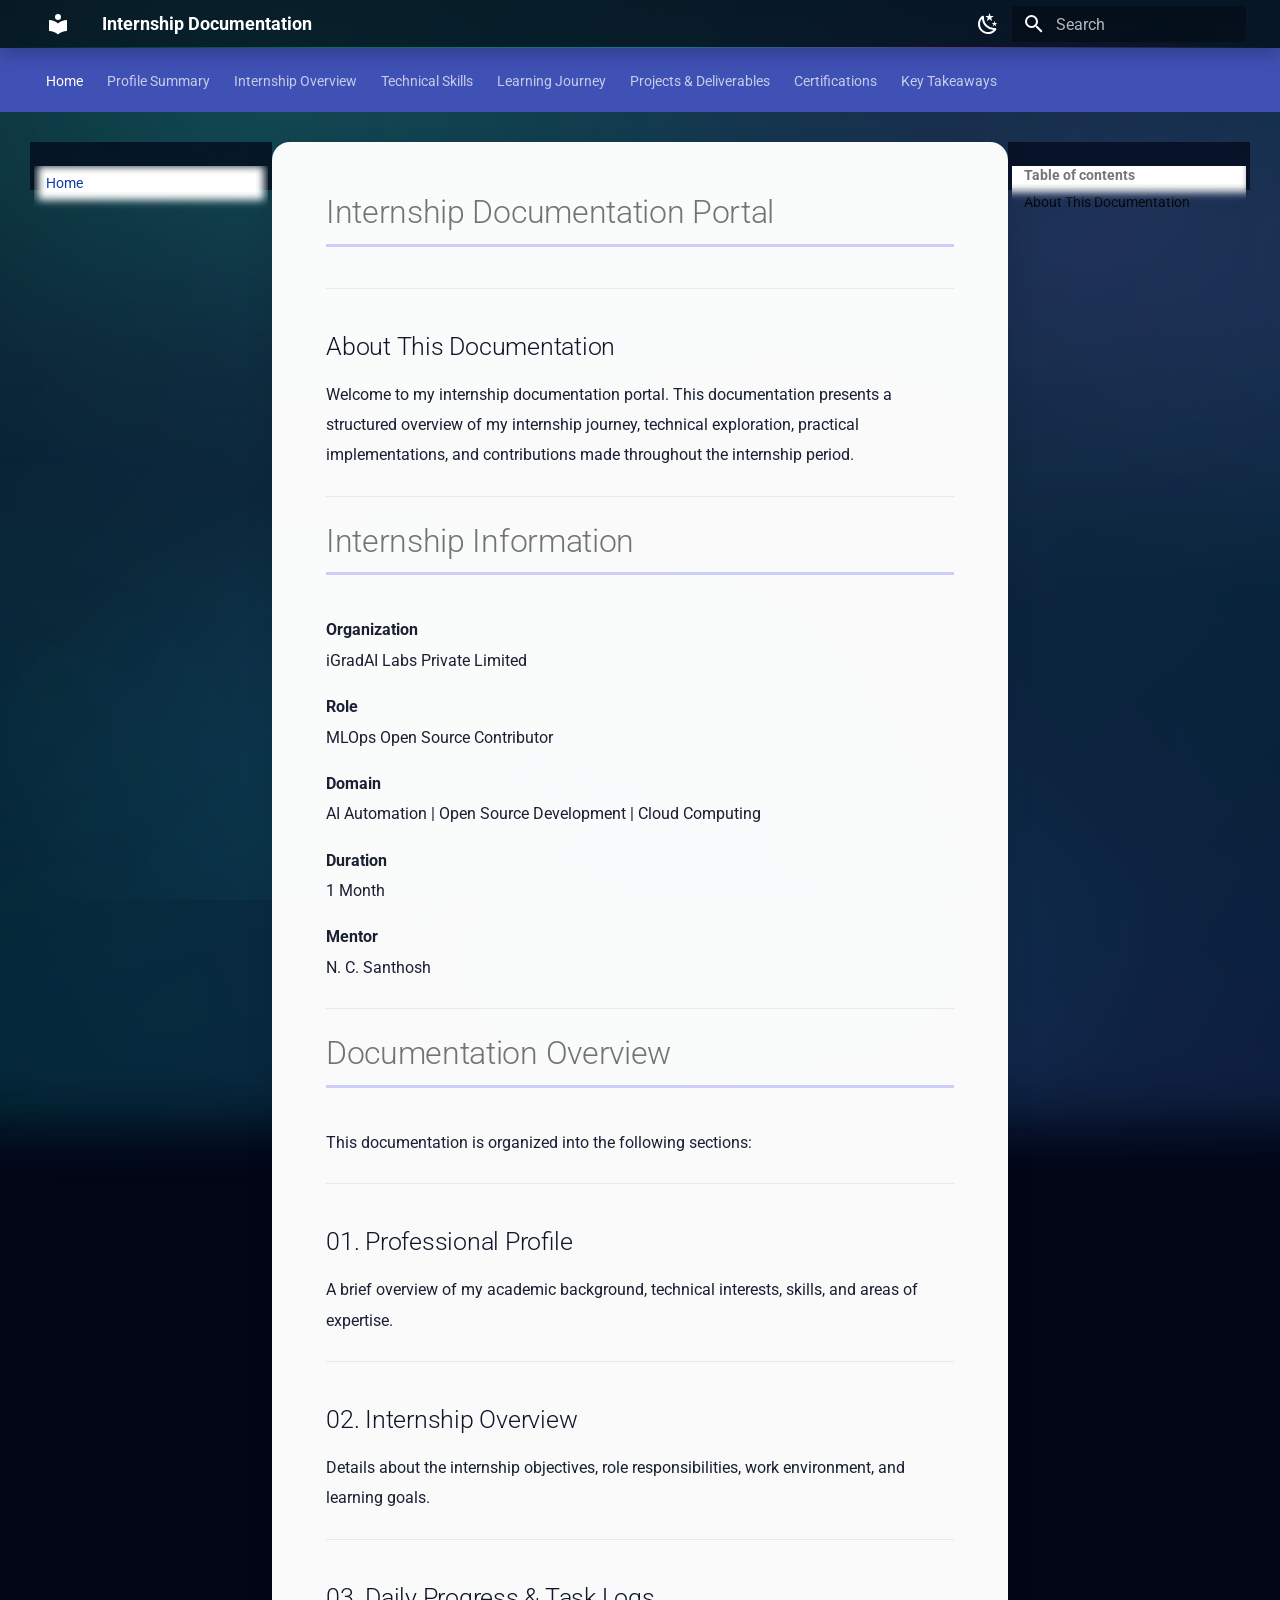
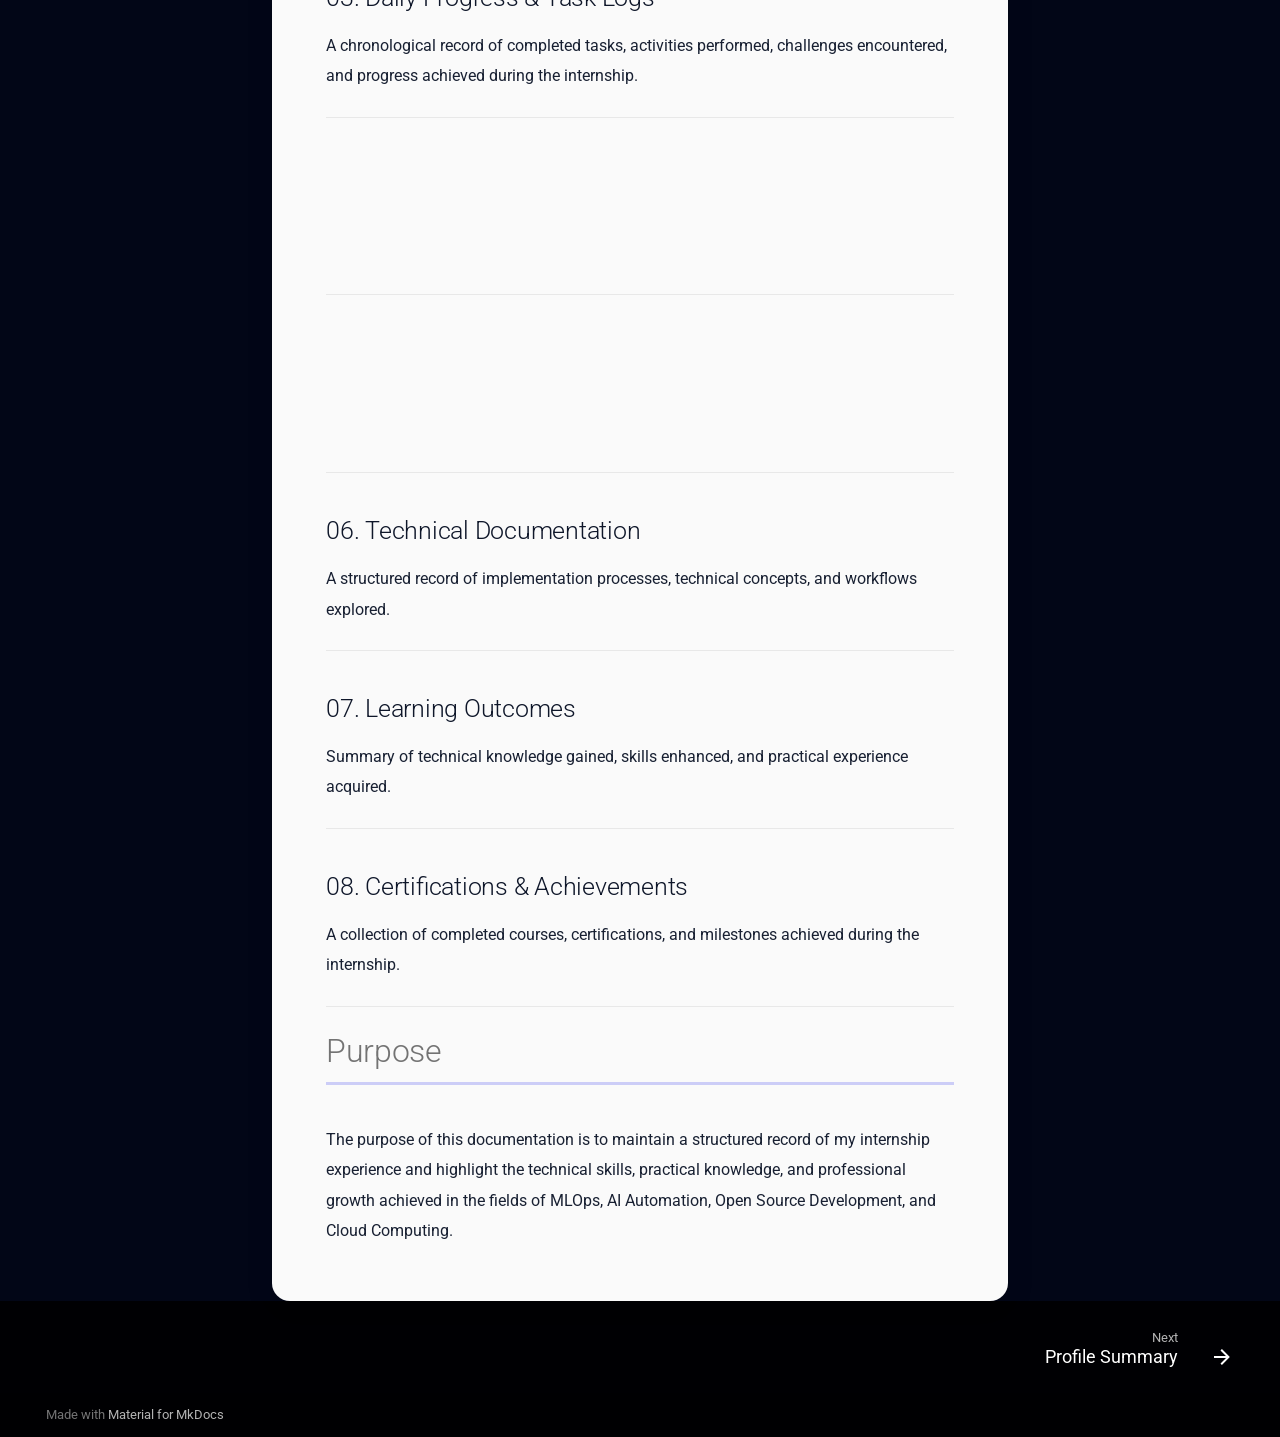
<file: index.html>
<!doctype html>
<html lang="en" class="no-js">
  <head>
    
      <meta charset="utf-8">
      <meta name="viewport" content="width=device-width,initial-scale=1">
      
        <meta name="description" content="Technical Documentation of My Internship at iGradAI Labs Private Limited">
      
      
        <meta name="author" content="Inisha S">
      
      
      
      
        <link rel="next" href="about/">
      
      
        
      
      
      <link rel="icon" href="assets/images/favicon.png">
      <meta name="generator" content="mkdocs-1.6.1, mkdocs-material-9.7.6">
    
    
      
        <title>Internship Documentation</title>
      
    
    
      <link rel="stylesheet" href="assets/stylesheets/main.484c7ddc.min.css">
      
        
        <link rel="stylesheet" href="assets/stylesheets/palette.ab4e12ef.min.css">
      
      


    
    
      
    
    
      
        
        
        <link rel="preconnect" href="https://fonts.gstatic.com" crossorigin>
        <link rel="stylesheet" href="https://fonts.googleapis.com/css?family=Roboto:300,300i,400,400i,700,700i%7CRoboto+Mono:400,400i,700,700i&display=fallback">
        <style>:root{--md-text-font:"Roboto";--md-code-font:"Roboto Mono"}</style>
      
    
    
      <link rel="stylesheet" href="stylesheets/extra.css">
    
    <script>__md_scope=new URL(".",location),__md_hash=e=>[...e].reduce(((e,_)=>(e<<5)-e+_.charCodeAt(0)),0),__md_get=(e,_=localStorage,t=__md_scope)=>JSON.parse(_.getItem(t.pathname+"."+e)),__md_set=(e,_,t=localStorage,a=__md_scope)=>{try{t.setItem(a.pathname+"."+e,JSON.stringify(_))}catch(e){}}</script>
    
      

    
    
  </head>
  
  
    
    
      
    
    
    
    
    <body dir="ltr" data-md-color-scheme="default" data-md-color-primary="indigo" data-md-color-accent="cyan">
  
    
    <input class="md-toggle" data-md-toggle="drawer" type="checkbox" id="__drawer" autocomplete="off">
    <input class="md-toggle" data-md-toggle="search" type="checkbox" id="__search" autocomplete="off">
    <label class="md-overlay" for="__drawer"></label>
    <div data-md-component="skip">
      
        
        <a href="#internship-documentation-portal" class="md-skip">
          Skip to content
        </a>
      
    </div>
    <div data-md-component="announce">
      
    </div>
    
    
      

<header class="md-header" data-md-component="header">
  <nav class="md-header__inner md-grid" aria-label="Header">
    <a href="." title="Internship Documentation" class="md-header__button md-logo" aria-label="Internship Documentation" data-md-component="logo">
      
  
  <svg xmlns="http://www.w3.org/2000/svg" viewBox="0 0 24 24"><path d="M12 8a3 3 0 0 0 3-3 3 3 0 0 0-3-3 3 3 0 0 0-3 3 3 3 0 0 0 3 3m0 3.54C9.64 9.35 6.5 8 3 8v11c3.5 0 6.64 1.35 9 3.54 2.36-2.19 5.5-3.54 9-3.54V8c-3.5 0-6.64 1.35-9 3.54"/></svg>

    </a>
    <label class="md-header__button md-icon" for="__drawer">
      
      <svg xmlns="http://www.w3.org/2000/svg" viewBox="0 0 24 24"><path d="M3 6h18v2H3zm0 5h18v2H3zm0 5h18v2H3z"/></svg>
    </label>
    <div class="md-header__title" data-md-component="header-title">
      <div class="md-header__ellipsis">
        <div class="md-header__topic">
          <span class="md-ellipsis">
            Internship Documentation
          </span>
        </div>
        <div class="md-header__topic" data-md-component="header-topic">
          <span class="md-ellipsis">
            
              Home
            
          </span>
        </div>
      </div>
    </div>
    
      
        <form class="md-header__option" data-md-component="palette">
  
    
    
    
    <input class="md-option" data-md-color-media="" data-md-color-scheme="default" data-md-color-primary="indigo" data-md-color-accent="cyan"  aria-label="Switch to dark mode"  type="radio" name="__palette" id="__palette_0">
    
      <label class="md-header__button md-icon" title="Switch to dark mode" for="__palette_1" hidden>
        <svg xmlns="http://www.w3.org/2000/svg" viewBox="0 0 24 24"><path d="m17.75 4.09-2.53 1.94.91 3.06-2.63-1.81-2.63 1.81.91-3.06-2.53-1.94L12.44 4l1.06-3 1.06 3zm3.5 6.91-1.64 1.25.59 1.98-1.7-1.17-1.7 1.17.59-1.98L15.75 11l2.06-.05L18.5 9l.69 1.95zm-2.28 4.95c.83-.08 1.72 1.1 1.19 1.85-.32.45-.66.87-1.08 1.27C15.17 23 8.84 23 4.94 19.07c-3.91-3.9-3.91-10.24 0-14.14.4-.4.82-.76 1.27-1.08.75-.53 1.93.36 1.85 1.19-.27 2.86.69 5.83 2.89 8.02a9.96 9.96 0 0 0 8.02 2.89m-1.64 2.02a12.08 12.08 0 0 1-7.8-3.47c-2.17-2.19-3.33-5-3.49-7.82-2.81 3.14-2.7 7.96.31 10.98 3.02 3.01 7.84 3.12 10.98.31"/></svg>
      </label>
    
  
    
    
    
    <input class="md-option" data-md-color-media="" data-md-color-scheme="slate" data-md-color-primary="indigo" data-md-color-accent="cyan"  aria-label="Switch to light mode"  type="radio" name="__palette" id="__palette_1">
    
      <label class="md-header__button md-icon" title="Switch to light mode" for="__palette_2" hidden>
        <svg xmlns="http://www.w3.org/2000/svg" viewBox="0 0 24 24"><path d="M12 7a5 5 0 0 1 5 5 5 5 0 0 1-5 5 5 5 0 0 1-5-5 5 5 0 0 1 5-5m0 2a3 3 0 0 0-3 3 3 3 0 0 0 3 3 3 3 0 0 0 3-3 3 3 0 0 0-3-3m0-7 2.39 3.42C13.65 5.15 12.84 5 12 5s-1.65.15-2.39.42zM3.34 7l4.16-.35A7.2 7.2 0 0 0 5.94 8.5c-.44.74-.69 1.5-.83 2.29zm.02 10 1.76-3.77a7.131 7.131 0 0 0 2.38 4.14zM20.65 7l-1.77 3.79a7.02 7.02 0 0 0-2.38-4.15zm-.01 10-4.14.36c.59-.51 1.12-1.14 1.54-1.86.42-.73.69-1.5.83-2.29zM12 22l-2.41-3.44c.74.27 1.55.44 2.41.44.82 0 1.63-.17 2.37-.44z"/></svg>
      </label>
    
  
    
    
    
    <input class="md-option" data-md-color-media="" data-md-color-scheme="slate" data-md-color-primary="blue" data-md-color-accent="indigo"  aria-label="Switch to light mode"  type="radio" name="__palette" id="__palette_2">
    
      <label class="md-header__button md-icon" title="Switch to light mode" for="__palette_0" hidden>
        <svg xmlns="http://www.w3.org/2000/svg" viewBox="0 0 24 24"><path d="M12 7a5 5 0 0 1 5 5 5 5 0 0 1-5 5 5 5 0 0 1-5-5 5 5 0 0 1 5-5m0 2a3 3 0 0 0-3 3 3 3 0 0 0 3 3 3 3 0 0 0 3-3 3 3 0 0 0-3-3m0-7 2.39 3.42C13.65 5.15 12.84 5 12 5s-1.65.15-2.39.42zM3.34 7l4.16-.35A7.2 7.2 0 0 0 5.94 8.5c-.44.74-.69 1.5-.83 2.29zm.02 10 1.76-3.77a7.131 7.131 0 0 0 2.38 4.14zM20.65 7l-1.77 3.79a7.02 7.02 0 0 0-2.38-4.15zm-.01 10-4.14.36c.59-.51 1.12-1.14 1.54-1.86.42-.73.69-1.5.83-2.29zM12 22l-2.41-3.44c.74.27 1.55.44 2.41.44.82 0 1.63-.17 2.37-.44z"/></svg>
      </label>
    
  
</form>
      
    
    
      <script>var palette=__md_get("__palette");if(palette&&palette.color){if("(prefers-color-scheme)"===palette.color.media){var media=matchMedia("(prefers-color-scheme: light)"),input=document.querySelector(media.matches?"[data-md-color-media='(prefers-color-scheme: light)']":"[data-md-color-media='(prefers-color-scheme: dark)']");palette.color.media=input.getAttribute("data-md-color-media"),palette.color.scheme=input.getAttribute("data-md-color-scheme"),palette.color.primary=input.getAttribute("data-md-color-primary"),palette.color.accent=input.getAttribute("data-md-color-accent")}for(var[key,value]of Object.entries(palette.color))document.body.setAttribute("data-md-color-"+key,value)}</script>
    
    
    
      
      
        <label class="md-header__button md-icon" for="__search">
          
          <svg xmlns="http://www.w3.org/2000/svg" viewBox="0 0 24 24"><path d="M9.5 3A6.5 6.5 0 0 1 16 9.5c0 1.61-.59 3.09-1.56 4.23l.27.27h.79l5 5-1.5 1.5-5-5v-.79l-.27-.27A6.52 6.52 0 0 1 9.5 16 6.5 6.5 0 0 1 3 9.5 6.5 6.5 0 0 1 9.5 3m0 2C7 5 5 7 5 9.5S7 14 9.5 14 14 12 14 9.5 12 5 9.5 5"/></svg>
        </label>
        <div class="md-search" data-md-component="search" role="dialog">
  <label class="md-search__overlay" for="__search"></label>
  <div class="md-search__inner" role="search">
    <form class="md-search__form" name="search">
      <input type="text" class="md-search__input" name="query" aria-label="Search" placeholder="Search" autocapitalize="off" autocorrect="off" autocomplete="off" spellcheck="false" data-md-component="search-query" required>
      <label class="md-search__icon md-icon" for="__search">
        
        <svg xmlns="http://www.w3.org/2000/svg" viewBox="0 0 24 24"><path d="M9.5 3A6.5 6.5 0 0 1 16 9.5c0 1.61-.59 3.09-1.56 4.23l.27.27h.79l5 5-1.5 1.5-5-5v-.79l-.27-.27A6.52 6.52 0 0 1 9.5 16 6.5 6.5 0 0 1 3 9.5 6.5 6.5 0 0 1 9.5 3m0 2C7 5 5 7 5 9.5S7 14 9.5 14 14 12 14 9.5 12 5 9.5 5"/></svg>
        
        <svg xmlns="http://www.w3.org/2000/svg" viewBox="0 0 24 24"><path d="M20 11v2H8l5.5 5.5-1.42 1.42L4.16 12l7.92-7.92L13.5 5.5 8 11z"/></svg>
      </label>
      <nav class="md-search__options" aria-label="Search">
        
          <a href="javascript:void(0)" class="md-search__icon md-icon" title="Share" aria-label="Share" data-clipboard data-clipboard-text="" data-md-component="search-share" tabindex="-1">
            
            <svg xmlns="http://www.w3.org/2000/svg" viewBox="0 0 24 24"><path d="M18 16.08c-.76 0-1.44.3-1.96.77L8.91 12.7c.05-.23.09-.46.09-.7s-.04-.47-.09-.7l7.05-4.11c.54.5 1.25.81 2.04.81a3 3 0 0 0 3-3 3 3 0 0 0-3-3 3 3 0 0 0-3 3c0 .24.04.47.09.7L8.04 9.81C7.5 9.31 6.79 9 6 9a3 3 0 0 0-3 3 3 3 0 0 0 3 3c.79 0 1.5-.31 2.04-.81l7.12 4.15c-.05.21-.08.43-.08.66 0 1.61 1.31 2.91 2.92 2.91s2.92-1.3 2.92-2.91A2.92 2.92 0 0 0 18 16.08"/></svg>
          </a>
        
        <button type="reset" class="md-search__icon md-icon" title="Clear" aria-label="Clear" tabindex="-1">
          
          <svg xmlns="http://www.w3.org/2000/svg" viewBox="0 0 24 24"><path d="M19 6.41 17.59 5 12 10.59 6.41 5 5 6.41 10.59 12 5 17.59 6.41 19 12 13.41 17.59 19 19 17.59 13.41 12z"/></svg>
        </button>
      </nav>
      
    </form>
    <div class="md-search__output">
      <div class="md-search__scrollwrap" tabindex="0" data-md-scrollfix>
        <div class="md-search-result" data-md-component="search-result">
          <div class="md-search-result__meta">
            Initializing search
          </div>
          <ol class="md-search-result__list" role="presentation"></ol>
        </div>
      </div>
    </div>
  </div>
</div>
      
    
    
  </nav>
  
</header>
    
    <div class="md-container" data-md-component="container">
      
      
        
          
            
<nav class="md-tabs" aria-label="Tabs" data-md-component="tabs">
  <div class="md-grid">
    <ul class="md-tabs__list">
      
        
  
  
  
    
  
  
    <li class="md-tabs__item md-tabs__item--active">
      <a href="." class="md-tabs__link">
        
  
  
    
  
  Home

      </a>
    </li>
  

      
        
  
  
  
  
    <li class="md-tabs__item">
      <a href="about/" class="md-tabs__link">
        
  
  
    
  
  Profile Summary

      </a>
    </li>
  

      
        
  
  
  
  
    <li class="md-tabs__item">
      <a href="internship-overview/" class="md-tabs__link">
        
  
  
    
  
  Internship Overview

      </a>
    </li>
  

      
        
  
  
  
  
    <li class="md-tabs__item">
      <a href="technical-skills/" class="md-tabs__link">
        
  
  
    
  
  Technical Skills

      </a>
    </li>
  

      
        
  
  
  
  
    <li class="md-tabs__item">
      <a href="learning-journey/" class="md-tabs__link">
        
  
  
    
  
  Learning Journey

      </a>
    </li>
  

      
        
  
  
  
  
    <li class="md-tabs__item">
      <a href="projects-deliverables/" class="md-tabs__link">
        
  
  
    
  
  Projects & Deliverables

      </a>
    </li>
  

      
        
  
  
  
  
    <li class="md-tabs__item">
      <a href="certifications/" class="md-tabs__link">
        
  
  
    
  
  Certifications

      </a>
    </li>
  

      
        
  
  
  
  
    <li class="md-tabs__item">
      <a href="conclusion/" class="md-tabs__link">
        
  
  
    
  
  Key Takeaways

      </a>
    </li>
  

      
    </ul>
  </div>
</nav>
          
        
      
      <main class="md-main" data-md-component="main">
        <div class="md-main__inner md-grid">
          
            
              
              <div class="md-sidebar md-sidebar--primary" data-md-component="sidebar" data-md-type="navigation" >
                <div class="md-sidebar__scrollwrap">
                  <div class="md-sidebar__inner">
                    


  


<nav class="md-nav md-nav--primary md-nav--lifted" aria-label="Navigation" data-md-level="0">
  <label class="md-nav__title" for="__drawer">
    <a href="." title="Internship Documentation" class="md-nav__button md-logo" aria-label="Internship Documentation" data-md-component="logo">
      
  
  <svg xmlns="http://www.w3.org/2000/svg" viewBox="0 0 24 24"><path d="M12 8a3 3 0 0 0 3-3 3 3 0 0 0-3-3 3 3 0 0 0-3 3 3 3 0 0 0 3 3m0 3.54C9.64 9.35 6.5 8 3 8v11c3.5 0 6.64 1.35 9 3.54 2.36-2.19 5.5-3.54 9-3.54V8c-3.5 0-6.64 1.35-9 3.54"/></svg>

    </a>
    Internship Documentation
  </label>
  
  <ul class="md-nav__list" data-md-scrollfix>
    
      
      
  
  
    
  
  
  
    <li class="md-nav__item md-nav__item--active">
      
      <input class="md-nav__toggle md-toggle" type="checkbox" id="__toc">
      
      
        
      
      
        <label class="md-nav__link md-nav__link--active" for="__toc">
          
  
  
  <span class="md-ellipsis">
    
  
    Home
  

    
  </span>
  
  

          <span class="md-nav__icon md-icon"></span>
        </label>
      
      <a href="." class="md-nav__link md-nav__link--active">
        
  
  
  <span class="md-ellipsis">
    
  
    Home
  

    
  </span>
  
  

      </a>
      
        

<nav class="md-nav md-nav--secondary" aria-label="Table of contents">
  
  
  
    
  
  
    <label class="md-nav__title" for="__toc">
      <span class="md-nav__icon md-icon"></span>
      Table of contents
    </label>
    <ul class="md-nav__list" data-md-component="toc" data-md-scrollfix>
      
        <li class="md-nav__item">
  <a href="#about-this-documentation" class="md-nav__link">
    <span class="md-ellipsis">
      
        About This Documentation
      
    </span>
  </a>
  
</li>
      
    </ul>
  
</nav>
      
    </li>
  

    
      
      
  
  
  
  
    <li class="md-nav__item">
      <a href="about/" class="md-nav__link">
        
  
  
  <span class="md-ellipsis">
    
  
    Profile Summary
  

    
  </span>
  
  

      </a>
    </li>
  

    
      
      
  
  
  
  
    <li class="md-nav__item">
      <a href="internship-overview/" class="md-nav__link">
        
  
  
  <span class="md-ellipsis">
    
  
    Internship Overview
  

    
  </span>
  
  

      </a>
    </li>
  

    
      
      
  
  
  
  
    <li class="md-nav__item">
      <a href="technical-skills/" class="md-nav__link">
        
  
  
  <span class="md-ellipsis">
    
  
    Technical Skills
  

    
  </span>
  
  

      </a>
    </li>
  

    
      
      
  
  
  
  
    <li class="md-nav__item">
      <a href="learning-journey/" class="md-nav__link">
        
  
  
  <span class="md-ellipsis">
    
  
    Learning Journey
  

    
  </span>
  
  

      </a>
    </li>
  

    
      
      
  
  
  
  
    <li class="md-nav__item">
      <a href="projects-deliverables/" class="md-nav__link">
        
  
  
  <span class="md-ellipsis">
    
  
    Projects & Deliverables
  

    
  </span>
  
  

      </a>
    </li>
  

    
      
      
  
  
  
  
    <li class="md-nav__item">
      <a href="certifications/" class="md-nav__link">
        
  
  
  <span class="md-ellipsis">
    
  
    Certifications
  

    
  </span>
  
  

      </a>
    </li>
  

    
      
      
  
  
  
  
    <li class="md-nav__item">
      <a href="conclusion/" class="md-nav__link">
        
  
  
  <span class="md-ellipsis">
    
  
    Key Takeaways
  

    
  </span>
  
  

      </a>
    </li>
  

    
  </ul>
</nav>
                  </div>
                </div>
              </div>
            
            
              
              <div class="md-sidebar md-sidebar--secondary" data-md-component="sidebar" data-md-type="toc" >
                <div class="md-sidebar__scrollwrap">
                  <div class="md-sidebar__inner">
                    

<nav class="md-nav md-nav--secondary" aria-label="Table of contents">
  
  
  
    
  
  
    <label class="md-nav__title" for="__toc">
      <span class="md-nav__icon md-icon"></span>
      Table of contents
    </label>
    <ul class="md-nav__list" data-md-component="toc" data-md-scrollfix>
      
        <li class="md-nav__item">
  <a href="#about-this-documentation" class="md-nav__link">
    <span class="md-ellipsis">
      
        About This Documentation
      
    </span>
  </a>
  
</li>
      
    </ul>
  
</nav>
                  </div>
                </div>
              </div>
            
          
          
            <div class="md-content" data-md-component="content">
              
              <article class="md-content__inner md-typeset">
                
                  



<h1 id="internship-documentation-portal">Internship Documentation Portal</h1>
<hr />
<h2 id="about-this-documentation">About This Documentation</h2>
<p>Welcome to my internship documentation portal. This documentation presents a structured overview of my internship journey, technical exploration, practical implementations, and contributions made throughout the internship period.</p>
<hr />
<h1 id="internship-information">Internship Information</h1>
<p><strong>Organization</strong><br />
iGradAI Labs Private Limited  </p>
<p><strong>Role</strong><br />
MLOps Open Source Contributor  </p>
<p><strong>Domain</strong><br />
AI Automation | Open Source Development | Cloud Computing  </p>
<p><strong>Duration</strong><br />
1 Month  </p>
<p><strong>Mentor</strong><br />
N. C. Santhosh  </p>
<hr />
<h1 id="documentation-overview">Documentation Overview</h1>
<p>This documentation is organized into the following sections:</p>
<hr />
<h2 id="01-professional-profile">01. Professional Profile</h2>
<p>A brief overview of my academic background, technical interests, skills, and areas of expertise.</p>
<hr />
<h2 id="02-internship-overview">02. Internship Overview</h2>
<p>Details about the internship objectives, role responsibilities, work environment, and learning goals.</p>
<hr />
<h2 id="03-daily-progress-task-logs">03. Daily Progress &amp; Task Logs</h2>
<p>A chronological record of completed tasks, activities performed, challenges encountered, and progress achieved during the internship.</p>
<hr />
<h2 id="04-technologies-tools-explored">04. Technologies &amp; Tools Explored</h2>
<p>Documentation of the tools, platforms, and technologies used for learning and implementation.</p>
<hr />
<h2 id="05-projects-practical-implementations">05. Projects &amp; Practical Implementations</h2>
<p>Details of projects developed, workflows created, and technical contributions made during the internship.</p>
<hr />
<h2 id="06-technical-documentation">06. Technical Documentation</h2>
<p>A structured record of implementation processes, technical concepts, and workflows explored.</p>
<hr />
<h2 id="07-learning-outcomes">07. Learning Outcomes</h2>
<p>Summary of technical knowledge gained, skills enhanced, and practical experience acquired.</p>
<hr />
<h2 id="08-certifications-achievements">08. Certifications &amp; Achievements</h2>
<p>A collection of completed courses, certifications, and milestones achieved during the internship.</p>
<hr />
<h1 id="purpose">Purpose</h1>
<p>The purpose of this documentation is to maintain a structured record of my internship experience and highlight the technical skills, practical knowledge, and professional growth achieved in the fields of MLOps, AI Automation, Open Source Development, and Cloud Computing.</p>












                
              </article>
            </div>
          
          
<script>var target=document.getElementById(location.hash.slice(1));target&&target.name&&(target.checked=target.name.startsWith("__tabbed_"))</script>
        </div>
        
          <button type="button" class="md-top md-icon" data-md-component="top" hidden>
  
  <svg xmlns="http://www.w3.org/2000/svg" viewBox="0 0 24 24"><path d="M13 20h-2V8l-5.5 5.5-1.42-1.42L12 4.16l7.92 7.92-1.42 1.42L13 8z"/></svg>
  Back to top
</button>
        
      </main>
      
        <footer class="md-footer">
  
    
      
      <nav class="md-footer__inner md-grid" aria-label="Footer" >
        
        
          
          <a href="about/" class="md-footer__link md-footer__link--next" aria-label="Next: Profile Summary">
            <div class="md-footer__title">
              <span class="md-footer__direction">
                Next
              </span>
              <div class="md-ellipsis">
                Profile Summary
              </div>
            </div>
            <div class="md-footer__button md-icon">
              
              <svg xmlns="http://www.w3.org/2000/svg" viewBox="0 0 24 24"><path d="M4 11v2h12l-5.5 5.5 1.42 1.42L19.84 12l-7.92-7.92L10.5 5.5 16 11z"/></svg>
            </div>
          </a>
        
      </nav>
    
  
  <div class="md-footer-meta md-typeset">
    <div class="md-footer-meta__inner md-grid">
      <div class="md-copyright">
  
  
    Made with
    <a href="https://squidfunk.github.io/mkdocs-material/" target="_blank" rel="noopener">
      Material for MkDocs
    </a>
  
</div>
      
    </div>
  </div>
</footer>
      
    </div>
    <div class="md-dialog" data-md-component="dialog">
      <div class="md-dialog__inner md-typeset"></div>
    </div>
    
    
    
      
      
      <script id="__config" type="application/json">{"annotate": null, "base": ".", "features": ["navigation.tabs", "navigation.top", "navigation.sections", "navigation.expand", "navigation.footer", "search.highlight", "search.share", "content.code.copy"], "search": "assets/javascripts/workers/search.2c215733.min.js", "tags": null, "translations": {"clipboard.copied": "Copied to clipboard", "clipboard.copy": "Copy to clipboard", "search.result.more.one": "1 more on this page", "search.result.more.other": "# more on this page", "search.result.none": "No matching documents", "search.result.one": "1 matching document", "search.result.other": "# matching documents", "search.result.placeholder": "Type to start searching", "search.result.term.missing": "Missing", "select.version": "Select version"}, "version": null}</script>
    
    
      <script src="assets/javascripts/bundle.79ae519e.min.js"></script>
      
        <script src="javascripts/extra.js"></script>
      
    
  </body>
</html>
</file>
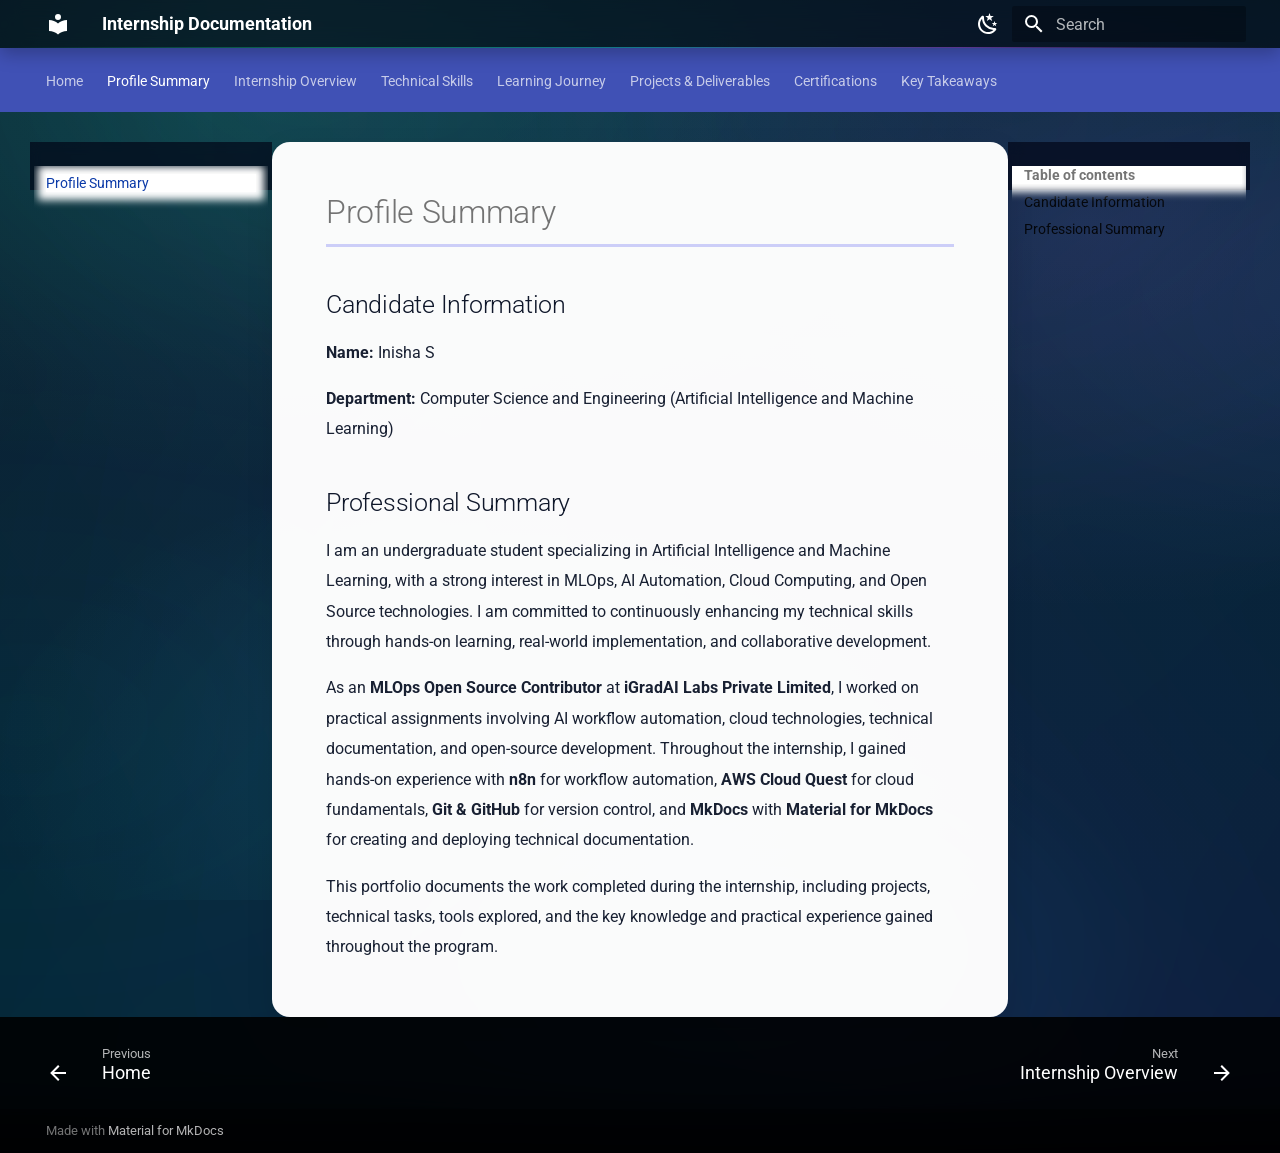
<file: about/index.html>
<!doctype html>
<html lang="en" class="no-js">
  <head>
    
      <meta charset="utf-8">
      <meta name="viewport" content="width=device-width,initial-scale=1">
      
        <meta name="description" content="Technical Documentation of My Internship at iGradAI Labs Private Limited">
      
      
        <meta name="author" content="Inisha S">
      
      
      
        <link rel="prev" href="..">
      
      
        <link rel="next" href="../internship-overview/">
      
      
        
      
      
      <link rel="icon" href="../assets/images/favicon.png">
      <meta name="generator" content="mkdocs-1.6.1, mkdocs-material-9.7.6">
    
    
      
        <title>Profile Summary - Internship Documentation</title>
      
    
    
      <link rel="stylesheet" href="../assets/stylesheets/main.484c7ddc.min.css">
      
        
        <link rel="stylesheet" href="../assets/stylesheets/palette.ab4e12ef.min.css">
      
      


    
    
      
    
    
      
        
        
        <link rel="preconnect" href="https://fonts.gstatic.com" crossorigin>
        <link rel="stylesheet" href="https://fonts.googleapis.com/css?family=Roboto:300,300i,400,400i,700,700i%7CRoboto+Mono:400,400i,700,700i&display=fallback">
        <style>:root{--md-text-font:"Roboto";--md-code-font:"Roboto Mono"}</style>
      
    
    
      <link rel="stylesheet" href="../stylesheets/extra.css">
    
    <script>__md_scope=new URL("..",location),__md_hash=e=>[...e].reduce(((e,_)=>(e<<5)-e+_.charCodeAt(0)),0),__md_get=(e,_=localStorage,t=__md_scope)=>JSON.parse(_.getItem(t.pathname+"."+e)),__md_set=(e,_,t=localStorage,a=__md_scope)=>{try{t.setItem(a.pathname+"."+e,JSON.stringify(_))}catch(e){}}</script>
    
      

    
    
  </head>
  
  
    
    
      
    
    
    
    
    <body dir="ltr" data-md-color-scheme="default" data-md-color-primary="indigo" data-md-color-accent="cyan">
  
    
    <input class="md-toggle" data-md-toggle="drawer" type="checkbox" id="__drawer" autocomplete="off">
    <input class="md-toggle" data-md-toggle="search" type="checkbox" id="__search" autocomplete="off">
    <label class="md-overlay" for="__drawer"></label>
    <div data-md-component="skip">
      
        
        <a href="#profile-summary" class="md-skip">
          Skip to content
        </a>
      
    </div>
    <div data-md-component="announce">
      
    </div>
    
    
      

<header class="md-header" data-md-component="header">
  <nav class="md-header__inner md-grid" aria-label="Header">
    <a href=".." title="Internship Documentation" class="md-header__button md-logo" aria-label="Internship Documentation" data-md-component="logo">
      
  
  <svg xmlns="http://www.w3.org/2000/svg" viewBox="0 0 24 24"><path d="M12 8a3 3 0 0 0 3-3 3 3 0 0 0-3-3 3 3 0 0 0-3 3 3 3 0 0 0 3 3m0 3.54C9.64 9.35 6.5 8 3 8v11c3.5 0 6.64 1.35 9 3.54 2.36-2.19 5.5-3.54 9-3.54V8c-3.5 0-6.64 1.35-9 3.54"/></svg>

    </a>
    <label class="md-header__button md-icon" for="__drawer">
      
      <svg xmlns="http://www.w3.org/2000/svg" viewBox="0 0 24 24"><path d="M3 6h18v2H3zm0 5h18v2H3zm0 5h18v2H3z"/></svg>
    </label>
    <div class="md-header__title" data-md-component="header-title">
      <div class="md-header__ellipsis">
        <div class="md-header__topic">
          <span class="md-ellipsis">
            Internship Documentation
          </span>
        </div>
        <div class="md-header__topic" data-md-component="header-topic">
          <span class="md-ellipsis">
            
              Profile Summary
            
          </span>
        </div>
      </div>
    </div>
    
      
        <form class="md-header__option" data-md-component="palette">
  
    
    
    
    <input class="md-option" data-md-color-media="" data-md-color-scheme="default" data-md-color-primary="indigo" data-md-color-accent="cyan"  aria-label="Switch to dark mode"  type="radio" name="__palette" id="__palette_0">
    
      <label class="md-header__button md-icon" title="Switch to dark mode" for="__palette_1" hidden>
        <svg xmlns="http://www.w3.org/2000/svg" viewBox="0 0 24 24"><path d="m17.75 4.09-2.53 1.94.91 3.06-2.63-1.81-2.63 1.81.91-3.06-2.53-1.94L12.44 4l1.06-3 1.06 3zm3.5 6.91-1.64 1.25.59 1.98-1.7-1.17-1.7 1.17.59-1.98L15.75 11l2.06-.05L18.5 9l.69 1.95zm-2.28 4.95c.83-.08 1.72 1.1 1.19 1.85-.32.45-.66.87-1.08 1.27C15.17 23 8.84 23 4.94 19.07c-3.91-3.9-3.91-10.24 0-14.14.4-.4.82-.76 1.27-1.08.75-.53 1.93.36 1.85 1.19-.27 2.86.69 5.83 2.89 8.02a9.96 9.96 0 0 0 8.02 2.89m-1.64 2.02a12.08 12.08 0 0 1-7.8-3.47c-2.17-2.19-3.33-5-3.49-7.82-2.81 3.14-2.7 7.96.31 10.98 3.02 3.01 7.84 3.12 10.98.31"/></svg>
      </label>
    
  
    
    
    
    <input class="md-option" data-md-color-media="" data-md-color-scheme="slate" data-md-color-primary="indigo" data-md-color-accent="cyan"  aria-label="Switch to light mode"  type="radio" name="__palette" id="__palette_1">
    
      <label class="md-header__button md-icon" title="Switch to light mode" for="__palette_2" hidden>
        <svg xmlns="http://www.w3.org/2000/svg" viewBox="0 0 24 24"><path d="M12 7a5 5 0 0 1 5 5 5 5 0 0 1-5 5 5 5 0 0 1-5-5 5 5 0 0 1 5-5m0 2a3 3 0 0 0-3 3 3 3 0 0 0 3 3 3 3 0 0 0 3-3 3 3 0 0 0-3-3m0-7 2.39 3.42C13.65 5.15 12.84 5 12 5s-1.65.15-2.39.42zM3.34 7l4.16-.35A7.2 7.2 0 0 0 5.94 8.5c-.44.74-.69 1.5-.83 2.29zm.02 10 1.76-3.77a7.131 7.131 0 0 0 2.38 4.14zM20.65 7l-1.77 3.79a7.02 7.02 0 0 0-2.38-4.15zm-.01 10-4.14.36c.59-.51 1.12-1.14 1.54-1.86.42-.73.69-1.5.83-2.29zM12 22l-2.41-3.44c.74.27 1.55.44 2.41.44.82 0 1.63-.17 2.37-.44z"/></svg>
      </label>
    
  
    
    
    
    <input class="md-option" data-md-color-media="" data-md-color-scheme="slate" data-md-color-primary="blue" data-md-color-accent="indigo"  aria-label="Switch to light mode"  type="radio" name="__palette" id="__palette_2">
    
      <label class="md-header__button md-icon" title="Switch to light mode" for="__palette_0" hidden>
        <svg xmlns="http://www.w3.org/2000/svg" viewBox="0 0 24 24"><path d="M12 7a5 5 0 0 1 5 5 5 5 0 0 1-5 5 5 5 0 0 1-5-5 5 5 0 0 1 5-5m0 2a3 3 0 0 0-3 3 3 3 0 0 0 3 3 3 3 0 0 0 3-3 3 3 0 0 0-3-3m0-7 2.39 3.42C13.65 5.15 12.84 5 12 5s-1.65.15-2.39.42zM3.34 7l4.16-.35A7.2 7.2 0 0 0 5.94 8.5c-.44.74-.69 1.5-.83 2.29zm.02 10 1.76-3.77a7.131 7.131 0 0 0 2.38 4.14zM20.65 7l-1.77 3.79a7.02 7.02 0 0 0-2.38-4.15zm-.01 10-4.14.36c.59-.51 1.12-1.14 1.54-1.86.42-.73.69-1.5.83-2.29zM12 22l-2.41-3.44c.74.27 1.55.44 2.41.44.82 0 1.63-.17 2.37-.44z"/></svg>
      </label>
    
  
</form>
      
    
    
      <script>var palette=__md_get("__palette");if(palette&&palette.color){if("(prefers-color-scheme)"===palette.color.media){var media=matchMedia("(prefers-color-scheme: light)"),input=document.querySelector(media.matches?"[data-md-color-media='(prefers-color-scheme: light)']":"[data-md-color-media='(prefers-color-scheme: dark)']");palette.color.media=input.getAttribute("data-md-color-media"),palette.color.scheme=input.getAttribute("data-md-color-scheme"),palette.color.primary=input.getAttribute("data-md-color-primary"),palette.color.accent=input.getAttribute("data-md-color-accent")}for(var[key,value]of Object.entries(palette.color))document.body.setAttribute("data-md-color-"+key,value)}</script>
    
    
    
      
      
        <label class="md-header__button md-icon" for="__search">
          
          <svg xmlns="http://www.w3.org/2000/svg" viewBox="0 0 24 24"><path d="M9.5 3A6.5 6.5 0 0 1 16 9.5c0 1.61-.59 3.09-1.56 4.23l.27.27h.79l5 5-1.5 1.5-5-5v-.79l-.27-.27A6.52 6.52 0 0 1 9.5 16 6.5 6.5 0 0 1 3 9.5 6.5 6.5 0 0 1 9.5 3m0 2C7 5 5 7 5 9.5S7 14 9.5 14 14 12 14 9.5 12 5 9.5 5"/></svg>
        </label>
        <div class="md-search" data-md-component="search" role="dialog">
  <label class="md-search__overlay" for="__search"></label>
  <div class="md-search__inner" role="search">
    <form class="md-search__form" name="search">
      <input type="text" class="md-search__input" name="query" aria-label="Search" placeholder="Search" autocapitalize="off" autocorrect="off" autocomplete="off" spellcheck="false" data-md-component="search-query" required>
      <label class="md-search__icon md-icon" for="__search">
        
        <svg xmlns="http://www.w3.org/2000/svg" viewBox="0 0 24 24"><path d="M9.5 3A6.5 6.5 0 0 1 16 9.5c0 1.61-.59 3.09-1.56 4.23l.27.27h.79l5 5-1.5 1.5-5-5v-.79l-.27-.27A6.52 6.52 0 0 1 9.5 16 6.5 6.5 0 0 1 3 9.5 6.5 6.5 0 0 1 9.5 3m0 2C7 5 5 7 5 9.5S7 14 9.5 14 14 12 14 9.5 12 5 9.5 5"/></svg>
        
        <svg xmlns="http://www.w3.org/2000/svg" viewBox="0 0 24 24"><path d="M20 11v2H8l5.5 5.5-1.42 1.42L4.16 12l7.92-7.92L13.5 5.5 8 11z"/></svg>
      </label>
      <nav class="md-search__options" aria-label="Search">
        
          <a href="javascript:void(0)" class="md-search__icon md-icon" title="Share" aria-label="Share" data-clipboard data-clipboard-text="" data-md-component="search-share" tabindex="-1">
            
            <svg xmlns="http://www.w3.org/2000/svg" viewBox="0 0 24 24"><path d="M18 16.08c-.76 0-1.44.3-1.96.77L8.91 12.7c.05-.23.09-.46.09-.7s-.04-.47-.09-.7l7.05-4.11c.54.5 1.25.81 2.04.81a3 3 0 0 0 3-3 3 3 0 0 0-3-3 3 3 0 0 0-3 3c0 .24.04.47.09.7L8.04 9.81C7.5 9.31 6.79 9 6 9a3 3 0 0 0-3 3 3 3 0 0 0 3 3c.79 0 1.5-.31 2.04-.81l7.12 4.15c-.05.21-.08.43-.08.66 0 1.61 1.31 2.91 2.92 2.91s2.92-1.3 2.92-2.91A2.92 2.92 0 0 0 18 16.08"/></svg>
          </a>
        
        <button type="reset" class="md-search__icon md-icon" title="Clear" aria-label="Clear" tabindex="-1">
          
          <svg xmlns="http://www.w3.org/2000/svg" viewBox="0 0 24 24"><path d="M19 6.41 17.59 5 12 10.59 6.41 5 5 6.41 10.59 12 5 17.59 6.41 19 12 13.41 17.59 19 19 17.59 13.41 12z"/></svg>
        </button>
      </nav>
      
    </form>
    <div class="md-search__output">
      <div class="md-search__scrollwrap" tabindex="0" data-md-scrollfix>
        <div class="md-search-result" data-md-component="search-result">
          <div class="md-search-result__meta">
            Initializing search
          </div>
          <ol class="md-search-result__list" role="presentation"></ol>
        </div>
      </div>
    </div>
  </div>
</div>
      
    
    
  </nav>
  
</header>
    
    <div class="md-container" data-md-component="container">
      
      
        
          
            
<nav class="md-tabs" aria-label="Tabs" data-md-component="tabs">
  <div class="md-grid">
    <ul class="md-tabs__list">
      
        
  
  
  
  
    <li class="md-tabs__item">
      <a href=".." class="md-tabs__link">
        
  
  
    
  
  Home

      </a>
    </li>
  

      
        
  
  
  
    
  
  
    <li class="md-tabs__item md-tabs__item--active">
      <a href="./" class="md-tabs__link">
        
  
  
    
  
  Profile Summary

      </a>
    </li>
  

      
        
  
  
  
  
    <li class="md-tabs__item">
      <a href="../internship-overview/" class="md-tabs__link">
        
  
  
    
  
  Internship Overview

      </a>
    </li>
  

      
        
  
  
  
  
    <li class="md-tabs__item">
      <a href="../technical-skills/" class="md-tabs__link">
        
  
  
    
  
  Technical Skills

      </a>
    </li>
  

      
        
  
  
  
  
    <li class="md-tabs__item">
      <a href="../learning-journey/" class="md-tabs__link">
        
  
  
    
  
  Learning Journey

      </a>
    </li>
  

      
        
  
  
  
  
    <li class="md-tabs__item">
      <a href="../projects-deliverables/" class="md-tabs__link">
        
  
  
    
  
  Projects & Deliverables

      </a>
    </li>
  

      
        
  
  
  
  
    <li class="md-tabs__item">
      <a href="../certifications/" class="md-tabs__link">
        
  
  
    
  
  Certifications

      </a>
    </li>
  

      
        
  
  
  
  
    <li class="md-tabs__item">
      <a href="../conclusion/" class="md-tabs__link">
        
  
  
    
  
  Key Takeaways

      </a>
    </li>
  

      
    </ul>
  </div>
</nav>
          
        
      
      <main class="md-main" data-md-component="main">
        <div class="md-main__inner md-grid">
          
            
              
              <div class="md-sidebar md-sidebar--primary" data-md-component="sidebar" data-md-type="navigation" >
                <div class="md-sidebar__scrollwrap">
                  <div class="md-sidebar__inner">
                    


  


<nav class="md-nav md-nav--primary md-nav--lifted" aria-label="Navigation" data-md-level="0">
  <label class="md-nav__title" for="__drawer">
    <a href=".." title="Internship Documentation" class="md-nav__button md-logo" aria-label="Internship Documentation" data-md-component="logo">
      
  
  <svg xmlns="http://www.w3.org/2000/svg" viewBox="0 0 24 24"><path d="M12 8a3 3 0 0 0 3-3 3 3 0 0 0-3-3 3 3 0 0 0-3 3 3 3 0 0 0 3 3m0 3.54C9.64 9.35 6.5 8 3 8v11c3.5 0 6.64 1.35 9 3.54 2.36-2.19 5.5-3.54 9-3.54V8c-3.5 0-6.64 1.35-9 3.54"/></svg>

    </a>
    Internship Documentation
  </label>
  
  <ul class="md-nav__list" data-md-scrollfix>
    
      
      
  
  
  
  
    <li class="md-nav__item">
      <a href=".." class="md-nav__link">
        
  
  
  <span class="md-ellipsis">
    
  
    Home
  

    
  </span>
  
  

      </a>
    </li>
  

    
      
      
  
  
    
  
  
  
    <li class="md-nav__item md-nav__item--active">
      
      <input class="md-nav__toggle md-toggle" type="checkbox" id="__toc">
      
      
        
      
      
        <label class="md-nav__link md-nav__link--active" for="__toc">
          
  
  
  <span class="md-ellipsis">
    
  
    Profile Summary
  

    
  </span>
  
  

          <span class="md-nav__icon md-icon"></span>
        </label>
      
      <a href="./" class="md-nav__link md-nav__link--active">
        
  
  
  <span class="md-ellipsis">
    
  
    Profile Summary
  

    
  </span>
  
  

      </a>
      
        

<nav class="md-nav md-nav--secondary" aria-label="Table of contents">
  
  
  
    
  
  
    <label class="md-nav__title" for="__toc">
      <span class="md-nav__icon md-icon"></span>
      Table of contents
    </label>
    <ul class="md-nav__list" data-md-component="toc" data-md-scrollfix>
      
        <li class="md-nav__item">
  <a href="#candidate-information" class="md-nav__link">
    <span class="md-ellipsis">
      
        Candidate Information
      
    </span>
  </a>
  
</li>
      
        <li class="md-nav__item">
  <a href="#professional-summary" class="md-nav__link">
    <span class="md-ellipsis">
      
        Professional Summary
      
    </span>
  </a>
  
</li>
      
    </ul>
  
</nav>
      
    </li>
  

    
      
      
  
  
  
  
    <li class="md-nav__item">
      <a href="../internship-overview/" class="md-nav__link">
        
  
  
  <span class="md-ellipsis">
    
  
    Internship Overview
  

    
  </span>
  
  

      </a>
    </li>
  

    
      
      
  
  
  
  
    <li class="md-nav__item">
      <a href="../technical-skills/" class="md-nav__link">
        
  
  
  <span class="md-ellipsis">
    
  
    Technical Skills
  

    
  </span>
  
  

      </a>
    </li>
  

    
      
      
  
  
  
  
    <li class="md-nav__item">
      <a href="../learning-journey/" class="md-nav__link">
        
  
  
  <span class="md-ellipsis">
    
  
    Learning Journey
  

    
  </span>
  
  

      </a>
    </li>
  

    
      
      
  
  
  
  
    <li class="md-nav__item">
      <a href="../projects-deliverables/" class="md-nav__link">
        
  
  
  <span class="md-ellipsis">
    
  
    Projects & Deliverables
  

    
  </span>
  
  

      </a>
    </li>
  

    
      
      
  
  
  
  
    <li class="md-nav__item">
      <a href="../certifications/" class="md-nav__link">
        
  
  
  <span class="md-ellipsis">
    
  
    Certifications
  

    
  </span>
  
  

      </a>
    </li>
  

    
      
      
  
  
  
  
    <li class="md-nav__item">
      <a href="../conclusion/" class="md-nav__link">
        
  
  
  <span class="md-ellipsis">
    
  
    Key Takeaways
  

    
  </span>
  
  

      </a>
    </li>
  

    
  </ul>
</nav>
                  </div>
                </div>
              </div>
            
            
              
              <div class="md-sidebar md-sidebar--secondary" data-md-component="sidebar" data-md-type="toc" >
                <div class="md-sidebar__scrollwrap">
                  <div class="md-sidebar__inner">
                    

<nav class="md-nav md-nav--secondary" aria-label="Table of contents">
  
  
  
    
  
  
    <label class="md-nav__title" for="__toc">
      <span class="md-nav__icon md-icon"></span>
      Table of contents
    </label>
    <ul class="md-nav__list" data-md-component="toc" data-md-scrollfix>
      
        <li class="md-nav__item">
  <a href="#candidate-information" class="md-nav__link">
    <span class="md-ellipsis">
      
        Candidate Information
      
    </span>
  </a>
  
</li>
      
        <li class="md-nav__item">
  <a href="#professional-summary" class="md-nav__link">
    <span class="md-ellipsis">
      
        Professional Summary
      
    </span>
  </a>
  
</li>
      
    </ul>
  
</nav>
                  </div>
                </div>
              </div>
            
          
          
            <div class="md-content" data-md-component="content">
              
              <article class="md-content__inner md-typeset">
                
                  



<h1 id="profile-summary">Profile Summary</h1>
<h2 id="candidate-information">Candidate Information</h2>
<p><strong>Name:</strong> Inisha S</p>
<p><strong>Department:</strong> Computer Science and Engineering (Artificial Intelligence and Machine Learning)</p>
<h2 id="professional-summary">Professional Summary</h2>
<p>I am an undergraduate student specializing in Artificial Intelligence and Machine Learning, with a strong interest in MLOps, AI Automation, Cloud Computing, and Open Source technologies. I am committed to continuously enhancing my technical skills through hands-on learning, real-world implementation, and collaborative development.</p>
<p>As an <strong>MLOps Open Source Contributor</strong> at <strong>iGradAI Labs Private Limited</strong>, I worked on practical assignments involving AI workflow automation, cloud technologies, technical documentation, and open-source development. Throughout the internship, I gained hands-on experience with <strong>n8n</strong> for workflow automation, <strong>AWS Cloud Quest</strong> for cloud fundamentals, <strong>Git &amp; GitHub</strong> for version control, and <strong>MkDocs</strong> with <strong>Material for MkDocs</strong> for creating and deploying technical documentation.</p>
<p>This portfolio documents the work completed during the internship, including projects, technical tasks, tools explored, and the key knowledge and practical experience gained throughout the program.</p>












                
              </article>
            </div>
          
          
<script>var target=document.getElementById(location.hash.slice(1));target&&target.name&&(target.checked=target.name.startsWith("__tabbed_"))</script>
        </div>
        
          <button type="button" class="md-top md-icon" data-md-component="top" hidden>
  
  <svg xmlns="http://www.w3.org/2000/svg" viewBox="0 0 24 24"><path d="M13 20h-2V8l-5.5 5.5-1.42-1.42L12 4.16l7.92 7.92-1.42 1.42L13 8z"/></svg>
  Back to top
</button>
        
      </main>
      
        <footer class="md-footer">
  
    
      
      <nav class="md-footer__inner md-grid" aria-label="Footer" >
        
          
          <a href=".." class="md-footer__link md-footer__link--prev" aria-label="Previous: Home">
            <div class="md-footer__button md-icon">
              
              <svg xmlns="http://www.w3.org/2000/svg" viewBox="0 0 24 24"><path d="M20 11v2H8l5.5 5.5-1.42 1.42L4.16 12l7.92-7.92L13.5 5.5 8 11z"/></svg>
            </div>
            <div class="md-footer__title">
              <span class="md-footer__direction">
                Previous
              </span>
              <div class="md-ellipsis">
                Home
              </div>
            </div>
          </a>
        
        
          
          <a href="../internship-overview/" class="md-footer__link md-footer__link--next" aria-label="Next: Internship Overview">
            <div class="md-footer__title">
              <span class="md-footer__direction">
                Next
              </span>
              <div class="md-ellipsis">
                Internship Overview
              </div>
            </div>
            <div class="md-footer__button md-icon">
              
              <svg xmlns="http://www.w3.org/2000/svg" viewBox="0 0 24 24"><path d="M4 11v2h12l-5.5 5.5 1.42 1.42L19.84 12l-7.92-7.92L10.5 5.5 16 11z"/></svg>
            </div>
          </a>
        
      </nav>
    
  
  <div class="md-footer-meta md-typeset">
    <div class="md-footer-meta__inner md-grid">
      <div class="md-copyright">
  
  
    Made with
    <a href="https://squidfunk.github.io/mkdocs-material/" target="_blank" rel="noopener">
      Material for MkDocs
    </a>
  
</div>
      
    </div>
  </div>
</footer>
      
    </div>
    <div class="md-dialog" data-md-component="dialog">
      <div class="md-dialog__inner md-typeset"></div>
    </div>
    
    
    
      
      
      <script id="__config" type="application/json">{"annotate": null, "base": "..", "features": ["navigation.tabs", "navigation.top", "navigation.sections", "navigation.expand", "navigation.footer", "search.highlight", "search.share", "content.code.copy"], "search": "../assets/javascripts/workers/search.2c215733.min.js", "tags": null, "translations": {"clipboard.copied": "Copied to clipboard", "clipboard.copy": "Copy to clipboard", "search.result.more.one": "1 more on this page", "search.result.more.other": "# more on this page", "search.result.none": "No matching documents", "search.result.one": "1 matching document", "search.result.other": "# matching documents", "search.result.placeholder": "Type to start searching", "search.result.term.missing": "Missing", "select.version": "Select version"}, "version": null}</script>
    
    
      <script src="../assets/javascripts/bundle.79ae519e.min.js"></script>
      
        <script src="../javascripts/extra.js"></script>
      
    
  </body>
</html>
</file>
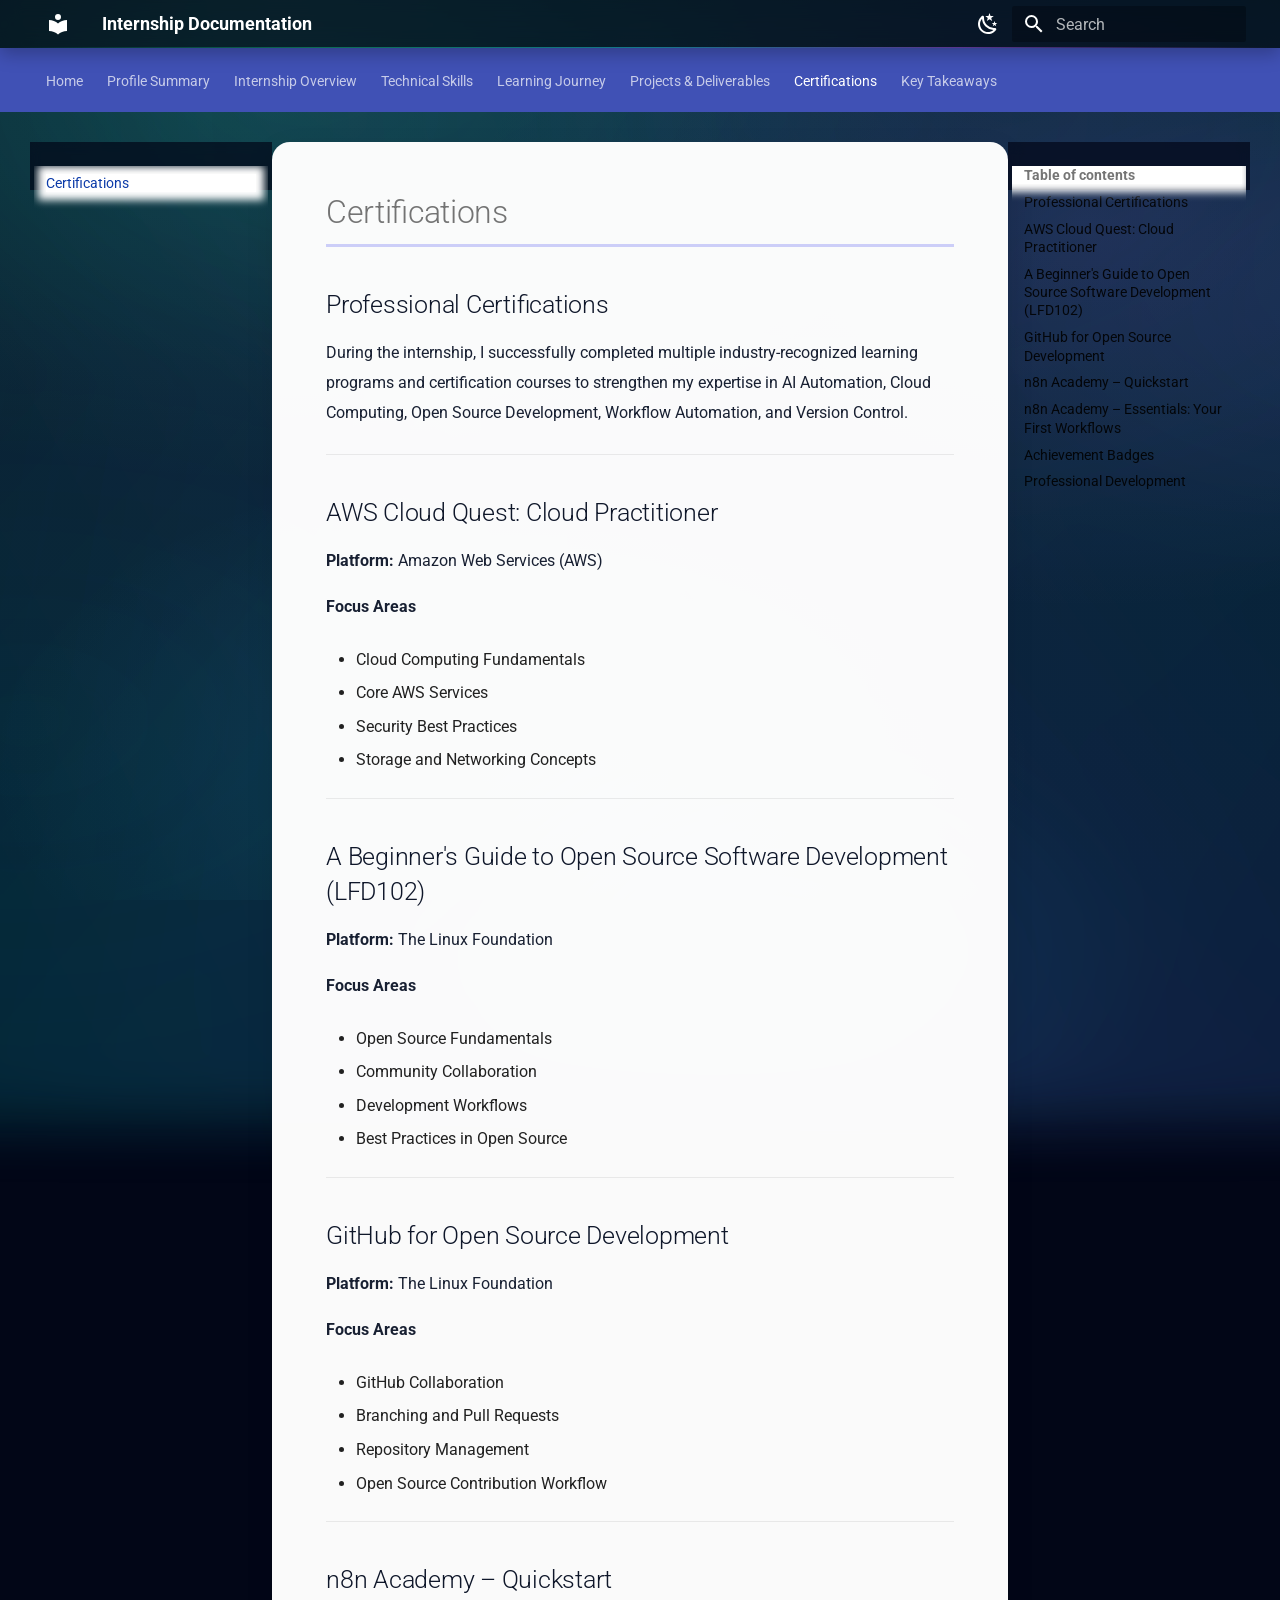
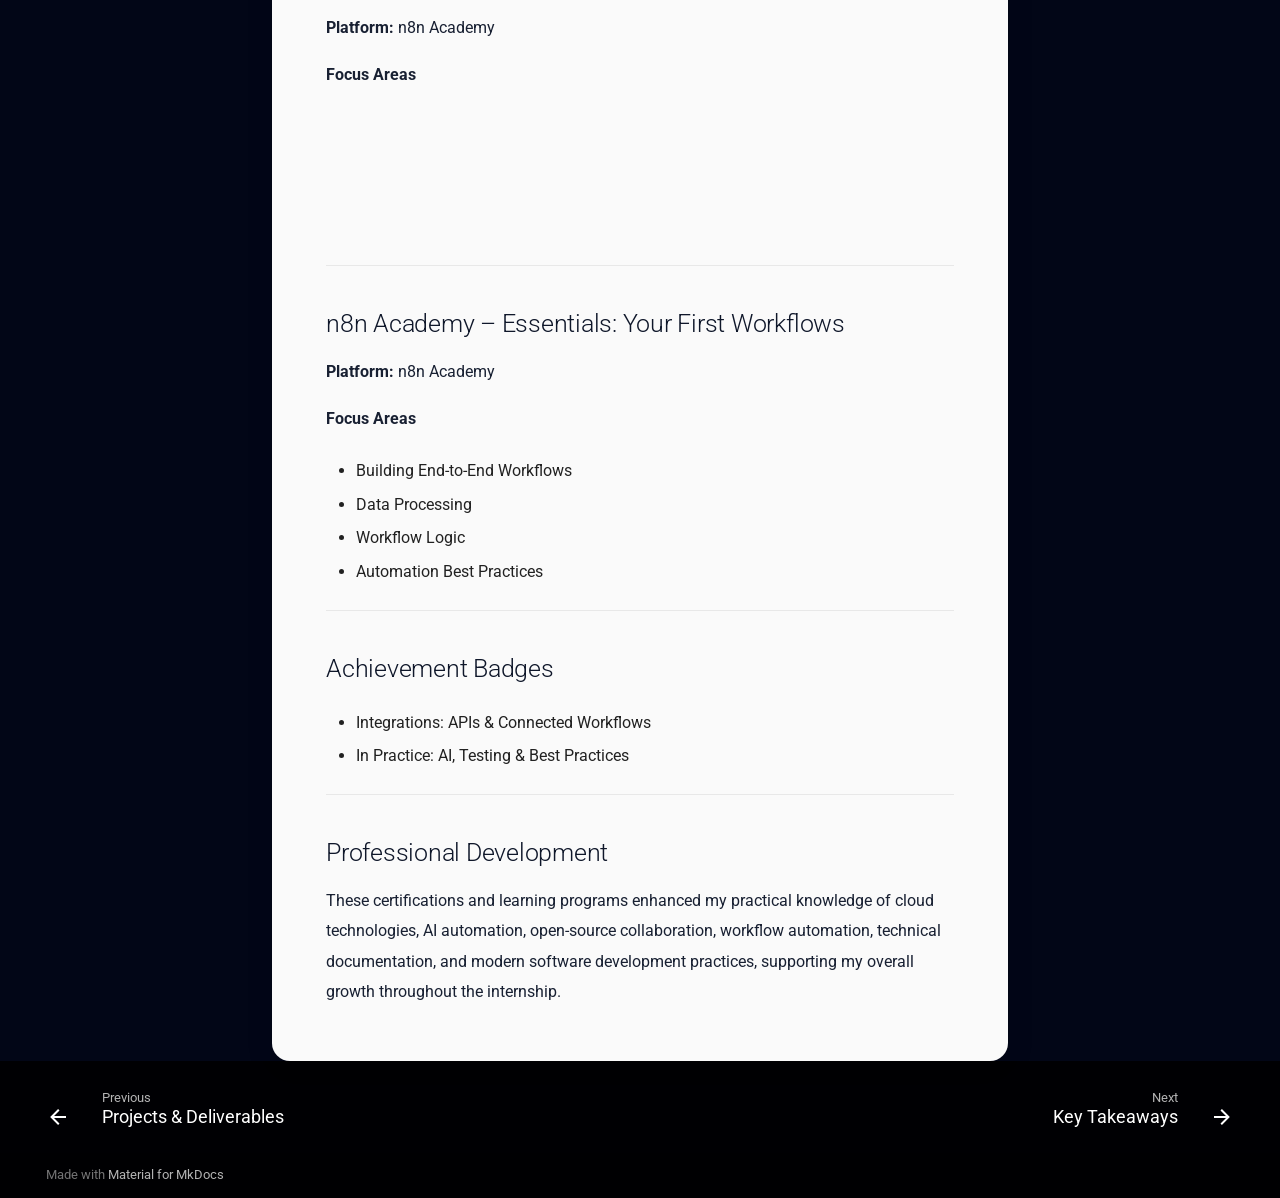
<file: certifications/index.html>
<!doctype html>
<html lang="en" class="no-js">
  <head>
    
      <meta charset="utf-8">
      <meta name="viewport" content="width=device-width,initial-scale=1">
      
        <meta name="description" content="Technical Documentation of My Internship at iGradAI Labs Private Limited">
      
      
        <meta name="author" content="Inisha S">
      
      
      
        <link rel="prev" href="../projects-deliverables/">
      
      
        <link rel="next" href="../conclusion/">
      
      
        
      
      
      <link rel="icon" href="../assets/images/favicon.png">
      <meta name="generator" content="mkdocs-1.6.1, mkdocs-material-9.7.6">
    
    
      
        <title>Certifications - Internship Documentation</title>
      
    
    
      <link rel="stylesheet" href="../assets/stylesheets/main.484c7ddc.min.css">
      
        
        <link rel="stylesheet" href="../assets/stylesheets/palette.ab4e12ef.min.css">
      
      


    
    
      
    
    
      
        
        
        <link rel="preconnect" href="https://fonts.gstatic.com" crossorigin>
        <link rel="stylesheet" href="https://fonts.googleapis.com/css?family=Roboto:300,300i,400,400i,700,700i%7CRoboto+Mono:400,400i,700,700i&display=fallback">
        <style>:root{--md-text-font:"Roboto";--md-code-font:"Roboto Mono"}</style>
      
    
    
      <link rel="stylesheet" href="../stylesheets/extra.css">
    
    <script>__md_scope=new URL("..",location),__md_hash=e=>[...e].reduce(((e,_)=>(e<<5)-e+_.charCodeAt(0)),0),__md_get=(e,_=localStorage,t=__md_scope)=>JSON.parse(_.getItem(t.pathname+"."+e)),__md_set=(e,_,t=localStorage,a=__md_scope)=>{try{t.setItem(a.pathname+"."+e,JSON.stringify(_))}catch(e){}}</script>
    
      

    
    
  </head>
  
  
    
    
      
    
    
    
    
    <body dir="ltr" data-md-color-scheme="default" data-md-color-primary="indigo" data-md-color-accent="cyan">
  
    
    <input class="md-toggle" data-md-toggle="drawer" type="checkbox" id="__drawer" autocomplete="off">
    <input class="md-toggle" data-md-toggle="search" type="checkbox" id="__search" autocomplete="off">
    <label class="md-overlay" for="__drawer"></label>
    <div data-md-component="skip">
      
        
        <a href="#certifications" class="md-skip">
          Skip to content
        </a>
      
    </div>
    <div data-md-component="announce">
      
    </div>
    
    
      

<header class="md-header" data-md-component="header">
  <nav class="md-header__inner md-grid" aria-label="Header">
    <a href=".." title="Internship Documentation" class="md-header__button md-logo" aria-label="Internship Documentation" data-md-component="logo">
      
  
  <svg xmlns="http://www.w3.org/2000/svg" viewBox="0 0 24 24"><path d="M12 8a3 3 0 0 0 3-3 3 3 0 0 0-3-3 3 3 0 0 0-3 3 3 3 0 0 0 3 3m0 3.54C9.64 9.35 6.5 8 3 8v11c3.5 0 6.64 1.35 9 3.54 2.36-2.19 5.5-3.54 9-3.54V8c-3.5 0-6.64 1.35-9 3.54"/></svg>

    </a>
    <label class="md-header__button md-icon" for="__drawer">
      
      <svg xmlns="http://www.w3.org/2000/svg" viewBox="0 0 24 24"><path d="M3 6h18v2H3zm0 5h18v2H3zm0 5h18v2H3z"/></svg>
    </label>
    <div class="md-header__title" data-md-component="header-title">
      <div class="md-header__ellipsis">
        <div class="md-header__topic">
          <span class="md-ellipsis">
            Internship Documentation
          </span>
        </div>
        <div class="md-header__topic" data-md-component="header-topic">
          <span class="md-ellipsis">
            
              Certifications
            
          </span>
        </div>
      </div>
    </div>
    
      
        <form class="md-header__option" data-md-component="palette">
  
    
    
    
    <input class="md-option" data-md-color-media="" data-md-color-scheme="default" data-md-color-primary="indigo" data-md-color-accent="cyan"  aria-label="Switch to dark mode"  type="radio" name="__palette" id="__palette_0">
    
      <label class="md-header__button md-icon" title="Switch to dark mode" for="__palette_1" hidden>
        <svg xmlns="http://www.w3.org/2000/svg" viewBox="0 0 24 24"><path d="m17.75 4.09-2.53 1.94.91 3.06-2.63-1.81-2.63 1.81.91-3.06-2.53-1.94L12.44 4l1.06-3 1.06 3zm3.5 6.91-1.64 1.25.59 1.98-1.7-1.17-1.7 1.17.59-1.98L15.75 11l2.06-.05L18.5 9l.69 1.95zm-2.28 4.95c.83-.08 1.72 1.1 1.19 1.85-.32.45-.66.87-1.08 1.27C15.17 23 8.84 23 4.94 19.07c-3.91-3.9-3.91-10.24 0-14.14.4-.4.82-.76 1.27-1.08.75-.53 1.93.36 1.85 1.19-.27 2.86.69 5.83 2.89 8.02a9.96 9.96 0 0 0 8.02 2.89m-1.64 2.02a12.08 12.08 0 0 1-7.8-3.47c-2.17-2.19-3.33-5-3.49-7.82-2.81 3.14-2.7 7.96.31 10.98 3.02 3.01 7.84 3.12 10.98.31"/></svg>
      </label>
    
  
    
    
    
    <input class="md-option" data-md-color-media="" data-md-color-scheme="slate" data-md-color-primary="indigo" data-md-color-accent="cyan"  aria-label="Switch to light mode"  type="radio" name="__palette" id="__palette_1">
    
      <label class="md-header__button md-icon" title="Switch to light mode" for="__palette_2" hidden>
        <svg xmlns="http://www.w3.org/2000/svg" viewBox="0 0 24 24"><path d="M12 7a5 5 0 0 1 5 5 5 5 0 0 1-5 5 5 5 0 0 1-5-5 5 5 0 0 1 5-5m0 2a3 3 0 0 0-3 3 3 3 0 0 0 3 3 3 3 0 0 0 3-3 3 3 0 0 0-3-3m0-7 2.39 3.42C13.65 5.15 12.84 5 12 5s-1.65.15-2.39.42zM3.34 7l4.16-.35A7.2 7.2 0 0 0 5.94 8.5c-.44.74-.69 1.5-.83 2.29zm.02 10 1.76-3.77a7.131 7.131 0 0 0 2.38 4.14zM20.65 7l-1.77 3.79a7.02 7.02 0 0 0-2.38-4.15zm-.01 10-4.14.36c.59-.51 1.12-1.14 1.54-1.86.42-.73.69-1.5.83-2.29zM12 22l-2.41-3.44c.74.27 1.55.44 2.41.44.82 0 1.63-.17 2.37-.44z"/></svg>
      </label>
    
  
    
    
    
    <input class="md-option" data-md-color-media="" data-md-color-scheme="slate" data-md-color-primary="blue" data-md-color-accent="indigo"  aria-label="Switch to light mode"  type="radio" name="__palette" id="__palette_2">
    
      <label class="md-header__button md-icon" title="Switch to light mode" for="__palette_0" hidden>
        <svg xmlns="http://www.w3.org/2000/svg" viewBox="0 0 24 24"><path d="M12 7a5 5 0 0 1 5 5 5 5 0 0 1-5 5 5 5 0 0 1-5-5 5 5 0 0 1 5-5m0 2a3 3 0 0 0-3 3 3 3 0 0 0 3 3 3 3 0 0 0 3-3 3 3 0 0 0-3-3m0-7 2.39 3.42C13.65 5.15 12.84 5 12 5s-1.65.15-2.39.42zM3.34 7l4.16-.35A7.2 7.2 0 0 0 5.94 8.5c-.44.74-.69 1.5-.83 2.29zm.02 10 1.76-3.77a7.131 7.131 0 0 0 2.38 4.14zM20.65 7l-1.77 3.79a7.02 7.02 0 0 0-2.38-4.15zm-.01 10-4.14.36c.59-.51 1.12-1.14 1.54-1.86.42-.73.69-1.5.83-2.29zM12 22l-2.41-3.44c.74.27 1.55.44 2.41.44.82 0 1.63-.17 2.37-.44z"/></svg>
      </label>
    
  
</form>
      
    
    
      <script>var palette=__md_get("__palette");if(palette&&palette.color){if("(prefers-color-scheme)"===palette.color.media){var media=matchMedia("(prefers-color-scheme: light)"),input=document.querySelector(media.matches?"[data-md-color-media='(prefers-color-scheme: light)']":"[data-md-color-media='(prefers-color-scheme: dark)']");palette.color.media=input.getAttribute("data-md-color-media"),palette.color.scheme=input.getAttribute("data-md-color-scheme"),palette.color.primary=input.getAttribute("data-md-color-primary"),palette.color.accent=input.getAttribute("data-md-color-accent")}for(var[key,value]of Object.entries(palette.color))document.body.setAttribute("data-md-color-"+key,value)}</script>
    
    
    
      
      
        <label class="md-header__button md-icon" for="__search">
          
          <svg xmlns="http://www.w3.org/2000/svg" viewBox="0 0 24 24"><path d="M9.5 3A6.5 6.5 0 0 1 16 9.5c0 1.61-.59 3.09-1.56 4.23l.27.27h.79l5 5-1.5 1.5-5-5v-.79l-.27-.27A6.52 6.52 0 0 1 9.5 16 6.5 6.5 0 0 1 3 9.5 6.5 6.5 0 0 1 9.5 3m0 2C7 5 5 7 5 9.5S7 14 9.5 14 14 12 14 9.5 12 5 9.5 5"/></svg>
        </label>
        <div class="md-search" data-md-component="search" role="dialog">
  <label class="md-search__overlay" for="__search"></label>
  <div class="md-search__inner" role="search">
    <form class="md-search__form" name="search">
      <input type="text" class="md-search__input" name="query" aria-label="Search" placeholder="Search" autocapitalize="off" autocorrect="off" autocomplete="off" spellcheck="false" data-md-component="search-query" required>
      <label class="md-search__icon md-icon" for="__search">
        
        <svg xmlns="http://www.w3.org/2000/svg" viewBox="0 0 24 24"><path d="M9.5 3A6.5 6.5 0 0 1 16 9.5c0 1.61-.59 3.09-1.56 4.23l.27.27h.79l5 5-1.5 1.5-5-5v-.79l-.27-.27A6.52 6.52 0 0 1 9.5 16 6.5 6.5 0 0 1 3 9.5 6.5 6.5 0 0 1 9.5 3m0 2C7 5 5 7 5 9.5S7 14 9.5 14 14 12 14 9.5 12 5 9.5 5"/></svg>
        
        <svg xmlns="http://www.w3.org/2000/svg" viewBox="0 0 24 24"><path d="M20 11v2H8l5.5 5.5-1.42 1.42L4.16 12l7.92-7.92L13.5 5.5 8 11z"/></svg>
      </label>
      <nav class="md-search__options" aria-label="Search">
        
          <a href="javascript:void(0)" class="md-search__icon md-icon" title="Share" aria-label="Share" data-clipboard data-clipboard-text="" data-md-component="search-share" tabindex="-1">
            
            <svg xmlns="http://www.w3.org/2000/svg" viewBox="0 0 24 24"><path d="M18 16.08c-.76 0-1.44.3-1.96.77L8.91 12.7c.05-.23.09-.46.09-.7s-.04-.47-.09-.7l7.05-4.11c.54.5 1.25.81 2.04.81a3 3 0 0 0 3-3 3 3 0 0 0-3-3 3 3 0 0 0-3 3c0 .24.04.47.09.7L8.04 9.81C7.5 9.31 6.79 9 6 9a3 3 0 0 0-3 3 3 3 0 0 0 3 3c.79 0 1.5-.31 2.04-.81l7.12 4.15c-.05.21-.08.43-.08.66 0 1.61 1.31 2.91 2.92 2.91s2.92-1.3 2.92-2.91A2.92 2.92 0 0 0 18 16.08"/></svg>
          </a>
        
        <button type="reset" class="md-search__icon md-icon" title="Clear" aria-label="Clear" tabindex="-1">
          
          <svg xmlns="http://www.w3.org/2000/svg" viewBox="0 0 24 24"><path d="M19 6.41 17.59 5 12 10.59 6.41 5 5 6.41 10.59 12 5 17.59 6.41 19 12 13.41 17.59 19 19 17.59 13.41 12z"/></svg>
        </button>
      </nav>
      
    </form>
    <div class="md-search__output">
      <div class="md-search__scrollwrap" tabindex="0" data-md-scrollfix>
        <div class="md-search-result" data-md-component="search-result">
          <div class="md-search-result__meta">
            Initializing search
          </div>
          <ol class="md-search-result__list" role="presentation"></ol>
        </div>
      </div>
    </div>
  </div>
</div>
      
    
    
  </nav>
  
</header>
    
    <div class="md-container" data-md-component="container">
      
      
        
          
            
<nav class="md-tabs" aria-label="Tabs" data-md-component="tabs">
  <div class="md-grid">
    <ul class="md-tabs__list">
      
        
  
  
  
  
    <li class="md-tabs__item">
      <a href=".." class="md-tabs__link">
        
  
  
    
  
  Home

      </a>
    </li>
  

      
        
  
  
  
  
    <li class="md-tabs__item">
      <a href="../about/" class="md-tabs__link">
        
  
  
    
  
  Profile Summary

      </a>
    </li>
  

      
        
  
  
  
  
    <li class="md-tabs__item">
      <a href="../internship-overview/" class="md-tabs__link">
        
  
  
    
  
  Internship Overview

      </a>
    </li>
  

      
        
  
  
  
  
    <li class="md-tabs__item">
      <a href="../technical-skills/" class="md-tabs__link">
        
  
  
    
  
  Technical Skills

      </a>
    </li>
  

      
        
  
  
  
  
    <li class="md-tabs__item">
      <a href="../learning-journey/" class="md-tabs__link">
        
  
  
    
  
  Learning Journey

      </a>
    </li>
  

      
        
  
  
  
  
    <li class="md-tabs__item">
      <a href="../projects-deliverables/" class="md-tabs__link">
        
  
  
    
  
  Projects & Deliverables

      </a>
    </li>
  

      
        
  
  
  
    
  
  
    <li class="md-tabs__item md-tabs__item--active">
      <a href="./" class="md-tabs__link">
        
  
  
    
  
  Certifications

      </a>
    </li>
  

      
        
  
  
  
  
    <li class="md-tabs__item">
      <a href="../conclusion/" class="md-tabs__link">
        
  
  
    
  
  Key Takeaways

      </a>
    </li>
  

      
    </ul>
  </div>
</nav>
          
        
      
      <main class="md-main" data-md-component="main">
        <div class="md-main__inner md-grid">
          
            
              
              <div class="md-sidebar md-sidebar--primary" data-md-component="sidebar" data-md-type="navigation" >
                <div class="md-sidebar__scrollwrap">
                  <div class="md-sidebar__inner">
                    


  


<nav class="md-nav md-nav--primary md-nav--lifted" aria-label="Navigation" data-md-level="0">
  <label class="md-nav__title" for="__drawer">
    <a href=".." title="Internship Documentation" class="md-nav__button md-logo" aria-label="Internship Documentation" data-md-component="logo">
      
  
  <svg xmlns="http://www.w3.org/2000/svg" viewBox="0 0 24 24"><path d="M12 8a3 3 0 0 0 3-3 3 3 0 0 0-3-3 3 3 0 0 0-3 3 3 3 0 0 0 3 3m0 3.54C9.64 9.35 6.5 8 3 8v11c3.5 0 6.64 1.35 9 3.54 2.36-2.19 5.5-3.54 9-3.54V8c-3.5 0-6.64 1.35-9 3.54"/></svg>

    </a>
    Internship Documentation
  </label>
  
  <ul class="md-nav__list" data-md-scrollfix>
    
      
      
  
  
  
  
    <li class="md-nav__item">
      <a href=".." class="md-nav__link">
        
  
  
  <span class="md-ellipsis">
    
  
    Home
  

    
  </span>
  
  

      </a>
    </li>
  

    
      
      
  
  
  
  
    <li class="md-nav__item">
      <a href="../about/" class="md-nav__link">
        
  
  
  <span class="md-ellipsis">
    
  
    Profile Summary
  

    
  </span>
  
  

      </a>
    </li>
  

    
      
      
  
  
  
  
    <li class="md-nav__item">
      <a href="../internship-overview/" class="md-nav__link">
        
  
  
  <span class="md-ellipsis">
    
  
    Internship Overview
  

    
  </span>
  
  

      </a>
    </li>
  

    
      
      
  
  
  
  
    <li class="md-nav__item">
      <a href="../technical-skills/" class="md-nav__link">
        
  
  
  <span class="md-ellipsis">
    
  
    Technical Skills
  

    
  </span>
  
  

      </a>
    </li>
  

    
      
      
  
  
  
  
    <li class="md-nav__item">
      <a href="../learning-journey/" class="md-nav__link">
        
  
  
  <span class="md-ellipsis">
    
  
    Learning Journey
  

    
  </span>
  
  

      </a>
    </li>
  

    
      
      
  
  
  
  
    <li class="md-nav__item">
      <a href="../projects-deliverables/" class="md-nav__link">
        
  
  
  <span class="md-ellipsis">
    
  
    Projects & Deliverables
  

    
  </span>
  
  

      </a>
    </li>
  

    
      
      
  
  
    
  
  
  
    <li class="md-nav__item md-nav__item--active">
      
      <input class="md-nav__toggle md-toggle" type="checkbox" id="__toc">
      
      
        
      
      
        <label class="md-nav__link md-nav__link--active" for="__toc">
          
  
  
  <span class="md-ellipsis">
    
  
    Certifications
  

    
  </span>
  
  

          <span class="md-nav__icon md-icon"></span>
        </label>
      
      <a href="./" class="md-nav__link md-nav__link--active">
        
  
  
  <span class="md-ellipsis">
    
  
    Certifications
  

    
  </span>
  
  

      </a>
      
        

<nav class="md-nav md-nav--secondary" aria-label="Table of contents">
  
  
  
    
  
  
    <label class="md-nav__title" for="__toc">
      <span class="md-nav__icon md-icon"></span>
      Table of contents
    </label>
    <ul class="md-nav__list" data-md-component="toc" data-md-scrollfix>
      
        <li class="md-nav__item">
  <a href="#professional-certifications" class="md-nav__link">
    <span class="md-ellipsis">
      
        Professional Certifications
      
    </span>
  </a>
  
</li>
      
        <li class="md-nav__item">
  <a href="#aws-cloud-quest-cloud-practitioner" class="md-nav__link">
    <span class="md-ellipsis">
      
        AWS Cloud Quest: Cloud Practitioner
      
    </span>
  </a>
  
</li>
      
        <li class="md-nav__item">
  <a href="#a-beginners-guide-to-open-source-software-development-lfd102" class="md-nav__link">
    <span class="md-ellipsis">
      
        A Beginner's Guide to Open Source Software Development (LFD102)
      
    </span>
  </a>
  
</li>
      
        <li class="md-nav__item">
  <a href="#github-for-open-source-development" class="md-nav__link">
    <span class="md-ellipsis">
      
        GitHub for Open Source Development
      
    </span>
  </a>
  
</li>
      
        <li class="md-nav__item">
  <a href="#n8n-academy-quickstart" class="md-nav__link">
    <span class="md-ellipsis">
      
        n8n Academy – Quickstart
      
    </span>
  </a>
  
</li>
      
        <li class="md-nav__item">
  <a href="#n8n-academy-essentials-your-first-workflows" class="md-nav__link">
    <span class="md-ellipsis">
      
        n8n Academy – Essentials: Your First Workflows
      
    </span>
  </a>
  
</li>
      
        <li class="md-nav__item">
  <a href="#achievement-badges" class="md-nav__link">
    <span class="md-ellipsis">
      
        Achievement Badges
      
    </span>
  </a>
  
</li>
      
        <li class="md-nav__item">
  <a href="#professional-development" class="md-nav__link">
    <span class="md-ellipsis">
      
        Professional Development
      
    </span>
  </a>
  
</li>
      
    </ul>
  
</nav>
      
    </li>
  

    
      
      
  
  
  
  
    <li class="md-nav__item">
      <a href="../conclusion/" class="md-nav__link">
        
  
  
  <span class="md-ellipsis">
    
  
    Key Takeaways
  

    
  </span>
  
  

      </a>
    </li>
  

    
  </ul>
</nav>
                  </div>
                </div>
              </div>
            
            
              
              <div class="md-sidebar md-sidebar--secondary" data-md-component="sidebar" data-md-type="toc" >
                <div class="md-sidebar__scrollwrap">
                  <div class="md-sidebar__inner">
                    

<nav class="md-nav md-nav--secondary" aria-label="Table of contents">
  
  
  
    
  
  
    <label class="md-nav__title" for="__toc">
      <span class="md-nav__icon md-icon"></span>
      Table of contents
    </label>
    <ul class="md-nav__list" data-md-component="toc" data-md-scrollfix>
      
        <li class="md-nav__item">
  <a href="#professional-certifications" class="md-nav__link">
    <span class="md-ellipsis">
      
        Professional Certifications
      
    </span>
  </a>
  
</li>
      
        <li class="md-nav__item">
  <a href="#aws-cloud-quest-cloud-practitioner" class="md-nav__link">
    <span class="md-ellipsis">
      
        AWS Cloud Quest: Cloud Practitioner
      
    </span>
  </a>
  
</li>
      
        <li class="md-nav__item">
  <a href="#a-beginners-guide-to-open-source-software-development-lfd102" class="md-nav__link">
    <span class="md-ellipsis">
      
        A Beginner's Guide to Open Source Software Development (LFD102)
      
    </span>
  </a>
  
</li>
      
        <li class="md-nav__item">
  <a href="#github-for-open-source-development" class="md-nav__link">
    <span class="md-ellipsis">
      
        GitHub for Open Source Development
      
    </span>
  </a>
  
</li>
      
        <li class="md-nav__item">
  <a href="#n8n-academy-quickstart" class="md-nav__link">
    <span class="md-ellipsis">
      
        n8n Academy – Quickstart
      
    </span>
  </a>
  
</li>
      
        <li class="md-nav__item">
  <a href="#n8n-academy-essentials-your-first-workflows" class="md-nav__link">
    <span class="md-ellipsis">
      
        n8n Academy – Essentials: Your First Workflows
      
    </span>
  </a>
  
</li>
      
        <li class="md-nav__item">
  <a href="#achievement-badges" class="md-nav__link">
    <span class="md-ellipsis">
      
        Achievement Badges
      
    </span>
  </a>
  
</li>
      
        <li class="md-nav__item">
  <a href="#professional-development" class="md-nav__link">
    <span class="md-ellipsis">
      
        Professional Development
      
    </span>
  </a>
  
</li>
      
    </ul>
  
</nav>
                  </div>
                </div>
              </div>
            
          
          
            <div class="md-content" data-md-component="content">
              
              <article class="md-content__inner md-typeset">
                
                  



<h1 id="certifications">Certifications</h1>
<h2 id="professional-certifications">Professional Certifications</h2>
<p>During the internship, I successfully completed multiple industry-recognized learning programs and certification courses to strengthen my expertise in AI Automation, Cloud Computing, Open Source Development, Workflow Automation, and Version Control.</p>
<hr />
<h2 id="aws-cloud-quest-cloud-practitioner">AWS Cloud Quest: Cloud Practitioner</h2>
<p><strong>Platform:</strong> Amazon Web Services (AWS)</p>
<p><strong>Focus Areas</strong></p>
<ul>
<li>Cloud Computing Fundamentals</li>
<li>Core AWS Services</li>
<li>Security Best Practices</li>
<li>Storage and Networking Concepts</li>
</ul>
<hr />
<h2 id="a-beginners-guide-to-open-source-software-development-lfd102">A Beginner's Guide to Open Source Software Development (LFD102)</h2>
<p><strong>Platform:</strong> The Linux Foundation</p>
<p><strong>Focus Areas</strong></p>
<ul>
<li>Open Source Fundamentals</li>
<li>Community Collaboration</li>
<li>Development Workflows</li>
<li>Best Practices in Open Source</li>
</ul>
<hr />
<h2 id="github-for-open-source-development">GitHub for Open Source Development</h2>
<p><strong>Platform:</strong> The Linux Foundation</p>
<p><strong>Focus Areas</strong></p>
<ul>
<li>GitHub Collaboration</li>
<li>Branching and Pull Requests</li>
<li>Repository Management</li>
<li>Open Source Contribution Workflow</li>
</ul>
<hr />
<h2 id="n8n-academy-quickstart">n8n Academy – Quickstart</h2>
<p><strong>Platform:</strong> n8n Academy</p>
<p><strong>Focus Areas</strong></p>
<ul>
<li>Workflow Automation</li>
<li>Nodes and Triggers</li>
<li>Workflow Execution</li>
<li>Automation Fundamentals</li>
</ul>
<hr />
<h2 id="n8n-academy-essentials-your-first-workflows">n8n Academy – Essentials: Your First Workflows</h2>
<p><strong>Platform:</strong> n8n Academy</p>
<p><strong>Focus Areas</strong></p>
<ul>
<li>Building End-to-End Workflows</li>
<li>Data Processing</li>
<li>Workflow Logic</li>
<li>Automation Best Practices</li>
</ul>
<hr />
<h2 id="achievement-badges">Achievement Badges</h2>
<ul>
<li>Integrations: APIs &amp; Connected Workflows</li>
<li>In Practice: AI, Testing &amp; Best Practices</li>
</ul>
<hr />
<h2 id="professional-development">Professional Development</h2>
<p>These certifications and learning programs enhanced my practical knowledge of cloud technologies, AI automation, open-source collaboration, workflow automation, technical documentation, and modern software development practices, supporting my overall growth throughout the internship.</p>












                
              </article>
            </div>
          
          
<script>var target=document.getElementById(location.hash.slice(1));target&&target.name&&(target.checked=target.name.startsWith("__tabbed_"))</script>
        </div>
        
          <button type="button" class="md-top md-icon" data-md-component="top" hidden>
  
  <svg xmlns="http://www.w3.org/2000/svg" viewBox="0 0 24 24"><path d="M13 20h-2V8l-5.5 5.5-1.42-1.42L12 4.16l7.92 7.92-1.42 1.42L13 8z"/></svg>
  Back to top
</button>
        
      </main>
      
        <footer class="md-footer">
  
    
      
      <nav class="md-footer__inner md-grid" aria-label="Footer" >
        
          
          <a href="../projects-deliverables/" class="md-footer__link md-footer__link--prev" aria-label="Previous: Projects &amp; Deliverables">
            <div class="md-footer__button md-icon">
              
              <svg xmlns="http://www.w3.org/2000/svg" viewBox="0 0 24 24"><path d="M20 11v2H8l5.5 5.5-1.42 1.42L4.16 12l7.92-7.92L13.5 5.5 8 11z"/></svg>
            </div>
            <div class="md-footer__title">
              <span class="md-footer__direction">
                Previous
              </span>
              <div class="md-ellipsis">
                Projects & Deliverables
              </div>
            </div>
          </a>
        
        
          
          <a href="../conclusion/" class="md-footer__link md-footer__link--next" aria-label="Next: Key Takeaways">
            <div class="md-footer__title">
              <span class="md-footer__direction">
                Next
              </span>
              <div class="md-ellipsis">
                Key Takeaways
              </div>
            </div>
            <div class="md-footer__button md-icon">
              
              <svg xmlns="http://www.w3.org/2000/svg" viewBox="0 0 24 24"><path d="M4 11v2h12l-5.5 5.5 1.42 1.42L19.84 12l-7.92-7.92L10.5 5.5 16 11z"/></svg>
            </div>
          </a>
        
      </nav>
    
  
  <div class="md-footer-meta md-typeset">
    <div class="md-footer-meta__inner md-grid">
      <div class="md-copyright">
  
  
    Made with
    <a href="https://squidfunk.github.io/mkdocs-material/" target="_blank" rel="noopener">
      Material for MkDocs
    </a>
  
</div>
      
    </div>
  </div>
</footer>
      
    </div>
    <div class="md-dialog" data-md-component="dialog">
      <div class="md-dialog__inner md-typeset"></div>
    </div>
    
    
    
      
      
      <script id="__config" type="application/json">{"annotate": null, "base": "..", "features": ["navigation.tabs", "navigation.top", "navigation.sections", "navigation.expand", "navigation.footer", "search.highlight", "search.share", "content.code.copy"], "search": "../assets/javascripts/workers/search.2c215733.min.js", "tags": null, "translations": {"clipboard.copied": "Copied to clipboard", "clipboard.copy": "Copy to clipboard", "search.result.more.one": "1 more on this page", "search.result.more.other": "# more on this page", "search.result.none": "No matching documents", "search.result.one": "1 matching document", "search.result.other": "# matching documents", "search.result.placeholder": "Type to start searching", "search.result.term.missing": "Missing", "select.version": "Select version"}, "version": null}</script>
    
    
      <script src="../assets/javascripts/bundle.79ae519e.min.js"></script>
      
        <script src="../javascripts/extra.js"></script>
      
    
  </body>
</html>
</file>
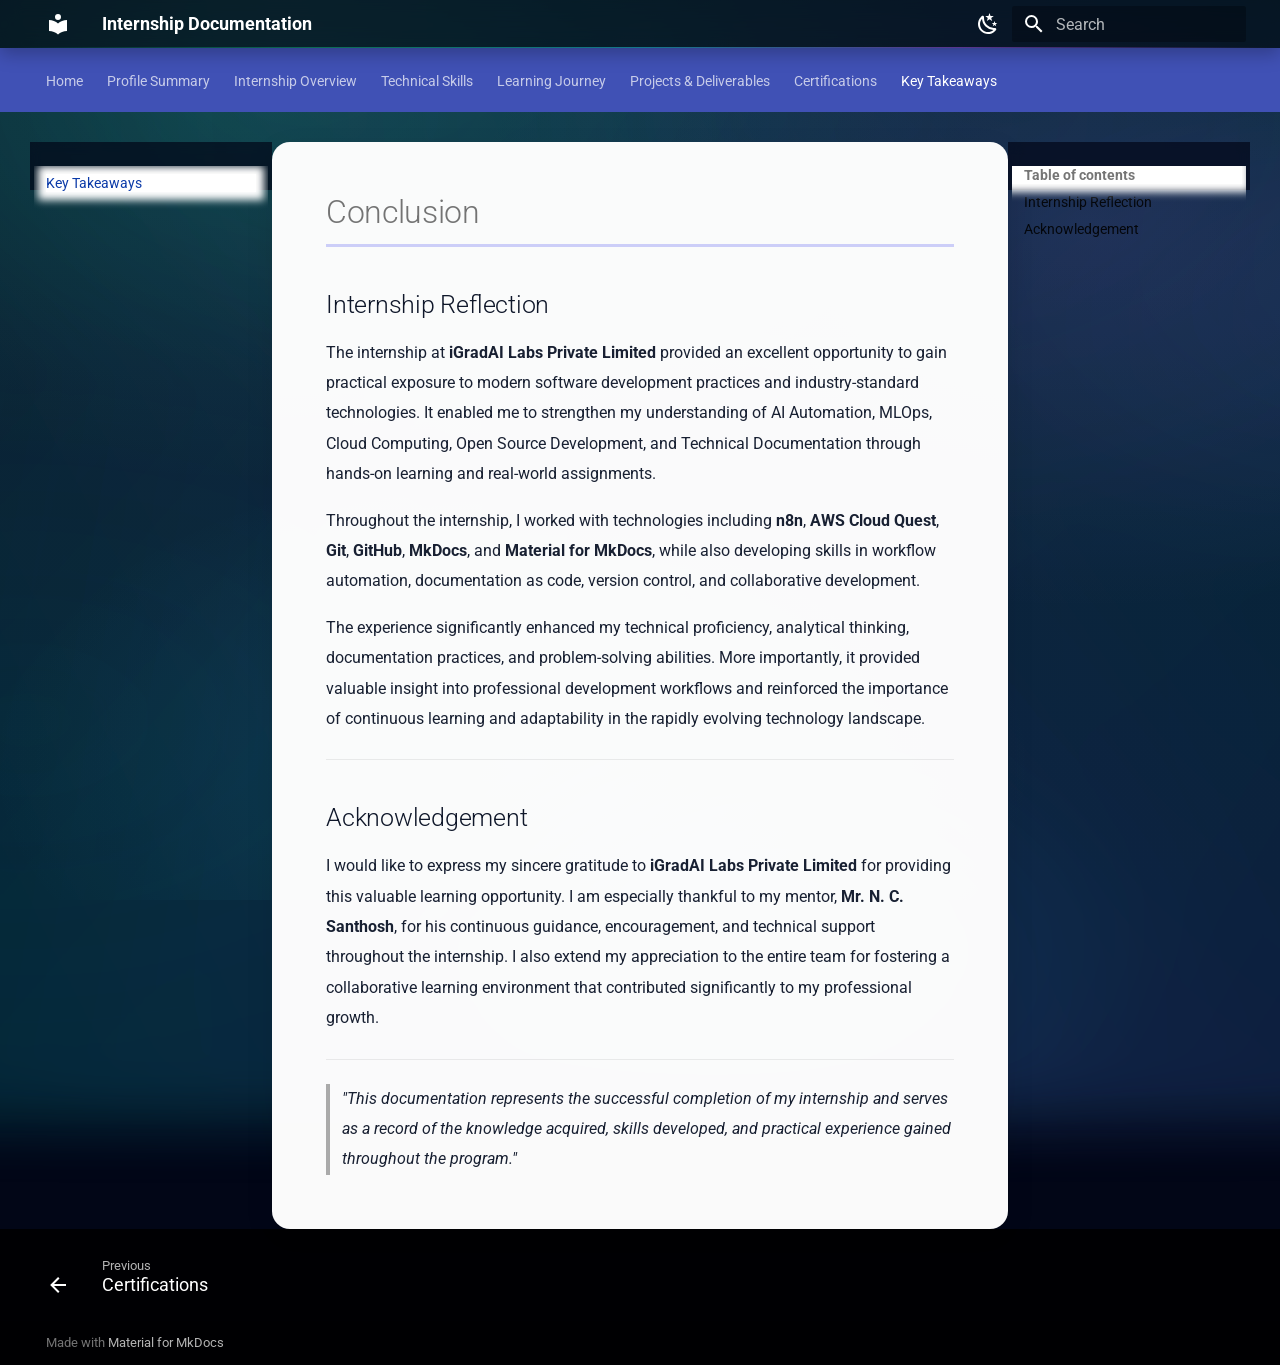
<file: conclusion/index.html>
<!doctype html>
<html lang="en" class="no-js">
  <head>
    
      <meta charset="utf-8">
      <meta name="viewport" content="width=device-width,initial-scale=1">
      
        <meta name="description" content="Technical Documentation of My Internship at iGradAI Labs Private Limited">
      
      
        <meta name="author" content="Inisha S">
      
      
      
        <link rel="prev" href="../certifications/">
      
      
      
        
      
      
      <link rel="icon" href="../assets/images/favicon.png">
      <meta name="generator" content="mkdocs-1.6.1, mkdocs-material-9.7.6">
    
    
      
        <title>Key Takeaways - Internship Documentation</title>
      
    
    
      <link rel="stylesheet" href="../assets/stylesheets/main.484c7ddc.min.css">
      
        
        <link rel="stylesheet" href="../assets/stylesheets/palette.ab4e12ef.min.css">
      
      


    
    
      
    
    
      
        
        
        <link rel="preconnect" href="https://fonts.gstatic.com" crossorigin>
        <link rel="stylesheet" href="https://fonts.googleapis.com/css?family=Roboto:300,300i,400,400i,700,700i%7CRoboto+Mono:400,400i,700,700i&display=fallback">
        <style>:root{--md-text-font:"Roboto";--md-code-font:"Roboto Mono"}</style>
      
    
    
      <link rel="stylesheet" href="../stylesheets/extra.css">
    
    <script>__md_scope=new URL("..",location),__md_hash=e=>[...e].reduce(((e,_)=>(e<<5)-e+_.charCodeAt(0)),0),__md_get=(e,_=localStorage,t=__md_scope)=>JSON.parse(_.getItem(t.pathname+"."+e)),__md_set=(e,_,t=localStorage,a=__md_scope)=>{try{t.setItem(a.pathname+"."+e,JSON.stringify(_))}catch(e){}}</script>
    
      

    
    
  </head>
  
  
    
    
      
    
    
    
    
    <body dir="ltr" data-md-color-scheme="default" data-md-color-primary="indigo" data-md-color-accent="cyan">
  
    
    <input class="md-toggle" data-md-toggle="drawer" type="checkbox" id="__drawer" autocomplete="off">
    <input class="md-toggle" data-md-toggle="search" type="checkbox" id="__search" autocomplete="off">
    <label class="md-overlay" for="__drawer"></label>
    <div data-md-component="skip">
      
        
        <a href="#conclusion" class="md-skip">
          Skip to content
        </a>
      
    </div>
    <div data-md-component="announce">
      
    </div>
    
    
      

<header class="md-header" data-md-component="header">
  <nav class="md-header__inner md-grid" aria-label="Header">
    <a href=".." title="Internship Documentation" class="md-header__button md-logo" aria-label="Internship Documentation" data-md-component="logo">
      
  
  <svg xmlns="http://www.w3.org/2000/svg" viewBox="0 0 24 24"><path d="M12 8a3 3 0 0 0 3-3 3 3 0 0 0-3-3 3 3 0 0 0-3 3 3 3 0 0 0 3 3m0 3.54C9.64 9.35 6.5 8 3 8v11c3.5 0 6.64 1.35 9 3.54 2.36-2.19 5.5-3.54 9-3.54V8c-3.5 0-6.64 1.35-9 3.54"/></svg>

    </a>
    <label class="md-header__button md-icon" for="__drawer">
      
      <svg xmlns="http://www.w3.org/2000/svg" viewBox="0 0 24 24"><path d="M3 6h18v2H3zm0 5h18v2H3zm0 5h18v2H3z"/></svg>
    </label>
    <div class="md-header__title" data-md-component="header-title">
      <div class="md-header__ellipsis">
        <div class="md-header__topic">
          <span class="md-ellipsis">
            Internship Documentation
          </span>
        </div>
        <div class="md-header__topic" data-md-component="header-topic">
          <span class="md-ellipsis">
            
              Key Takeaways
            
          </span>
        </div>
      </div>
    </div>
    
      
        <form class="md-header__option" data-md-component="palette">
  
    
    
    
    <input class="md-option" data-md-color-media="" data-md-color-scheme="default" data-md-color-primary="indigo" data-md-color-accent="cyan"  aria-label="Switch to dark mode"  type="radio" name="__palette" id="__palette_0">
    
      <label class="md-header__button md-icon" title="Switch to dark mode" for="__palette_1" hidden>
        <svg xmlns="http://www.w3.org/2000/svg" viewBox="0 0 24 24"><path d="m17.75 4.09-2.53 1.94.91 3.06-2.63-1.81-2.63 1.81.91-3.06-2.53-1.94L12.44 4l1.06-3 1.06 3zm3.5 6.91-1.64 1.25.59 1.98-1.7-1.17-1.7 1.17.59-1.98L15.75 11l2.06-.05L18.5 9l.69 1.95zm-2.28 4.95c.83-.08 1.72 1.1 1.19 1.85-.32.45-.66.87-1.08 1.27C15.17 23 8.84 23 4.94 19.07c-3.91-3.9-3.91-10.24 0-14.14.4-.4.82-.76 1.27-1.08.75-.53 1.93.36 1.85 1.19-.27 2.86.69 5.83 2.89 8.02a9.96 9.96 0 0 0 8.02 2.89m-1.64 2.02a12.08 12.08 0 0 1-7.8-3.47c-2.17-2.19-3.33-5-3.49-7.82-2.81 3.14-2.7 7.96.31 10.98 3.02 3.01 7.84 3.12 10.98.31"/></svg>
      </label>
    
  
    
    
    
    <input class="md-option" data-md-color-media="" data-md-color-scheme="slate" data-md-color-primary="indigo" data-md-color-accent="cyan"  aria-label="Switch to light mode"  type="radio" name="__palette" id="__palette_1">
    
      <label class="md-header__button md-icon" title="Switch to light mode" for="__palette_2" hidden>
        <svg xmlns="http://www.w3.org/2000/svg" viewBox="0 0 24 24"><path d="M12 7a5 5 0 0 1 5 5 5 5 0 0 1-5 5 5 5 0 0 1-5-5 5 5 0 0 1 5-5m0 2a3 3 0 0 0-3 3 3 3 0 0 0 3 3 3 3 0 0 0 3-3 3 3 0 0 0-3-3m0-7 2.39 3.42C13.65 5.15 12.84 5 12 5s-1.65.15-2.39.42zM3.34 7l4.16-.35A7.2 7.2 0 0 0 5.94 8.5c-.44.74-.69 1.5-.83 2.29zm.02 10 1.76-3.77a7.131 7.131 0 0 0 2.38 4.14zM20.65 7l-1.77 3.79a7.02 7.02 0 0 0-2.38-4.15zm-.01 10-4.14.36c.59-.51 1.12-1.14 1.54-1.86.42-.73.69-1.5.83-2.29zM12 22l-2.41-3.44c.74.27 1.55.44 2.41.44.82 0 1.63-.17 2.37-.44z"/></svg>
      </label>
    
  
    
    
    
    <input class="md-option" data-md-color-media="" data-md-color-scheme="slate" data-md-color-primary="blue" data-md-color-accent="indigo"  aria-label="Switch to light mode"  type="radio" name="__palette" id="__palette_2">
    
      <label class="md-header__button md-icon" title="Switch to light mode" for="__palette_0" hidden>
        <svg xmlns="http://www.w3.org/2000/svg" viewBox="0 0 24 24"><path d="M12 7a5 5 0 0 1 5 5 5 5 0 0 1-5 5 5 5 0 0 1-5-5 5 5 0 0 1 5-5m0 2a3 3 0 0 0-3 3 3 3 0 0 0 3 3 3 3 0 0 0 3-3 3 3 0 0 0-3-3m0-7 2.39 3.42C13.65 5.15 12.84 5 12 5s-1.65.15-2.39.42zM3.34 7l4.16-.35A7.2 7.2 0 0 0 5.94 8.5c-.44.74-.69 1.5-.83 2.29zm.02 10 1.76-3.77a7.131 7.131 0 0 0 2.38 4.14zM20.65 7l-1.77 3.79a7.02 7.02 0 0 0-2.38-4.15zm-.01 10-4.14.36c.59-.51 1.12-1.14 1.54-1.86.42-.73.69-1.5.83-2.29zM12 22l-2.41-3.44c.74.27 1.55.44 2.41.44.82 0 1.63-.17 2.37-.44z"/></svg>
      </label>
    
  
</form>
      
    
    
      <script>var palette=__md_get("__palette");if(palette&&palette.color){if("(prefers-color-scheme)"===palette.color.media){var media=matchMedia("(prefers-color-scheme: light)"),input=document.querySelector(media.matches?"[data-md-color-media='(prefers-color-scheme: light)']":"[data-md-color-media='(prefers-color-scheme: dark)']");palette.color.media=input.getAttribute("data-md-color-media"),palette.color.scheme=input.getAttribute("data-md-color-scheme"),palette.color.primary=input.getAttribute("data-md-color-primary"),palette.color.accent=input.getAttribute("data-md-color-accent")}for(var[key,value]of Object.entries(palette.color))document.body.setAttribute("data-md-color-"+key,value)}</script>
    
    
    
      
      
        <label class="md-header__button md-icon" for="__search">
          
          <svg xmlns="http://www.w3.org/2000/svg" viewBox="0 0 24 24"><path d="M9.5 3A6.5 6.5 0 0 1 16 9.5c0 1.61-.59 3.09-1.56 4.23l.27.27h.79l5 5-1.5 1.5-5-5v-.79l-.27-.27A6.52 6.52 0 0 1 9.5 16 6.5 6.5 0 0 1 3 9.5 6.5 6.5 0 0 1 9.5 3m0 2C7 5 5 7 5 9.5S7 14 9.5 14 14 12 14 9.5 12 5 9.5 5"/></svg>
        </label>
        <div class="md-search" data-md-component="search" role="dialog">
  <label class="md-search__overlay" for="__search"></label>
  <div class="md-search__inner" role="search">
    <form class="md-search__form" name="search">
      <input type="text" class="md-search__input" name="query" aria-label="Search" placeholder="Search" autocapitalize="off" autocorrect="off" autocomplete="off" spellcheck="false" data-md-component="search-query" required>
      <label class="md-search__icon md-icon" for="__search">
        
        <svg xmlns="http://www.w3.org/2000/svg" viewBox="0 0 24 24"><path d="M9.5 3A6.5 6.5 0 0 1 16 9.5c0 1.61-.59 3.09-1.56 4.23l.27.27h.79l5 5-1.5 1.5-5-5v-.79l-.27-.27A6.52 6.52 0 0 1 9.5 16 6.5 6.5 0 0 1 3 9.5 6.5 6.5 0 0 1 9.5 3m0 2C7 5 5 7 5 9.5S7 14 9.5 14 14 12 14 9.5 12 5 9.5 5"/></svg>
        
        <svg xmlns="http://www.w3.org/2000/svg" viewBox="0 0 24 24"><path d="M20 11v2H8l5.5 5.5-1.42 1.42L4.16 12l7.92-7.92L13.5 5.5 8 11z"/></svg>
      </label>
      <nav class="md-search__options" aria-label="Search">
        
          <a href="javascript:void(0)" class="md-search__icon md-icon" title="Share" aria-label="Share" data-clipboard data-clipboard-text="" data-md-component="search-share" tabindex="-1">
            
            <svg xmlns="http://www.w3.org/2000/svg" viewBox="0 0 24 24"><path d="M18 16.08c-.76 0-1.44.3-1.96.77L8.91 12.7c.05-.23.09-.46.09-.7s-.04-.47-.09-.7l7.05-4.11c.54.5 1.25.81 2.04.81a3 3 0 0 0 3-3 3 3 0 0 0-3-3 3 3 0 0 0-3 3c0 .24.04.47.09.7L8.04 9.81C7.5 9.31 6.79 9 6 9a3 3 0 0 0-3 3 3 3 0 0 0 3 3c.79 0 1.5-.31 2.04-.81l7.12 4.15c-.05.21-.08.43-.08.66 0 1.61 1.31 2.91 2.92 2.91s2.92-1.3 2.92-2.91A2.92 2.92 0 0 0 18 16.08"/></svg>
          </a>
        
        <button type="reset" class="md-search__icon md-icon" title="Clear" aria-label="Clear" tabindex="-1">
          
          <svg xmlns="http://www.w3.org/2000/svg" viewBox="0 0 24 24"><path d="M19 6.41 17.59 5 12 10.59 6.41 5 5 6.41 10.59 12 5 17.59 6.41 19 12 13.41 17.59 19 19 17.59 13.41 12z"/></svg>
        </button>
      </nav>
      
    </form>
    <div class="md-search__output">
      <div class="md-search__scrollwrap" tabindex="0" data-md-scrollfix>
        <div class="md-search-result" data-md-component="search-result">
          <div class="md-search-result__meta">
            Initializing search
          </div>
          <ol class="md-search-result__list" role="presentation"></ol>
        </div>
      </div>
    </div>
  </div>
</div>
      
    
    
  </nav>
  
</header>
    
    <div class="md-container" data-md-component="container">
      
      
        
          
            
<nav class="md-tabs" aria-label="Tabs" data-md-component="tabs">
  <div class="md-grid">
    <ul class="md-tabs__list">
      
        
  
  
  
  
    <li class="md-tabs__item">
      <a href=".." class="md-tabs__link">
        
  
  
    
  
  Home

      </a>
    </li>
  

      
        
  
  
  
  
    <li class="md-tabs__item">
      <a href="../about/" class="md-tabs__link">
        
  
  
    
  
  Profile Summary

      </a>
    </li>
  

      
        
  
  
  
  
    <li class="md-tabs__item">
      <a href="../internship-overview/" class="md-tabs__link">
        
  
  
    
  
  Internship Overview

      </a>
    </li>
  

      
        
  
  
  
  
    <li class="md-tabs__item">
      <a href="../technical-skills/" class="md-tabs__link">
        
  
  
    
  
  Technical Skills

      </a>
    </li>
  

      
        
  
  
  
  
    <li class="md-tabs__item">
      <a href="../learning-journey/" class="md-tabs__link">
        
  
  
    
  
  Learning Journey

      </a>
    </li>
  

      
        
  
  
  
  
    <li class="md-tabs__item">
      <a href="../projects-deliverables/" class="md-tabs__link">
        
  
  
    
  
  Projects & Deliverables

      </a>
    </li>
  

      
        
  
  
  
  
    <li class="md-tabs__item">
      <a href="../certifications/" class="md-tabs__link">
        
  
  
    
  
  Certifications

      </a>
    </li>
  

      
        
  
  
  
    
  
  
    <li class="md-tabs__item md-tabs__item--active">
      <a href="./" class="md-tabs__link">
        
  
  
    
  
  Key Takeaways

      </a>
    </li>
  

      
    </ul>
  </div>
</nav>
          
        
      
      <main class="md-main" data-md-component="main">
        <div class="md-main__inner md-grid">
          
            
              
              <div class="md-sidebar md-sidebar--primary" data-md-component="sidebar" data-md-type="navigation" >
                <div class="md-sidebar__scrollwrap">
                  <div class="md-sidebar__inner">
                    


  


<nav class="md-nav md-nav--primary md-nav--lifted" aria-label="Navigation" data-md-level="0">
  <label class="md-nav__title" for="__drawer">
    <a href=".." title="Internship Documentation" class="md-nav__button md-logo" aria-label="Internship Documentation" data-md-component="logo">
      
  
  <svg xmlns="http://www.w3.org/2000/svg" viewBox="0 0 24 24"><path d="M12 8a3 3 0 0 0 3-3 3 3 0 0 0-3-3 3 3 0 0 0-3 3 3 3 0 0 0 3 3m0 3.54C9.64 9.35 6.5 8 3 8v11c3.5 0 6.64 1.35 9 3.54 2.36-2.19 5.5-3.54 9-3.54V8c-3.5 0-6.64 1.35-9 3.54"/></svg>

    </a>
    Internship Documentation
  </label>
  
  <ul class="md-nav__list" data-md-scrollfix>
    
      
      
  
  
  
  
    <li class="md-nav__item">
      <a href=".." class="md-nav__link">
        
  
  
  <span class="md-ellipsis">
    
  
    Home
  

    
  </span>
  
  

      </a>
    </li>
  

    
      
      
  
  
  
  
    <li class="md-nav__item">
      <a href="../about/" class="md-nav__link">
        
  
  
  <span class="md-ellipsis">
    
  
    Profile Summary
  

    
  </span>
  
  

      </a>
    </li>
  

    
      
      
  
  
  
  
    <li class="md-nav__item">
      <a href="../internship-overview/" class="md-nav__link">
        
  
  
  <span class="md-ellipsis">
    
  
    Internship Overview
  

    
  </span>
  
  

      </a>
    </li>
  

    
      
      
  
  
  
  
    <li class="md-nav__item">
      <a href="../technical-skills/" class="md-nav__link">
        
  
  
  <span class="md-ellipsis">
    
  
    Technical Skills
  

    
  </span>
  
  

      </a>
    </li>
  

    
      
      
  
  
  
  
    <li class="md-nav__item">
      <a href="../learning-journey/" class="md-nav__link">
        
  
  
  <span class="md-ellipsis">
    
  
    Learning Journey
  

    
  </span>
  
  

      </a>
    </li>
  

    
      
      
  
  
  
  
    <li class="md-nav__item">
      <a href="../projects-deliverables/" class="md-nav__link">
        
  
  
  <span class="md-ellipsis">
    
  
    Projects & Deliverables
  

    
  </span>
  
  

      </a>
    </li>
  

    
      
      
  
  
  
  
    <li class="md-nav__item">
      <a href="../certifications/" class="md-nav__link">
        
  
  
  <span class="md-ellipsis">
    
  
    Certifications
  

    
  </span>
  
  

      </a>
    </li>
  

    
      
      
  
  
    
  
  
  
    <li class="md-nav__item md-nav__item--active">
      
      <input class="md-nav__toggle md-toggle" type="checkbox" id="__toc">
      
      
        
      
      
        <label class="md-nav__link md-nav__link--active" for="__toc">
          
  
  
  <span class="md-ellipsis">
    
  
    Key Takeaways
  

    
  </span>
  
  

          <span class="md-nav__icon md-icon"></span>
        </label>
      
      <a href="./" class="md-nav__link md-nav__link--active">
        
  
  
  <span class="md-ellipsis">
    
  
    Key Takeaways
  

    
  </span>
  
  

      </a>
      
        

<nav class="md-nav md-nav--secondary" aria-label="Table of contents">
  
  
  
    
  
  
    <label class="md-nav__title" for="__toc">
      <span class="md-nav__icon md-icon"></span>
      Table of contents
    </label>
    <ul class="md-nav__list" data-md-component="toc" data-md-scrollfix>
      
        <li class="md-nav__item">
  <a href="#internship-reflection" class="md-nav__link">
    <span class="md-ellipsis">
      
        Internship Reflection
      
    </span>
  </a>
  
</li>
      
        <li class="md-nav__item">
  <a href="#acknowledgement" class="md-nav__link">
    <span class="md-ellipsis">
      
        Acknowledgement
      
    </span>
  </a>
  
</li>
      
    </ul>
  
</nav>
      
    </li>
  

    
  </ul>
</nav>
                  </div>
                </div>
              </div>
            
            
              
              <div class="md-sidebar md-sidebar--secondary" data-md-component="sidebar" data-md-type="toc" >
                <div class="md-sidebar__scrollwrap">
                  <div class="md-sidebar__inner">
                    

<nav class="md-nav md-nav--secondary" aria-label="Table of contents">
  
  
  
    
  
  
    <label class="md-nav__title" for="__toc">
      <span class="md-nav__icon md-icon"></span>
      Table of contents
    </label>
    <ul class="md-nav__list" data-md-component="toc" data-md-scrollfix>
      
        <li class="md-nav__item">
  <a href="#internship-reflection" class="md-nav__link">
    <span class="md-ellipsis">
      
        Internship Reflection
      
    </span>
  </a>
  
</li>
      
        <li class="md-nav__item">
  <a href="#acknowledgement" class="md-nav__link">
    <span class="md-ellipsis">
      
        Acknowledgement
      
    </span>
  </a>
  
</li>
      
    </ul>
  
</nav>
                  </div>
                </div>
              </div>
            
          
          
            <div class="md-content" data-md-component="content">
              
              <article class="md-content__inner md-typeset">
                
                  



<h1 id="conclusion">Conclusion</h1>
<h2 id="internship-reflection">Internship Reflection</h2>
<p>The internship at <strong>iGradAI Labs Private Limited</strong> provided an excellent opportunity to gain practical exposure to modern software development practices and industry-standard technologies. It enabled me to strengthen my understanding of AI Automation, MLOps, Cloud Computing, Open Source Development, and Technical Documentation through hands-on learning and real-world assignments.</p>
<p>Throughout the internship, I worked with technologies including <strong>n8n</strong>, <strong>AWS Cloud Quest</strong>, <strong>Git</strong>, <strong>GitHub</strong>, <strong>MkDocs</strong>, and <strong>Material for MkDocs</strong>, while also developing skills in workflow automation, documentation as code, version control, and collaborative development.</p>
<p>The experience significantly enhanced my technical proficiency, analytical thinking, documentation practices, and problem-solving abilities. More importantly, it provided valuable insight into professional development workflows and reinforced the importance of continuous learning and adaptability in the rapidly evolving technology landscape.</p>
<hr />
<h2 id="acknowledgement">Acknowledgement</h2>
<p>I would like to express my sincere gratitude to <strong>iGradAI Labs Private Limited</strong> for providing this valuable learning opportunity. I am especially thankful to my mentor, <strong>Mr. N. C. Santhosh</strong>, for his continuous guidance, encouragement, and technical support throughout the internship. I also extend my appreciation to the entire team for fostering a collaborative learning environment that contributed significantly to my professional growth.</p>
<hr />
<blockquote>
<p><em>"This documentation represents the successful completion of my internship and serves as a record of the knowledge acquired, skills developed, and practical experience gained throughout the program."</em></p>
</blockquote>












                
              </article>
            </div>
          
          
<script>var target=document.getElementById(location.hash.slice(1));target&&target.name&&(target.checked=target.name.startsWith("__tabbed_"))</script>
        </div>
        
          <button type="button" class="md-top md-icon" data-md-component="top" hidden>
  
  <svg xmlns="http://www.w3.org/2000/svg" viewBox="0 0 24 24"><path d="M13 20h-2V8l-5.5 5.5-1.42-1.42L12 4.16l7.92 7.92-1.42 1.42L13 8z"/></svg>
  Back to top
</button>
        
      </main>
      
        <footer class="md-footer">
  
    
      
      <nav class="md-footer__inner md-grid" aria-label="Footer" >
        
          
          <a href="../certifications/" class="md-footer__link md-footer__link--prev" aria-label="Previous: Certifications">
            <div class="md-footer__button md-icon">
              
              <svg xmlns="http://www.w3.org/2000/svg" viewBox="0 0 24 24"><path d="M20 11v2H8l5.5 5.5-1.42 1.42L4.16 12l7.92-7.92L13.5 5.5 8 11z"/></svg>
            </div>
            <div class="md-footer__title">
              <span class="md-footer__direction">
                Previous
              </span>
              <div class="md-ellipsis">
                Certifications
              </div>
            </div>
          </a>
        
        
      </nav>
    
  
  <div class="md-footer-meta md-typeset">
    <div class="md-footer-meta__inner md-grid">
      <div class="md-copyright">
  
  
    Made with
    <a href="https://squidfunk.github.io/mkdocs-material/" target="_blank" rel="noopener">
      Material for MkDocs
    </a>
  
</div>
      
    </div>
  </div>
</footer>
      
    </div>
    <div class="md-dialog" data-md-component="dialog">
      <div class="md-dialog__inner md-typeset"></div>
    </div>
    
    
    
      
      
      <script id="__config" type="application/json">{"annotate": null, "base": "..", "features": ["navigation.tabs", "navigation.top", "navigation.sections", "navigation.expand", "navigation.footer", "search.highlight", "search.share", "content.code.copy"], "search": "../assets/javascripts/workers/search.2c215733.min.js", "tags": null, "translations": {"clipboard.copied": "Copied to clipboard", "clipboard.copy": "Copy to clipboard", "search.result.more.one": "1 more on this page", "search.result.more.other": "# more on this page", "search.result.none": "No matching documents", "search.result.one": "1 matching document", "search.result.other": "# matching documents", "search.result.placeholder": "Type to start searching", "search.result.term.missing": "Missing", "select.version": "Select version"}, "version": null}</script>
    
    
      <script src="../assets/javascripts/bundle.79ae519e.min.js"></script>
      
        <script src="../javascripts/extra.js"></script>
      
    
  </body>
</html>
</file>
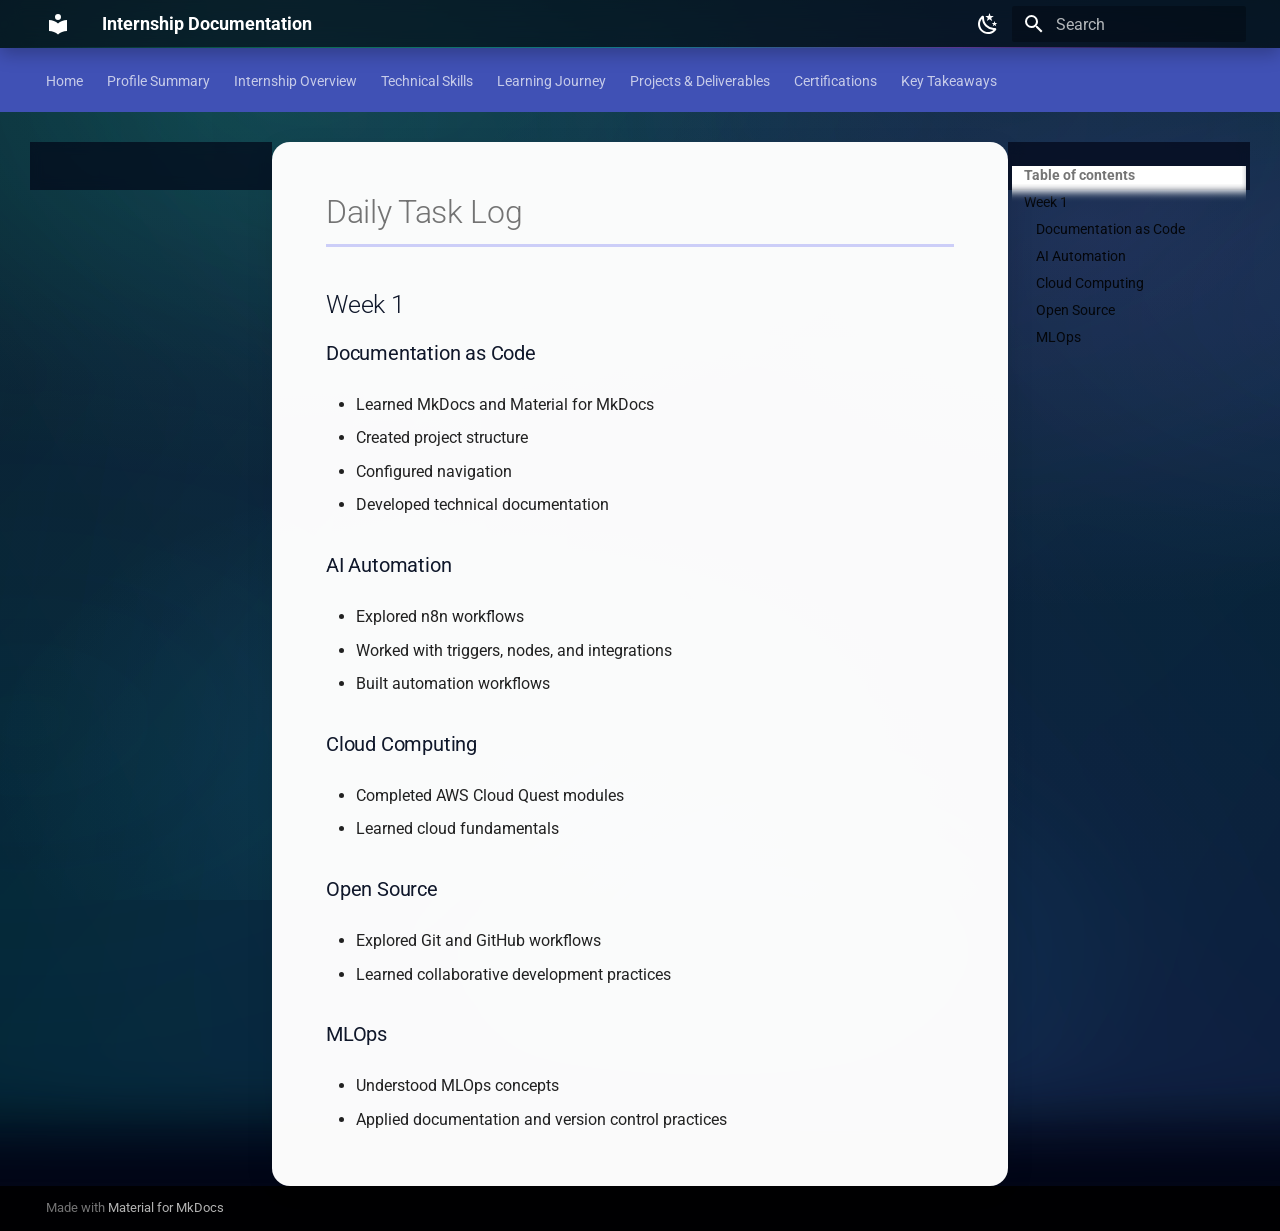
<file: Daily-Task-Log/index.html>
<!doctype html>
<html lang="en" class="no-js">
  <head>
    
      <meta charset="utf-8">
      <meta name="viewport" content="width=device-width,initial-scale=1">
      
        <meta name="description" content="Technical Documentation of My Internship at iGradAI Labs Private Limited">
      
      
        <meta name="author" content="Inisha S">
      
      
      
      
      
        
      
      
      <link rel="icon" href="../assets/images/favicon.png">
      <meta name="generator" content="mkdocs-1.6.1, mkdocs-material-9.7.6">
    
    
      
        <title>Daily Task Log - Internship Documentation</title>
      
    
    
      <link rel="stylesheet" href="../assets/stylesheets/main.484c7ddc.min.css">
      
        
        <link rel="stylesheet" href="../assets/stylesheets/palette.ab4e12ef.min.css">
      
      


    
    
      
    
    
      
        
        
        <link rel="preconnect" href="https://fonts.gstatic.com" crossorigin>
        <link rel="stylesheet" href="https://fonts.googleapis.com/css?family=Roboto:300,300i,400,400i,700,700i%7CRoboto+Mono:400,400i,700,700i&display=fallback">
        <style>:root{--md-text-font:"Roboto";--md-code-font:"Roboto Mono"}</style>
      
    
    
      <link rel="stylesheet" href="../stylesheets/extra.css">
    
    <script>__md_scope=new URL("..",location),__md_hash=e=>[...e].reduce(((e,_)=>(e<<5)-e+_.charCodeAt(0)),0),__md_get=(e,_=localStorage,t=__md_scope)=>JSON.parse(_.getItem(t.pathname+"."+e)),__md_set=(e,_,t=localStorage,a=__md_scope)=>{try{t.setItem(a.pathname+"."+e,JSON.stringify(_))}catch(e){}}</script>
    
      

    
    
  </head>
  
  
    
    
      
    
    
    
    
    <body dir="ltr" data-md-color-scheme="default" data-md-color-primary="indigo" data-md-color-accent="cyan">
  
    
    <input class="md-toggle" data-md-toggle="drawer" type="checkbox" id="__drawer" autocomplete="off">
    <input class="md-toggle" data-md-toggle="search" type="checkbox" id="__search" autocomplete="off">
    <label class="md-overlay" for="__drawer"></label>
    <div data-md-component="skip">
      
        
        <a href="#daily-task-log" class="md-skip">
          Skip to content
        </a>
      
    </div>
    <div data-md-component="announce">
      
    </div>
    
    
      

<header class="md-header" data-md-component="header">
  <nav class="md-header__inner md-grid" aria-label="Header">
    <a href=".." title="Internship Documentation" class="md-header__button md-logo" aria-label="Internship Documentation" data-md-component="logo">
      
  
  <svg xmlns="http://www.w3.org/2000/svg" viewBox="0 0 24 24"><path d="M12 8a3 3 0 0 0 3-3 3 3 0 0 0-3-3 3 3 0 0 0-3 3 3 3 0 0 0 3 3m0 3.54C9.64 9.35 6.5 8 3 8v11c3.5 0 6.64 1.35 9 3.54 2.36-2.19 5.5-3.54 9-3.54V8c-3.5 0-6.64 1.35-9 3.54"/></svg>

    </a>
    <label class="md-header__button md-icon" for="__drawer">
      
      <svg xmlns="http://www.w3.org/2000/svg" viewBox="0 0 24 24"><path d="M3 6h18v2H3zm0 5h18v2H3zm0 5h18v2H3z"/></svg>
    </label>
    <div class="md-header__title" data-md-component="header-title">
      <div class="md-header__ellipsis">
        <div class="md-header__topic">
          <span class="md-ellipsis">
            Internship Documentation
          </span>
        </div>
        <div class="md-header__topic" data-md-component="header-topic">
          <span class="md-ellipsis">
            
              Daily Task Log
            
          </span>
        </div>
      </div>
    </div>
    
      
        <form class="md-header__option" data-md-component="palette">
  
    
    
    
    <input class="md-option" data-md-color-media="" data-md-color-scheme="default" data-md-color-primary="indigo" data-md-color-accent="cyan"  aria-label="Switch to dark mode"  type="radio" name="__palette" id="__palette_0">
    
      <label class="md-header__button md-icon" title="Switch to dark mode" for="__palette_1" hidden>
        <svg xmlns="http://www.w3.org/2000/svg" viewBox="0 0 24 24"><path d="m17.75 4.09-2.53 1.94.91 3.06-2.63-1.81-2.63 1.81.91-3.06-2.53-1.94L12.44 4l1.06-3 1.06 3zm3.5 6.91-1.64 1.25.59 1.98-1.7-1.17-1.7 1.17.59-1.98L15.75 11l2.06-.05L18.5 9l.69 1.95zm-2.28 4.95c.83-.08 1.72 1.1 1.19 1.85-.32.45-.66.87-1.08 1.27C15.17 23 8.84 23 4.94 19.07c-3.91-3.9-3.91-10.24 0-14.14.4-.4.82-.76 1.27-1.08.75-.53 1.93.36 1.85 1.19-.27 2.86.69 5.83 2.89 8.02a9.96 9.96 0 0 0 8.02 2.89m-1.64 2.02a12.08 12.08 0 0 1-7.8-3.47c-2.17-2.19-3.33-5-3.49-7.82-2.81 3.14-2.7 7.96.31 10.98 3.02 3.01 7.84 3.12 10.98.31"/></svg>
      </label>
    
  
    
    
    
    <input class="md-option" data-md-color-media="" data-md-color-scheme="slate" data-md-color-primary="indigo" data-md-color-accent="cyan"  aria-label="Switch to light mode"  type="radio" name="__palette" id="__palette_1">
    
      <label class="md-header__button md-icon" title="Switch to light mode" for="__palette_2" hidden>
        <svg xmlns="http://www.w3.org/2000/svg" viewBox="0 0 24 24"><path d="M12 7a5 5 0 0 1 5 5 5 5 0 0 1-5 5 5 5 0 0 1-5-5 5 5 0 0 1 5-5m0 2a3 3 0 0 0-3 3 3 3 0 0 0 3 3 3 3 0 0 0 3-3 3 3 0 0 0-3-3m0-7 2.39 3.42C13.65 5.15 12.84 5 12 5s-1.65.15-2.39.42zM3.34 7l4.16-.35A7.2 7.2 0 0 0 5.94 8.5c-.44.74-.69 1.5-.83 2.29zm.02 10 1.76-3.77a7.131 7.131 0 0 0 2.38 4.14zM20.65 7l-1.77 3.79a7.02 7.02 0 0 0-2.38-4.15zm-.01 10-4.14.36c.59-.51 1.12-1.14 1.54-1.86.42-.73.69-1.5.83-2.29zM12 22l-2.41-3.44c.74.27 1.55.44 2.41.44.82 0 1.63-.17 2.37-.44z"/></svg>
      </label>
    
  
    
    
    
    <input class="md-option" data-md-color-media="" data-md-color-scheme="slate" data-md-color-primary="blue" data-md-color-accent="indigo"  aria-label="Switch to light mode"  type="radio" name="__palette" id="__palette_2">
    
      <label class="md-header__button md-icon" title="Switch to light mode" for="__palette_0" hidden>
        <svg xmlns="http://www.w3.org/2000/svg" viewBox="0 0 24 24"><path d="M12 7a5 5 0 0 1 5 5 5 5 0 0 1-5 5 5 5 0 0 1-5-5 5 5 0 0 1 5-5m0 2a3 3 0 0 0-3 3 3 3 0 0 0 3 3 3 3 0 0 0 3-3 3 3 0 0 0-3-3m0-7 2.39 3.42C13.65 5.15 12.84 5 12 5s-1.65.15-2.39.42zM3.34 7l4.16-.35A7.2 7.2 0 0 0 5.94 8.5c-.44.74-.69 1.5-.83 2.29zm.02 10 1.76-3.77a7.131 7.131 0 0 0 2.38 4.14zM20.65 7l-1.77 3.79a7.02 7.02 0 0 0-2.38-4.15zm-.01 10-4.14.36c.59-.51 1.12-1.14 1.54-1.86.42-.73.69-1.5.83-2.29zM12 22l-2.41-3.44c.74.27 1.55.44 2.41.44.82 0 1.63-.17 2.37-.44z"/></svg>
      </label>
    
  
</form>
      
    
    
      <script>var palette=__md_get("__palette");if(palette&&palette.color){if("(prefers-color-scheme)"===palette.color.media){var media=matchMedia("(prefers-color-scheme: light)"),input=document.querySelector(media.matches?"[data-md-color-media='(prefers-color-scheme: light)']":"[data-md-color-media='(prefers-color-scheme: dark)']");palette.color.media=input.getAttribute("data-md-color-media"),palette.color.scheme=input.getAttribute("data-md-color-scheme"),palette.color.primary=input.getAttribute("data-md-color-primary"),palette.color.accent=input.getAttribute("data-md-color-accent")}for(var[key,value]of Object.entries(palette.color))document.body.setAttribute("data-md-color-"+key,value)}</script>
    
    
    
      
      
        <label class="md-header__button md-icon" for="__search">
          
          <svg xmlns="http://www.w3.org/2000/svg" viewBox="0 0 24 24"><path d="M9.5 3A6.5 6.5 0 0 1 16 9.5c0 1.61-.59 3.09-1.56 4.23l.27.27h.79l5 5-1.5 1.5-5-5v-.79l-.27-.27A6.52 6.52 0 0 1 9.5 16 6.5 6.5 0 0 1 3 9.5 6.5 6.5 0 0 1 9.5 3m0 2C7 5 5 7 5 9.5S7 14 9.5 14 14 12 14 9.5 12 5 9.5 5"/></svg>
        </label>
        <div class="md-search" data-md-component="search" role="dialog">
  <label class="md-search__overlay" for="__search"></label>
  <div class="md-search__inner" role="search">
    <form class="md-search__form" name="search">
      <input type="text" class="md-search__input" name="query" aria-label="Search" placeholder="Search" autocapitalize="off" autocorrect="off" autocomplete="off" spellcheck="false" data-md-component="search-query" required>
      <label class="md-search__icon md-icon" for="__search">
        
        <svg xmlns="http://www.w3.org/2000/svg" viewBox="0 0 24 24"><path d="M9.5 3A6.5 6.5 0 0 1 16 9.5c0 1.61-.59 3.09-1.56 4.23l.27.27h.79l5 5-1.5 1.5-5-5v-.79l-.27-.27A6.52 6.52 0 0 1 9.5 16 6.5 6.5 0 0 1 3 9.5 6.5 6.5 0 0 1 9.5 3m0 2C7 5 5 7 5 9.5S7 14 9.5 14 14 12 14 9.5 12 5 9.5 5"/></svg>
        
        <svg xmlns="http://www.w3.org/2000/svg" viewBox="0 0 24 24"><path d="M20 11v2H8l5.5 5.5-1.42 1.42L4.16 12l7.92-7.92L13.5 5.5 8 11z"/></svg>
      </label>
      <nav class="md-search__options" aria-label="Search">
        
          <a href="javascript:void(0)" class="md-search__icon md-icon" title="Share" aria-label="Share" data-clipboard data-clipboard-text="" data-md-component="search-share" tabindex="-1">
            
            <svg xmlns="http://www.w3.org/2000/svg" viewBox="0 0 24 24"><path d="M18 16.08c-.76 0-1.44.3-1.96.77L8.91 12.7c.05-.23.09-.46.09-.7s-.04-.47-.09-.7l7.05-4.11c.54.5 1.25.81 2.04.81a3 3 0 0 0 3-3 3 3 0 0 0-3-3 3 3 0 0 0-3 3c0 .24.04.47.09.7L8.04 9.81C7.5 9.31 6.79 9 6 9a3 3 0 0 0-3 3 3 3 0 0 0 3 3c.79 0 1.5-.31 2.04-.81l7.12 4.15c-.05.21-.08.43-.08.66 0 1.61 1.31 2.91 2.92 2.91s2.92-1.3 2.92-2.91A2.92 2.92 0 0 0 18 16.08"/></svg>
          </a>
        
        <button type="reset" class="md-search__icon md-icon" title="Clear" aria-label="Clear" tabindex="-1">
          
          <svg xmlns="http://www.w3.org/2000/svg" viewBox="0 0 24 24"><path d="M19 6.41 17.59 5 12 10.59 6.41 5 5 6.41 10.59 12 5 17.59 6.41 19 12 13.41 17.59 19 19 17.59 13.41 12z"/></svg>
        </button>
      </nav>
      
    </form>
    <div class="md-search__output">
      <div class="md-search__scrollwrap" tabindex="0" data-md-scrollfix>
        <div class="md-search-result" data-md-component="search-result">
          <div class="md-search-result__meta">
            Initializing search
          </div>
          <ol class="md-search-result__list" role="presentation"></ol>
        </div>
      </div>
    </div>
  </div>
</div>
      
    
    
  </nav>
  
</header>
    
    <div class="md-container" data-md-component="container">
      
      
        
          
            
<nav class="md-tabs" aria-label="Tabs" data-md-component="tabs">
  <div class="md-grid">
    <ul class="md-tabs__list">
      
        
  
  
  
  
    <li class="md-tabs__item">
      <a href=".." class="md-tabs__link">
        
  
  
    
  
  Home

      </a>
    </li>
  

      
        
  
  
  
  
    <li class="md-tabs__item">
      <a href="../about/" class="md-tabs__link">
        
  
  
    
  
  Profile Summary

      </a>
    </li>
  

      
        
  
  
  
  
    <li class="md-tabs__item">
      <a href="../internship-overview/" class="md-tabs__link">
        
  
  
    
  
  Internship Overview

      </a>
    </li>
  

      
        
  
  
  
  
    <li class="md-tabs__item">
      <a href="../technical-skills/" class="md-tabs__link">
        
  
  
    
  
  Technical Skills

      </a>
    </li>
  

      
        
  
  
  
  
    <li class="md-tabs__item">
      <a href="../learning-journey/" class="md-tabs__link">
        
  
  
    
  
  Learning Journey

      </a>
    </li>
  

      
        
  
  
  
  
    <li class="md-tabs__item">
      <a href="../projects-deliverables/" class="md-tabs__link">
        
  
  
    
  
  Projects & Deliverables

      </a>
    </li>
  

      
        
  
  
  
  
    <li class="md-tabs__item">
      <a href="../certifications/" class="md-tabs__link">
        
  
  
    
  
  Certifications

      </a>
    </li>
  

      
        
  
  
  
  
    <li class="md-tabs__item">
      <a href="../conclusion/" class="md-tabs__link">
        
  
  
    
  
  Key Takeaways

      </a>
    </li>
  

      
    </ul>
  </div>
</nav>
          
        
      
      <main class="md-main" data-md-component="main">
        <div class="md-main__inner md-grid">
          
            
              
              <div class="md-sidebar md-sidebar--primary" data-md-component="sidebar" data-md-type="navigation" >
                <div class="md-sidebar__scrollwrap">
                  <div class="md-sidebar__inner">
                    


  


<nav class="md-nav md-nav--primary md-nav--lifted" aria-label="Navigation" data-md-level="0">
  <label class="md-nav__title" for="__drawer">
    <a href=".." title="Internship Documentation" class="md-nav__button md-logo" aria-label="Internship Documentation" data-md-component="logo">
      
  
  <svg xmlns="http://www.w3.org/2000/svg" viewBox="0 0 24 24"><path d="M12 8a3 3 0 0 0 3-3 3 3 0 0 0-3-3 3 3 0 0 0-3 3 3 3 0 0 0 3 3m0 3.54C9.64 9.35 6.5 8 3 8v11c3.5 0 6.64 1.35 9 3.54 2.36-2.19 5.5-3.54 9-3.54V8c-3.5 0-6.64 1.35-9 3.54"/></svg>

    </a>
    Internship Documentation
  </label>
  
  <ul class="md-nav__list" data-md-scrollfix>
    
      
      
  
  
  
  
    <li class="md-nav__item">
      <a href=".." class="md-nav__link">
        
  
  
  <span class="md-ellipsis">
    
  
    Home
  

    
  </span>
  
  

      </a>
    </li>
  

    
      
      
  
  
  
  
    <li class="md-nav__item">
      <a href="../about/" class="md-nav__link">
        
  
  
  <span class="md-ellipsis">
    
  
    Profile Summary
  

    
  </span>
  
  

      </a>
    </li>
  

    
      
      
  
  
  
  
    <li class="md-nav__item">
      <a href="../internship-overview/" class="md-nav__link">
        
  
  
  <span class="md-ellipsis">
    
  
    Internship Overview
  

    
  </span>
  
  

      </a>
    </li>
  

    
      
      
  
  
  
  
    <li class="md-nav__item">
      <a href="../technical-skills/" class="md-nav__link">
        
  
  
  <span class="md-ellipsis">
    
  
    Technical Skills
  

    
  </span>
  
  

      </a>
    </li>
  

    
      
      
  
  
  
  
    <li class="md-nav__item">
      <a href="../learning-journey/" class="md-nav__link">
        
  
  
  <span class="md-ellipsis">
    
  
    Learning Journey
  

    
  </span>
  
  

      </a>
    </li>
  

    
      
      
  
  
  
  
    <li class="md-nav__item">
      <a href="../projects-deliverables/" class="md-nav__link">
        
  
  
  <span class="md-ellipsis">
    
  
    Projects & Deliverables
  

    
  </span>
  
  

      </a>
    </li>
  

    
      
      
  
  
  
  
    <li class="md-nav__item">
      <a href="../certifications/" class="md-nav__link">
        
  
  
  <span class="md-ellipsis">
    
  
    Certifications
  

    
  </span>
  
  

      </a>
    </li>
  

    
      
      
  
  
  
  
    <li class="md-nav__item">
      <a href="../conclusion/" class="md-nav__link">
        
  
  
  <span class="md-ellipsis">
    
  
    Key Takeaways
  

    
  </span>
  
  

      </a>
    </li>
  

    
  </ul>
</nav>
                  </div>
                </div>
              </div>
            
            
              
              <div class="md-sidebar md-sidebar--secondary" data-md-component="sidebar" data-md-type="toc" >
                <div class="md-sidebar__scrollwrap">
                  <div class="md-sidebar__inner">
                    

<nav class="md-nav md-nav--secondary" aria-label="Table of contents">
  
  
  
    
  
  
    <label class="md-nav__title" for="__toc">
      <span class="md-nav__icon md-icon"></span>
      Table of contents
    </label>
    <ul class="md-nav__list" data-md-component="toc" data-md-scrollfix>
      
        <li class="md-nav__item">
  <a href="#week-1" class="md-nav__link">
    <span class="md-ellipsis">
      
        Week 1
      
    </span>
  </a>
  
    <nav class="md-nav" aria-label="Week 1">
      <ul class="md-nav__list">
        
          <li class="md-nav__item">
  <a href="#documentation-as-code" class="md-nav__link">
    <span class="md-ellipsis">
      
        Documentation as Code
      
    </span>
  </a>
  
</li>
        
          <li class="md-nav__item">
  <a href="#ai-automation" class="md-nav__link">
    <span class="md-ellipsis">
      
        AI Automation
      
    </span>
  </a>
  
</li>
        
          <li class="md-nav__item">
  <a href="#cloud-computing" class="md-nav__link">
    <span class="md-ellipsis">
      
        Cloud Computing
      
    </span>
  </a>
  
</li>
        
          <li class="md-nav__item">
  <a href="#open-source" class="md-nav__link">
    <span class="md-ellipsis">
      
        Open Source
      
    </span>
  </a>
  
</li>
        
          <li class="md-nav__item">
  <a href="#mlops" class="md-nav__link">
    <span class="md-ellipsis">
      
        MLOps
      
    </span>
  </a>
  
</li>
        
      </ul>
    </nav>
  
</li>
      
    </ul>
  
</nav>
                  </div>
                </div>
              </div>
            
          
          
            <div class="md-content" data-md-component="content">
              
              <article class="md-content__inner md-typeset">
                
                  



<h1 id="daily-task-log">Daily Task Log</h1>
<h2 id="week-1">Week 1</h2>
<h3 id="documentation-as-code">Documentation as Code</h3>
<ul>
<li>Learned MkDocs and Material for MkDocs</li>
<li>Created project structure</li>
<li>Configured navigation</li>
<li>Developed technical documentation</li>
</ul>
<h3 id="ai-automation">AI Automation</h3>
<ul>
<li>Explored n8n workflows</li>
<li>Worked with triggers, nodes, and integrations</li>
<li>Built automation workflows</li>
</ul>
<h3 id="cloud-computing">Cloud Computing</h3>
<ul>
<li>Completed AWS Cloud Quest modules</li>
<li>Learned cloud fundamentals</li>
</ul>
<h3 id="open-source">Open Source</h3>
<ul>
<li>Explored Git and GitHub workflows</li>
<li>Learned collaborative development practices</li>
</ul>
<h3 id="mlops">MLOps</h3>
<ul>
<li>Understood MLOps concepts</li>
<li>Applied documentation and version control practices</li>
</ul>












                
              </article>
            </div>
          
          
<script>var target=document.getElementById(location.hash.slice(1));target&&target.name&&(target.checked=target.name.startsWith("__tabbed_"))</script>
        </div>
        
          <button type="button" class="md-top md-icon" data-md-component="top" hidden>
  
  <svg xmlns="http://www.w3.org/2000/svg" viewBox="0 0 24 24"><path d="M13 20h-2V8l-5.5 5.5-1.42-1.42L12 4.16l7.92 7.92-1.42 1.42L13 8z"/></svg>
  Back to top
</button>
        
      </main>
      
        <footer class="md-footer">
  
    
  
  <div class="md-footer-meta md-typeset">
    <div class="md-footer-meta__inner md-grid">
      <div class="md-copyright">
  
  
    Made with
    <a href="https://squidfunk.github.io/mkdocs-material/" target="_blank" rel="noopener">
      Material for MkDocs
    </a>
  
</div>
      
    </div>
  </div>
</footer>
      
    </div>
    <div class="md-dialog" data-md-component="dialog">
      <div class="md-dialog__inner md-typeset"></div>
    </div>
    
    
    
      
      
      <script id="__config" type="application/json">{"annotate": null, "base": "..", "features": ["navigation.tabs", "navigation.top", "navigation.sections", "navigation.expand", "navigation.footer", "search.highlight", "search.share", "content.code.copy"], "search": "../assets/javascripts/workers/search.2c215733.min.js", "tags": null, "translations": {"clipboard.copied": "Copied to clipboard", "clipboard.copy": "Copy to clipboard", "search.result.more.one": "1 more on this page", "search.result.more.other": "# more on this page", "search.result.none": "No matching documents", "search.result.one": "1 matching document", "search.result.other": "# matching documents", "search.result.placeholder": "Type to start searching", "search.result.term.missing": "Missing", "select.version": "Select version"}, "version": null}</script>
    
    
      <script src="../assets/javascripts/bundle.79ae519e.min.js"></script>
      
        <script src="../javascripts/extra.js"></script>
      
    
  </body>
</html>
</file>
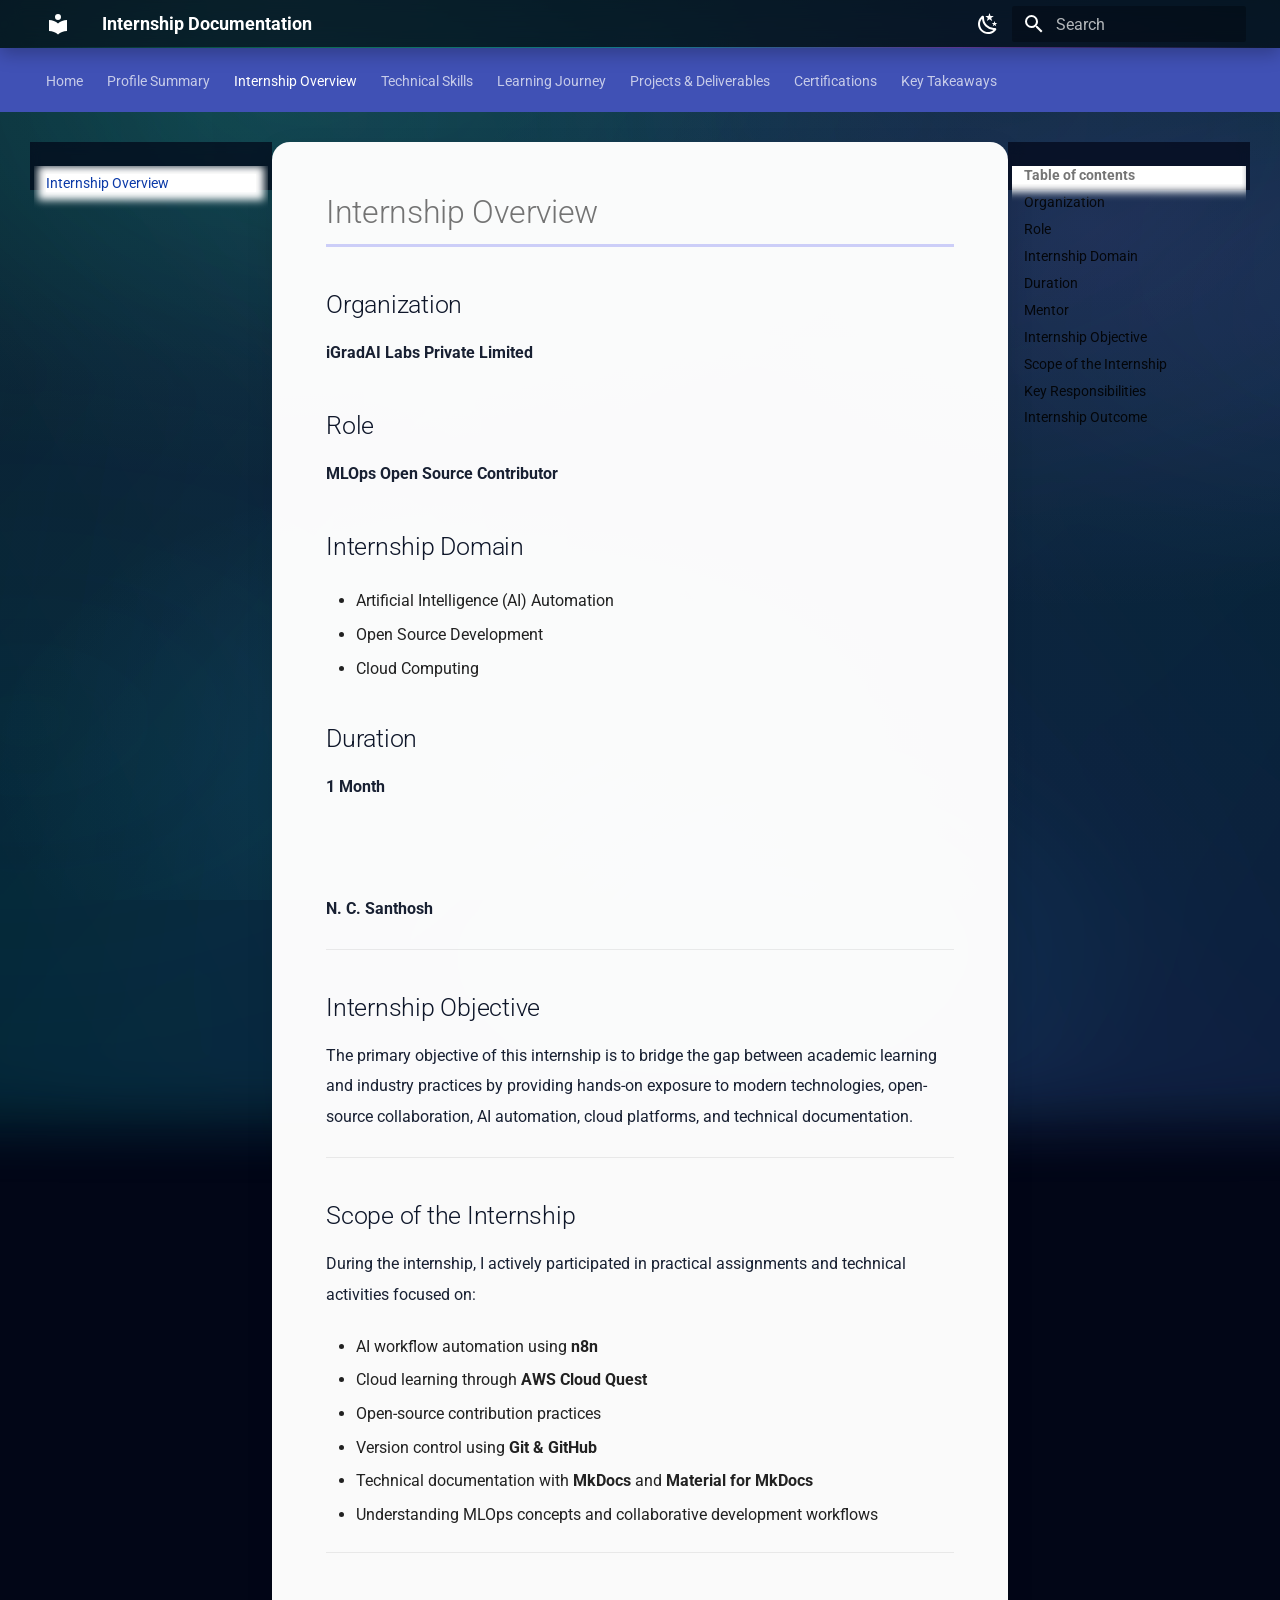
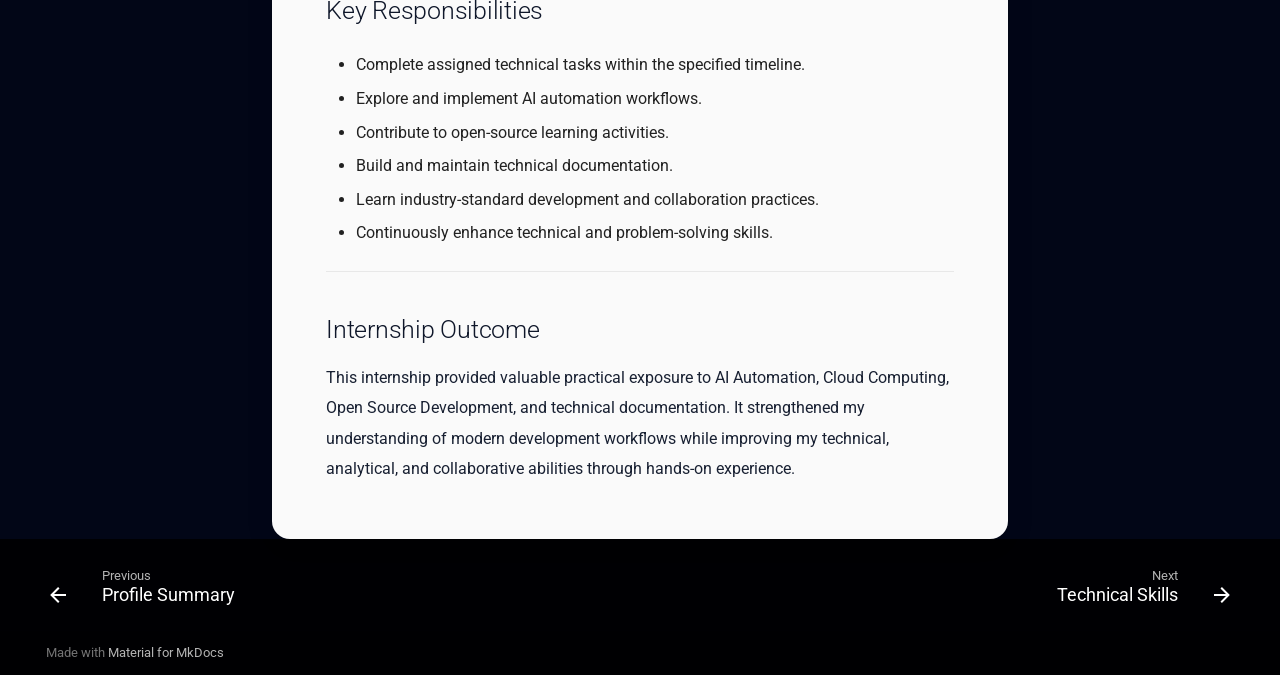
<file: internship-overview/index.html>
<!doctype html>
<html lang="en" class="no-js">
  <head>
    
      <meta charset="utf-8">
      <meta name="viewport" content="width=device-width,initial-scale=1">
      
        <meta name="description" content="Technical Documentation of My Internship at iGradAI Labs Private Limited">
      
      
        <meta name="author" content="Inisha S">
      
      
      
        <link rel="prev" href="../about/">
      
      
        <link rel="next" href="../technical-skills/">
      
      
        
      
      
      <link rel="icon" href="../assets/images/favicon.png">
      <meta name="generator" content="mkdocs-1.6.1, mkdocs-material-9.7.6">
    
    
      
        <title>Internship Overview - Internship Documentation</title>
      
    
    
      <link rel="stylesheet" href="../assets/stylesheets/main.484c7ddc.min.css">
      
        
        <link rel="stylesheet" href="../assets/stylesheets/palette.ab4e12ef.min.css">
      
      


    
    
      
    
    
      
        
        
        <link rel="preconnect" href="https://fonts.gstatic.com" crossorigin>
        <link rel="stylesheet" href="https://fonts.googleapis.com/css?family=Roboto:300,300i,400,400i,700,700i%7CRoboto+Mono:400,400i,700,700i&display=fallback">
        <style>:root{--md-text-font:"Roboto";--md-code-font:"Roboto Mono"}</style>
      
    
    
      <link rel="stylesheet" href="../stylesheets/extra.css">
    
    <script>__md_scope=new URL("..",location),__md_hash=e=>[...e].reduce(((e,_)=>(e<<5)-e+_.charCodeAt(0)),0),__md_get=(e,_=localStorage,t=__md_scope)=>JSON.parse(_.getItem(t.pathname+"."+e)),__md_set=(e,_,t=localStorage,a=__md_scope)=>{try{t.setItem(a.pathname+"."+e,JSON.stringify(_))}catch(e){}}</script>
    
      

    
    
  </head>
  
  
    
    
      
    
    
    
    
    <body dir="ltr" data-md-color-scheme="default" data-md-color-primary="indigo" data-md-color-accent="cyan">
  
    
    <input class="md-toggle" data-md-toggle="drawer" type="checkbox" id="__drawer" autocomplete="off">
    <input class="md-toggle" data-md-toggle="search" type="checkbox" id="__search" autocomplete="off">
    <label class="md-overlay" for="__drawer"></label>
    <div data-md-component="skip">
      
        
        <a href="#internship-overview" class="md-skip">
          Skip to content
        </a>
      
    </div>
    <div data-md-component="announce">
      
    </div>
    
    
      

<header class="md-header" data-md-component="header">
  <nav class="md-header__inner md-grid" aria-label="Header">
    <a href=".." title="Internship Documentation" class="md-header__button md-logo" aria-label="Internship Documentation" data-md-component="logo">
      
  
  <svg xmlns="http://www.w3.org/2000/svg" viewBox="0 0 24 24"><path d="M12 8a3 3 0 0 0 3-3 3 3 0 0 0-3-3 3 3 0 0 0-3 3 3 3 0 0 0 3 3m0 3.54C9.64 9.35 6.5 8 3 8v11c3.5 0 6.64 1.35 9 3.54 2.36-2.19 5.5-3.54 9-3.54V8c-3.5 0-6.64 1.35-9 3.54"/></svg>

    </a>
    <label class="md-header__button md-icon" for="__drawer">
      
      <svg xmlns="http://www.w3.org/2000/svg" viewBox="0 0 24 24"><path d="M3 6h18v2H3zm0 5h18v2H3zm0 5h18v2H3z"/></svg>
    </label>
    <div class="md-header__title" data-md-component="header-title">
      <div class="md-header__ellipsis">
        <div class="md-header__topic">
          <span class="md-ellipsis">
            Internship Documentation
          </span>
        </div>
        <div class="md-header__topic" data-md-component="header-topic">
          <span class="md-ellipsis">
            
              Internship Overview
            
          </span>
        </div>
      </div>
    </div>
    
      
        <form class="md-header__option" data-md-component="palette">
  
    
    
    
    <input class="md-option" data-md-color-media="" data-md-color-scheme="default" data-md-color-primary="indigo" data-md-color-accent="cyan"  aria-label="Switch to dark mode"  type="radio" name="__palette" id="__palette_0">
    
      <label class="md-header__button md-icon" title="Switch to dark mode" for="__palette_1" hidden>
        <svg xmlns="http://www.w3.org/2000/svg" viewBox="0 0 24 24"><path d="m17.75 4.09-2.53 1.94.91 3.06-2.63-1.81-2.63 1.81.91-3.06-2.53-1.94L12.44 4l1.06-3 1.06 3zm3.5 6.91-1.64 1.25.59 1.98-1.7-1.17-1.7 1.17.59-1.98L15.75 11l2.06-.05L18.5 9l.69 1.95zm-2.28 4.95c.83-.08 1.72 1.1 1.19 1.85-.32.45-.66.87-1.08 1.27C15.17 23 8.84 23 4.94 19.07c-3.91-3.9-3.91-10.24 0-14.14.4-.4.82-.76 1.27-1.08.75-.53 1.93.36 1.85 1.19-.27 2.86.69 5.83 2.89 8.02a9.96 9.96 0 0 0 8.02 2.89m-1.64 2.02a12.08 12.08 0 0 1-7.8-3.47c-2.17-2.19-3.33-5-3.49-7.82-2.81 3.14-2.7 7.96.31 10.98 3.02 3.01 7.84 3.12 10.98.31"/></svg>
      </label>
    
  
    
    
    
    <input class="md-option" data-md-color-media="" data-md-color-scheme="slate" data-md-color-primary="indigo" data-md-color-accent="cyan"  aria-label="Switch to light mode"  type="radio" name="__palette" id="__palette_1">
    
      <label class="md-header__button md-icon" title="Switch to light mode" for="__palette_2" hidden>
        <svg xmlns="http://www.w3.org/2000/svg" viewBox="0 0 24 24"><path d="M12 7a5 5 0 0 1 5 5 5 5 0 0 1-5 5 5 5 0 0 1-5-5 5 5 0 0 1 5-5m0 2a3 3 0 0 0-3 3 3 3 0 0 0 3 3 3 3 0 0 0 3-3 3 3 0 0 0-3-3m0-7 2.39 3.42C13.65 5.15 12.84 5 12 5s-1.65.15-2.39.42zM3.34 7l4.16-.35A7.2 7.2 0 0 0 5.94 8.5c-.44.74-.69 1.5-.83 2.29zm.02 10 1.76-3.77a7.131 7.131 0 0 0 2.38 4.14zM20.65 7l-1.77 3.79a7.02 7.02 0 0 0-2.38-4.15zm-.01 10-4.14.36c.59-.51 1.12-1.14 1.54-1.86.42-.73.69-1.5.83-2.29zM12 22l-2.41-3.44c.74.27 1.55.44 2.41.44.82 0 1.63-.17 2.37-.44z"/></svg>
      </label>
    
  
    
    
    
    <input class="md-option" data-md-color-media="" data-md-color-scheme="slate" data-md-color-primary="blue" data-md-color-accent="indigo"  aria-label="Switch to light mode"  type="radio" name="__palette" id="__palette_2">
    
      <label class="md-header__button md-icon" title="Switch to light mode" for="__palette_0" hidden>
        <svg xmlns="http://www.w3.org/2000/svg" viewBox="0 0 24 24"><path d="M12 7a5 5 0 0 1 5 5 5 5 0 0 1-5 5 5 5 0 0 1-5-5 5 5 0 0 1 5-5m0 2a3 3 0 0 0-3 3 3 3 0 0 0 3 3 3 3 0 0 0 3-3 3 3 0 0 0-3-3m0-7 2.39 3.42C13.65 5.15 12.84 5 12 5s-1.65.15-2.39.42zM3.34 7l4.16-.35A7.2 7.2 0 0 0 5.94 8.5c-.44.74-.69 1.5-.83 2.29zm.02 10 1.76-3.77a7.131 7.131 0 0 0 2.38 4.14zM20.65 7l-1.77 3.79a7.02 7.02 0 0 0-2.38-4.15zm-.01 10-4.14.36c.59-.51 1.12-1.14 1.54-1.86.42-.73.69-1.5.83-2.29zM12 22l-2.41-3.44c.74.27 1.55.44 2.41.44.82 0 1.63-.17 2.37-.44z"/></svg>
      </label>
    
  
</form>
      
    
    
      <script>var palette=__md_get("__palette");if(palette&&palette.color){if("(prefers-color-scheme)"===palette.color.media){var media=matchMedia("(prefers-color-scheme: light)"),input=document.querySelector(media.matches?"[data-md-color-media='(prefers-color-scheme: light)']":"[data-md-color-media='(prefers-color-scheme: dark)']");palette.color.media=input.getAttribute("data-md-color-media"),palette.color.scheme=input.getAttribute("data-md-color-scheme"),palette.color.primary=input.getAttribute("data-md-color-primary"),palette.color.accent=input.getAttribute("data-md-color-accent")}for(var[key,value]of Object.entries(palette.color))document.body.setAttribute("data-md-color-"+key,value)}</script>
    
    
    
      
      
        <label class="md-header__button md-icon" for="__search">
          
          <svg xmlns="http://www.w3.org/2000/svg" viewBox="0 0 24 24"><path d="M9.5 3A6.5 6.5 0 0 1 16 9.5c0 1.61-.59 3.09-1.56 4.23l.27.27h.79l5 5-1.5 1.5-5-5v-.79l-.27-.27A6.52 6.52 0 0 1 9.5 16 6.5 6.5 0 0 1 3 9.5 6.5 6.5 0 0 1 9.5 3m0 2C7 5 5 7 5 9.5S7 14 9.5 14 14 12 14 9.5 12 5 9.5 5"/></svg>
        </label>
        <div class="md-search" data-md-component="search" role="dialog">
  <label class="md-search__overlay" for="__search"></label>
  <div class="md-search__inner" role="search">
    <form class="md-search__form" name="search">
      <input type="text" class="md-search__input" name="query" aria-label="Search" placeholder="Search" autocapitalize="off" autocorrect="off" autocomplete="off" spellcheck="false" data-md-component="search-query" required>
      <label class="md-search__icon md-icon" for="__search">
        
        <svg xmlns="http://www.w3.org/2000/svg" viewBox="0 0 24 24"><path d="M9.5 3A6.5 6.5 0 0 1 16 9.5c0 1.61-.59 3.09-1.56 4.23l.27.27h.79l5 5-1.5 1.5-5-5v-.79l-.27-.27A6.52 6.52 0 0 1 9.5 16 6.5 6.5 0 0 1 3 9.5 6.5 6.5 0 0 1 9.5 3m0 2C7 5 5 7 5 9.5S7 14 9.5 14 14 12 14 9.5 12 5 9.5 5"/></svg>
        
        <svg xmlns="http://www.w3.org/2000/svg" viewBox="0 0 24 24"><path d="M20 11v2H8l5.5 5.5-1.42 1.42L4.16 12l7.92-7.92L13.5 5.5 8 11z"/></svg>
      </label>
      <nav class="md-search__options" aria-label="Search">
        
          <a href="javascript:void(0)" class="md-search__icon md-icon" title="Share" aria-label="Share" data-clipboard data-clipboard-text="" data-md-component="search-share" tabindex="-1">
            
            <svg xmlns="http://www.w3.org/2000/svg" viewBox="0 0 24 24"><path d="M18 16.08c-.76 0-1.44.3-1.96.77L8.91 12.7c.05-.23.09-.46.09-.7s-.04-.47-.09-.7l7.05-4.11c.54.5 1.25.81 2.04.81a3 3 0 0 0 3-3 3 3 0 0 0-3-3 3 3 0 0 0-3 3c0 .24.04.47.09.7L8.04 9.81C7.5 9.31 6.79 9 6 9a3 3 0 0 0-3 3 3 3 0 0 0 3 3c.79 0 1.5-.31 2.04-.81l7.12 4.15c-.05.21-.08.43-.08.66 0 1.61 1.31 2.91 2.92 2.91s2.92-1.3 2.92-2.91A2.92 2.92 0 0 0 18 16.08"/></svg>
          </a>
        
        <button type="reset" class="md-search__icon md-icon" title="Clear" aria-label="Clear" tabindex="-1">
          
          <svg xmlns="http://www.w3.org/2000/svg" viewBox="0 0 24 24"><path d="M19 6.41 17.59 5 12 10.59 6.41 5 5 6.41 10.59 12 5 17.59 6.41 19 12 13.41 17.59 19 19 17.59 13.41 12z"/></svg>
        </button>
      </nav>
      
    </form>
    <div class="md-search__output">
      <div class="md-search__scrollwrap" tabindex="0" data-md-scrollfix>
        <div class="md-search-result" data-md-component="search-result">
          <div class="md-search-result__meta">
            Initializing search
          </div>
          <ol class="md-search-result__list" role="presentation"></ol>
        </div>
      </div>
    </div>
  </div>
</div>
      
    
    
  </nav>
  
</header>
    
    <div class="md-container" data-md-component="container">
      
      
        
          
            
<nav class="md-tabs" aria-label="Tabs" data-md-component="tabs">
  <div class="md-grid">
    <ul class="md-tabs__list">
      
        
  
  
  
  
    <li class="md-tabs__item">
      <a href=".." class="md-tabs__link">
        
  
  
    
  
  Home

      </a>
    </li>
  

      
        
  
  
  
  
    <li class="md-tabs__item">
      <a href="../about/" class="md-tabs__link">
        
  
  
    
  
  Profile Summary

      </a>
    </li>
  

      
        
  
  
  
    
  
  
    <li class="md-tabs__item md-tabs__item--active">
      <a href="./" class="md-tabs__link">
        
  
  
    
  
  Internship Overview

      </a>
    </li>
  

      
        
  
  
  
  
    <li class="md-tabs__item">
      <a href="../technical-skills/" class="md-tabs__link">
        
  
  
    
  
  Technical Skills

      </a>
    </li>
  

      
        
  
  
  
  
    <li class="md-tabs__item">
      <a href="../learning-journey/" class="md-tabs__link">
        
  
  
    
  
  Learning Journey

      </a>
    </li>
  

      
        
  
  
  
  
    <li class="md-tabs__item">
      <a href="../projects-deliverables/" class="md-tabs__link">
        
  
  
    
  
  Projects & Deliverables

      </a>
    </li>
  

      
        
  
  
  
  
    <li class="md-tabs__item">
      <a href="../certifications/" class="md-tabs__link">
        
  
  
    
  
  Certifications

      </a>
    </li>
  

      
        
  
  
  
  
    <li class="md-tabs__item">
      <a href="../conclusion/" class="md-tabs__link">
        
  
  
    
  
  Key Takeaways

      </a>
    </li>
  

      
    </ul>
  </div>
</nav>
          
        
      
      <main class="md-main" data-md-component="main">
        <div class="md-main__inner md-grid">
          
            
              
              <div class="md-sidebar md-sidebar--primary" data-md-component="sidebar" data-md-type="navigation" >
                <div class="md-sidebar__scrollwrap">
                  <div class="md-sidebar__inner">
                    


  


<nav class="md-nav md-nav--primary md-nav--lifted" aria-label="Navigation" data-md-level="0">
  <label class="md-nav__title" for="__drawer">
    <a href=".." title="Internship Documentation" class="md-nav__button md-logo" aria-label="Internship Documentation" data-md-component="logo">
      
  
  <svg xmlns="http://www.w3.org/2000/svg" viewBox="0 0 24 24"><path d="M12 8a3 3 0 0 0 3-3 3 3 0 0 0-3-3 3 3 0 0 0-3 3 3 3 0 0 0 3 3m0 3.54C9.64 9.35 6.5 8 3 8v11c3.5 0 6.64 1.35 9 3.54 2.36-2.19 5.5-3.54 9-3.54V8c-3.5 0-6.64 1.35-9 3.54"/></svg>

    </a>
    Internship Documentation
  </label>
  
  <ul class="md-nav__list" data-md-scrollfix>
    
      
      
  
  
  
  
    <li class="md-nav__item">
      <a href=".." class="md-nav__link">
        
  
  
  <span class="md-ellipsis">
    
  
    Home
  

    
  </span>
  
  

      </a>
    </li>
  

    
      
      
  
  
  
  
    <li class="md-nav__item">
      <a href="../about/" class="md-nav__link">
        
  
  
  <span class="md-ellipsis">
    
  
    Profile Summary
  

    
  </span>
  
  

      </a>
    </li>
  

    
      
      
  
  
    
  
  
  
    <li class="md-nav__item md-nav__item--active">
      
      <input class="md-nav__toggle md-toggle" type="checkbox" id="__toc">
      
      
        
      
      
        <label class="md-nav__link md-nav__link--active" for="__toc">
          
  
  
  <span class="md-ellipsis">
    
  
    Internship Overview
  

    
  </span>
  
  

          <span class="md-nav__icon md-icon"></span>
        </label>
      
      <a href="./" class="md-nav__link md-nav__link--active">
        
  
  
  <span class="md-ellipsis">
    
  
    Internship Overview
  

    
  </span>
  
  

      </a>
      
        

<nav class="md-nav md-nav--secondary" aria-label="Table of contents">
  
  
  
    
  
  
    <label class="md-nav__title" for="__toc">
      <span class="md-nav__icon md-icon"></span>
      Table of contents
    </label>
    <ul class="md-nav__list" data-md-component="toc" data-md-scrollfix>
      
        <li class="md-nav__item">
  <a href="#organization" class="md-nav__link">
    <span class="md-ellipsis">
      
        Organization
      
    </span>
  </a>
  
</li>
      
        <li class="md-nav__item">
  <a href="#role" class="md-nav__link">
    <span class="md-ellipsis">
      
        Role
      
    </span>
  </a>
  
</li>
      
        <li class="md-nav__item">
  <a href="#internship-domain" class="md-nav__link">
    <span class="md-ellipsis">
      
        Internship Domain
      
    </span>
  </a>
  
</li>
      
        <li class="md-nav__item">
  <a href="#duration" class="md-nav__link">
    <span class="md-ellipsis">
      
        Duration
      
    </span>
  </a>
  
</li>
      
        <li class="md-nav__item">
  <a href="#mentor" class="md-nav__link">
    <span class="md-ellipsis">
      
        Mentor
      
    </span>
  </a>
  
</li>
      
        <li class="md-nav__item">
  <a href="#internship-objective" class="md-nav__link">
    <span class="md-ellipsis">
      
        Internship Objective
      
    </span>
  </a>
  
</li>
      
        <li class="md-nav__item">
  <a href="#scope-of-the-internship" class="md-nav__link">
    <span class="md-ellipsis">
      
        Scope of the Internship
      
    </span>
  </a>
  
</li>
      
        <li class="md-nav__item">
  <a href="#key-responsibilities" class="md-nav__link">
    <span class="md-ellipsis">
      
        Key Responsibilities
      
    </span>
  </a>
  
</li>
      
        <li class="md-nav__item">
  <a href="#internship-outcome" class="md-nav__link">
    <span class="md-ellipsis">
      
        Internship Outcome
      
    </span>
  </a>
  
</li>
      
    </ul>
  
</nav>
      
    </li>
  

    
      
      
  
  
  
  
    <li class="md-nav__item">
      <a href="../technical-skills/" class="md-nav__link">
        
  
  
  <span class="md-ellipsis">
    
  
    Technical Skills
  

    
  </span>
  
  

      </a>
    </li>
  

    
      
      
  
  
  
  
    <li class="md-nav__item">
      <a href="../learning-journey/" class="md-nav__link">
        
  
  
  <span class="md-ellipsis">
    
  
    Learning Journey
  

    
  </span>
  
  

      </a>
    </li>
  

    
      
      
  
  
  
  
    <li class="md-nav__item">
      <a href="../projects-deliverables/" class="md-nav__link">
        
  
  
  <span class="md-ellipsis">
    
  
    Projects & Deliverables
  

    
  </span>
  
  

      </a>
    </li>
  

    
      
      
  
  
  
  
    <li class="md-nav__item">
      <a href="../certifications/" class="md-nav__link">
        
  
  
  <span class="md-ellipsis">
    
  
    Certifications
  

    
  </span>
  
  

      </a>
    </li>
  

    
      
      
  
  
  
  
    <li class="md-nav__item">
      <a href="../conclusion/" class="md-nav__link">
        
  
  
  <span class="md-ellipsis">
    
  
    Key Takeaways
  

    
  </span>
  
  

      </a>
    </li>
  

    
  </ul>
</nav>
                  </div>
                </div>
              </div>
            
            
              
              <div class="md-sidebar md-sidebar--secondary" data-md-component="sidebar" data-md-type="toc" >
                <div class="md-sidebar__scrollwrap">
                  <div class="md-sidebar__inner">
                    

<nav class="md-nav md-nav--secondary" aria-label="Table of contents">
  
  
  
    
  
  
    <label class="md-nav__title" for="__toc">
      <span class="md-nav__icon md-icon"></span>
      Table of contents
    </label>
    <ul class="md-nav__list" data-md-component="toc" data-md-scrollfix>
      
        <li class="md-nav__item">
  <a href="#organization" class="md-nav__link">
    <span class="md-ellipsis">
      
        Organization
      
    </span>
  </a>
  
</li>
      
        <li class="md-nav__item">
  <a href="#role" class="md-nav__link">
    <span class="md-ellipsis">
      
        Role
      
    </span>
  </a>
  
</li>
      
        <li class="md-nav__item">
  <a href="#internship-domain" class="md-nav__link">
    <span class="md-ellipsis">
      
        Internship Domain
      
    </span>
  </a>
  
</li>
      
        <li class="md-nav__item">
  <a href="#duration" class="md-nav__link">
    <span class="md-ellipsis">
      
        Duration
      
    </span>
  </a>
  
</li>
      
        <li class="md-nav__item">
  <a href="#mentor" class="md-nav__link">
    <span class="md-ellipsis">
      
        Mentor
      
    </span>
  </a>
  
</li>
      
        <li class="md-nav__item">
  <a href="#internship-objective" class="md-nav__link">
    <span class="md-ellipsis">
      
        Internship Objective
      
    </span>
  </a>
  
</li>
      
        <li class="md-nav__item">
  <a href="#scope-of-the-internship" class="md-nav__link">
    <span class="md-ellipsis">
      
        Scope of the Internship
      
    </span>
  </a>
  
</li>
      
        <li class="md-nav__item">
  <a href="#key-responsibilities" class="md-nav__link">
    <span class="md-ellipsis">
      
        Key Responsibilities
      
    </span>
  </a>
  
</li>
      
        <li class="md-nav__item">
  <a href="#internship-outcome" class="md-nav__link">
    <span class="md-ellipsis">
      
        Internship Outcome
      
    </span>
  </a>
  
</li>
      
    </ul>
  
</nav>
                  </div>
                </div>
              </div>
            
          
          
            <div class="md-content" data-md-component="content">
              
              <article class="md-content__inner md-typeset">
                
                  



<h1 id="internship-overview">Internship Overview</h1>
<h2 id="organization">Organization</h2>
<p><strong>iGradAI Labs Private Limited</strong></p>
<h2 id="role">Role</h2>
<p><strong>MLOps Open Source Contributor</strong></p>
<h2 id="internship-domain">Internship Domain</h2>
<ul>
<li>Artificial Intelligence (AI) Automation</li>
<li>Open Source Development</li>
<li>Cloud Computing</li>
</ul>
<h2 id="duration">Duration</h2>
<p><strong>1 Month</strong></p>
<h2 id="mentor">Mentor</h2>
<p><strong>N. C. Santhosh</strong></p>
<hr />
<h2 id="internship-objective">Internship Objective</h2>
<p>The primary objective of this internship is to bridge the gap between academic learning and industry practices by providing hands-on exposure to modern technologies, open-source collaboration, AI automation, cloud platforms, and technical documentation.</p>
<hr />
<h2 id="scope-of-the-internship">Scope of the Internship</h2>
<p>During the internship, I actively participated in practical assignments and technical activities focused on:</p>
<ul>
<li>AI workflow automation using <strong>n8n</strong></li>
<li>Cloud learning through <strong>AWS Cloud Quest</strong></li>
<li>Open-source contribution practices</li>
<li>Version control using <strong>Git &amp; GitHub</strong></li>
<li>Technical documentation with <strong>MkDocs</strong> and <strong>Material for MkDocs</strong></li>
<li>Understanding MLOps concepts and collaborative development workflows</li>
</ul>
<hr />
<h2 id="key-responsibilities">Key Responsibilities</h2>
<ul>
<li>Complete assigned technical tasks within the specified timeline.</li>
<li>Explore and implement AI automation workflows.</li>
<li>Contribute to open-source learning activities.</li>
<li>Build and maintain technical documentation.</li>
<li>Learn industry-standard development and collaboration practices.</li>
<li>Continuously enhance technical and problem-solving skills.</li>
</ul>
<hr />
<h2 id="internship-outcome">Internship Outcome</h2>
<p>This internship provided valuable practical exposure to AI Automation, Cloud Computing, Open Source Development, and technical documentation. It strengthened my understanding of modern development workflows while improving my technical, analytical, and collaborative abilities through hands-on experience.</p>












                
              </article>
            </div>
          
          
<script>var target=document.getElementById(location.hash.slice(1));target&&target.name&&(target.checked=target.name.startsWith("__tabbed_"))</script>
        </div>
        
          <button type="button" class="md-top md-icon" data-md-component="top" hidden>
  
  <svg xmlns="http://www.w3.org/2000/svg" viewBox="0 0 24 24"><path d="M13 20h-2V8l-5.5 5.5-1.42-1.42L12 4.16l7.92 7.92-1.42 1.42L13 8z"/></svg>
  Back to top
</button>
        
      </main>
      
        <footer class="md-footer">
  
    
      
      <nav class="md-footer__inner md-grid" aria-label="Footer" >
        
          
          <a href="../about/" class="md-footer__link md-footer__link--prev" aria-label="Previous: Profile Summary">
            <div class="md-footer__button md-icon">
              
              <svg xmlns="http://www.w3.org/2000/svg" viewBox="0 0 24 24"><path d="M20 11v2H8l5.5 5.5-1.42 1.42L4.16 12l7.92-7.92L13.5 5.5 8 11z"/></svg>
            </div>
            <div class="md-footer__title">
              <span class="md-footer__direction">
                Previous
              </span>
              <div class="md-ellipsis">
                Profile Summary
              </div>
            </div>
          </a>
        
        
          
          <a href="../technical-skills/" class="md-footer__link md-footer__link--next" aria-label="Next: Technical Skills">
            <div class="md-footer__title">
              <span class="md-footer__direction">
                Next
              </span>
              <div class="md-ellipsis">
                Technical Skills
              </div>
            </div>
            <div class="md-footer__button md-icon">
              
              <svg xmlns="http://www.w3.org/2000/svg" viewBox="0 0 24 24"><path d="M4 11v2h12l-5.5 5.5 1.42 1.42L19.84 12l-7.92-7.92L10.5 5.5 16 11z"/></svg>
            </div>
          </a>
        
      </nav>
    
  
  <div class="md-footer-meta md-typeset">
    <div class="md-footer-meta__inner md-grid">
      <div class="md-copyright">
  
  
    Made with
    <a href="https://squidfunk.github.io/mkdocs-material/" target="_blank" rel="noopener">
      Material for MkDocs
    </a>
  
</div>
      
    </div>
  </div>
</footer>
      
    </div>
    <div class="md-dialog" data-md-component="dialog">
      <div class="md-dialog__inner md-typeset"></div>
    </div>
    
    
    
      
      
      <script id="__config" type="application/json">{"annotate": null, "base": "..", "features": ["navigation.tabs", "navigation.top", "navigation.sections", "navigation.expand", "navigation.footer", "search.highlight", "search.share", "content.code.copy"], "search": "../assets/javascripts/workers/search.2c215733.min.js", "tags": null, "translations": {"clipboard.copied": "Copied to clipboard", "clipboard.copy": "Copy to clipboard", "search.result.more.one": "1 more on this page", "search.result.more.other": "# more on this page", "search.result.none": "No matching documents", "search.result.one": "1 matching document", "search.result.other": "# matching documents", "search.result.placeholder": "Type to start searching", "search.result.term.missing": "Missing", "select.version": "Select version"}, "version": null}</script>
    
    
      <script src="../assets/javascripts/bundle.79ae519e.min.js"></script>
      
        <script src="../javascripts/extra.js"></script>
      
    
  </body>
</html>
</file>
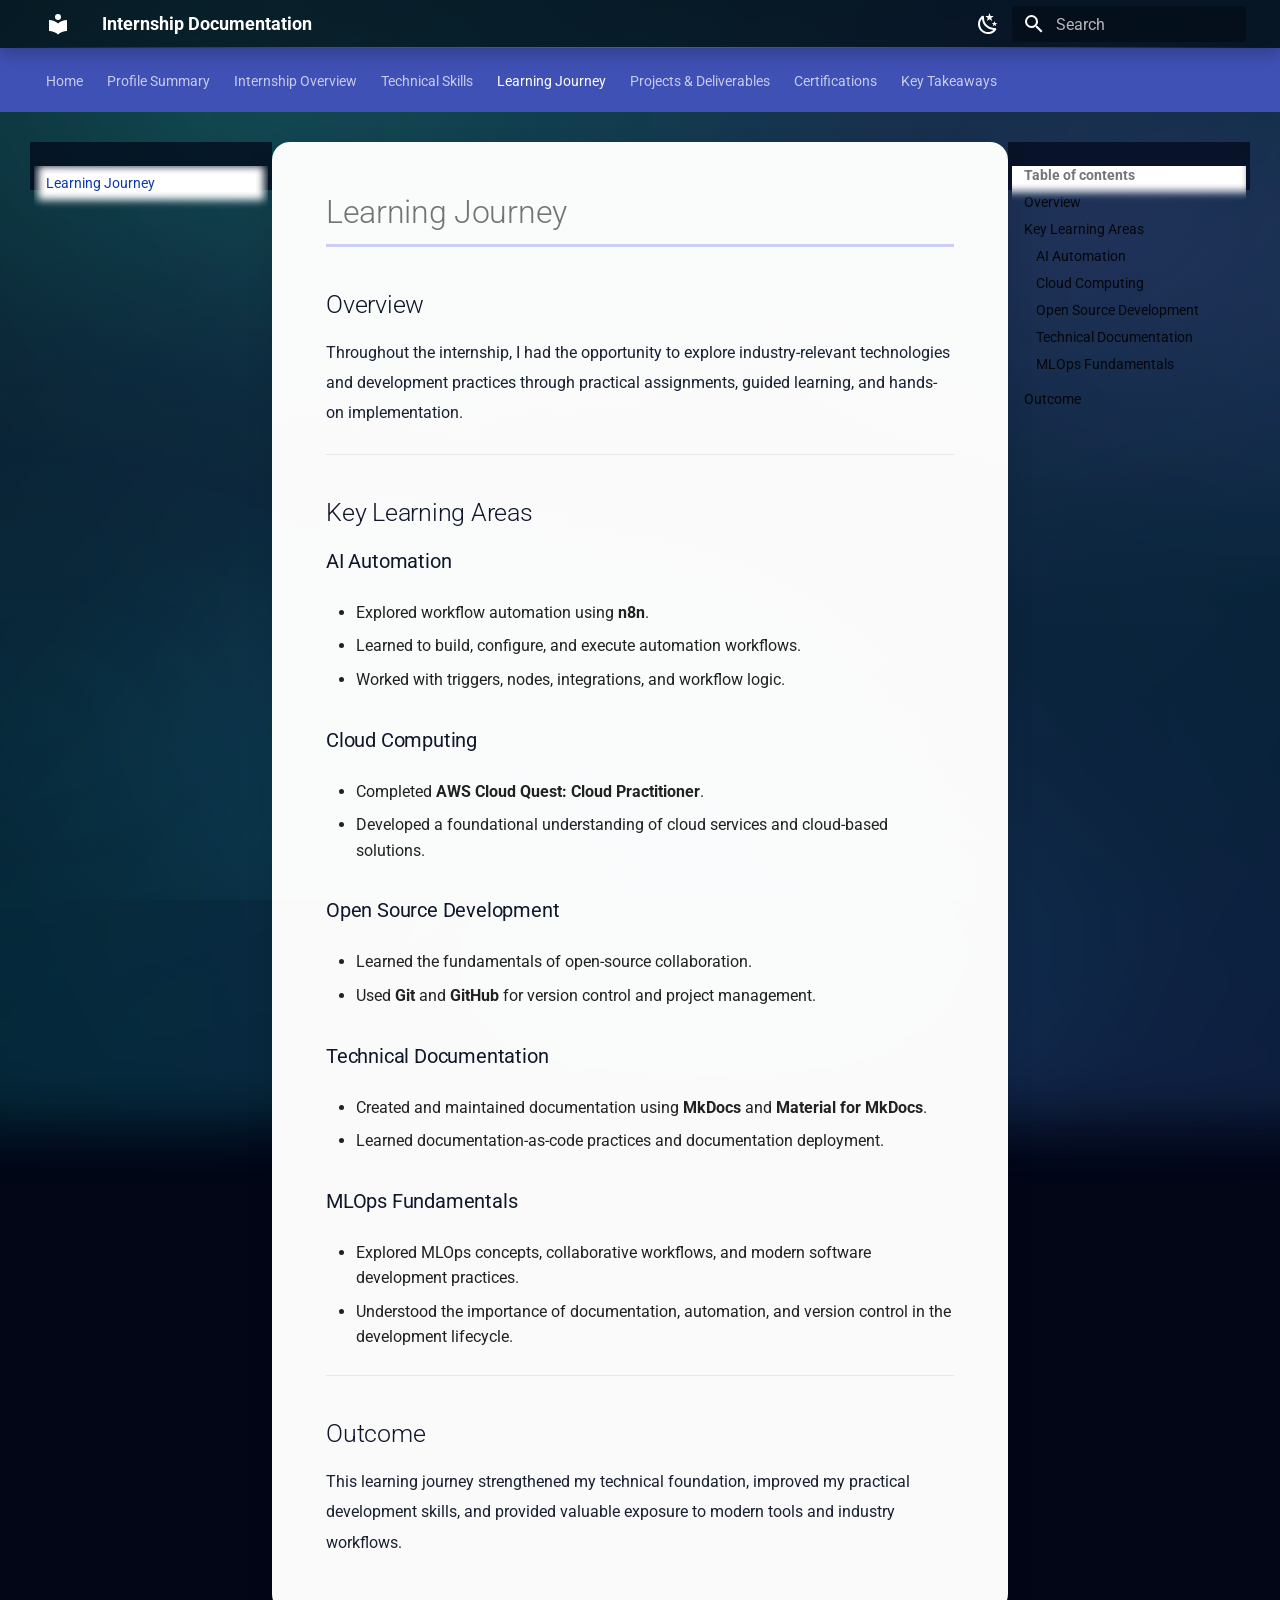
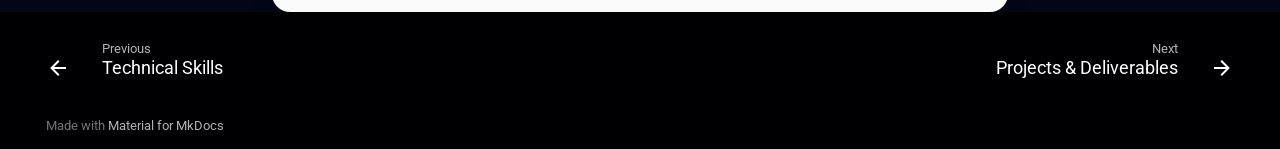
<file: learning-journey/index.html>
<!doctype html>
<html lang="en" class="no-js">
  <head>
    
      <meta charset="utf-8">
      <meta name="viewport" content="width=device-width,initial-scale=1">
      
        <meta name="description" content="Technical Documentation of My Internship at iGradAI Labs Private Limited">
      
      
        <meta name="author" content="Inisha S">
      
      
      
        <link rel="prev" href="../technical-skills/">
      
      
        <link rel="next" href="../projects-deliverables/">
      
      
        
      
      
      <link rel="icon" href="../assets/images/favicon.png">
      <meta name="generator" content="mkdocs-1.6.1, mkdocs-material-9.7.6">
    
    
      
        <title>Learning Journey - Internship Documentation</title>
      
    
    
      <link rel="stylesheet" href="../assets/stylesheets/main.484c7ddc.min.css">
      
        
        <link rel="stylesheet" href="../assets/stylesheets/palette.ab4e12ef.min.css">
      
      


    
    
      
    
    
      
        
        
        <link rel="preconnect" href="https://fonts.gstatic.com" crossorigin>
        <link rel="stylesheet" href="https://fonts.googleapis.com/css?family=Roboto:300,300i,400,400i,700,700i%7CRoboto+Mono:400,400i,700,700i&display=fallback">
        <style>:root{--md-text-font:"Roboto";--md-code-font:"Roboto Mono"}</style>
      
    
    
      <link rel="stylesheet" href="../stylesheets/extra.css">
    
    <script>__md_scope=new URL("..",location),__md_hash=e=>[...e].reduce(((e,_)=>(e<<5)-e+_.charCodeAt(0)),0),__md_get=(e,_=localStorage,t=__md_scope)=>JSON.parse(_.getItem(t.pathname+"."+e)),__md_set=(e,_,t=localStorage,a=__md_scope)=>{try{t.setItem(a.pathname+"."+e,JSON.stringify(_))}catch(e){}}</script>
    
      

    
    
  </head>
  
  
    
    
      
    
    
    
    
    <body dir="ltr" data-md-color-scheme="default" data-md-color-primary="indigo" data-md-color-accent="cyan">
  
    
    <input class="md-toggle" data-md-toggle="drawer" type="checkbox" id="__drawer" autocomplete="off">
    <input class="md-toggle" data-md-toggle="search" type="checkbox" id="__search" autocomplete="off">
    <label class="md-overlay" for="__drawer"></label>
    <div data-md-component="skip">
      
        
        <a href="#learning-journey" class="md-skip">
          Skip to content
        </a>
      
    </div>
    <div data-md-component="announce">
      
    </div>
    
    
      

<header class="md-header" data-md-component="header">
  <nav class="md-header__inner md-grid" aria-label="Header">
    <a href=".." title="Internship Documentation" class="md-header__button md-logo" aria-label="Internship Documentation" data-md-component="logo">
      
  
  <svg xmlns="http://www.w3.org/2000/svg" viewBox="0 0 24 24"><path d="M12 8a3 3 0 0 0 3-3 3 3 0 0 0-3-3 3 3 0 0 0-3 3 3 3 0 0 0 3 3m0 3.54C9.64 9.35 6.5 8 3 8v11c3.5 0 6.64 1.35 9 3.54 2.36-2.19 5.5-3.54 9-3.54V8c-3.5 0-6.64 1.35-9 3.54"/></svg>

    </a>
    <label class="md-header__button md-icon" for="__drawer">
      
      <svg xmlns="http://www.w3.org/2000/svg" viewBox="0 0 24 24"><path d="M3 6h18v2H3zm0 5h18v2H3zm0 5h18v2H3z"/></svg>
    </label>
    <div class="md-header__title" data-md-component="header-title">
      <div class="md-header__ellipsis">
        <div class="md-header__topic">
          <span class="md-ellipsis">
            Internship Documentation
          </span>
        </div>
        <div class="md-header__topic" data-md-component="header-topic">
          <span class="md-ellipsis">
            
              Learning Journey
            
          </span>
        </div>
      </div>
    </div>
    
      
        <form class="md-header__option" data-md-component="palette">
  
    
    
    
    <input class="md-option" data-md-color-media="" data-md-color-scheme="default" data-md-color-primary="indigo" data-md-color-accent="cyan"  aria-label="Switch to dark mode"  type="radio" name="__palette" id="__palette_0">
    
      <label class="md-header__button md-icon" title="Switch to dark mode" for="__palette_1" hidden>
        <svg xmlns="http://www.w3.org/2000/svg" viewBox="0 0 24 24"><path d="m17.75 4.09-2.53 1.94.91 3.06-2.63-1.81-2.63 1.81.91-3.06-2.53-1.94L12.44 4l1.06-3 1.06 3zm3.5 6.91-1.64 1.25.59 1.98-1.7-1.17-1.7 1.17.59-1.98L15.75 11l2.06-.05L18.5 9l.69 1.95zm-2.28 4.95c.83-.08 1.72 1.1 1.19 1.85-.32.45-.66.87-1.08 1.27C15.17 23 8.84 23 4.94 19.07c-3.91-3.9-3.91-10.24 0-14.14.4-.4.82-.76 1.27-1.08.75-.53 1.93.36 1.85 1.19-.27 2.86.69 5.83 2.89 8.02a9.96 9.96 0 0 0 8.02 2.89m-1.64 2.02a12.08 12.08 0 0 1-7.8-3.47c-2.17-2.19-3.33-5-3.49-7.82-2.81 3.14-2.7 7.96.31 10.98 3.02 3.01 7.84 3.12 10.98.31"/></svg>
      </label>
    
  
    
    
    
    <input class="md-option" data-md-color-media="" data-md-color-scheme="slate" data-md-color-primary="indigo" data-md-color-accent="cyan"  aria-label="Switch to light mode"  type="radio" name="__palette" id="__palette_1">
    
      <label class="md-header__button md-icon" title="Switch to light mode" for="__palette_2" hidden>
        <svg xmlns="http://www.w3.org/2000/svg" viewBox="0 0 24 24"><path d="M12 7a5 5 0 0 1 5 5 5 5 0 0 1-5 5 5 5 0 0 1-5-5 5 5 0 0 1 5-5m0 2a3 3 0 0 0-3 3 3 3 0 0 0 3 3 3 3 0 0 0 3-3 3 3 0 0 0-3-3m0-7 2.39 3.42C13.65 5.15 12.84 5 12 5s-1.65.15-2.39.42zM3.34 7l4.16-.35A7.2 7.2 0 0 0 5.94 8.5c-.44.74-.69 1.5-.83 2.29zm.02 10 1.76-3.77a7.131 7.131 0 0 0 2.38 4.14zM20.65 7l-1.77 3.79a7.02 7.02 0 0 0-2.38-4.15zm-.01 10-4.14.36c.59-.51 1.12-1.14 1.54-1.86.42-.73.69-1.5.83-2.29zM12 22l-2.41-3.44c.74.27 1.55.44 2.41.44.82 0 1.63-.17 2.37-.44z"/></svg>
      </label>
    
  
    
    
    
    <input class="md-option" data-md-color-media="" data-md-color-scheme="slate" data-md-color-primary="blue" data-md-color-accent="indigo"  aria-label="Switch to light mode"  type="radio" name="__palette" id="__palette_2">
    
      <label class="md-header__button md-icon" title="Switch to light mode" for="__palette_0" hidden>
        <svg xmlns="http://www.w3.org/2000/svg" viewBox="0 0 24 24"><path d="M12 7a5 5 0 0 1 5 5 5 5 0 0 1-5 5 5 5 0 0 1-5-5 5 5 0 0 1 5-5m0 2a3 3 0 0 0-3 3 3 3 0 0 0 3 3 3 3 0 0 0 3-3 3 3 0 0 0-3-3m0-7 2.39 3.42C13.65 5.15 12.84 5 12 5s-1.65.15-2.39.42zM3.34 7l4.16-.35A7.2 7.2 0 0 0 5.94 8.5c-.44.74-.69 1.5-.83 2.29zm.02 10 1.76-3.77a7.131 7.131 0 0 0 2.38 4.14zM20.65 7l-1.77 3.79a7.02 7.02 0 0 0-2.38-4.15zm-.01 10-4.14.36c.59-.51 1.12-1.14 1.54-1.86.42-.73.69-1.5.83-2.29zM12 22l-2.41-3.44c.74.27 1.55.44 2.41.44.82 0 1.63-.17 2.37-.44z"/></svg>
      </label>
    
  
</form>
      
    
    
      <script>var palette=__md_get("__palette");if(palette&&palette.color){if("(prefers-color-scheme)"===palette.color.media){var media=matchMedia("(prefers-color-scheme: light)"),input=document.querySelector(media.matches?"[data-md-color-media='(prefers-color-scheme: light)']":"[data-md-color-media='(prefers-color-scheme: dark)']");palette.color.media=input.getAttribute("data-md-color-media"),palette.color.scheme=input.getAttribute("data-md-color-scheme"),palette.color.primary=input.getAttribute("data-md-color-primary"),palette.color.accent=input.getAttribute("data-md-color-accent")}for(var[key,value]of Object.entries(palette.color))document.body.setAttribute("data-md-color-"+key,value)}</script>
    
    
    
      
      
        <label class="md-header__button md-icon" for="__search">
          
          <svg xmlns="http://www.w3.org/2000/svg" viewBox="0 0 24 24"><path d="M9.5 3A6.5 6.5 0 0 1 16 9.5c0 1.61-.59 3.09-1.56 4.23l.27.27h.79l5 5-1.5 1.5-5-5v-.79l-.27-.27A6.52 6.52 0 0 1 9.5 16 6.5 6.5 0 0 1 3 9.5 6.5 6.5 0 0 1 9.5 3m0 2C7 5 5 7 5 9.5S7 14 9.5 14 14 12 14 9.5 12 5 9.5 5"/></svg>
        </label>
        <div class="md-search" data-md-component="search" role="dialog">
  <label class="md-search__overlay" for="__search"></label>
  <div class="md-search__inner" role="search">
    <form class="md-search__form" name="search">
      <input type="text" class="md-search__input" name="query" aria-label="Search" placeholder="Search" autocapitalize="off" autocorrect="off" autocomplete="off" spellcheck="false" data-md-component="search-query" required>
      <label class="md-search__icon md-icon" for="__search">
        
        <svg xmlns="http://www.w3.org/2000/svg" viewBox="0 0 24 24"><path d="M9.5 3A6.5 6.5 0 0 1 16 9.5c0 1.61-.59 3.09-1.56 4.23l.27.27h.79l5 5-1.5 1.5-5-5v-.79l-.27-.27A6.52 6.52 0 0 1 9.5 16 6.5 6.5 0 0 1 3 9.5 6.5 6.5 0 0 1 9.5 3m0 2C7 5 5 7 5 9.5S7 14 9.5 14 14 12 14 9.5 12 5 9.5 5"/></svg>
        
        <svg xmlns="http://www.w3.org/2000/svg" viewBox="0 0 24 24"><path d="M20 11v2H8l5.5 5.5-1.42 1.42L4.16 12l7.92-7.92L13.5 5.5 8 11z"/></svg>
      </label>
      <nav class="md-search__options" aria-label="Search">
        
          <a href="javascript:void(0)" class="md-search__icon md-icon" title="Share" aria-label="Share" data-clipboard data-clipboard-text="" data-md-component="search-share" tabindex="-1">
            
            <svg xmlns="http://www.w3.org/2000/svg" viewBox="0 0 24 24"><path d="M18 16.08c-.76 0-1.44.3-1.96.77L8.91 12.7c.05-.23.09-.46.09-.7s-.04-.47-.09-.7l7.05-4.11c.54.5 1.25.81 2.04.81a3 3 0 0 0 3-3 3 3 0 0 0-3-3 3 3 0 0 0-3 3c0 .24.04.47.09.7L8.04 9.81C7.5 9.31 6.79 9 6 9a3 3 0 0 0-3 3 3 3 0 0 0 3 3c.79 0 1.5-.31 2.04-.81l7.12 4.15c-.05.21-.08.43-.08.66 0 1.61 1.31 2.91 2.92 2.91s2.92-1.3 2.92-2.91A2.92 2.92 0 0 0 18 16.08"/></svg>
          </a>
        
        <button type="reset" class="md-search__icon md-icon" title="Clear" aria-label="Clear" tabindex="-1">
          
          <svg xmlns="http://www.w3.org/2000/svg" viewBox="0 0 24 24"><path d="M19 6.41 17.59 5 12 10.59 6.41 5 5 6.41 10.59 12 5 17.59 6.41 19 12 13.41 17.59 19 19 17.59 13.41 12z"/></svg>
        </button>
      </nav>
      
    </form>
    <div class="md-search__output">
      <div class="md-search__scrollwrap" tabindex="0" data-md-scrollfix>
        <div class="md-search-result" data-md-component="search-result">
          <div class="md-search-result__meta">
            Initializing search
          </div>
          <ol class="md-search-result__list" role="presentation"></ol>
        </div>
      </div>
    </div>
  </div>
</div>
      
    
    
  </nav>
  
</header>
    
    <div class="md-container" data-md-component="container">
      
      
        
          
            
<nav class="md-tabs" aria-label="Tabs" data-md-component="tabs">
  <div class="md-grid">
    <ul class="md-tabs__list">
      
        
  
  
  
  
    <li class="md-tabs__item">
      <a href=".." class="md-tabs__link">
        
  
  
    
  
  Home

      </a>
    </li>
  

      
        
  
  
  
  
    <li class="md-tabs__item">
      <a href="../about/" class="md-tabs__link">
        
  
  
    
  
  Profile Summary

      </a>
    </li>
  

      
        
  
  
  
  
    <li class="md-tabs__item">
      <a href="../internship-overview/" class="md-tabs__link">
        
  
  
    
  
  Internship Overview

      </a>
    </li>
  

      
        
  
  
  
  
    <li class="md-tabs__item">
      <a href="../technical-skills/" class="md-tabs__link">
        
  
  
    
  
  Technical Skills

      </a>
    </li>
  

      
        
  
  
  
    
  
  
    <li class="md-tabs__item md-tabs__item--active">
      <a href="./" class="md-tabs__link">
        
  
  
    
  
  Learning Journey

      </a>
    </li>
  

      
        
  
  
  
  
    <li class="md-tabs__item">
      <a href="../projects-deliverables/" class="md-tabs__link">
        
  
  
    
  
  Projects & Deliverables

      </a>
    </li>
  

      
        
  
  
  
  
    <li class="md-tabs__item">
      <a href="../certifications/" class="md-tabs__link">
        
  
  
    
  
  Certifications

      </a>
    </li>
  

      
        
  
  
  
  
    <li class="md-tabs__item">
      <a href="../conclusion/" class="md-tabs__link">
        
  
  
    
  
  Key Takeaways

      </a>
    </li>
  

      
    </ul>
  </div>
</nav>
          
        
      
      <main class="md-main" data-md-component="main">
        <div class="md-main__inner md-grid">
          
            
              
              <div class="md-sidebar md-sidebar--primary" data-md-component="sidebar" data-md-type="navigation" >
                <div class="md-sidebar__scrollwrap">
                  <div class="md-sidebar__inner">
                    


  


<nav class="md-nav md-nav--primary md-nav--lifted" aria-label="Navigation" data-md-level="0">
  <label class="md-nav__title" for="__drawer">
    <a href=".." title="Internship Documentation" class="md-nav__button md-logo" aria-label="Internship Documentation" data-md-component="logo">
      
  
  <svg xmlns="http://www.w3.org/2000/svg" viewBox="0 0 24 24"><path d="M12 8a3 3 0 0 0 3-3 3 3 0 0 0-3-3 3 3 0 0 0-3 3 3 3 0 0 0 3 3m0 3.54C9.64 9.35 6.5 8 3 8v11c3.5 0 6.64 1.35 9 3.54 2.36-2.19 5.5-3.54 9-3.54V8c-3.5 0-6.64 1.35-9 3.54"/></svg>

    </a>
    Internship Documentation
  </label>
  
  <ul class="md-nav__list" data-md-scrollfix>
    
      
      
  
  
  
  
    <li class="md-nav__item">
      <a href=".." class="md-nav__link">
        
  
  
  <span class="md-ellipsis">
    
  
    Home
  

    
  </span>
  
  

      </a>
    </li>
  

    
      
      
  
  
  
  
    <li class="md-nav__item">
      <a href="../about/" class="md-nav__link">
        
  
  
  <span class="md-ellipsis">
    
  
    Profile Summary
  

    
  </span>
  
  

      </a>
    </li>
  

    
      
      
  
  
  
  
    <li class="md-nav__item">
      <a href="../internship-overview/" class="md-nav__link">
        
  
  
  <span class="md-ellipsis">
    
  
    Internship Overview
  

    
  </span>
  
  

      </a>
    </li>
  

    
      
      
  
  
  
  
    <li class="md-nav__item">
      <a href="../technical-skills/" class="md-nav__link">
        
  
  
  <span class="md-ellipsis">
    
  
    Technical Skills
  

    
  </span>
  
  

      </a>
    </li>
  

    
      
      
  
  
    
  
  
  
    <li class="md-nav__item md-nav__item--active">
      
      <input class="md-nav__toggle md-toggle" type="checkbox" id="__toc">
      
      
        
      
      
        <label class="md-nav__link md-nav__link--active" for="__toc">
          
  
  
  <span class="md-ellipsis">
    
  
    Learning Journey
  

    
  </span>
  
  

          <span class="md-nav__icon md-icon"></span>
        </label>
      
      <a href="./" class="md-nav__link md-nav__link--active">
        
  
  
  <span class="md-ellipsis">
    
  
    Learning Journey
  

    
  </span>
  
  

      </a>
      
        

<nav class="md-nav md-nav--secondary" aria-label="Table of contents">
  
  
  
    
  
  
    <label class="md-nav__title" for="__toc">
      <span class="md-nav__icon md-icon"></span>
      Table of contents
    </label>
    <ul class="md-nav__list" data-md-component="toc" data-md-scrollfix>
      
        <li class="md-nav__item">
  <a href="#overview" class="md-nav__link">
    <span class="md-ellipsis">
      
        Overview
      
    </span>
  </a>
  
</li>
      
        <li class="md-nav__item">
  <a href="#key-learning-areas" class="md-nav__link">
    <span class="md-ellipsis">
      
        Key Learning Areas
      
    </span>
  </a>
  
    <nav class="md-nav" aria-label="Key Learning Areas">
      <ul class="md-nav__list">
        
          <li class="md-nav__item">
  <a href="#ai-automation" class="md-nav__link">
    <span class="md-ellipsis">
      
        AI Automation
      
    </span>
  </a>
  
</li>
        
          <li class="md-nav__item">
  <a href="#cloud-computing" class="md-nav__link">
    <span class="md-ellipsis">
      
        Cloud Computing
      
    </span>
  </a>
  
</li>
        
          <li class="md-nav__item">
  <a href="#open-source-development" class="md-nav__link">
    <span class="md-ellipsis">
      
        Open Source Development
      
    </span>
  </a>
  
</li>
        
          <li class="md-nav__item">
  <a href="#technical-documentation" class="md-nav__link">
    <span class="md-ellipsis">
      
        Technical Documentation
      
    </span>
  </a>
  
</li>
        
          <li class="md-nav__item">
  <a href="#mlops-fundamentals" class="md-nav__link">
    <span class="md-ellipsis">
      
        MLOps Fundamentals
      
    </span>
  </a>
  
</li>
        
      </ul>
    </nav>
  
</li>
      
        <li class="md-nav__item">
  <a href="#outcome" class="md-nav__link">
    <span class="md-ellipsis">
      
        Outcome
      
    </span>
  </a>
  
</li>
      
    </ul>
  
</nav>
      
    </li>
  

    
      
      
  
  
  
  
    <li class="md-nav__item">
      <a href="../projects-deliverables/" class="md-nav__link">
        
  
  
  <span class="md-ellipsis">
    
  
    Projects & Deliverables
  

    
  </span>
  
  

      </a>
    </li>
  

    
      
      
  
  
  
  
    <li class="md-nav__item">
      <a href="../certifications/" class="md-nav__link">
        
  
  
  <span class="md-ellipsis">
    
  
    Certifications
  

    
  </span>
  
  

      </a>
    </li>
  

    
      
      
  
  
  
  
    <li class="md-nav__item">
      <a href="../conclusion/" class="md-nav__link">
        
  
  
  <span class="md-ellipsis">
    
  
    Key Takeaways
  

    
  </span>
  
  

      </a>
    </li>
  

    
  </ul>
</nav>
                  </div>
                </div>
              </div>
            
            
              
              <div class="md-sidebar md-sidebar--secondary" data-md-component="sidebar" data-md-type="toc" >
                <div class="md-sidebar__scrollwrap">
                  <div class="md-sidebar__inner">
                    

<nav class="md-nav md-nav--secondary" aria-label="Table of contents">
  
  
  
    
  
  
    <label class="md-nav__title" for="__toc">
      <span class="md-nav__icon md-icon"></span>
      Table of contents
    </label>
    <ul class="md-nav__list" data-md-component="toc" data-md-scrollfix>
      
        <li class="md-nav__item">
  <a href="#overview" class="md-nav__link">
    <span class="md-ellipsis">
      
        Overview
      
    </span>
  </a>
  
</li>
      
        <li class="md-nav__item">
  <a href="#key-learning-areas" class="md-nav__link">
    <span class="md-ellipsis">
      
        Key Learning Areas
      
    </span>
  </a>
  
    <nav class="md-nav" aria-label="Key Learning Areas">
      <ul class="md-nav__list">
        
          <li class="md-nav__item">
  <a href="#ai-automation" class="md-nav__link">
    <span class="md-ellipsis">
      
        AI Automation
      
    </span>
  </a>
  
</li>
        
          <li class="md-nav__item">
  <a href="#cloud-computing" class="md-nav__link">
    <span class="md-ellipsis">
      
        Cloud Computing
      
    </span>
  </a>
  
</li>
        
          <li class="md-nav__item">
  <a href="#open-source-development" class="md-nav__link">
    <span class="md-ellipsis">
      
        Open Source Development
      
    </span>
  </a>
  
</li>
        
          <li class="md-nav__item">
  <a href="#technical-documentation" class="md-nav__link">
    <span class="md-ellipsis">
      
        Technical Documentation
      
    </span>
  </a>
  
</li>
        
          <li class="md-nav__item">
  <a href="#mlops-fundamentals" class="md-nav__link">
    <span class="md-ellipsis">
      
        MLOps Fundamentals
      
    </span>
  </a>
  
</li>
        
      </ul>
    </nav>
  
</li>
      
        <li class="md-nav__item">
  <a href="#outcome" class="md-nav__link">
    <span class="md-ellipsis">
      
        Outcome
      
    </span>
  </a>
  
</li>
      
    </ul>
  
</nav>
                  </div>
                </div>
              </div>
            
          
          
            <div class="md-content" data-md-component="content">
              
              <article class="md-content__inner md-typeset">
                
                  



<h1 id="learning-journey">Learning Journey</h1>
<h2 id="overview">Overview</h2>
<p>Throughout the internship, I had the opportunity to explore industry-relevant technologies and development practices through practical assignments, guided learning, and hands-on implementation.</p>
<hr />
<h2 id="key-learning-areas">Key Learning Areas</h2>
<h3 id="ai-automation">AI Automation</h3>
<ul>
<li>Explored workflow automation using <strong>n8n</strong>.</li>
<li>Learned to build, configure, and execute automation workflows.</li>
<li>Worked with triggers, nodes, integrations, and workflow logic.</li>
</ul>
<h3 id="cloud-computing">Cloud Computing</h3>
<ul>
<li>Completed <strong>AWS Cloud Quest: Cloud Practitioner</strong>.</li>
<li>Developed a foundational understanding of cloud services and cloud-based solutions.</li>
</ul>
<h3 id="open-source-development">Open Source Development</h3>
<ul>
<li>Learned the fundamentals of open-source collaboration.</li>
<li>Used <strong>Git</strong> and <strong>GitHub</strong> for version control and project management.</li>
</ul>
<h3 id="technical-documentation">Technical Documentation</h3>
<ul>
<li>Created and maintained documentation using <strong>MkDocs</strong> and <strong>Material for MkDocs</strong>.</li>
<li>Learned documentation-as-code practices and documentation deployment.</li>
</ul>
<h3 id="mlops-fundamentals">MLOps Fundamentals</h3>
<ul>
<li>Explored MLOps concepts, collaborative workflows, and modern software development practices.</li>
<li>Understood the importance of documentation, automation, and version control in the development lifecycle.</li>
</ul>
<hr />
<h2 id="outcome">Outcome</h2>
<p>This learning journey strengthened my technical foundation, improved my practical development skills, and provided valuable exposure to modern tools and industry workflows.</p>












                
              </article>
            </div>
          
          
<script>var target=document.getElementById(location.hash.slice(1));target&&target.name&&(target.checked=target.name.startsWith("__tabbed_"))</script>
        </div>
        
          <button type="button" class="md-top md-icon" data-md-component="top" hidden>
  
  <svg xmlns="http://www.w3.org/2000/svg" viewBox="0 0 24 24"><path d="M13 20h-2V8l-5.5 5.5-1.42-1.42L12 4.16l7.92 7.92-1.42 1.42L13 8z"/></svg>
  Back to top
</button>
        
      </main>
      
        <footer class="md-footer">
  
    
      
      <nav class="md-footer__inner md-grid" aria-label="Footer" >
        
          
          <a href="../technical-skills/" class="md-footer__link md-footer__link--prev" aria-label="Previous: Technical Skills">
            <div class="md-footer__button md-icon">
              
              <svg xmlns="http://www.w3.org/2000/svg" viewBox="0 0 24 24"><path d="M20 11v2H8l5.5 5.5-1.42 1.42L4.16 12l7.92-7.92L13.5 5.5 8 11z"/></svg>
            </div>
            <div class="md-footer__title">
              <span class="md-footer__direction">
                Previous
              </span>
              <div class="md-ellipsis">
                Technical Skills
              </div>
            </div>
          </a>
        
        
          
          <a href="../projects-deliverables/" class="md-footer__link md-footer__link--next" aria-label="Next: Projects &amp; Deliverables">
            <div class="md-footer__title">
              <span class="md-footer__direction">
                Next
              </span>
              <div class="md-ellipsis">
                Projects & Deliverables
              </div>
            </div>
            <div class="md-footer__button md-icon">
              
              <svg xmlns="http://www.w3.org/2000/svg" viewBox="0 0 24 24"><path d="M4 11v2h12l-5.5 5.5 1.42 1.42L19.84 12l-7.92-7.92L10.5 5.5 16 11z"/></svg>
            </div>
          </a>
        
      </nav>
    
  
  <div class="md-footer-meta md-typeset">
    <div class="md-footer-meta__inner md-grid">
      <div class="md-copyright">
  
  
    Made with
    <a href="https://squidfunk.github.io/mkdocs-material/" target="_blank" rel="noopener">
      Material for MkDocs
    </a>
  
</div>
      
    </div>
  </div>
</footer>
      
    </div>
    <div class="md-dialog" data-md-component="dialog">
      <div class="md-dialog__inner md-typeset"></div>
    </div>
    
    
    
      
      
      <script id="__config" type="application/json">{"annotate": null, "base": "..", "features": ["navigation.tabs", "navigation.top", "navigation.sections", "navigation.expand", "navigation.footer", "search.highlight", "search.share", "content.code.copy"], "search": "../assets/javascripts/workers/search.2c215733.min.js", "tags": null, "translations": {"clipboard.copied": "Copied to clipboard", "clipboard.copy": "Copy to clipboard", "search.result.more.one": "1 more on this page", "search.result.more.other": "# more on this page", "search.result.none": "No matching documents", "search.result.one": "1 matching document", "search.result.other": "# matching documents", "search.result.placeholder": "Type to start searching", "search.result.term.missing": "Missing", "select.version": "Select version"}, "version": null}</script>
    
    
      <script src="../assets/javascripts/bundle.79ae519e.min.js"></script>
      
        <script src="../javascripts/extra.js"></script>
      
    
  </body>
</html>
</file>
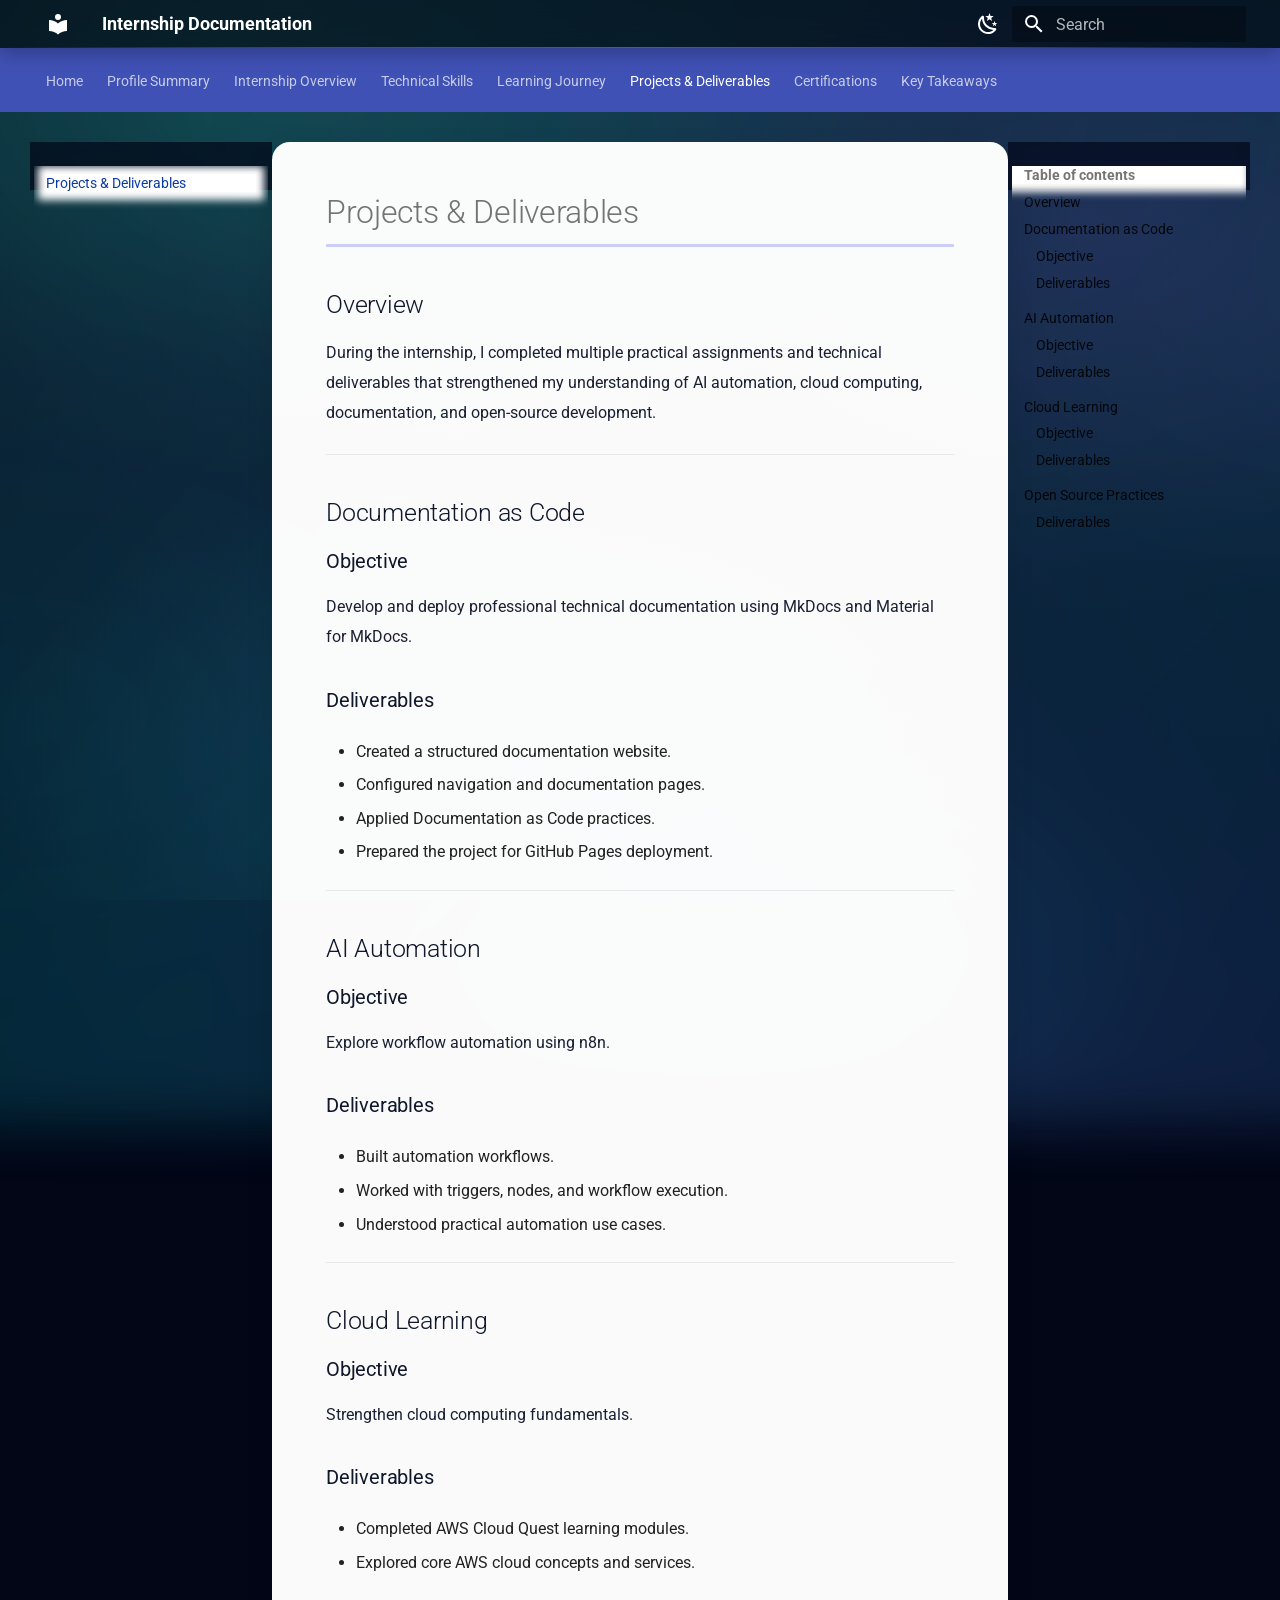
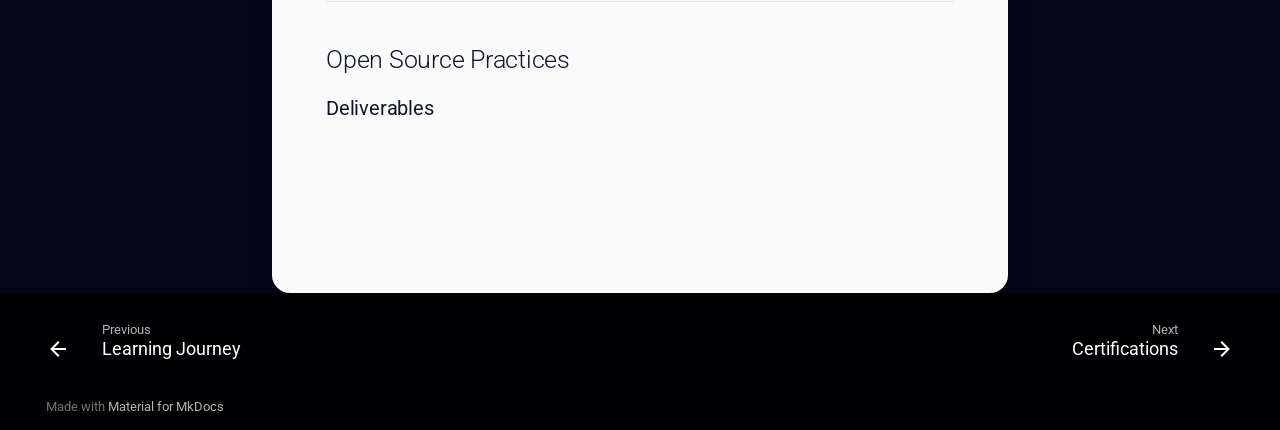
<file: projects-deliverables/index.html>
<!doctype html>
<html lang="en" class="no-js">
  <head>
    
      <meta charset="utf-8">
      <meta name="viewport" content="width=device-width,initial-scale=1">
      
        <meta name="description" content="Technical Documentation of My Internship at iGradAI Labs Private Limited">
      
      
        <meta name="author" content="Inisha S">
      
      
      
        <link rel="prev" href="../learning-journey/">
      
      
        <link rel="next" href="../certifications/">
      
      
        
      
      
      <link rel="icon" href="../assets/images/favicon.png">
      <meta name="generator" content="mkdocs-1.6.1, mkdocs-material-9.7.6">
    
    
      
        <title>Projects & Deliverables - Internship Documentation</title>
      
    
    
      <link rel="stylesheet" href="../assets/stylesheets/main.484c7ddc.min.css">
      
        
        <link rel="stylesheet" href="../assets/stylesheets/palette.ab4e12ef.min.css">
      
      


    
    
      
    
    
      
        
        
        <link rel="preconnect" href="https://fonts.gstatic.com" crossorigin>
        <link rel="stylesheet" href="https://fonts.googleapis.com/css?family=Roboto:300,300i,400,400i,700,700i%7CRoboto+Mono:400,400i,700,700i&display=fallback">
        <style>:root{--md-text-font:"Roboto";--md-code-font:"Roboto Mono"}</style>
      
    
    
      <link rel="stylesheet" href="../stylesheets/extra.css">
    
    <script>__md_scope=new URL("..",location),__md_hash=e=>[...e].reduce(((e,_)=>(e<<5)-e+_.charCodeAt(0)),0),__md_get=(e,_=localStorage,t=__md_scope)=>JSON.parse(_.getItem(t.pathname+"."+e)),__md_set=(e,_,t=localStorage,a=__md_scope)=>{try{t.setItem(a.pathname+"."+e,JSON.stringify(_))}catch(e){}}</script>
    
      

    
    
  </head>
  
  
    
    
      
    
    
    
    
    <body dir="ltr" data-md-color-scheme="default" data-md-color-primary="indigo" data-md-color-accent="cyan">
  
    
    <input class="md-toggle" data-md-toggle="drawer" type="checkbox" id="__drawer" autocomplete="off">
    <input class="md-toggle" data-md-toggle="search" type="checkbox" id="__search" autocomplete="off">
    <label class="md-overlay" for="__drawer"></label>
    <div data-md-component="skip">
      
        
        <a href="#projects-deliverables" class="md-skip">
          Skip to content
        </a>
      
    </div>
    <div data-md-component="announce">
      
    </div>
    
    
      

<header class="md-header" data-md-component="header">
  <nav class="md-header__inner md-grid" aria-label="Header">
    <a href=".." title="Internship Documentation" class="md-header__button md-logo" aria-label="Internship Documentation" data-md-component="logo">
      
  
  <svg xmlns="http://www.w3.org/2000/svg" viewBox="0 0 24 24"><path d="M12 8a3 3 0 0 0 3-3 3 3 0 0 0-3-3 3 3 0 0 0-3 3 3 3 0 0 0 3 3m0 3.54C9.64 9.35 6.5 8 3 8v11c3.5 0 6.64 1.35 9 3.54 2.36-2.19 5.5-3.54 9-3.54V8c-3.5 0-6.64 1.35-9 3.54"/></svg>

    </a>
    <label class="md-header__button md-icon" for="__drawer">
      
      <svg xmlns="http://www.w3.org/2000/svg" viewBox="0 0 24 24"><path d="M3 6h18v2H3zm0 5h18v2H3zm0 5h18v2H3z"/></svg>
    </label>
    <div class="md-header__title" data-md-component="header-title">
      <div class="md-header__ellipsis">
        <div class="md-header__topic">
          <span class="md-ellipsis">
            Internship Documentation
          </span>
        </div>
        <div class="md-header__topic" data-md-component="header-topic">
          <span class="md-ellipsis">
            
              Projects & Deliverables
            
          </span>
        </div>
      </div>
    </div>
    
      
        <form class="md-header__option" data-md-component="palette">
  
    
    
    
    <input class="md-option" data-md-color-media="" data-md-color-scheme="default" data-md-color-primary="indigo" data-md-color-accent="cyan"  aria-label="Switch to dark mode"  type="radio" name="__palette" id="__palette_0">
    
      <label class="md-header__button md-icon" title="Switch to dark mode" for="__palette_1" hidden>
        <svg xmlns="http://www.w3.org/2000/svg" viewBox="0 0 24 24"><path d="m17.75 4.09-2.53 1.94.91 3.06-2.63-1.81-2.63 1.81.91-3.06-2.53-1.94L12.44 4l1.06-3 1.06 3zm3.5 6.91-1.64 1.25.59 1.98-1.7-1.17-1.7 1.17.59-1.98L15.75 11l2.06-.05L18.5 9l.69 1.95zm-2.28 4.95c.83-.08 1.72 1.1 1.19 1.85-.32.45-.66.87-1.08 1.27C15.17 23 8.84 23 4.94 19.07c-3.91-3.9-3.91-10.24 0-14.14.4-.4.82-.76 1.27-1.08.75-.53 1.93.36 1.85 1.19-.27 2.86.69 5.83 2.89 8.02a9.96 9.96 0 0 0 8.02 2.89m-1.64 2.02a12.08 12.08 0 0 1-7.8-3.47c-2.17-2.19-3.33-5-3.49-7.82-2.81 3.14-2.7 7.96.31 10.98 3.02 3.01 7.84 3.12 10.98.31"/></svg>
      </label>
    
  
    
    
    
    <input class="md-option" data-md-color-media="" data-md-color-scheme="slate" data-md-color-primary="indigo" data-md-color-accent="cyan"  aria-label="Switch to light mode"  type="radio" name="__palette" id="__palette_1">
    
      <label class="md-header__button md-icon" title="Switch to light mode" for="__palette_2" hidden>
        <svg xmlns="http://www.w3.org/2000/svg" viewBox="0 0 24 24"><path d="M12 7a5 5 0 0 1 5 5 5 5 0 0 1-5 5 5 5 0 0 1-5-5 5 5 0 0 1 5-5m0 2a3 3 0 0 0-3 3 3 3 0 0 0 3 3 3 3 0 0 0 3-3 3 3 0 0 0-3-3m0-7 2.39 3.42C13.65 5.15 12.84 5 12 5s-1.65.15-2.39.42zM3.34 7l4.16-.35A7.2 7.2 0 0 0 5.94 8.5c-.44.74-.69 1.5-.83 2.29zm.02 10 1.76-3.77a7.131 7.131 0 0 0 2.38 4.14zM20.65 7l-1.77 3.79a7.02 7.02 0 0 0-2.38-4.15zm-.01 10-4.14.36c.59-.51 1.12-1.14 1.54-1.86.42-.73.69-1.5.83-2.29zM12 22l-2.41-3.44c.74.27 1.55.44 2.41.44.82 0 1.63-.17 2.37-.44z"/></svg>
      </label>
    
  
    
    
    
    <input class="md-option" data-md-color-media="" data-md-color-scheme="slate" data-md-color-primary="blue" data-md-color-accent="indigo"  aria-label="Switch to light mode"  type="radio" name="__palette" id="__palette_2">
    
      <label class="md-header__button md-icon" title="Switch to light mode" for="__palette_0" hidden>
        <svg xmlns="http://www.w3.org/2000/svg" viewBox="0 0 24 24"><path d="M12 7a5 5 0 0 1 5 5 5 5 0 0 1-5 5 5 5 0 0 1-5-5 5 5 0 0 1 5-5m0 2a3 3 0 0 0-3 3 3 3 0 0 0 3 3 3 3 0 0 0 3-3 3 3 0 0 0-3-3m0-7 2.39 3.42C13.65 5.15 12.84 5 12 5s-1.65.15-2.39.42zM3.34 7l4.16-.35A7.2 7.2 0 0 0 5.94 8.5c-.44.74-.69 1.5-.83 2.29zm.02 10 1.76-3.77a7.131 7.131 0 0 0 2.38 4.14zM20.65 7l-1.77 3.79a7.02 7.02 0 0 0-2.38-4.15zm-.01 10-4.14.36c.59-.51 1.12-1.14 1.54-1.86.42-.73.69-1.5.83-2.29zM12 22l-2.41-3.44c.74.27 1.55.44 2.41.44.82 0 1.63-.17 2.37-.44z"/></svg>
      </label>
    
  
</form>
      
    
    
      <script>var palette=__md_get("__palette");if(palette&&palette.color){if("(prefers-color-scheme)"===palette.color.media){var media=matchMedia("(prefers-color-scheme: light)"),input=document.querySelector(media.matches?"[data-md-color-media='(prefers-color-scheme: light)']":"[data-md-color-media='(prefers-color-scheme: dark)']");palette.color.media=input.getAttribute("data-md-color-media"),palette.color.scheme=input.getAttribute("data-md-color-scheme"),palette.color.primary=input.getAttribute("data-md-color-primary"),palette.color.accent=input.getAttribute("data-md-color-accent")}for(var[key,value]of Object.entries(palette.color))document.body.setAttribute("data-md-color-"+key,value)}</script>
    
    
    
      
      
        <label class="md-header__button md-icon" for="__search">
          
          <svg xmlns="http://www.w3.org/2000/svg" viewBox="0 0 24 24"><path d="M9.5 3A6.5 6.5 0 0 1 16 9.5c0 1.61-.59 3.09-1.56 4.23l.27.27h.79l5 5-1.5 1.5-5-5v-.79l-.27-.27A6.52 6.52 0 0 1 9.5 16 6.5 6.5 0 0 1 3 9.5 6.5 6.5 0 0 1 9.5 3m0 2C7 5 5 7 5 9.5S7 14 9.5 14 14 12 14 9.5 12 5 9.5 5"/></svg>
        </label>
        <div class="md-search" data-md-component="search" role="dialog">
  <label class="md-search__overlay" for="__search"></label>
  <div class="md-search__inner" role="search">
    <form class="md-search__form" name="search">
      <input type="text" class="md-search__input" name="query" aria-label="Search" placeholder="Search" autocapitalize="off" autocorrect="off" autocomplete="off" spellcheck="false" data-md-component="search-query" required>
      <label class="md-search__icon md-icon" for="__search">
        
        <svg xmlns="http://www.w3.org/2000/svg" viewBox="0 0 24 24"><path d="M9.5 3A6.5 6.5 0 0 1 16 9.5c0 1.61-.59 3.09-1.56 4.23l.27.27h.79l5 5-1.5 1.5-5-5v-.79l-.27-.27A6.52 6.52 0 0 1 9.5 16 6.5 6.5 0 0 1 3 9.5 6.5 6.5 0 0 1 9.5 3m0 2C7 5 5 7 5 9.5S7 14 9.5 14 14 12 14 9.5 12 5 9.5 5"/></svg>
        
        <svg xmlns="http://www.w3.org/2000/svg" viewBox="0 0 24 24"><path d="M20 11v2H8l5.5 5.5-1.42 1.42L4.16 12l7.92-7.92L13.5 5.5 8 11z"/></svg>
      </label>
      <nav class="md-search__options" aria-label="Search">
        
          <a href="javascript:void(0)" class="md-search__icon md-icon" title="Share" aria-label="Share" data-clipboard data-clipboard-text="" data-md-component="search-share" tabindex="-1">
            
            <svg xmlns="http://www.w3.org/2000/svg" viewBox="0 0 24 24"><path d="M18 16.08c-.76 0-1.44.3-1.96.77L8.91 12.7c.05-.23.09-.46.09-.7s-.04-.47-.09-.7l7.05-4.11c.54.5 1.25.81 2.04.81a3 3 0 0 0 3-3 3 3 0 0 0-3-3 3 3 0 0 0-3 3c0 .24.04.47.09.7L8.04 9.81C7.5 9.31 6.79 9 6 9a3 3 0 0 0-3 3 3 3 0 0 0 3 3c.79 0 1.5-.31 2.04-.81l7.12 4.15c-.05.21-.08.43-.08.66 0 1.61 1.31 2.91 2.92 2.91s2.92-1.3 2.92-2.91A2.92 2.92 0 0 0 18 16.08"/></svg>
          </a>
        
        <button type="reset" class="md-search__icon md-icon" title="Clear" aria-label="Clear" tabindex="-1">
          
          <svg xmlns="http://www.w3.org/2000/svg" viewBox="0 0 24 24"><path d="M19 6.41 17.59 5 12 10.59 6.41 5 5 6.41 10.59 12 5 17.59 6.41 19 12 13.41 17.59 19 19 17.59 13.41 12z"/></svg>
        </button>
      </nav>
      
    </form>
    <div class="md-search__output">
      <div class="md-search__scrollwrap" tabindex="0" data-md-scrollfix>
        <div class="md-search-result" data-md-component="search-result">
          <div class="md-search-result__meta">
            Initializing search
          </div>
          <ol class="md-search-result__list" role="presentation"></ol>
        </div>
      </div>
    </div>
  </div>
</div>
      
    
    
  </nav>
  
</header>
    
    <div class="md-container" data-md-component="container">
      
      
        
          
            
<nav class="md-tabs" aria-label="Tabs" data-md-component="tabs">
  <div class="md-grid">
    <ul class="md-tabs__list">
      
        
  
  
  
  
    <li class="md-tabs__item">
      <a href=".." class="md-tabs__link">
        
  
  
    
  
  Home

      </a>
    </li>
  

      
        
  
  
  
  
    <li class="md-tabs__item">
      <a href="../about/" class="md-tabs__link">
        
  
  
    
  
  Profile Summary

      </a>
    </li>
  

      
        
  
  
  
  
    <li class="md-tabs__item">
      <a href="../internship-overview/" class="md-tabs__link">
        
  
  
    
  
  Internship Overview

      </a>
    </li>
  

      
        
  
  
  
  
    <li class="md-tabs__item">
      <a href="../technical-skills/" class="md-tabs__link">
        
  
  
    
  
  Technical Skills

      </a>
    </li>
  

      
        
  
  
  
  
    <li class="md-tabs__item">
      <a href="../learning-journey/" class="md-tabs__link">
        
  
  
    
  
  Learning Journey

      </a>
    </li>
  

      
        
  
  
  
    
  
  
    <li class="md-tabs__item md-tabs__item--active">
      <a href="./" class="md-tabs__link">
        
  
  
    
  
  Projects & Deliverables

      </a>
    </li>
  

      
        
  
  
  
  
    <li class="md-tabs__item">
      <a href="../certifications/" class="md-tabs__link">
        
  
  
    
  
  Certifications

      </a>
    </li>
  

      
        
  
  
  
  
    <li class="md-tabs__item">
      <a href="../conclusion/" class="md-tabs__link">
        
  
  
    
  
  Key Takeaways

      </a>
    </li>
  

      
    </ul>
  </div>
</nav>
          
        
      
      <main class="md-main" data-md-component="main">
        <div class="md-main__inner md-grid">
          
            
              
              <div class="md-sidebar md-sidebar--primary" data-md-component="sidebar" data-md-type="navigation" >
                <div class="md-sidebar__scrollwrap">
                  <div class="md-sidebar__inner">
                    


  


<nav class="md-nav md-nav--primary md-nav--lifted" aria-label="Navigation" data-md-level="0">
  <label class="md-nav__title" for="__drawer">
    <a href=".." title="Internship Documentation" class="md-nav__button md-logo" aria-label="Internship Documentation" data-md-component="logo">
      
  
  <svg xmlns="http://www.w3.org/2000/svg" viewBox="0 0 24 24"><path d="M12 8a3 3 0 0 0 3-3 3 3 0 0 0-3-3 3 3 0 0 0-3 3 3 3 0 0 0 3 3m0 3.54C9.64 9.35 6.5 8 3 8v11c3.5 0 6.64 1.35 9 3.54 2.36-2.19 5.5-3.54 9-3.54V8c-3.5 0-6.64 1.35-9 3.54"/></svg>

    </a>
    Internship Documentation
  </label>
  
  <ul class="md-nav__list" data-md-scrollfix>
    
      
      
  
  
  
  
    <li class="md-nav__item">
      <a href=".." class="md-nav__link">
        
  
  
  <span class="md-ellipsis">
    
  
    Home
  

    
  </span>
  
  

      </a>
    </li>
  

    
      
      
  
  
  
  
    <li class="md-nav__item">
      <a href="../about/" class="md-nav__link">
        
  
  
  <span class="md-ellipsis">
    
  
    Profile Summary
  

    
  </span>
  
  

      </a>
    </li>
  

    
      
      
  
  
  
  
    <li class="md-nav__item">
      <a href="../internship-overview/" class="md-nav__link">
        
  
  
  <span class="md-ellipsis">
    
  
    Internship Overview
  

    
  </span>
  
  

      </a>
    </li>
  

    
      
      
  
  
  
  
    <li class="md-nav__item">
      <a href="../technical-skills/" class="md-nav__link">
        
  
  
  <span class="md-ellipsis">
    
  
    Technical Skills
  

    
  </span>
  
  

      </a>
    </li>
  

    
      
      
  
  
  
  
    <li class="md-nav__item">
      <a href="../learning-journey/" class="md-nav__link">
        
  
  
  <span class="md-ellipsis">
    
  
    Learning Journey
  

    
  </span>
  
  

      </a>
    </li>
  

    
      
      
  
  
    
  
  
  
    <li class="md-nav__item md-nav__item--active">
      
      <input class="md-nav__toggle md-toggle" type="checkbox" id="__toc">
      
      
        
      
      
        <label class="md-nav__link md-nav__link--active" for="__toc">
          
  
  
  <span class="md-ellipsis">
    
  
    Projects & Deliverables
  

    
  </span>
  
  

          <span class="md-nav__icon md-icon"></span>
        </label>
      
      <a href="./" class="md-nav__link md-nav__link--active">
        
  
  
  <span class="md-ellipsis">
    
  
    Projects & Deliverables
  

    
  </span>
  
  

      </a>
      
        

<nav class="md-nav md-nav--secondary" aria-label="Table of contents">
  
  
  
    
  
  
    <label class="md-nav__title" for="__toc">
      <span class="md-nav__icon md-icon"></span>
      Table of contents
    </label>
    <ul class="md-nav__list" data-md-component="toc" data-md-scrollfix>
      
        <li class="md-nav__item">
  <a href="#overview" class="md-nav__link">
    <span class="md-ellipsis">
      
        Overview
      
    </span>
  </a>
  
</li>
      
        <li class="md-nav__item">
  <a href="#documentation-as-code" class="md-nav__link">
    <span class="md-ellipsis">
      
        Documentation as Code
      
    </span>
  </a>
  
    <nav class="md-nav" aria-label="Documentation as Code">
      <ul class="md-nav__list">
        
          <li class="md-nav__item">
  <a href="#objective" class="md-nav__link">
    <span class="md-ellipsis">
      
        Objective
      
    </span>
  </a>
  
</li>
        
          <li class="md-nav__item">
  <a href="#deliverables" class="md-nav__link">
    <span class="md-ellipsis">
      
        Deliverables
      
    </span>
  </a>
  
</li>
        
      </ul>
    </nav>
  
</li>
      
        <li class="md-nav__item">
  <a href="#ai-automation" class="md-nav__link">
    <span class="md-ellipsis">
      
        AI Automation
      
    </span>
  </a>
  
    <nav class="md-nav" aria-label="AI Automation">
      <ul class="md-nav__list">
        
          <li class="md-nav__item">
  <a href="#objective_1" class="md-nav__link">
    <span class="md-ellipsis">
      
        Objective
      
    </span>
  </a>
  
</li>
        
          <li class="md-nav__item">
  <a href="#deliverables_1" class="md-nav__link">
    <span class="md-ellipsis">
      
        Deliverables
      
    </span>
  </a>
  
</li>
        
      </ul>
    </nav>
  
</li>
      
        <li class="md-nav__item">
  <a href="#cloud-learning" class="md-nav__link">
    <span class="md-ellipsis">
      
        Cloud Learning
      
    </span>
  </a>
  
    <nav class="md-nav" aria-label="Cloud Learning">
      <ul class="md-nav__list">
        
          <li class="md-nav__item">
  <a href="#objective_2" class="md-nav__link">
    <span class="md-ellipsis">
      
        Objective
      
    </span>
  </a>
  
</li>
        
          <li class="md-nav__item">
  <a href="#deliverables_2" class="md-nav__link">
    <span class="md-ellipsis">
      
        Deliverables
      
    </span>
  </a>
  
</li>
        
      </ul>
    </nav>
  
</li>
      
        <li class="md-nav__item">
  <a href="#open-source-practices" class="md-nav__link">
    <span class="md-ellipsis">
      
        Open Source Practices
      
    </span>
  </a>
  
    <nav class="md-nav" aria-label="Open Source Practices">
      <ul class="md-nav__list">
        
          <li class="md-nav__item">
  <a href="#deliverables_3" class="md-nav__link">
    <span class="md-ellipsis">
      
        Deliverables
      
    </span>
  </a>
  
</li>
        
      </ul>
    </nav>
  
</li>
      
    </ul>
  
</nav>
      
    </li>
  

    
      
      
  
  
  
  
    <li class="md-nav__item">
      <a href="../certifications/" class="md-nav__link">
        
  
  
  <span class="md-ellipsis">
    
  
    Certifications
  

    
  </span>
  
  

      </a>
    </li>
  

    
      
      
  
  
  
  
    <li class="md-nav__item">
      <a href="../conclusion/" class="md-nav__link">
        
  
  
  <span class="md-ellipsis">
    
  
    Key Takeaways
  

    
  </span>
  
  

      </a>
    </li>
  

    
  </ul>
</nav>
                  </div>
                </div>
              </div>
            
            
              
              <div class="md-sidebar md-sidebar--secondary" data-md-component="sidebar" data-md-type="toc" >
                <div class="md-sidebar__scrollwrap">
                  <div class="md-sidebar__inner">
                    

<nav class="md-nav md-nav--secondary" aria-label="Table of contents">
  
  
  
    
  
  
    <label class="md-nav__title" for="__toc">
      <span class="md-nav__icon md-icon"></span>
      Table of contents
    </label>
    <ul class="md-nav__list" data-md-component="toc" data-md-scrollfix>
      
        <li class="md-nav__item">
  <a href="#overview" class="md-nav__link">
    <span class="md-ellipsis">
      
        Overview
      
    </span>
  </a>
  
</li>
      
        <li class="md-nav__item">
  <a href="#documentation-as-code" class="md-nav__link">
    <span class="md-ellipsis">
      
        Documentation as Code
      
    </span>
  </a>
  
    <nav class="md-nav" aria-label="Documentation as Code">
      <ul class="md-nav__list">
        
          <li class="md-nav__item">
  <a href="#objective" class="md-nav__link">
    <span class="md-ellipsis">
      
        Objective
      
    </span>
  </a>
  
</li>
        
          <li class="md-nav__item">
  <a href="#deliverables" class="md-nav__link">
    <span class="md-ellipsis">
      
        Deliverables
      
    </span>
  </a>
  
</li>
        
      </ul>
    </nav>
  
</li>
      
        <li class="md-nav__item">
  <a href="#ai-automation" class="md-nav__link">
    <span class="md-ellipsis">
      
        AI Automation
      
    </span>
  </a>
  
    <nav class="md-nav" aria-label="AI Automation">
      <ul class="md-nav__list">
        
          <li class="md-nav__item">
  <a href="#objective_1" class="md-nav__link">
    <span class="md-ellipsis">
      
        Objective
      
    </span>
  </a>
  
</li>
        
          <li class="md-nav__item">
  <a href="#deliverables_1" class="md-nav__link">
    <span class="md-ellipsis">
      
        Deliverables
      
    </span>
  </a>
  
</li>
        
      </ul>
    </nav>
  
</li>
      
        <li class="md-nav__item">
  <a href="#cloud-learning" class="md-nav__link">
    <span class="md-ellipsis">
      
        Cloud Learning
      
    </span>
  </a>
  
    <nav class="md-nav" aria-label="Cloud Learning">
      <ul class="md-nav__list">
        
          <li class="md-nav__item">
  <a href="#objective_2" class="md-nav__link">
    <span class="md-ellipsis">
      
        Objective
      
    </span>
  </a>
  
</li>
        
          <li class="md-nav__item">
  <a href="#deliverables_2" class="md-nav__link">
    <span class="md-ellipsis">
      
        Deliverables
      
    </span>
  </a>
  
</li>
        
      </ul>
    </nav>
  
</li>
      
        <li class="md-nav__item">
  <a href="#open-source-practices" class="md-nav__link">
    <span class="md-ellipsis">
      
        Open Source Practices
      
    </span>
  </a>
  
    <nav class="md-nav" aria-label="Open Source Practices">
      <ul class="md-nav__list">
        
          <li class="md-nav__item">
  <a href="#deliverables_3" class="md-nav__link">
    <span class="md-ellipsis">
      
        Deliverables
      
    </span>
  </a>
  
</li>
        
      </ul>
    </nav>
  
</li>
      
    </ul>
  
</nav>
                  </div>
                </div>
              </div>
            
          
          
            <div class="md-content" data-md-component="content">
              
              <article class="md-content__inner md-typeset">
                
                  



<h1 id="projects-deliverables">Projects &amp; Deliverables</h1>
<h2 id="overview">Overview</h2>
<p>During the internship, I completed multiple practical assignments and technical deliverables that strengthened my understanding of AI automation, cloud computing, documentation, and open-source development.</p>
<hr />
<h2 id="documentation-as-code">Documentation as Code</h2>
<h3 id="objective">Objective</h3>
<p>Develop and deploy professional technical documentation using MkDocs and Material for MkDocs.</p>
<h3 id="deliverables">Deliverables</h3>
<ul>
<li>Created a structured documentation website.</li>
<li>Configured navigation and documentation pages.</li>
<li>Applied Documentation as Code practices.</li>
<li>Prepared the project for GitHub Pages deployment.</li>
</ul>
<hr />
<h2 id="ai-automation">AI Automation</h2>
<h3 id="objective_1">Objective</h3>
<p>Explore workflow automation using n8n.</p>
<h3 id="deliverables_1">Deliverables</h3>
<ul>
<li>Built automation workflows.</li>
<li>Worked with triggers, nodes, and workflow execution.</li>
<li>Understood practical automation use cases.</li>
</ul>
<hr />
<h2 id="cloud-learning">Cloud Learning</h2>
<h3 id="objective_2">Objective</h3>
<p>Strengthen cloud computing fundamentals.</p>
<h3 id="deliverables_2">Deliverables</h3>
<ul>
<li>Completed AWS Cloud Quest learning modules.</li>
<li>Explored core AWS cloud concepts and services.</li>
</ul>
<hr />
<h2 id="open-source-practices">Open Source Practices</h2>
<h3 id="deliverables_3">Deliverables</h3>
<ul>
<li>Worked with Git and GitHub.</li>
<li>Learned collaborative development workflows.</li>
<li>Practiced version control and project management.</li>
</ul>












                
              </article>
            </div>
          
          
<script>var target=document.getElementById(location.hash.slice(1));target&&target.name&&(target.checked=target.name.startsWith("__tabbed_"))</script>
        </div>
        
          <button type="button" class="md-top md-icon" data-md-component="top" hidden>
  
  <svg xmlns="http://www.w3.org/2000/svg" viewBox="0 0 24 24"><path d="M13 20h-2V8l-5.5 5.5-1.42-1.42L12 4.16l7.92 7.92-1.42 1.42L13 8z"/></svg>
  Back to top
</button>
        
      </main>
      
        <footer class="md-footer">
  
    
      
      <nav class="md-footer__inner md-grid" aria-label="Footer" >
        
          
          <a href="../learning-journey/" class="md-footer__link md-footer__link--prev" aria-label="Previous: Learning Journey">
            <div class="md-footer__button md-icon">
              
              <svg xmlns="http://www.w3.org/2000/svg" viewBox="0 0 24 24"><path d="M20 11v2H8l5.5 5.5-1.42 1.42L4.16 12l7.92-7.92L13.5 5.5 8 11z"/></svg>
            </div>
            <div class="md-footer__title">
              <span class="md-footer__direction">
                Previous
              </span>
              <div class="md-ellipsis">
                Learning Journey
              </div>
            </div>
          </a>
        
        
          
          <a href="../certifications/" class="md-footer__link md-footer__link--next" aria-label="Next: Certifications">
            <div class="md-footer__title">
              <span class="md-footer__direction">
                Next
              </span>
              <div class="md-ellipsis">
                Certifications
              </div>
            </div>
            <div class="md-footer__button md-icon">
              
              <svg xmlns="http://www.w3.org/2000/svg" viewBox="0 0 24 24"><path d="M4 11v2h12l-5.5 5.5 1.42 1.42L19.84 12l-7.92-7.92L10.5 5.5 16 11z"/></svg>
            </div>
          </a>
        
      </nav>
    
  
  <div class="md-footer-meta md-typeset">
    <div class="md-footer-meta__inner md-grid">
      <div class="md-copyright">
  
  
    Made with
    <a href="https://squidfunk.github.io/mkdocs-material/" target="_blank" rel="noopener">
      Material for MkDocs
    </a>
  
</div>
      
    </div>
  </div>
</footer>
      
    </div>
    <div class="md-dialog" data-md-component="dialog">
      <div class="md-dialog__inner md-typeset"></div>
    </div>
    
    
    
      
      
      <script id="__config" type="application/json">{"annotate": null, "base": "..", "features": ["navigation.tabs", "navigation.top", "navigation.sections", "navigation.expand", "navigation.footer", "search.highlight", "search.share", "content.code.copy"], "search": "../assets/javascripts/workers/search.2c215733.min.js", "tags": null, "translations": {"clipboard.copied": "Copied to clipboard", "clipboard.copy": "Copy to clipboard", "search.result.more.one": "1 more on this page", "search.result.more.other": "# more on this page", "search.result.none": "No matching documents", "search.result.one": "1 matching document", "search.result.other": "# matching documents", "search.result.placeholder": "Type to start searching", "search.result.term.missing": "Missing", "select.version": "Select version"}, "version": null}</script>
    
    
      <script src="../assets/javascripts/bundle.79ae519e.min.js"></script>
      
        <script src="../javascripts/extra.js"></script>
      
    
  </body>
</html>
</file>
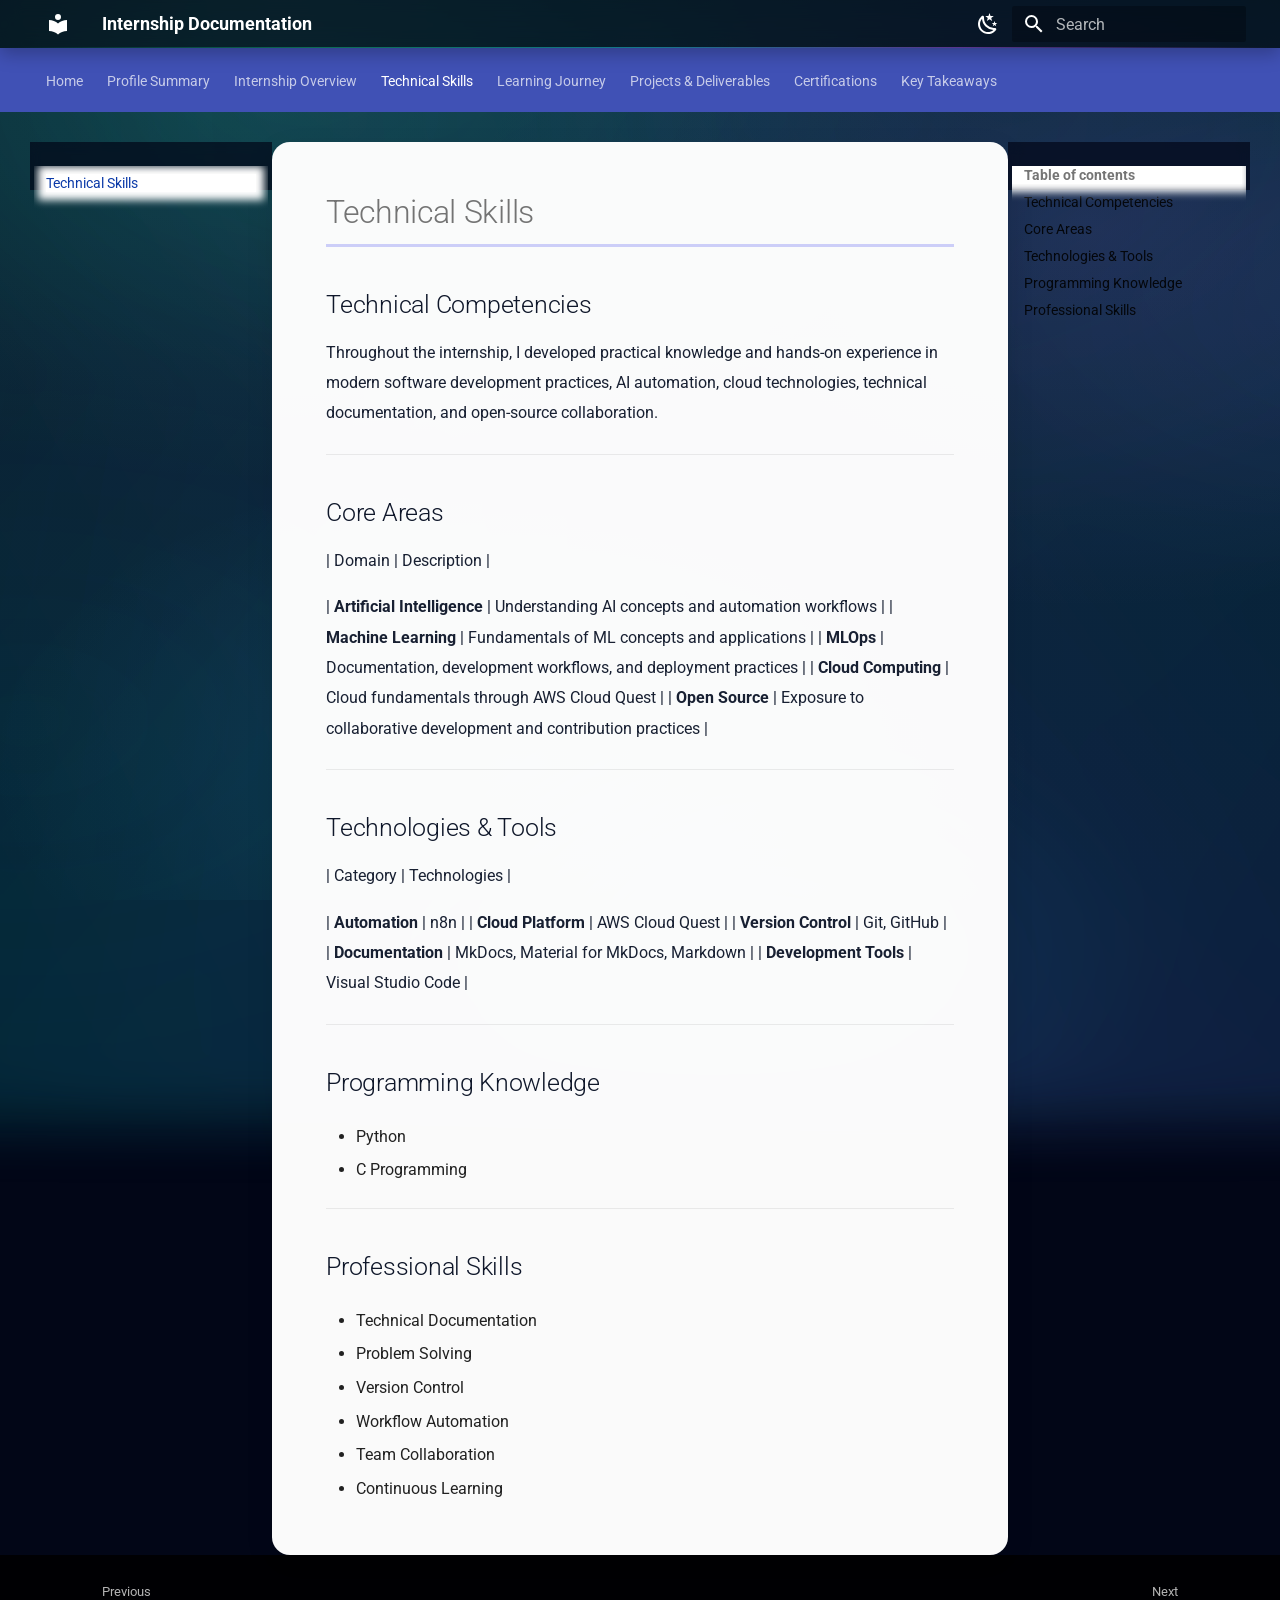
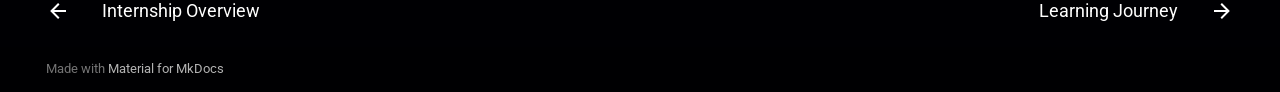
<file: technical-skills/index.html>
<!doctype html>
<html lang="en" class="no-js">
  <head>
    
      <meta charset="utf-8">
      <meta name="viewport" content="width=device-width,initial-scale=1">
      
        <meta name="description" content="Technical Documentation of My Internship at iGradAI Labs Private Limited">
      
      
        <meta name="author" content="Inisha S">
      
      
      
        <link rel="prev" href="../internship-overview/">
      
      
        <link rel="next" href="../learning-journey/">
      
      
        
      
      
      <link rel="icon" href="../assets/images/favicon.png">
      <meta name="generator" content="mkdocs-1.6.1, mkdocs-material-9.7.6">
    
    
      
        <title>Technical Skills - Internship Documentation</title>
      
    
    
      <link rel="stylesheet" href="../assets/stylesheets/main.484c7ddc.min.css">
      
        
        <link rel="stylesheet" href="../assets/stylesheets/palette.ab4e12ef.min.css">
      
      


    
    
      
    
    
      
        
        
        <link rel="preconnect" href="https://fonts.gstatic.com" crossorigin>
        <link rel="stylesheet" href="https://fonts.googleapis.com/css?family=Roboto:300,300i,400,400i,700,700i%7CRoboto+Mono:400,400i,700,700i&display=fallback">
        <style>:root{--md-text-font:"Roboto";--md-code-font:"Roboto Mono"}</style>
      
    
    
      <link rel="stylesheet" href="../stylesheets/extra.css">
    
    <script>__md_scope=new URL("..",location),__md_hash=e=>[...e].reduce(((e,_)=>(e<<5)-e+_.charCodeAt(0)),0),__md_get=(e,_=localStorage,t=__md_scope)=>JSON.parse(_.getItem(t.pathname+"."+e)),__md_set=(e,_,t=localStorage,a=__md_scope)=>{try{t.setItem(a.pathname+"."+e,JSON.stringify(_))}catch(e){}}</script>
    
      

    
    
  </head>
  
  
    
    
      
    
    
    
    
    <body dir="ltr" data-md-color-scheme="default" data-md-color-primary="indigo" data-md-color-accent="cyan">
  
    
    <input class="md-toggle" data-md-toggle="drawer" type="checkbox" id="__drawer" autocomplete="off">
    <input class="md-toggle" data-md-toggle="search" type="checkbox" id="__search" autocomplete="off">
    <label class="md-overlay" for="__drawer"></label>
    <div data-md-component="skip">
      
        
        <a href="#technical-skills" class="md-skip">
          Skip to content
        </a>
      
    </div>
    <div data-md-component="announce">
      
    </div>
    
    
      

<header class="md-header" data-md-component="header">
  <nav class="md-header__inner md-grid" aria-label="Header">
    <a href=".." title="Internship Documentation" class="md-header__button md-logo" aria-label="Internship Documentation" data-md-component="logo">
      
  
  <svg xmlns="http://www.w3.org/2000/svg" viewBox="0 0 24 24"><path d="M12 8a3 3 0 0 0 3-3 3 3 0 0 0-3-3 3 3 0 0 0-3 3 3 3 0 0 0 3 3m0 3.54C9.64 9.35 6.5 8 3 8v11c3.5 0 6.64 1.35 9 3.54 2.36-2.19 5.5-3.54 9-3.54V8c-3.5 0-6.64 1.35-9 3.54"/></svg>

    </a>
    <label class="md-header__button md-icon" for="__drawer">
      
      <svg xmlns="http://www.w3.org/2000/svg" viewBox="0 0 24 24"><path d="M3 6h18v2H3zm0 5h18v2H3zm0 5h18v2H3z"/></svg>
    </label>
    <div class="md-header__title" data-md-component="header-title">
      <div class="md-header__ellipsis">
        <div class="md-header__topic">
          <span class="md-ellipsis">
            Internship Documentation
          </span>
        </div>
        <div class="md-header__topic" data-md-component="header-topic">
          <span class="md-ellipsis">
            
              Technical Skills
            
          </span>
        </div>
      </div>
    </div>
    
      
        <form class="md-header__option" data-md-component="palette">
  
    
    
    
    <input class="md-option" data-md-color-media="" data-md-color-scheme="default" data-md-color-primary="indigo" data-md-color-accent="cyan"  aria-label="Switch to dark mode"  type="radio" name="__palette" id="__palette_0">
    
      <label class="md-header__button md-icon" title="Switch to dark mode" for="__palette_1" hidden>
        <svg xmlns="http://www.w3.org/2000/svg" viewBox="0 0 24 24"><path d="m17.75 4.09-2.53 1.94.91 3.06-2.63-1.81-2.63 1.81.91-3.06-2.53-1.94L12.44 4l1.06-3 1.06 3zm3.5 6.91-1.64 1.25.59 1.98-1.7-1.17-1.7 1.17.59-1.98L15.75 11l2.06-.05L18.5 9l.69 1.95zm-2.28 4.95c.83-.08 1.72 1.1 1.19 1.85-.32.45-.66.87-1.08 1.27C15.17 23 8.84 23 4.94 19.07c-3.91-3.9-3.91-10.24 0-14.14.4-.4.82-.76 1.27-1.08.75-.53 1.93.36 1.85 1.19-.27 2.86.69 5.83 2.89 8.02a9.96 9.96 0 0 0 8.02 2.89m-1.64 2.02a12.08 12.08 0 0 1-7.8-3.47c-2.17-2.19-3.33-5-3.49-7.82-2.81 3.14-2.7 7.96.31 10.98 3.02 3.01 7.84 3.12 10.98.31"/></svg>
      </label>
    
  
    
    
    
    <input class="md-option" data-md-color-media="" data-md-color-scheme="slate" data-md-color-primary="indigo" data-md-color-accent="cyan"  aria-label="Switch to light mode"  type="radio" name="__palette" id="__palette_1">
    
      <label class="md-header__button md-icon" title="Switch to light mode" for="__palette_2" hidden>
        <svg xmlns="http://www.w3.org/2000/svg" viewBox="0 0 24 24"><path d="M12 7a5 5 0 0 1 5 5 5 5 0 0 1-5 5 5 5 0 0 1-5-5 5 5 0 0 1 5-5m0 2a3 3 0 0 0-3 3 3 3 0 0 0 3 3 3 3 0 0 0 3-3 3 3 0 0 0-3-3m0-7 2.39 3.42C13.65 5.15 12.84 5 12 5s-1.65.15-2.39.42zM3.34 7l4.16-.35A7.2 7.2 0 0 0 5.94 8.5c-.44.74-.69 1.5-.83 2.29zm.02 10 1.76-3.77a7.131 7.131 0 0 0 2.38 4.14zM20.65 7l-1.77 3.79a7.02 7.02 0 0 0-2.38-4.15zm-.01 10-4.14.36c.59-.51 1.12-1.14 1.54-1.86.42-.73.69-1.5.83-2.29zM12 22l-2.41-3.44c.74.27 1.55.44 2.41.44.82 0 1.63-.17 2.37-.44z"/></svg>
      </label>
    
  
    
    
    
    <input class="md-option" data-md-color-media="" data-md-color-scheme="slate" data-md-color-primary="blue" data-md-color-accent="indigo"  aria-label="Switch to light mode"  type="radio" name="__palette" id="__palette_2">
    
      <label class="md-header__button md-icon" title="Switch to light mode" for="__palette_0" hidden>
        <svg xmlns="http://www.w3.org/2000/svg" viewBox="0 0 24 24"><path d="M12 7a5 5 0 0 1 5 5 5 5 0 0 1-5 5 5 5 0 0 1-5-5 5 5 0 0 1 5-5m0 2a3 3 0 0 0-3 3 3 3 0 0 0 3 3 3 3 0 0 0 3-3 3 3 0 0 0-3-3m0-7 2.39 3.42C13.65 5.15 12.84 5 12 5s-1.65.15-2.39.42zM3.34 7l4.16-.35A7.2 7.2 0 0 0 5.94 8.5c-.44.74-.69 1.5-.83 2.29zm.02 10 1.76-3.77a7.131 7.131 0 0 0 2.38 4.14zM20.65 7l-1.77 3.79a7.02 7.02 0 0 0-2.38-4.15zm-.01 10-4.14.36c.59-.51 1.12-1.14 1.54-1.86.42-.73.69-1.5.83-2.29zM12 22l-2.41-3.44c.74.27 1.55.44 2.41.44.82 0 1.63-.17 2.37-.44z"/></svg>
      </label>
    
  
</form>
      
    
    
      <script>var palette=__md_get("__palette");if(palette&&palette.color){if("(prefers-color-scheme)"===palette.color.media){var media=matchMedia("(prefers-color-scheme: light)"),input=document.querySelector(media.matches?"[data-md-color-media='(prefers-color-scheme: light)']":"[data-md-color-media='(prefers-color-scheme: dark)']");palette.color.media=input.getAttribute("data-md-color-media"),palette.color.scheme=input.getAttribute("data-md-color-scheme"),palette.color.primary=input.getAttribute("data-md-color-primary"),palette.color.accent=input.getAttribute("data-md-color-accent")}for(var[key,value]of Object.entries(palette.color))document.body.setAttribute("data-md-color-"+key,value)}</script>
    
    
    
      
      
        <label class="md-header__button md-icon" for="__search">
          
          <svg xmlns="http://www.w3.org/2000/svg" viewBox="0 0 24 24"><path d="M9.5 3A6.5 6.5 0 0 1 16 9.5c0 1.61-.59 3.09-1.56 4.23l.27.27h.79l5 5-1.5 1.5-5-5v-.79l-.27-.27A6.52 6.52 0 0 1 9.5 16 6.5 6.5 0 0 1 3 9.5 6.5 6.5 0 0 1 9.5 3m0 2C7 5 5 7 5 9.5S7 14 9.5 14 14 12 14 9.5 12 5 9.5 5"/></svg>
        </label>
        <div class="md-search" data-md-component="search" role="dialog">
  <label class="md-search__overlay" for="__search"></label>
  <div class="md-search__inner" role="search">
    <form class="md-search__form" name="search">
      <input type="text" class="md-search__input" name="query" aria-label="Search" placeholder="Search" autocapitalize="off" autocorrect="off" autocomplete="off" spellcheck="false" data-md-component="search-query" required>
      <label class="md-search__icon md-icon" for="__search">
        
        <svg xmlns="http://www.w3.org/2000/svg" viewBox="0 0 24 24"><path d="M9.5 3A6.5 6.5 0 0 1 16 9.5c0 1.61-.59 3.09-1.56 4.23l.27.27h.79l5 5-1.5 1.5-5-5v-.79l-.27-.27A6.52 6.52 0 0 1 9.5 16 6.5 6.5 0 0 1 3 9.5 6.5 6.5 0 0 1 9.5 3m0 2C7 5 5 7 5 9.5S7 14 9.5 14 14 12 14 9.5 12 5 9.5 5"/></svg>
        
        <svg xmlns="http://www.w3.org/2000/svg" viewBox="0 0 24 24"><path d="M20 11v2H8l5.5 5.5-1.42 1.42L4.16 12l7.92-7.92L13.5 5.5 8 11z"/></svg>
      </label>
      <nav class="md-search__options" aria-label="Search">
        
          <a href="javascript:void(0)" class="md-search__icon md-icon" title="Share" aria-label="Share" data-clipboard data-clipboard-text="" data-md-component="search-share" tabindex="-1">
            
            <svg xmlns="http://www.w3.org/2000/svg" viewBox="0 0 24 24"><path d="M18 16.08c-.76 0-1.44.3-1.96.77L8.91 12.7c.05-.23.09-.46.09-.7s-.04-.47-.09-.7l7.05-4.11c.54.5 1.25.81 2.04.81a3 3 0 0 0 3-3 3 3 0 0 0-3-3 3 3 0 0 0-3 3c0 .24.04.47.09.7L8.04 9.81C7.5 9.31 6.79 9 6 9a3 3 0 0 0-3 3 3 3 0 0 0 3 3c.79 0 1.5-.31 2.04-.81l7.12 4.15c-.05.21-.08.43-.08.66 0 1.61 1.31 2.91 2.92 2.91s2.92-1.3 2.92-2.91A2.92 2.92 0 0 0 18 16.08"/></svg>
          </a>
        
        <button type="reset" class="md-search__icon md-icon" title="Clear" aria-label="Clear" tabindex="-1">
          
          <svg xmlns="http://www.w3.org/2000/svg" viewBox="0 0 24 24"><path d="M19 6.41 17.59 5 12 10.59 6.41 5 5 6.41 10.59 12 5 17.59 6.41 19 12 13.41 17.59 19 19 17.59 13.41 12z"/></svg>
        </button>
      </nav>
      
    </form>
    <div class="md-search__output">
      <div class="md-search__scrollwrap" tabindex="0" data-md-scrollfix>
        <div class="md-search-result" data-md-component="search-result">
          <div class="md-search-result__meta">
            Initializing search
          </div>
          <ol class="md-search-result__list" role="presentation"></ol>
        </div>
      </div>
    </div>
  </div>
</div>
      
    
    
  </nav>
  
</header>
    
    <div class="md-container" data-md-component="container">
      
      
        
          
            
<nav class="md-tabs" aria-label="Tabs" data-md-component="tabs">
  <div class="md-grid">
    <ul class="md-tabs__list">
      
        
  
  
  
  
    <li class="md-tabs__item">
      <a href=".." class="md-tabs__link">
        
  
  
    
  
  Home

      </a>
    </li>
  

      
        
  
  
  
  
    <li class="md-tabs__item">
      <a href="../about/" class="md-tabs__link">
        
  
  
    
  
  Profile Summary

      </a>
    </li>
  

      
        
  
  
  
  
    <li class="md-tabs__item">
      <a href="../internship-overview/" class="md-tabs__link">
        
  
  
    
  
  Internship Overview

      </a>
    </li>
  

      
        
  
  
  
    
  
  
    <li class="md-tabs__item md-tabs__item--active">
      <a href="./" class="md-tabs__link">
        
  
  
    
  
  Technical Skills

      </a>
    </li>
  

      
        
  
  
  
  
    <li class="md-tabs__item">
      <a href="../learning-journey/" class="md-tabs__link">
        
  
  
    
  
  Learning Journey

      </a>
    </li>
  

      
        
  
  
  
  
    <li class="md-tabs__item">
      <a href="../projects-deliverables/" class="md-tabs__link">
        
  
  
    
  
  Projects & Deliverables

      </a>
    </li>
  

      
        
  
  
  
  
    <li class="md-tabs__item">
      <a href="../certifications/" class="md-tabs__link">
        
  
  
    
  
  Certifications

      </a>
    </li>
  

      
        
  
  
  
  
    <li class="md-tabs__item">
      <a href="../conclusion/" class="md-tabs__link">
        
  
  
    
  
  Key Takeaways

      </a>
    </li>
  

      
    </ul>
  </div>
</nav>
          
        
      
      <main class="md-main" data-md-component="main">
        <div class="md-main__inner md-grid">
          
            
              
              <div class="md-sidebar md-sidebar--primary" data-md-component="sidebar" data-md-type="navigation" >
                <div class="md-sidebar__scrollwrap">
                  <div class="md-sidebar__inner">
                    


  


<nav class="md-nav md-nav--primary md-nav--lifted" aria-label="Navigation" data-md-level="0">
  <label class="md-nav__title" for="__drawer">
    <a href=".." title="Internship Documentation" class="md-nav__button md-logo" aria-label="Internship Documentation" data-md-component="logo">
      
  
  <svg xmlns="http://www.w3.org/2000/svg" viewBox="0 0 24 24"><path d="M12 8a3 3 0 0 0 3-3 3 3 0 0 0-3-3 3 3 0 0 0-3 3 3 3 0 0 0 3 3m0 3.54C9.64 9.35 6.5 8 3 8v11c3.5 0 6.64 1.35 9 3.54 2.36-2.19 5.5-3.54 9-3.54V8c-3.5 0-6.64 1.35-9 3.54"/></svg>

    </a>
    Internship Documentation
  </label>
  
  <ul class="md-nav__list" data-md-scrollfix>
    
      
      
  
  
  
  
    <li class="md-nav__item">
      <a href=".." class="md-nav__link">
        
  
  
  <span class="md-ellipsis">
    
  
    Home
  

    
  </span>
  
  

      </a>
    </li>
  

    
      
      
  
  
  
  
    <li class="md-nav__item">
      <a href="../about/" class="md-nav__link">
        
  
  
  <span class="md-ellipsis">
    
  
    Profile Summary
  

    
  </span>
  
  

      </a>
    </li>
  

    
      
      
  
  
  
  
    <li class="md-nav__item">
      <a href="../internship-overview/" class="md-nav__link">
        
  
  
  <span class="md-ellipsis">
    
  
    Internship Overview
  

    
  </span>
  
  

      </a>
    </li>
  

    
      
      
  
  
    
  
  
  
    <li class="md-nav__item md-nav__item--active">
      
      <input class="md-nav__toggle md-toggle" type="checkbox" id="__toc">
      
      
        
      
      
        <label class="md-nav__link md-nav__link--active" for="__toc">
          
  
  
  <span class="md-ellipsis">
    
  
    Technical Skills
  

    
  </span>
  
  

          <span class="md-nav__icon md-icon"></span>
        </label>
      
      <a href="./" class="md-nav__link md-nav__link--active">
        
  
  
  <span class="md-ellipsis">
    
  
    Technical Skills
  

    
  </span>
  
  

      </a>
      
        

<nav class="md-nav md-nav--secondary" aria-label="Table of contents">
  
  
  
    
  
  
    <label class="md-nav__title" for="__toc">
      <span class="md-nav__icon md-icon"></span>
      Table of contents
    </label>
    <ul class="md-nav__list" data-md-component="toc" data-md-scrollfix>
      
        <li class="md-nav__item">
  <a href="#technical-competencies" class="md-nav__link">
    <span class="md-ellipsis">
      
        Technical Competencies
      
    </span>
  </a>
  
</li>
      
        <li class="md-nav__item">
  <a href="#core-areas" class="md-nav__link">
    <span class="md-ellipsis">
      
        Core Areas
      
    </span>
  </a>
  
</li>
      
        <li class="md-nav__item">
  <a href="#technologies-tools" class="md-nav__link">
    <span class="md-ellipsis">
      
        Technologies &amp; Tools
      
    </span>
  </a>
  
</li>
      
        <li class="md-nav__item">
  <a href="#programming-knowledge" class="md-nav__link">
    <span class="md-ellipsis">
      
        Programming Knowledge
      
    </span>
  </a>
  
</li>
      
        <li class="md-nav__item">
  <a href="#professional-skills" class="md-nav__link">
    <span class="md-ellipsis">
      
        Professional Skills
      
    </span>
  </a>
  
</li>
      
    </ul>
  
</nav>
      
    </li>
  

    
      
      
  
  
  
  
    <li class="md-nav__item">
      <a href="../learning-journey/" class="md-nav__link">
        
  
  
  <span class="md-ellipsis">
    
  
    Learning Journey
  

    
  </span>
  
  

      </a>
    </li>
  

    
      
      
  
  
  
  
    <li class="md-nav__item">
      <a href="../projects-deliverables/" class="md-nav__link">
        
  
  
  <span class="md-ellipsis">
    
  
    Projects & Deliverables
  

    
  </span>
  
  

      </a>
    </li>
  

    
      
      
  
  
  
  
    <li class="md-nav__item">
      <a href="../certifications/" class="md-nav__link">
        
  
  
  <span class="md-ellipsis">
    
  
    Certifications
  

    
  </span>
  
  

      </a>
    </li>
  

    
      
      
  
  
  
  
    <li class="md-nav__item">
      <a href="../conclusion/" class="md-nav__link">
        
  
  
  <span class="md-ellipsis">
    
  
    Key Takeaways
  

    
  </span>
  
  

      </a>
    </li>
  

    
  </ul>
</nav>
                  </div>
                </div>
              </div>
            
            
              
              <div class="md-sidebar md-sidebar--secondary" data-md-component="sidebar" data-md-type="toc" >
                <div class="md-sidebar__scrollwrap">
                  <div class="md-sidebar__inner">
                    

<nav class="md-nav md-nav--secondary" aria-label="Table of contents">
  
  
  
    
  
  
    <label class="md-nav__title" for="__toc">
      <span class="md-nav__icon md-icon"></span>
      Table of contents
    </label>
    <ul class="md-nav__list" data-md-component="toc" data-md-scrollfix>
      
        <li class="md-nav__item">
  <a href="#technical-competencies" class="md-nav__link">
    <span class="md-ellipsis">
      
        Technical Competencies
      
    </span>
  </a>
  
</li>
      
        <li class="md-nav__item">
  <a href="#core-areas" class="md-nav__link">
    <span class="md-ellipsis">
      
        Core Areas
      
    </span>
  </a>
  
</li>
      
        <li class="md-nav__item">
  <a href="#technologies-tools" class="md-nav__link">
    <span class="md-ellipsis">
      
        Technologies &amp; Tools
      
    </span>
  </a>
  
</li>
      
        <li class="md-nav__item">
  <a href="#programming-knowledge" class="md-nav__link">
    <span class="md-ellipsis">
      
        Programming Knowledge
      
    </span>
  </a>
  
</li>
      
        <li class="md-nav__item">
  <a href="#professional-skills" class="md-nav__link">
    <span class="md-ellipsis">
      
        Professional Skills
      
    </span>
  </a>
  
</li>
      
    </ul>
  
</nav>
                  </div>
                </div>
              </div>
            
          
          
            <div class="md-content" data-md-component="content">
              
              <article class="md-content__inner md-typeset">
                
                  



<h1 id="technical-skills">Technical Skills</h1>
<h2 id="technical-competencies">Technical Competencies</h2>
<p>Throughout the internship, I developed practical knowledge and hands-on experience in modern software development practices, AI automation, cloud technologies, technical documentation, and open-source collaboration.</p>
<hr />
<h2 id="core-areas">Core Areas</h2>
<p>| Domain | Description |</p>
<p>| <strong>Artificial Intelligence</strong> | Understanding AI concepts and automation workflows |
| <strong>Machine Learning</strong> | Fundamentals of ML concepts and applications |
| <strong>MLOps</strong> | Documentation, development workflows, and deployment practices |
| <strong>Cloud Computing</strong> | Cloud fundamentals through AWS Cloud Quest |
| <strong>Open Source</strong> | Exposure to collaborative development and contribution practices |</p>
<hr />
<h2 id="technologies-tools">Technologies &amp; Tools</h2>
<p>| Category | Technologies |</p>
<p>| <strong>Automation</strong> | n8n |
| <strong>Cloud Platform</strong> | AWS Cloud Quest |
| <strong>Version Control</strong> | Git, GitHub |
| <strong>Documentation</strong> | MkDocs, Material for MkDocs, Markdown |
| <strong>Development Tools</strong> | Visual Studio Code |</p>
<hr />
<h2 id="programming-knowledge">Programming Knowledge</h2>
<ul>
<li>Python</li>
<li>C Programming</li>
</ul>
<hr />
<h2 id="professional-skills">Professional Skills</h2>
<ul>
<li>Technical Documentation</li>
<li>Problem Solving</li>
<li>Version Control</li>
<li>Workflow Automation</li>
<li>Team Collaboration</li>
<li>Continuous Learning</li>
</ul>












                
              </article>
            </div>
          
          
<script>var target=document.getElementById(location.hash.slice(1));target&&target.name&&(target.checked=target.name.startsWith("__tabbed_"))</script>
        </div>
        
          <button type="button" class="md-top md-icon" data-md-component="top" hidden>
  
  <svg xmlns="http://www.w3.org/2000/svg" viewBox="0 0 24 24"><path d="M13 20h-2V8l-5.5 5.5-1.42-1.42L12 4.16l7.92 7.92-1.42 1.42L13 8z"/></svg>
  Back to top
</button>
        
      </main>
      
        <footer class="md-footer">
  
    
      
      <nav class="md-footer__inner md-grid" aria-label="Footer" >
        
          
          <a href="../internship-overview/" class="md-footer__link md-footer__link--prev" aria-label="Previous: Internship Overview">
            <div class="md-footer__button md-icon">
              
              <svg xmlns="http://www.w3.org/2000/svg" viewBox="0 0 24 24"><path d="M20 11v2H8l5.5 5.5-1.42 1.42L4.16 12l7.92-7.92L13.5 5.5 8 11z"/></svg>
            </div>
            <div class="md-footer__title">
              <span class="md-footer__direction">
                Previous
              </span>
              <div class="md-ellipsis">
                Internship Overview
              </div>
            </div>
          </a>
        
        
          
          <a href="../learning-journey/" class="md-footer__link md-footer__link--next" aria-label="Next: Learning Journey">
            <div class="md-footer__title">
              <span class="md-footer__direction">
                Next
              </span>
              <div class="md-ellipsis">
                Learning Journey
              </div>
            </div>
            <div class="md-footer__button md-icon">
              
              <svg xmlns="http://www.w3.org/2000/svg" viewBox="0 0 24 24"><path d="M4 11v2h12l-5.5 5.5 1.42 1.42L19.84 12l-7.92-7.92L10.5 5.5 16 11z"/></svg>
            </div>
          </a>
        
      </nav>
    
  
  <div class="md-footer-meta md-typeset">
    <div class="md-footer-meta__inner md-grid">
      <div class="md-copyright">
  
  
    Made with
    <a href="https://squidfunk.github.io/mkdocs-material/" target="_blank" rel="noopener">
      Material for MkDocs
    </a>
  
</div>
      
    </div>
  </div>
</footer>
      
    </div>
    <div class="md-dialog" data-md-component="dialog">
      <div class="md-dialog__inner md-typeset"></div>
    </div>
    
    
    
      
      
      <script id="__config" type="application/json">{"annotate": null, "base": "..", "features": ["navigation.tabs", "navigation.top", "navigation.sections", "navigation.expand", "navigation.footer", "search.highlight", "search.share", "content.code.copy"], "search": "../assets/javascripts/workers/search.2c215733.min.js", "tags": null, "translations": {"clipboard.copied": "Copied to clipboard", "clipboard.copy": "Copy to clipboard", "search.result.more.one": "1 more on this page", "search.result.more.other": "# more on this page", "search.result.none": "No matching documents", "search.result.one": "1 matching document", "search.result.other": "# matching documents", "search.result.placeholder": "Type to start searching", "search.result.term.missing": "Missing", "select.version": "Select version"}, "version": null}</script>
    
    
      <script src="../assets/javascripts/bundle.79ae519e.min.js"></script>
      
        <script src="../javascripts/extra.js"></script>
      
    
  </body>
</html>
</file>
<file: stylesheets/extra.css>
/* =====================================================
   GitHub / Apple / Microsoft Learn-inspired UI
   Material for MkDocs — CSS-only
   IMPORTANT: Only this file contains UI changes.
   Keep Aurora Borealis background + smooth, lightweight motion.
======================================================*/

:root {
  --bg0: #020617;
  --bg1: #030712;

  --emerald: #10b981;
  --teal: #14b8a6;
  --cyan: #22d3ee;
  --indigo: #6366f1;
  --purple: #a855f7;

  --text: rgba(15, 23, 42, 0.96);
  --muted: rgba(15, 23, 42, 0.70);

  /* Subtle glass header (only header uses blur) */
  --header: rgba(3, 7, 18, 0.58);
  --headerText: rgba(255, 255, 255, 0.94);

  --shadowSoft: 0 14px 40px rgba(0, 0, 0, 0.18);
  --shadowCard: 0 10px 28px rgba(0, 0, 0, 0.10);
  --cardRadius: 18px;
}

/* ---------------------------
   Aurora Borealis (fixed while scrolling)
   - GPU-friendly: animate transforms/opacity only
   - Soft glow particles (via layered gradients)
   --------------------------- */

html,
body {
  min-height: 100%;
}

body {
  background-color: var(--bg0);
  background-attachment: fixed;
  position: relative;
  overflow-x: hidden;
  isolation: isolate;

  /* Base gradients (static) */
  background-image:
    radial-gradient(1200px 650px at 20% 10%, rgba(16, 185, 129, 0.18), transparent 60%),
    radial-gradient(1000px 620px at 85% 25%, rgba(168, 85, 247, 0.14), transparent 62%),
    radial-gradient(900px 520px at 40% 85%, rgba(34, 211, 238, 0.12), transparent 58%),
    linear-gradient(180deg, var(--bg1), var(--bg0));
}

/* Moving layers (no blur on text; blur only on background layers) */
body::before,
body::after {
  content: "";
  position: fixed;
  inset: -25% -25%;
  z-index: -1;
  pointer-events: none;
  background-repeat: no-repeat;
  background-attachment: fixed;
  will-change: transform, opacity;
}

/* Flowing waves + soft light bands */
body::before {
  background-image:
    linear-gradient(115deg,
      transparent 0%,
      rgba(16, 185, 129, 0.12) 10%,
      rgba(20, 184, 166, 0.22) 26%,
      rgba(34, 211, 238, 0.16) 48%,
      rgba(99, 102, 241, 0.14) 70%,
      rgba(168, 85, 247, 0.16) 86%,
      transparent 100%),

    linear-gradient(60deg,
      transparent 0%,
      rgba(34, 211, 238, 0.12) 12%,
      rgba(168, 85, 247, 0.18) 40%,
      rgba(16, 185, 129, 0.10) 64%,
      transparent 100%),

    radial-gradient(900px 480px at 25% 18%, rgba(16, 185, 129, 0.22), transparent 62%),
    radial-gradient(850px 520px at 75% 30%, rgba(168, 85, 247, 0.18), transparent 64%),
    radial-gradient(720px 420px at 45% 70%, rgba(34, 211, 238, 0.16), transparent 58%);

  /* Soft, premium blur kept on background only */
  filter: blur(30px) saturate(1.16);
  opacity: 0.65;

  background-size: 160% 160%, 160% 160%, 125% 125%, 125% 125%, 125% 125%;

  /* Very slow & smooth motion */
  animation:
    auroraWave 64s ease-in-out infinite,
    auroraDrift 76s linear infinite;
}

/* Very subtle floating particles / blobs */
body::after {
  background-image:
    /* gentle rays */
    repeating-linear-gradient(115deg,
      rgba(16, 185, 129, 0.00) 0px,
      rgba(16, 185, 129, 0.045) 12px,
      rgba(34, 211, 238, 0.035) 22px,
      rgba(168, 85, 247, 0.040) 32px,
      rgba(16, 185, 129, 0.00) 44px),

    /* tiny particle specks */
    radial-gradient(circle at 12% 18%, rgba(34, 211, 238, 0.18) 0 1px, transparent 2px),
    radial-gradient(circle at 38% 42%, rgba(168, 85, 247, 0.16) 0 1px, transparent 2px),
    radial-gradient(circle at 70% 26%, rgba(16, 185, 129, 0.18) 0 1px, transparent 2px),
    radial-gradient(circle at 82% 78%, rgba(34, 211, 238, 0.15) 0 1px, transparent 2px),

    /* soft blobs */
    radial-gradient(1200px 700px at 60% 25%, rgba(99, 102, 241, 0.10), transparent 62%),
    radial-gradient(900px 560px at 18% 70%, rgba(20, 184, 166, 0.085), transparent 62%);

  filter: blur(22px) saturate(1.2);
  opacity: 0.35;

  animation:
    raysFlow 82s ease-in-out infinite,
    particlesFloat 70s ease-in-out infinite;
}


@keyframes auroraWave {
  0%   { transform: translate3d(-2.5%, -2.0%, 0) scale(1.02) rotate(-2deg); opacity: 0.86; }
  25%  { transform: translate3d(2.0%, -4.5%, 0) scale(1.03) rotate(1deg); opacity: 0.95; }
  50%  { transform: translate3d(4.2%, 2.2%, 0) scale(1.025) rotate(3deg); opacity: 0.90; }
  75%  { transform: translate3d(-1.2%, 4.4%, 0) scale(1.04) rotate(-1deg); opacity: 0.98; }
  100% { transform: translate3d(-2.5%, -2.0%, 0) scale(1.02) rotate(-2deg); opacity: 0.86; }
}

@keyframes auroraDrift {
  0%   { background-position: 0% 46%, 50% 42%, 30% 22%, 75% 32%, 45% 70%; }
  50%  { background-position: 55% 26%, 10% 52%, 10% 36%, 20% 72%, 60% 30%; }
  100% { background-position: 0% 46%, 50% 42%, 30% 22%, 75% 32%, 45% 70%; }
}

@keyframes raysFlow {
  0%   { transform: translate3d(0, -2%, 0) scale(1.03); opacity: 0.60; }
  50%  { transform: translate3d(2.2%, 2.2%, 0) scale(1.05); opacity: 0.88; }
  100% { transform: translate3d(0, -2%, 0) scale(1.03); opacity: 0.60; }
}

@keyframes particlesFloat {
  0%   { transform: translate3d(0, 0, 0); }
  50%  { transform: translate3d(1.9%, -1.5%, 0); }
  100% { transform: translate3d(0, 0, 0); }
}

@media (prefers-reduced-motion: reduce) {
  body::before,
  body::after {
    animation: none !important;
  }
}

/* ---------------------------
   Sharp content (no blur on text/cards)
   --------------------------- */

.md-content {
  background: rgba(255, 255, 255, 0.98);
  border-radius: var(--cardRadius);
  padding: 30px;
  box-shadow: var(--shadowCard);

  backdrop-filter: none !important;
  filter: none !important;
}

/* Ensure headings/text remain crisp */
h1, h2, h3, h4, h5, h6 {
  filter: none !important;
  -webkit-font-smoothing: antialiased;
  -moz-osx-font-smoothing: grayscale;
}

.md-main__inner {
  backdrop-filter: none !important;
}

/* ---------------------------
   Typography + spacing (clean docs look)
   --------------------------- */

html {
  scroll-behavior: smooth;
}

p {
  line-height: 1.9;
  color: var(--text);
  opacity: 0.92;
}

/* Improve hierarchy without changing content */
h1 {
  color: #0f172a;
  font-weight: 900;
  letter-spacing: -0.02em;
  border-bottom: 3px solid rgba(99, 102, 241, 0.30);
  padding-bottom: 10px;
}

h2 {
  color: #0f172a;
  font-weight: 850;
  letter-spacing: -0.02em;
  margin-top: 42px;
}

h3 {
  color: #0f172a;
  font-weight: 800;
}

li {
  margin: 8px 0;
}

table {
  border-radius: 12px;
  overflow: hidden;
  box-shadow: 0 10px 24px rgba(0, 0, 0, 0.10);
}

/* ---------------------------
   Subtle glass header + animated thin border
   --------------------------- */

.md-header {
  background: var(--header);
  backdrop-filter: blur(10px);
  -webkit-backdrop-filter: blur(10px);
  box-shadow: 0 6px 18px rgba(0, 0, 0, 0.25);

  transition: transform 250ms ease, box-shadow 250ms ease, background-color 250ms ease;
}

.md-header {
  position: relative;
}

.md-header::after {
  content: "";
  position: absolute;
  left: 0;
  right: 0;
  bottom: 0;
  height: 1px;
  opacity: 0.9;
  background: linear-gradient(90deg,
    rgba(16, 185, 129, 0.00),
    rgba(16, 185, 129, 0.55),
    rgba(34, 211, 238, 0.55),
    rgba(168, 85, 247, 0.55),
    rgba(168, 85, 247, 0.00)
  );
  animation: headerLine 5.2s ease-in-out infinite;
  pointer-events: none;
}

@keyframes headerLine {
  0% { opacity: 0.55; filter: brightness(0.95); }
  50% { opacity: 0.95; filter: brightness(1.25); }
  100% { opacity: 0.55; filter: brightness(0.95); }
}

.md-header .md-nav__link,
.md-header .md-nav__item,
.md-header .md-nav__title {
  color: var(--headerText) !important;
}

/* ---------------------------
   Sidebar + navigation hover/active animations
   --------------------------- */

.md-sidebar {
  background: rgba(2, 6, 23, 0.70);
  backdrop-filter: blur(6px);
}

.md-nav__link {
  transition: color 180ms ease, transform 180ms ease, box-shadow 180ms ease, background-color 180ms ease;
}

.md-nav__link:hover {
  color: #2563eb;
  transform: translateX(4px);
  background: rgba(37, 99, 235, 0.06);
  box-shadow: 0 10px 24px rgba(37, 99, 235, 0.12);
}

.md-nav__item--active > .md-nav__link,
.md-nav__item--active > .md-nav__link:focus {
  background: rgba(37, 99, 235, 0.08);
  box-shadow: inset 3px 0 0 rgba(37, 99, 235, 0.65);
  color: #0b3aa8;
}

/* ---------------------------
   Cards, buttons, admonitions: sharp + soft shadows
   --------------------------- */

.md-button {
  border-radius: 10px;
  transition: transform 160ms ease, box-shadow 160ms ease, background-color 160ms ease;
}

.md-button:hover {
  transform: translateY(-1px);
  box-shadow: 0 12px 26px rgba(37, 99, 235, 0.18);
}

.md-typeset .admonition,
.md-typeset .card {
  border-radius: 14px;
  transition: transform 180ms ease, box-shadow 180ms ease, border-color 180ms ease;
}

.md-typeset .admonition:hover,
.md-typeset .card:hover {
  transform: translateY(-2px);
  box-shadow: 0 18px 55px rgba(37, 99, 235, 0.14);
}

/* ---------------------------
   Modern minimal scrollbar
   --------------------------- */

::-webkit-scrollbar {
  width: 10px;
}

::-webkit-scrollbar-thumb {
  background: linear-gradient(180deg, rgba(34, 211, 238, 0.85), rgba(168, 85, 247, 0.85));
  border-radius: 20px;
  border: 2px solid rgba(0, 0, 0, 0);
  background-clip: padding-box;
}

::-webkit-scrollbar-track {
  background: rgba(255, 255, 255, 0.10);
}

/* ---------------------------
   Scroll reveal support (for existing IntersectionObserver)
   Uses classes only; safe to ignore if JS not present.
   --------------------------- */

.md-content .reveal {
  opacity: 0;
  transform: translate3d(0, 14px, 0);
  transition: opacity 700ms ease, transform 700ms ease;
}

.md-content .reveal-in {
  opacity: 1;
  transform: translate3d(0, 0, 0);
}

@media (prefers-reduced-motion: reduce) {
  .md-content .reveal {
    opacity: 1 !important;
    transform: none !important;
    transition: none !important;
  }
}

/* ---------------------------
   Page transition (Next navigation)
   CSS-only: animates the content container on route change.
   Works with Material navigation full reloads.
   Triggered by JS attribute `data-page-transition="in"`.
   --------------------------- */

[data-page-transition="in"] .md-content {
  animation: pageSlideFadeIn 650ms cubic-bezier(0.22, 1, 0.36, 1) both;
}

@keyframes pageSlideFadeIn {
  from {
    opacity: 0;
    transform: translate3d(24px, 0, 0);
  }
  to {
    opacity: 1;
    transform: translate3d(0, 0, 0);
  }
}

@media (prefers-reduced-motion: reduce) {
  [data-page-transition="in"] .md-content {
    animation: none !important;
  }
}

/* Preserve subtle underline reveal for headings */
h1:hover,
h2:hover,
h3:hover {
  text-decoration: none;
}

h1,
h2,
h3 {
  position: relative;
}

h1:hover::after,
h2:hover::after,
h3:hover::after {
  content: "";
  position: absolute;
  left: 0;
  bottom: -2px;
  width: 120px;
  height: 3px;
  border-radius: 999px;
  background: linear-gradient(90deg,
    rgba(16, 185, 129, 0.00),
    rgba(16, 185, 129, 0.75),
    rgba(34, 211, 238, 0.75),
    rgba(168, 85, 247, 0.75),
    rgba(168, 85, 125, 0.00)
  );
  animation: underlinePulse 1.2s ease-in-out infinite;
}

@keyframes underlinePulse {
  0% { opacity: 0.45; }
  50% { opacity: 0.95; }
  100% { opacity: 0.45; }
}
</file>
<file: assets/stylesheets/main.484c7ddc.min.css>
@charset "UTF-8";html{-webkit-text-size-adjust:none;-moz-text-size-adjust:none;text-size-adjust:none;box-sizing:border-box}*,:after,:before{box-sizing:inherit}@media (prefers-reduced-motion){*,:after,:before{transition:none!important}}body{margin:0}a,button,input,label{-webkit-tap-highlight-color:transparent}a{color:inherit;text-decoration:none}hr{border:0;box-sizing:initial;display:block;height:.05rem;overflow:visible;padding:0}small{font-size:80%}sub,sup{line-height:1em}img{border-style:none}table{border-collapse:initial;border-spacing:0}td,th{font-weight:400;vertical-align:top}button{background:#0000;border:0;font-family:inherit;font-size:inherit;margin:0;padding:0}input{border:0;outline:none}:root{--md-primary-fg-color:#4051b5;--md-primary-fg-color--light:#5d6cc0;--md-primary-fg-color--dark:#303fa1;--md-primary-bg-color:#fff;--md-primary-bg-color--light:#ffffffb3;--md-accent-fg-color:#526cfe;--md-accent-fg-color--transparent:#526cfe1a;--md-accent-bg-color:#fff;--md-accent-bg-color--light:#ffffffb3}[data-md-color-scheme=default]{color-scheme:light}[data-md-color-scheme=default] img[src$="#gh-dark-mode-only"],[data-md-color-scheme=default] img[src$="#only-dark"]{display:none}:root,[data-md-color-scheme=default]{--md-hue:225deg;--md-default-fg-color:#000000de;--md-default-fg-color--light:#0000008a;--md-default-fg-color--lighter:#00000052;--md-default-fg-color--lightest:#00000012;--md-default-bg-color:#fff;--md-default-bg-color--light:#ffffffb3;--md-default-bg-color--lighter:#ffffff4d;--md-default-bg-color--lightest:#ffffff1f;--md-code-fg-color:#36464e;--md-code-bg-color:#f5f5f5;--md-code-bg-color--light:#f5f5f5b3;--md-code-bg-color--lighter:#f5f5f54d;--md-code-hl-color:#4287ff;--md-code-hl-color--light:#4287ff1a;--md-code-hl-number-color:#d52a2a;--md-code-hl-special-color:#db1457;--md-code-hl-function-color:#a846b9;--md-code-hl-constant-color:#6e59d9;--md-code-hl-keyword-color:#3f6ec6;--md-code-hl-string-color:#1c7d4d;--md-code-hl-name-color:var(--md-code-fg-color);--md-code-hl-operator-color:var(--md-default-fg-color--light);--md-code-hl-punctuation-color:var(--md-default-fg-color--light);--md-code-hl-comment-color:var(--md-default-fg-color--light);--md-code-hl-generic-color:var(--md-default-fg-color--light);--md-code-hl-variable-color:var(--md-default-fg-color--light);--md-typeset-color:var(--md-default-fg-color);--md-typeset-a-color:var(--md-primary-fg-color);--md-typeset-del-color:#f5503d26;--md-typeset-ins-color:#0bd57026;--md-typeset-kbd-color:#fafafa;--md-typeset-kbd-accent-color:#fff;--md-typeset-kbd-border-color:#b8b8b8;--md-typeset-mark-color:#ffff0080;--md-typeset-table-color:#0000001f;--md-typeset-table-color--light:rgba(0,0,0,.035);--md-admonition-fg-color:var(--md-default-fg-color);--md-admonition-bg-color:var(--md-default-bg-color);--md-warning-fg-color:#000000de;--md-warning-bg-color:#ff9;--md-footer-fg-color:#fff;--md-footer-fg-color--light:#ffffffb3;--md-footer-fg-color--lighter:#ffffff73;--md-footer-bg-color:#000000de;--md-footer-bg-color--dark:#00000052;--md-shadow-z1:0 0.2rem 0.5rem #0000000d,0 0 0.05rem #0000001a;--md-shadow-z2:0 0.2rem 0.5rem #0000001a,0 0 0.05rem #00000040;--md-shadow-z3:0 0.2rem 0.5rem #0003,0 0 0.05rem #00000059}.md-icon svg{fill:currentcolor;display:block;height:1.2rem;width:1.2rem}body{-webkit-font-smoothing:antialiased;-moz-osx-font-smoothing:grayscale;--md-text-font-family:var(--md-text-font,_),-apple-system,BlinkMacSystemFont,Helvetica,Arial,sans-serif;--md-code-font-family:var(--md-code-font,_),SFMono-Regular,Consolas,Menlo,monospace}aside,body,input{font-feature-settings:"kern","liga";color:var(--md-typeset-color);font-family:var(--md-text-font-family)}code,kbd,pre{font-feature-settings:"kern";font-family:var(--md-code-font-family)}:root{--md-typeset-table-sort-icon:url('data:image/svg+xml;charset=utf-8,<svg xmlns="http://www.w3.org/2000/svg" viewBox="0 0 24 24"><path d="m18 21-4-4h3V7h-3l4-4 4 4h-3v10h3M2 19v-2h10v2M2 13v-2h7v2M2 7V5h4v2z"/></svg>');--md-typeset-table-sort-icon--asc:url('data:image/svg+xml;charset=utf-8,<svg xmlns="http://www.w3.org/2000/svg" viewBox="0 0 24 24"><path d="M19 17h3l-4 4-4-4h3V3h2M2 17h10v2H2M6 5v2H2V5m0 6h7v2H2z"/></svg>');--md-typeset-table-sort-icon--desc:url('data:image/svg+xml;charset=utf-8,<svg xmlns="http://www.w3.org/2000/svg" viewBox="0 0 24 24"><path d="M19 7h3l-4-4-4 4h3v14h2M2 17h10v2H2M6 5v2H2V5m0 6h7v2H2z"/></svg>')}.md-typeset{-webkit-print-color-adjust:exact;color-adjust:exact;font-size:.8rem;line-height:1.6;overflow-wrap:break-word}@media print{.md-typeset{font-size:.68rem}}.md-typeset blockquote,.md-typeset dl,.md-typeset figure,.md-typeset ol,.md-typeset pre,.md-typeset ul{margin-bottom:1em;margin-top:1em}.md-typeset h1{color:var(--md-default-fg-color--light);font-size:2em;line-height:1.3;margin:0 0 1.25em}.md-typeset h1,.md-typeset h2{font-weight:300;letter-spacing:-.01em}.md-typeset h2{font-size:1.5625em;line-height:1.4;margin:1.6em 0 .64em}.md-typeset h3{font-size:1.25em;font-weight:400;letter-spacing:-.01em;line-height:1.5;margin:1.6em 0 .8em}.md-typeset h2+h3{margin-top:.8em}.md-typeset h4{font-weight:700;letter-spacing:-.01em;margin:1em 0}.md-typeset h5,.md-typeset h6{color:var(--md-default-fg-color--light);font-size:.8em;font-weight:700;letter-spacing:-.01em;margin:1.25em 0}.md-typeset h5{text-transform:uppercase}.md-typeset h5 code{text-transform:none}.md-typeset hr{border-bottom:.05rem solid var(--md-default-fg-color--lightest);display:flow-root;margin:1.5em 0}.md-typeset a{color:var(--md-typeset-a-color);word-break:break-word}.md-typeset a,.md-typeset a:before{transition:color 125ms}.md-typeset a:focus,.md-typeset a:hover{color:var(--md-accent-fg-color)}.md-typeset a:focus code,.md-typeset a:hover code{background-color:var(--md-accent-fg-color--transparent);color:var(--md-accent-fg-color)}.md-typeset a code{color:var(--md-typeset-a-color)}.md-typeset a.focus-visible{outline-color:var(--md-accent-fg-color);outline-offset:.2rem}.md-typeset code,.md-typeset kbd,.md-typeset pre{color:var(--md-code-fg-color);direction:ltr;font-variant-ligatures:none;transition:background-color 125ms}@media print{.md-typeset code,.md-typeset kbd,.md-typeset pre{white-space:pre-wrap}}.md-typeset code{background-color:var(--md-code-bg-color);border-radius:.1rem;-webkit-box-decoration-break:clone;box-decoration-break:clone;font-size:.85em;padding:0 .2941176471em;transition:color 125ms,background-color 125ms;word-break:break-word}.md-typeset code:not(.focus-visible){-webkit-tap-highlight-color:transparent;outline:none}.md-typeset pre{display:flow-root;line-height:1.4;position:relative}.md-typeset pre>code{-webkit-box-decoration-break:slice;box-decoration-break:slice;box-shadow:none;display:block;margin:0;outline-color:var(--md-accent-fg-color);overflow:auto;padding:.7720588235em 1.1764705882em;scrollbar-color:var(--md-default-fg-color--lighter) #0000;scrollbar-width:thin;touch-action:auto;word-break:normal}.md-typeset pre>code:hover{scrollbar-color:var(--md-accent-fg-color) #0000}.md-typeset pre>code::-webkit-scrollbar{height:.2rem;width:.2rem}.md-typeset pre>code::-webkit-scrollbar-thumb{background-color:var(--md-default-fg-color--lighter)}.md-typeset pre>code::-webkit-scrollbar-thumb:hover{background-color:var(--md-accent-fg-color)}.md-typeset kbd{background-color:var(--md-typeset-kbd-color);border-radius:.1rem;box-shadow:0 .1rem 0 .05rem var(--md-typeset-kbd-border-color),0 .1rem 0 var(--md-typeset-kbd-border-color),0 -.1rem .2rem var(--md-typeset-kbd-accent-color) inset;color:var(--md-default-fg-color);display:inline-block;font-size:.75em;padding:0 .6666666667em;vertical-align:text-top;word-break:break-word}.md-typeset mark{background-color:var(--md-typeset-mark-color);-webkit-box-decoration-break:clone;box-decoration-break:clone;color:inherit;word-break:break-word}.md-typeset abbr{cursor:help;text-decoration:none}.md-typeset [data-preview],.md-typeset abbr{border-bottom:.05rem dotted var(--md-default-fg-color--light)}.md-typeset small{opacity:.75}[dir=ltr] .md-typeset sub,[dir=ltr] .md-typeset sup{margin-left:.078125em}[dir=rtl] .md-typeset sub,[dir=rtl] .md-typeset sup{margin-right:.078125em}[dir=ltr] .md-typeset blockquote{padding-left:.6rem}[dir=rtl] .md-typeset blockquote{padding-right:.6rem}[dir=ltr] .md-typeset blockquote{border-left:.2rem solid var(--md-default-fg-color--lighter)}[dir=rtl] .md-typeset blockquote{border-right:.2rem solid var(--md-default-fg-color--lighter)}.md-typeset blockquote{color:var(--md-default-fg-color--light);margin-left:0;margin-right:0}.md-typeset ul{list-style-type:disc}.md-typeset ul[type]{list-style-type:revert-layer}[dir=ltr] .md-typeset ol,[dir=ltr] .md-typeset ul{margin-left:.625em}[dir=rtl] .md-typeset ol,[dir=rtl] .md-typeset ul{margin-right:.625em}.md-typeset ol,.md-typeset ul{padding:0}.md-typeset ol:not([hidden]),.md-typeset ul:not([hidden]){display:flow-root}.md-typeset ol ol,.md-typeset ul ol{list-style-type:lower-alpha}.md-typeset ol ol ol,.md-typeset ul ol ol{list-style-type:lower-roman}.md-typeset ol ol ol ol,.md-typeset ul ol ol ol{list-style-type:upper-alpha}.md-typeset ol ol ol ol ol,.md-typeset ul ol ol ol ol{list-style-type:upper-roman}.md-typeset ol[type],.md-typeset ul[type]{list-style-type:revert-layer}[dir=ltr] .md-typeset ol li,[dir=ltr] .md-typeset ul li{margin-left:1.25em}[dir=rtl] .md-typeset ol li,[dir=rtl] .md-typeset ul li{margin-right:1.25em}.md-typeset ol li,.md-typeset ul li{margin-bottom:.5em}.md-typeset ol li blockquote,.md-typeset ol li p,.md-typeset ul li blockquote,.md-typeset ul li p{margin:.5em 0}.md-typeset ol li:last-child,.md-typeset ul li:last-child{margin-bottom:0}[dir=ltr] .md-typeset ol li ol,[dir=ltr] .md-typeset ol li ul,[dir=ltr] .md-typeset ul li ol,[dir=ltr] .md-typeset ul li ul{margin-left:.625em}[dir=rtl] .md-typeset ol li ol,[dir=rtl] .md-typeset ol li ul,[dir=rtl] .md-typeset ul li ol,[dir=rtl] .md-typeset ul li ul{margin-right:.625em}.md-typeset ol li ol,.md-typeset ol li ul,.md-typeset ul li ol,.md-typeset ul li ul{margin-bottom:.5em;margin-top:.5em}[dir=ltr] .md-typeset dd{margin-left:1.875em}[dir=rtl] .md-typeset dd{margin-right:1.875em}.md-typeset dd{margin-bottom:1.5em;margin-top:1em}.md-typeset img,.md-typeset svg,.md-typeset video{height:auto;max-width:100%}.md-typeset img[align=left]{margin:1em 1em 1em 0}.md-typeset img[align=right]{margin:1em 0 1em 1em}.md-typeset img[align]:only-child{margin-top:0}.md-typeset figure{display:flow-root;margin:1em auto;max-width:100%;text-align:center;width:fit-content}.md-typeset figure img{display:block;margin:0 auto}.md-typeset figcaption{font-style:italic;margin:1em auto;max-width:24rem}.md-typeset iframe{max-width:100%}.md-typeset table:not([class]){background-color:var(--md-default-bg-color);border:.05rem solid var(--md-typeset-table-color);border-radius:.1rem;display:inline-block;font-size:.64rem;max-width:100%;overflow:auto;touch-action:auto}@media print{.md-typeset table:not([class]){display:table}}.md-typeset table:not([class])+*{margin-top:1.5em}.md-typeset table:not([class]) td>:first-child,.md-typeset table:not([class]) th>:first-child{margin-top:0}.md-typeset table:not([class]) td>:last-child,.md-typeset table:not([class]) th>:last-child{margin-bottom:0}.md-typeset table:not([class]) td:not([align]),.md-typeset table:not([class]) th:not([align]){text-align:left}[dir=rtl] .md-typeset table:not([class]) td:not([align]),[dir=rtl] .md-typeset table:not([class]) th:not([align]){text-align:right}.md-typeset table:not([class]) th{font-weight:700;min-width:5rem;padding:.9375em 1.25em;vertical-align:top}.md-typeset table:not([class]) td{border-top:.05rem solid var(--md-typeset-table-color);padding:.9375em 1.25em;vertical-align:top}.md-typeset table:not([class]) tbody tr{transition:background-color 125ms}.md-typeset table:not([class]) tbody tr:hover{background-color:var(--md-typeset-table-color--light);box-shadow:0 .05rem 0 var(--md-default-bg-color) inset}.md-typeset table:not([class]) a{word-break:normal}.md-typeset table th[role=columnheader]{cursor:pointer}[dir=ltr] .md-typeset table th[role=columnheader]:after{margin-left:.5em}[dir=rtl] .md-typeset table th[role=columnheader]:after{margin-right:.5em}.md-typeset table th[role=columnheader]:after{content:"";display:inline-block;height:1.2em;-webkit-mask-image:var(--md-typeset-table-sort-icon);mask-image:var(--md-typeset-table-sort-icon);-webkit-mask-repeat:no-repeat;mask-repeat:no-repeat;-webkit-mask-size:contain;mask-size:contain;transition:background-color 125ms;vertical-align:text-bottom;width:1.2em}.md-typeset table th[role=columnheader]:hover:after{background-color:var(--md-default-fg-color--lighter)}.md-typeset table th[role=columnheader][aria-sort=ascending]:after{background-color:var(--md-default-fg-color--light);-webkit-mask-image:var(--md-typeset-table-sort-icon--asc);mask-image:var(--md-typeset-table-sort-icon--asc)}.md-typeset table th[role=columnheader][aria-sort=descending]:after{background-color:var(--md-default-fg-color--light);-webkit-mask-image:var(--md-typeset-table-sort-icon--desc);mask-image:var(--md-typeset-table-sort-icon--desc)}.md-typeset__scrollwrap{margin:1em -.8rem;overflow-x:auto;touch-action:auto}.md-typeset__table{display:inline-block;margin-bottom:.5em;padding:0 .8rem}@media print{.md-typeset__table{display:block}}html .md-typeset__table table{display:table;margin:0;overflow:hidden;width:100%}@media screen and (max-width:44.984375em){.md-content__inner>pre{margin:1em -.8rem}.md-content__inner>pre code{border-radius:0}}.md-typeset .md-author{border-radius:100%;display:block;flex-shrink:0;height:1.6rem;overflow:hidden;position:relative;transition:color 125ms,transform 125ms;width:1.6rem}.md-typeset .md-author img{display:block}.md-typeset .md-author--more{background:var(--md-default-fg-color--lightest);color:var(--md-default-fg-color--lighter);font-size:.6rem;font-weight:700;line-height:1.6rem;text-align:center}.md-typeset .md-author--long{height:2.4rem;width:2.4rem}.md-typeset a.md-author{transform:scale(1)}.md-typeset a.md-author img{border-radius:100%;filter:grayscale(100%) opacity(75%);transition:filter 125ms}.md-typeset a.md-author:focus,.md-typeset a.md-author:hover{transform:scale(1.1);z-index:1}.md-typeset a.md-author:focus img,.md-typeset a.md-author:hover img{filter:grayscale(0)}.md-banner{background-color:var(--md-footer-bg-color);color:var(--md-footer-fg-color);overflow:auto}@media print{.md-banner{display:none}}.md-banner--warning{background-color:var(--md-warning-bg-color);color:var(--md-warning-fg-color)}.md-banner__inner{font-size:.7rem;margin:.6rem auto;padding:0 .8rem}[dir=ltr] .md-banner__button{float:right}[dir=rtl] .md-banner__button{float:left}.md-banner__button{color:inherit;cursor:pointer;transition:opacity .25s}.no-js .md-banner__button{display:none}.md-banner__button:hover{opacity:.7}html{font-size:125%;height:100%;overflow-x:hidden}@media screen and (min-width:100em){html{font-size:137.5%}}@media screen and (min-width:125em){html{font-size:150%}}body{background-color:var(--md-default-bg-color);display:flex;flex-direction:column;font-size:.5rem;min-height:100%;position:relative;width:100%}@media print{body{display:block}}@media screen and (max-width:59.984375em){body[data-md-scrolllock]{position:fixed}}.md-grid{margin-left:auto;margin-right:auto;max-width:61rem}.md-container{display:flex;flex-direction:column;flex-grow:1}@media print{.md-container{display:block}}.md-main{flex-grow:1}.md-main__inner{display:flex;height:100%;margin-top:1.5rem}.md-ellipsis{overflow:hidden;text-overflow:ellipsis}.md-toggle{display:none}.md-option{height:0;opacity:0;position:absolute;width:0}.md-option:checked+label:not([hidden]){display:block}.md-option.focus-visible+label{outline-color:var(--md-accent-fg-color);outline-style:auto}.md-skip{background-color:var(--md-default-fg-color);border-radius:.1rem;color:var(--md-default-bg-color);font-size:.64rem;margin:.5rem;opacity:0;outline-color:var(--md-accent-fg-color);padding:.3rem .5rem;position:fixed;transform:translateY(.4rem);z-index:-1}.md-skip:focus{opacity:1;transform:translateY(0);transition:transform .25s cubic-bezier(.4,0,.2,1),opacity 175ms 75ms;z-index:10}@page{margin:25mm}:root{--md-clipboard-icon:url('data:image/svg+xml;charset=utf-8,<svg xmlns="http://www.w3.org/2000/svg" viewBox="0 0 24 24"><path d="M19 21H8V7h11m0-2H8a2 2 0 0 0-2 2v14a2 2 0 0 0 2 2h11a2 2 0 0 0 2-2V7a2 2 0 0 0-2-2m-3-4H4a2 2 0 0 0-2 2v14h2V3h12z"/></svg>')}.md-clipboard{border-radius:.1rem;color:var(--md-default-fg-color--lightest);cursor:pointer;height:1.5em;outline-color:var(--md-accent-fg-color);outline-offset:.1rem;transition:color .25s;width:1.5em;z-index:1}@media print{.md-clipboard{display:none}}.md-clipboard:not(.focus-visible){-webkit-tap-highlight-color:transparent;outline:none}:hover>.md-clipboard{color:var(--md-default-fg-color--light)}.md-clipboard:focus,.md-clipboard:hover{color:var(--md-accent-fg-color)}.md-clipboard:after{background-color:currentcolor;content:"";display:block;height:1.125em;margin:0 auto;-webkit-mask-image:var(--md-clipboard-icon);mask-image:var(--md-clipboard-icon);-webkit-mask-position:center;mask-position:center;-webkit-mask-repeat:no-repeat;mask-repeat:no-repeat;-webkit-mask-size:contain;mask-size:contain;width:1.125em}.md-clipboard--inline{cursor:pointer}.md-clipboard--inline code{transition:color .25s,background-color .25s}.md-clipboard--inline:focus code,.md-clipboard--inline:hover code{background-color:var(--md-accent-fg-color--transparent);color:var(--md-accent-fg-color)}:root{--md-code-select-icon:url('data:image/svg+xml;charset=utf-8,<svg xmlns="http://www.w3.org/2000/svg" viewBox="0 0 24 24"><path d="M19 19h-4v2h4c1.1 0 2-.9 2-2v-4h-2m0-12h-4v2h4v4h2V5c0-1.1-.9-2-2-2M5 5h4V3H5c-1.1 0-2 .9-2 2v4h2m0 6H3v4c0 1.1.9 2 2 2h4v-2H5zm2-4h2v2H7zm4 0h2v2h-2zm4 0h2v2h-2zM7 7h2v2H7zm4 0h2v2h-2zm4 0h2v2h-2zm-8 8h2v2H7zm4 0h2v2h-2zm4 0h2v2h-2z"/></svg>');--md-code-copy-icon:url('data:image/svg+xml;charset=utf-8,<svg xmlns="http://www.w3.org/2000/svg" viewBox="0 0 24 24"><path d="M19 21H8V7h11m0-2H8a2 2 0 0 0-2 2v14a2 2 0 0 0 2 2h11a2 2 0 0 0 2-2V7a2 2 0 0 0-2-2m-3-4H4a2 2 0 0 0-2 2v14h2V3h12z"/></svg>')}.md-typeset .md-code__content{display:grid}.md-code__nav{background-color:var(--md-code-bg-color--lighter);border-radius:.1rem;display:flex;gap:.2rem;padding:.2rem;position:absolute;right:.25em;top:.25em;transition:background-color .25s;z-index:1}:hover>.md-code__nav{background-color:var(--md-code-bg-color--light)}.md-code__button{color:var(--md-default-fg-color--lightest);cursor:pointer;display:block;height:1.5em;outline-color:var(--md-accent-fg-color);outline-offset:.1rem;transition:color .25s;width:1.5em}:hover>*>.md-code__button{color:var(--md-default-fg-color--light)}.md-code__button.focus-visible,.md-code__button:hover{color:var(--md-accent-fg-color)}.md-code__button--active{color:var(--md-default-fg-color)!important}.md-code__button:after{background-color:currentcolor;content:"";display:block;height:1.125em;margin:0 auto;-webkit-mask-position:center;mask-position:center;-webkit-mask-repeat:no-repeat;mask-repeat:no-repeat;-webkit-mask-size:contain;mask-size:contain;width:1.125em}.md-code__button[data-md-type=select]:after{-webkit-mask-image:var(--md-code-select-icon);mask-image:var(--md-code-select-icon)}.md-code__button[data-md-type=copy]:after{-webkit-mask-image:var(--md-code-copy-icon);mask-image:var(--md-code-copy-icon)}@keyframes consent{0%{opacity:0;transform:translateY(100%)}to{opacity:1;transform:translateY(0)}}@keyframes overlay{0%{opacity:0}to{opacity:1}}.md-consent__overlay{animation:overlay .25s both;-webkit-backdrop-filter:blur(.1rem);backdrop-filter:blur(.1rem);background-color:#0000008a;height:100%;opacity:1;position:fixed;top:0;width:100%;z-index:5}.md-consent__inner{animation:consent .5s cubic-bezier(.1,.7,.1,1) both;background-color:var(--md-default-bg-color);border:0;border-radius:.1rem;bottom:0;box-shadow:0 0 .2rem #0000001a,0 .2rem .4rem #0003;max-height:100%;overflow:auto;padding:0;position:fixed;width:100%;z-index:5}.md-consent__form{padding:.8rem}.md-consent__settings{display:none;margin:1em 0}input:checked+.md-consent__settings{display:block}.md-consent__controls{margin-bottom:.8rem}.md-typeset .md-consent__controls .md-button{display:inline}@media screen and (max-width:44.984375em){.md-typeset .md-consent__controls .md-button{display:block;margin-top:.4rem;text-align:center;width:100%}}.md-consent label{cursor:pointer}.md-content{flex-grow:1;min-width:0}.md-content__inner{margin:0 .8rem 1.2rem;padding-top:.6rem}@media screen and (min-width:76.25em){[dir=ltr] .md-sidebar--primary:not([hidden])~.md-content>.md-content__inner{margin-left:1.2rem}[dir=ltr] .md-sidebar--secondary:not([hidden])~.md-content>.md-content__inner,[dir=rtl] .md-sidebar--primary:not([hidden])~.md-content>.md-content__inner{margin-right:1.2rem}[dir=rtl] .md-sidebar--secondary:not([hidden])~.md-content>.md-content__inner{margin-left:1.2rem}}.md-content__inner:before{content:"";display:block;height:.4rem}.md-content__inner>:last-child{margin-bottom:0}[dir=ltr] .md-content__button{float:right}[dir=rtl] .md-content__button{float:left}[dir=ltr] .md-content__button{margin-left:.4rem}[dir=rtl] .md-content__button{margin-right:.4rem}.md-content__button{margin:.4rem 0;padding:0}@media print{.md-content__button{display:none}}.md-typeset .md-content__button{color:var(--md-default-fg-color--lighter)}.md-content__button svg{display:inline;vertical-align:top}[dir=rtl] .md-content__button svg{transform:scaleX(-1)}[dir=ltr] .md-dialog{right:.8rem}[dir=rtl] .md-dialog{left:.8rem}.md-dialog{background-color:var(--md-default-fg-color);border-radius:.1rem;bottom:.8rem;box-shadow:var(--md-shadow-z3);min-width:11.1rem;opacity:0;padding:.4rem .6rem;pointer-events:none;position:fixed;transform:translateY(100%);transition:transform 0ms .4s,opacity .4s;z-index:4}@media print{.md-dialog{display:none}}.md-dialog--active{opacity:1;pointer-events:auto;transform:translateY(0);transition:transform .4s cubic-bezier(.075,.85,.175,1),opacity .4s}.md-dialog__inner{color:var(--md-default-bg-color);font-size:.7rem}.md-feedback{margin:2em 0 1em;text-align:center}.md-feedback fieldset{border:none;margin:0;padding:0}.md-feedback__title{font-weight:700;margin:1em auto}.md-feedback__inner{position:relative}.md-feedback__list{display:flex;flex-wrap:wrap;place-content:baseline center;position:relative}.md-feedback__list:hover .md-icon:not(:disabled){color:var(--md-default-fg-color--lighter)}:disabled .md-feedback__list{min-height:1.8rem}.md-feedback__icon{color:var(--md-default-fg-color--light);cursor:pointer;flex-shrink:0;margin:0 .1rem;transition:color 125ms}.md-feedback__icon:not(:disabled).md-icon:hover{color:var(--md-accent-fg-color)}.md-feedback__icon:disabled{color:var(--md-default-fg-color--lightest);pointer-events:none}.md-feedback__note{opacity:0;position:relative;transform:translateY(.4rem);transition:transform .4s cubic-bezier(.1,.7,.1,1),opacity .15s}.md-feedback__note>*{margin:0 auto;max-width:16rem}:disabled .md-feedback__note{opacity:1;transform:translateY(0)}@media print{.md-feedback{display:none}}.md-footer{background-color:var(--md-footer-bg-color);color:var(--md-footer-fg-color)}@media print{.md-footer{display:none}}.md-footer__inner{justify-content:space-between;overflow:auto;padding:.2rem}.md-footer__inner:not([hidden]){display:flex}.md-footer__link{align-items:end;display:flex;flex-grow:0.01;margin-bottom:.4rem;margin-top:1rem;max-width:100%;outline-color:var(--md-accent-fg-color);overflow:hidden;transition:opacity .25s}.md-footer__link:focus,.md-footer__link:hover{opacity:.7}[dir=rtl] .md-footer__link svg{transform:scaleX(-1)}@media screen and (max-width:44.984375em){.md-footer__link--prev{flex-shrink:0}.md-footer__link--prev .md-footer__title{display:none}}[dir=ltr] .md-footer__link--next{margin-left:auto}[dir=rtl] .md-footer__link--next{margin-right:auto}.md-footer__link--next{text-align:right}[dir=rtl] .md-footer__link--next{text-align:left}.md-footer__title{flex-grow:1;font-size:.9rem;margin-bottom:.7rem;max-width:calc(100% - 2.4rem);padding:0 1rem;white-space:nowrap}.md-footer__button{margin:.2rem;padding:.4rem}.md-footer__direction{font-size:.64rem;opacity:.7}.md-footer-meta{background-color:var(--md-footer-bg-color--dark)}.md-footer-meta__inner{display:flex;flex-wrap:wrap;justify-content:space-between;padding:.2rem}html .md-footer-meta.md-typeset a{color:var(--md-footer-fg-color--light)}html .md-footer-meta.md-typeset a:focus,html .md-footer-meta.md-typeset a:hover{color:var(--md-footer-fg-color)}.md-copyright{color:var(--md-footer-fg-color--lighter);font-size:.64rem;margin:auto .6rem;padding:.4rem 0;width:100%}@media screen and (min-width:45em){.md-copyright{width:auto}}.md-copyright__highlight{color:var(--md-footer-fg-color--light)}.md-social{display:inline-flex;gap:.2rem;margin:0 .4rem;padding:.2rem 0 .6rem}@media screen and (min-width:45em){.md-social{padding:.6rem 0}}.md-social__link{display:inline-block;height:1.6rem;text-align:center;width:1.6rem}.md-social__link:before{line-height:1.9}.md-social__link svg{fill:currentcolor;max-height:.8rem;vertical-align:-25%}.md-typeset .md-button{border:.1rem solid;border-radius:.1rem;color:var(--md-primary-fg-color);cursor:pointer;display:inline-block;font-weight:700;padding:.625em 2em;transition:color 125ms,background-color 125ms,border-color 125ms}.md-typeset .md-button--primary{background-color:var(--md-primary-fg-color);border-color:var(--md-primary-fg-color);color:var(--md-primary-bg-color)}.md-typeset .md-button:focus,.md-typeset .md-button:hover{background-color:var(--md-accent-fg-color);border-color:var(--md-accent-fg-color);color:var(--md-accent-bg-color)}[dir=ltr] .md-typeset .md-input{border-top-left-radius:.1rem}[dir=ltr] .md-typeset .md-input,[dir=rtl] .md-typeset .md-input{border-top-right-radius:.1rem}[dir=rtl] .md-typeset .md-input{border-top-left-radius:.1rem}.md-typeset .md-input{border-bottom:.1rem solid var(--md-default-fg-color--lighter);box-shadow:var(--md-shadow-z1);font-size:.8rem;height:1.8rem;padding:0 .6rem;transition:border .25s,box-shadow .25s}.md-typeset .md-input:focus,.md-typeset .md-input:hover{border-bottom-color:var(--md-accent-fg-color);box-shadow:var(--md-shadow-z2)}.md-typeset .md-input--stretch{width:100%}.md-header{background-color:var(--md-primary-fg-color);box-shadow:0 0 .2rem #0000,0 .2rem .4rem #0000;color:var(--md-primary-bg-color);display:block;left:0;position:sticky;right:0;top:0;z-index:4}@media print{.md-header{display:none}}.md-header[hidden]{transform:translateY(-100%);transition:transform .25s cubic-bezier(.8,0,.6,1),box-shadow .25s}.md-header--shadow{box-shadow:0 0 .2rem #0000001a,0 .2rem .4rem #0003;transition:transform .25s cubic-bezier(.1,.7,.1,1),box-shadow .25s}.md-header__inner{align-items:center;display:flex;padding:0 .2rem}.md-header__button{color:currentcolor;cursor:pointer;margin:.2rem;outline-color:var(--md-accent-fg-color);padding:.4rem;position:relative;transition:opacity .25s;vertical-align:middle;z-index:1}.md-header__button:hover{opacity:.7}.md-header__button:not([hidden]){display:inline-block}.md-header__button:not(.focus-visible){-webkit-tap-highlight-color:transparent;outline:none}.md-header__button.md-logo{margin:.2rem;padding:.4rem}@media screen and (max-width:76.234375em){.md-header__button.md-logo{display:none}}.md-header__button.md-logo img,.md-header__button.md-logo svg{fill:currentcolor;display:block;height:1.2rem;width:auto}@media screen and (min-width:60em){.md-header__button[for=__search]{display:none}}.no-js .md-header__button[for=__search]{display:none}[dir=rtl] .md-header__button[for=__search] svg{transform:scaleX(-1)}@media screen and (min-width:76.25em){.md-header__button[for=__drawer]{display:none}}.md-header__topic{display:flex;max-width:100%;position:absolute;transition:transform .4s cubic-bezier(.1,.7,.1,1),opacity .15s;white-space:nowrap}.md-header__topic+.md-header__topic{opacity:0;pointer-events:none;transform:translateX(1.25rem);transition:transform .4s cubic-bezier(1,.7,.1,.1),opacity .15s;z-index:-1}[dir=rtl] .md-header__topic+.md-header__topic{transform:translateX(-1.25rem)}.md-header__topic:first-child{font-weight:700}[dir=ltr] .md-header__title{margin-left:1rem;margin-right:.4rem}[dir=rtl] .md-header__title{margin-left:.4rem;margin-right:1rem}.md-header__title{flex-grow:1;font-size:.9rem;height:2.4rem;line-height:2.4rem}.md-header__title--active .md-header__topic{opacity:0;pointer-events:none;transform:translateX(-1.25rem);transition:transform .4s cubic-bezier(1,.7,.1,.1),opacity .15s;z-index:-1}[dir=rtl] .md-header__title--active .md-header__topic{transform:translateX(1.25rem)}.md-header__title--active .md-header__topic+.md-header__topic{opacity:1;pointer-events:auto;transform:translateX(0);transition:transform .4s cubic-bezier(.1,.7,.1,1),opacity .15s;z-index:0}.md-header__title>.md-header__ellipsis{height:100%;position:relative;width:100%}.md-header__option{display:flex;flex-shrink:0;max-width:100%;transition:max-width 0ms .25s,opacity .25s .25s;white-space:nowrap}[data-md-toggle=search]:checked~.md-header .md-header__option{max-width:0;opacity:0;transition:max-width 0ms,opacity 0ms}.md-header__option>input{bottom:0}.md-header__source{display:none}@media screen and (min-width:60em){[dir=ltr] .md-header__source{margin-left:1rem}[dir=rtl] .md-header__source{margin-right:1rem}.md-header__source{display:block;max-width:11.7rem;width:11.7rem}}@media screen and (min-width:76.25em){[dir=ltr] .md-header__source{margin-left:1.4rem}[dir=rtl] .md-header__source{margin-right:1.4rem}}.md-meta{color:var(--md-default-fg-color--light);font-size:.7rem;line-height:1.3}.md-meta__list{display:inline-flex;flex-wrap:wrap;list-style:none;margin:0;padding:0}.md-meta__item:not(:last-child):after{content:"·";margin-left:.2rem;margin-right:.2rem}.md-meta__link{color:var(--md-typeset-a-color)}.md-meta__link:focus,.md-meta__link:hover{color:var(--md-accent-fg-color)}.md-draft{background-color:#ff1744;border-radius:.125em;color:#fff;display:inline-block;font-weight:700;padding-left:.5714285714em;padding-right:.5714285714em}:root{--md-nav-icon--prev:url('data:image/svg+xml;charset=utf-8,<svg xmlns="http://www.w3.org/2000/svg" viewBox="0 0 24 24"><path d="M20 11v2H8l5.5 5.5-1.42 1.42L4.16 12l7.92-7.92L13.5 5.5 8 11z"/></svg>');--md-nav-icon--next:url('data:image/svg+xml;charset=utf-8,<svg xmlns="http://www.w3.org/2000/svg" viewBox="0 0 24 24"><path d="M8.59 16.58 13.17 12 8.59 7.41 10 6l6 6-6 6z"/></svg>');--md-toc-icon:url('data:image/svg+xml;charset=utf-8,<svg xmlns="http://www.w3.org/2000/svg" viewBox="0 0 24 24"><path d="M3 9h14V7H3zm0 4h14v-2H3zm0 4h14v-2H3zm16 0h2v-2h-2zm0-10v2h2V7zm0 6h2v-2h-2z"/></svg>')}.md-nav{font-size:.7rem;line-height:1.3}.md-nav__title{color:var(--md-default-fg-color--light);display:block;font-weight:700;overflow:hidden;padding:0 .6rem;text-overflow:ellipsis}.md-nav__title .md-nav__button{display:none}.md-nav__title .md-nav__button img{height:100%;width:auto}.md-nav__title .md-nav__button.md-logo img,.md-nav__title .md-nav__button.md-logo svg{fill:currentcolor;display:block;height:2.4rem;max-width:100%;object-fit:contain;width:auto}.md-nav__list{list-style:none;margin:0;padding:0}.md-nav__link{align-items:flex-start;display:flex;gap:.4rem;margin-top:.625em;scroll-snap-align:start;transition:color 125ms}.md-nav__link--passed,.md-nav__link--passed code{color:var(--md-default-fg-color--light)}.md-nav__item .md-nav__link--active,.md-nav__item .md-nav__link--active code{color:var(--md-typeset-a-color)}.md-nav__link .md-ellipsis{position:relative}.md-nav__link .md-ellipsis code{word-break:normal}[dir=ltr] .md-nav__link .md-icon:last-child{margin-left:auto}[dir=rtl] .md-nav__link .md-icon:last-child{margin-right:auto}.md-nav__link .md-typeset{font-size:.7rem;line-height:1.3}.md-nav__link svg{fill:currentcolor;flex-shrink:0;height:1.3em;position:relative}.md-nav__link[for]:focus,.md-nav__link[for]:hover,.md-nav__link[href]:focus,.md-nav__link[href]:hover{color:var(--md-accent-fg-color);cursor:pointer}.md-nav__link[for]:focus code,.md-nav__link[for]:hover code,.md-nav__link[href]:focus code,.md-nav__link[href]:hover code{background-color:var(--md-accent-fg-color--transparent);color:var(--md-accent-fg-color)}.md-nav__link.focus-visible{outline-color:var(--md-accent-fg-color);outline-offset:.2rem}.md-nav--primary .md-nav__link[for=__toc]{display:none}.md-nav--primary .md-nav__link[for=__toc] .md-icon:after{background-color:currentcolor;display:block;height:100%;-webkit-mask-image:var(--md-toc-icon);mask-image:var(--md-toc-icon);width:100%}.md-nav--primary .md-nav__link[for=__toc]~.md-nav{display:none}.md-nav__container>.md-nav__link{margin-top:0}.md-nav__container>.md-nav__link:first-child{flex-grow:1;min-width:0}.md-nav__icon{flex-shrink:0}.md-nav__source{display:none}@media screen and (max-width:76.234375em){.md-nav--primary,.md-nav--primary .md-nav{background-color:var(--md-default-bg-color);display:flex;flex-direction:column;height:100%;left:0;position:absolute;right:0;top:0;z-index:1}.md-nav--primary .md-nav__item,.md-nav--primary .md-nav__title{font-size:.8rem;line-height:1.5}.md-nav--primary .md-nav__title{background-color:var(--md-default-fg-color--lightest);color:var(--md-default-fg-color--light);cursor:pointer;height:5.6rem;line-height:2.4rem;padding:3rem .8rem .2rem;position:relative;white-space:nowrap}[dir=ltr] .md-nav--primary .md-nav__title .md-nav__icon{left:.4rem}[dir=rtl] .md-nav--primary .md-nav__title .md-nav__icon{right:.4rem}.md-nav--primary .md-nav__title .md-nav__icon{display:block;height:1.2rem;margin:.2rem;position:absolute;top:.4rem;width:1.2rem}.md-nav--primary .md-nav__title .md-nav__icon:after{background-color:currentcolor;content:"";display:block;height:100%;-webkit-mask-image:var(--md-nav-icon--prev);mask-image:var(--md-nav-icon--prev);-webkit-mask-position:center;mask-position:center;-webkit-mask-repeat:no-repeat;mask-repeat:no-repeat;-webkit-mask-size:contain;mask-size:contain;width:100%}.md-nav--primary .md-nav__title~.md-nav__list{background-color:var(--md-default-bg-color);box-shadow:0 .05rem 0 var(--md-default-fg-color--lightest) inset;overflow-y:auto;scroll-snap-type:y mandatory;touch-action:pan-y}.md-nav--primary .md-nav__title~.md-nav__list>:first-child{border-top:0}.md-nav--primary .md-nav__title[for=__drawer]{background-color:var(--md-primary-fg-color);color:var(--md-primary-bg-color);font-weight:700}.md-nav--primary .md-nav__title .md-logo{display:block;left:.2rem;margin:.2rem;padding:.4rem;position:absolute;right:.2rem;top:.2rem}.md-nav--primary .md-nav__list{flex:1}.md-nav--primary .md-nav__item{border-top:.05rem solid var(--md-default-fg-color--lightest)}.md-nav--primary .md-nav__item--active>.md-nav__link{color:var(--md-typeset-a-color)}.md-nav--primary .md-nav__item--active>.md-nav__link:focus,.md-nav--primary .md-nav__item--active>.md-nav__link:hover{color:var(--md-accent-fg-color)}.md-nav--primary .md-nav__link{margin-top:0;padding:.6rem .8rem}.md-nav--primary .md-nav__link svg{margin-top:.1em}.md-nav--primary .md-nav__link>.md-nav__link{padding:0}[dir=ltr] .md-nav--primary .md-nav__link .md-nav__icon{margin-right:-.2rem}[dir=rtl] .md-nav--primary .md-nav__link .md-nav__icon{margin-left:-.2rem}.md-nav--primary .md-nav__link .md-nav__icon{font-size:1.2rem;height:1.2rem;width:1.2rem}.md-nav--primary .md-nav__link .md-nav__icon:after{background-color:currentcolor;content:"";display:block;height:100%;-webkit-mask-image:var(--md-nav-icon--next);mask-image:var(--md-nav-icon--next);-webkit-mask-position:center;mask-position:center;-webkit-mask-repeat:no-repeat;mask-repeat:no-repeat;-webkit-mask-size:contain;mask-size:contain;width:100%}[dir=rtl] .md-nav--primary .md-nav__icon:after{transform:scale(-1)}.md-nav--primary .md-nav--secondary .md-nav{background-color:initial;position:static}[dir=ltr] .md-nav--primary .md-nav--secondary .md-nav .md-nav__link{padding-left:1.4rem}[dir=rtl] .md-nav--primary .md-nav--secondary .md-nav .md-nav__link{padding-right:1.4rem}[dir=ltr] .md-nav--primary .md-nav--secondary .md-nav .md-nav .md-nav__link{padding-left:2rem}[dir=rtl] .md-nav--primary .md-nav--secondary .md-nav .md-nav .md-nav__link{padding-right:2rem}[dir=ltr] .md-nav--primary .md-nav--secondary .md-nav .md-nav .md-nav .md-nav__link{padding-left:2.6rem}[dir=rtl] .md-nav--primary .md-nav--secondary .md-nav .md-nav .md-nav .md-nav__link{padding-right:2.6rem}[dir=ltr] .md-nav--primary .md-nav--secondary .md-nav .md-nav .md-nav .md-nav .md-nav__link{padding-left:3.2rem}[dir=rtl] .md-nav--primary .md-nav--secondary .md-nav .md-nav .md-nav .md-nav .md-nav__link{padding-right:3.2rem}.md-nav--secondary{background-color:initial}.md-nav__toggle~.md-nav{display:flex;opacity:0;transform:translateX(100%);transition:transform .25s cubic-bezier(.8,0,.6,1),opacity 125ms 50ms}[dir=rtl] .md-nav__toggle~.md-nav{transform:translateX(-100%)}.md-nav__toggle:checked~.md-nav{opacity:1;transform:translateX(0);transition:transform .25s cubic-bezier(.4,0,.2,1),opacity 125ms 125ms}.md-nav__toggle:checked~.md-nav>.md-nav__list{backface-visibility:hidden}}@media screen and (max-width:59.984375em){.md-nav--primary .md-nav__link[for=__toc]{display:flex}.md-nav--primary .md-nav__link[for=__toc] .md-icon:after{content:""}.md-nav--primary .md-nav__link[for=__toc]+.md-nav__link{display:none}.md-nav--primary .md-nav__link[for=__toc]~.md-nav{display:flex}.md-nav__source{background-color:var(--md-primary-fg-color--dark);color:var(--md-primary-bg-color);display:block;padding:0 .2rem}}@media screen and (min-width:60em) and (max-width:76.234375em){.md-nav--integrated .md-nav__link[for=__toc]{display:flex}.md-nav--integrated .md-nav__link[for=__toc] .md-icon:after{content:""}.md-nav--integrated .md-nav__link[for=__toc]+.md-nav__link{display:none}.md-nav--integrated .md-nav__link[for=__toc]~.md-nav{display:flex}}@media screen and (min-width:60em){.md-nav{margin-bottom:-.4rem}.md-nav--secondary .md-nav__title{background:var(--md-default-bg-color);box-shadow:0 0 .4rem .4rem var(--md-default-bg-color);position:sticky;top:0;z-index:1}.md-nav--secondary .md-nav__title[for=__toc]{scroll-snap-align:start}.md-nav--secondary .md-nav__title .md-nav__icon{display:none}[dir=ltr] .md-nav--secondary .md-nav__list{padding-left:.6rem}[dir=rtl] .md-nav--secondary .md-nav__list{padding-right:.6rem}.md-nav--secondary .md-nav__list{padding-bottom:.4rem}[dir=ltr] .md-nav--secondary .md-nav__item>.md-nav__link{margin-right:.4rem}[dir=rtl] .md-nav--secondary .md-nav__item>.md-nav__link{margin-left:.4rem}}@media screen and (min-width:76.25em){.md-nav{margin-bottom:-.4rem;transition:max-height .25s cubic-bezier(.86,0,.07,1)}.md-nav--primary .md-nav__title{background:var(--md-default-bg-color);box-shadow:0 0 .4rem .4rem var(--md-default-bg-color);position:sticky;top:0;z-index:1}.md-nav--primary .md-nav__title[for=__drawer]{scroll-snap-align:start}.md-nav--primary .md-nav__title .md-nav__icon{display:none}[dir=ltr] .md-nav--primary .md-nav__list{padding-left:.6rem}[dir=rtl] .md-nav--primary .md-nav__list{padding-right:.6rem}.md-nav--primary .md-nav__list{padding-bottom:.4rem}[dir=ltr] .md-nav--primary .md-nav__item>.md-nav__link{margin-right:.4rem}[dir=rtl] .md-nav--primary .md-nav__item>.md-nav__link{margin-left:.4rem}.md-nav__toggle~.md-nav{display:grid;grid-template-rows:minmax(.4rem,0fr);opacity:0;transition:grid-template-rows .25s cubic-bezier(.86,0,.07,1),opacity .25s,visibility 0ms .25s;visibility:collapse}.md-nav__toggle~.md-nav>.md-nav__list{overflow:hidden}.md-nav__toggle.md-toggle--indeterminate~.md-nav,.md-nav__toggle:checked~.md-nav{grid-template-rows:minmax(.4rem,1fr);opacity:1;transition:grid-template-rows .25s cubic-bezier(.86,0,.07,1),opacity .15s .1s,visibility 0ms;visibility:visible}.md-nav__toggle.md-toggle--indeterminate~.md-nav{transition:none}.md-nav__item--nested>.md-nav>.md-nav__title{display:none}.md-nav__item--section{display:block;margin:1.25em 0}.md-nav__item--section:last-child{margin-bottom:0}.md-nav__item--section>.md-nav__link{font-weight:700}.md-nav__item--section>.md-nav__link[for]{color:var(--md-default-fg-color--light)}.md-nav__item--section>.md-nav__link:not(.md-nav__container){pointer-events:none}.md-nav__item--section>.md-nav__link .md-icon,.md-nav__item--section>.md-nav__link>[for]{display:none}[dir=ltr] .md-nav__item--section>.md-nav{margin-left:-.6rem}[dir=rtl] .md-nav__item--section>.md-nav{margin-right:-.6rem}.md-nav__item--section>.md-nav{display:block;opacity:1;visibility:visible}.md-nav__item--section>.md-nav>.md-nav__list>.md-nav__item{padding:0}.md-nav__icon{border-radius:100%;height:.9rem;transition:background-color .25s;width:.9rem}.md-nav__icon:hover{background-color:var(--md-accent-fg-color--transparent)}.md-nav__icon:after{background-color:currentcolor;border-radius:100%;content:"";display:inline-block;height:100%;-webkit-mask-image:var(--md-nav-icon--next);mask-image:var(--md-nav-icon--next);-webkit-mask-position:center;mask-position:center;-webkit-mask-repeat:no-repeat;mask-repeat:no-repeat;-webkit-mask-size:contain;mask-size:contain;transition:transform .25s;vertical-align:-.1rem;width:100%}[dir=rtl] .md-nav__icon:after{transform:rotate(180deg)}.md-nav__item--nested .md-nav__toggle:checked~.md-nav__link .md-nav__icon:after,.md-nav__item--nested .md-toggle--indeterminate~.md-nav__link .md-nav__icon:after{transform:rotate(90deg)}.md-nav--lifted>.md-nav__list>.md-nav__item,.md-nav--lifted>.md-nav__title{display:none}.md-nav--lifted>.md-nav__list>.md-nav__item--active{display:block}.md-nav--lifted>.md-nav__list>.md-nav__item--active>.md-nav__link{background:var(--md-default-bg-color);box-shadow:0 0 .4rem .4rem var(--md-default-bg-color);margin-top:0;position:sticky;top:0;z-index:1}.md-nav--lifted>.md-nav__list>.md-nav__item--active>.md-nav__link:not(.md-nav__container){pointer-events:none}.md-nav--lifted>.md-nav__list>.md-nav__item--active.md-nav__item--section{margin:0}[dir=ltr] .md-nav--lifted>.md-nav__list>.md-nav__item>.md-nav:not(.md-nav--secondary){margin-left:-.6rem}[dir=rtl] .md-nav--lifted>.md-nav__list>.md-nav__item>.md-nav:not(.md-nav--secondary){margin-right:-.6rem}.md-nav--lifted>.md-nav__list>.md-nav__item>[for]{color:var(--md-default-fg-color--light)}.md-nav--lifted .md-nav[data-md-level="1"]{grid-template-rows:minmax(.4rem,1fr);opacity:1;visibility:visible}[dir=ltr] .md-nav--integrated>.md-nav__list>.md-nav__item--active .md-nav--secondary{border-left:.05rem solid var(--md-primary-fg-color)}[dir=rtl] .md-nav--integrated>.md-nav__list>.md-nav__item--active .md-nav--secondary{border-right:.05rem solid var(--md-primary-fg-color)}.md-nav--integrated>.md-nav__list>.md-nav__item--active .md-nav--secondary{display:block;margin-bottom:1.25em;opacity:1;visibility:visible}.md-nav--integrated>.md-nav__list>.md-nav__item--active .md-nav--secondary>.md-nav__list{overflow:visible;padding-bottom:0}.md-nav--integrated>.md-nav__list>.md-nav__item--active .md-nav--secondary>.md-nav__title{display:none}}.md-pagination{font-size:.8rem;font-weight:700;gap:.4rem}.md-pagination,.md-pagination>*{align-items:center;display:flex;justify-content:center}.md-pagination>*{border-radius:.2rem;height:1.8rem;min-width:1.8rem;text-align:center}.md-pagination__current{background-color:var(--md-default-fg-color--lightest);color:var(--md-default-fg-color--light)}.md-pagination__link{transition:color 125ms,background-color 125ms}.md-pagination__link:focus,.md-pagination__link:hover{background-color:var(--md-accent-fg-color--transparent);color:var(--md-accent-fg-color)}.md-pagination__link:focus svg,.md-pagination__link:hover svg{color:var(--md-accent-fg-color)}.md-pagination__link.focus-visible{outline-color:var(--md-accent-fg-color);outline-offset:.2rem}.md-pagination__link svg{fill:currentcolor;color:var(--md-default-fg-color--lighter);display:block;max-height:100%;width:1.2rem}:root{--md-path-icon:url('data:image/svg+xml;charset=utf-8,<svg xmlns="http://www.w3.org/2000/svg" viewBox="0 0 24 24"><path d="M8.59 16.58 13.17 12 8.59 7.41 10 6l6 6-6 6z"/></svg>')}.md-path{font-size:.7rem;margin:0 .8rem;overflow:auto;padding-top:1.2rem}.md-path:not([hidden]){display:block}@media screen and (min-width:76.25em){.md-path{margin:0 1.2rem}}.md-path__list{align-items:center;display:flex;gap:.2rem;list-style:none;margin:0;padding:0}.md-path__item:not(:first-child){display:inline-flex;gap:.2rem;white-space:nowrap}.md-path__item:not(:first-child):before{background-color:var(--md-default-fg-color--lighter);content:"";display:inline;height:.8rem;-webkit-mask-image:var(--md-path-icon);mask-image:var(--md-path-icon);width:.8rem}.md-path__link{align-items:center;color:var(--md-default-fg-color--light);display:flex}.md-path__link:focus,.md-path__link:hover{color:var(--md-accent-fg-color)}:root{--md-post-pin-icon:url('data:image/svg+xml;charset=utf-8,<svg xmlns="http://www.w3.org/2000/svg" viewBox="0 0 24 24"><path d="M16 12V4h1V2H7v2h1v8l-2 2v2h5.2v6h1.6v-6H18v-2z"/></svg>')}.md-post__back{border-bottom:.05rem solid var(--md-default-fg-color--lightest);margin-bottom:1.2rem;padding-bottom:1.2rem}@media screen and (max-width:76.234375em){.md-post__back{display:none}}[dir=rtl] .md-post__back svg{transform:scaleX(-1)}.md-post__authors{display:flex;flex-direction:column;gap:.6rem;margin:0 .6rem 1.2rem}.md-post .md-post__meta a{transition:color 125ms}.md-post .md-post__meta a:focus,.md-post .md-post__meta a:hover{color:var(--md-accent-fg-color)}.md-post__title{color:var(--md-default-fg-color--light);font-weight:700}.md-post--excerpt{margin-bottom:3.2rem}.md-post--excerpt .md-post__header{align-items:center;display:flex;gap:.6rem;min-height:1.6rem}.md-post--excerpt .md-post__authors{align-items:center;display:inline-flex;flex-direction:row;gap:.2rem;margin:0;min-height:2.4rem}[dir=ltr] .md-post--excerpt .md-post__meta .md-meta__list{margin-right:.4rem}[dir=rtl] .md-post--excerpt .md-post__meta .md-meta__list{margin-left:.4rem}.md-post--excerpt .md-post__content>:first-child{--md-scroll-margin:6rem;margin-top:0}.md-post>.md-nav--secondary{margin:1em 0}.md-pin{background:var(--md-default-fg-color--lightest);border-radius:1rem;margin-top:-.05rem;padding:.2rem}.md-pin:after{background-color:currentcolor;content:"";display:block;height:.6rem;margin:0 auto;-webkit-mask-image:var(--md-post-pin-icon);mask-image:var(--md-post-pin-icon);-webkit-mask-position:center;mask-position:center;-webkit-mask-repeat:no-repeat;mask-repeat:no-repeat;-webkit-mask-size:contain;mask-size:contain;width:.6rem}.md-profile{align-items:center;display:flex;font-size:.7rem;gap:.6rem;line-height:1.4;width:100%}.md-profile__description{flex-grow:1}.md-content--post{display:flex}@media screen and (max-width:76.234375em){.md-content--post{flex-flow:column-reverse}}.md-content--post>.md-content__inner{flex-grow:1;min-width:0}@media screen and (min-width:76.25em){[dir=ltr] .md-content--post>.md-content__inner{margin-left:1.2rem}[dir=rtl] .md-content--post>.md-content__inner{margin-right:1.2rem}}@media screen and (max-width:76.234375em){.md-sidebar.md-sidebar--post{padding:0;position:static;width:100%}.md-sidebar.md-sidebar--post .md-sidebar__scrollwrap{overflow:visible}.md-sidebar.md-sidebar--post .md-sidebar__inner{padding:0}.md-sidebar.md-sidebar--post .md-post__meta{margin-left:.6rem;margin-right:.6rem}.md-sidebar.md-sidebar--post .md-nav__item{border:none;display:inline}.md-sidebar.md-sidebar--post .md-nav__list{display:inline-flex;flex-wrap:wrap;gap:.6rem;padding-bottom:.6rem;padding-top:.6rem}.md-sidebar.md-sidebar--post .md-nav__link{padding:0}.md-sidebar.md-sidebar--post .md-nav{height:auto;margin-bottom:0;position:static}}:root{--md-progress-value:0;--md-progress-delay:400ms}.md-progress{background:var(--md-primary-bg-color);height:.075rem;opacity:min(clamp(0,var(--md-progress-value),1),clamp(0,100 - var(--md-progress-value),1));position:fixed;top:0;transform:scaleX(calc(var(--md-progress-value)*1%));transform-origin:left;transition:transform .5s cubic-bezier(.19,1,.22,1),opacity .25s var(--md-progress-delay);width:100%;z-index:4}:root{--md-search-result-icon:url('data:image/svg+xml;charset=utf-8,<svg xmlns="http://www.w3.org/2000/svg" viewBox="0 0 24 24"><path d="M14 2H6a2 2 0 0 0-2 2v16a2 2 0 0 0 2 2h7c-.41-.25-.8-.56-1.14-.9-.33-.33-.61-.7-.86-1.1H6V4h7v5h5v1.18c.71.16 1.39.43 2 .82V8zm6.31 16.9c1.33-2.11.69-4.9-1.4-6.22-2.11-1.33-4.91-.68-6.22 1.4-1.34 2.11-.69 4.89 1.4 6.22 1.46.93 3.32.93 4.79.02L22 23.39 23.39 22zm-3.81.1a2.5 2.5 0 0 1-2.5-2.5 2.5 2.5 0 0 1 2.5-2.5 2.5 2.5 0 0 1 2.5 2.5 2.5 2.5 0 0 1-2.5 2.5"/></svg>')}.md-search{position:relative}@media screen and (min-width:60em){.md-search{padding:.2rem 0}}.no-js .md-search{display:none}.md-search__overlay{opacity:0;z-index:1}@media screen and (max-width:59.984375em){[dir=ltr] .md-search__overlay{left:-2.2rem}[dir=rtl] .md-search__overlay{right:-2.2rem}.md-search__overlay{background-color:var(--md-default-bg-color);border-radius:1rem;height:2rem;overflow:hidden;pointer-events:none;position:absolute;top:-1rem;transform-origin:center;transition:transform .3s .1s,opacity .2s .2s;width:2rem}[data-md-toggle=search]:checked~.md-header .md-search__overlay{opacity:1;transition:transform .4s,opacity .1s}}@media screen and (min-width:60em){[dir=ltr] .md-search__overlay{left:0}[dir=rtl] .md-search__overlay{right:0}.md-search__overlay{background-color:#0000008a;cursor:pointer;height:0;position:fixed;top:0;transition:width 0ms .25s,height 0ms .25s,opacity .25s;width:0}[data-md-toggle=search]:checked~.md-header .md-search__overlay{height:200vh;opacity:1;transition:width 0ms,height 0ms,opacity .25s;width:100%}}@media screen and (max-width:29.984375em){[data-md-toggle=search]:checked~.md-header .md-search__overlay{transform:scale(45)}}@media screen and (min-width:30em) and (max-width:44.984375em){[data-md-toggle=search]:checked~.md-header .md-search__overlay{transform:scale(60)}}@media screen and (min-width:45em) and (max-width:59.984375em){[data-md-toggle=search]:checked~.md-header .md-search__overlay{transform:scale(75)}}.md-search__inner{backface-visibility:hidden}@media screen and (max-width:59.984375em){[dir=ltr] .md-search__inner{left:0}[dir=rtl] .md-search__inner{right:0}.md-search__inner{height:0;opacity:0;overflow:hidden;position:fixed;top:0;transform:translateX(5%);transition:width 0ms .3s,height 0ms .3s,transform .15s cubic-bezier(.4,0,.2,1) .15s,opacity .15s .15s;width:0;z-index:2}[dir=rtl] .md-search__inner{transform:translateX(-5%)}[data-md-toggle=search]:checked~.md-header .md-search__inner{height:100%;opacity:1;transform:translateX(0);transition:width 0ms 0ms,height 0ms 0ms,transform .15s cubic-bezier(.1,.7,.1,1) .15s,opacity .15s .15s;width:100%}}@media screen and (min-width:60em){[dir=ltr] .md-search__inner{float:right}[dir=rtl] .md-search__inner{float:left}.md-search__inner{padding:.1rem 0;position:relative;transition:width .25s cubic-bezier(.1,.7,.1,1);width:11.7rem}}@media screen and (min-width:60em) and (max-width:76.234375em){[data-md-toggle=search]:checked~.md-header .md-search__inner{width:23.4rem}}@media screen and (min-width:76.25em){[data-md-toggle=search]:checked~.md-header .md-search__inner{width:34.4rem}}.md-search__form{background-color:var(--md-default-bg-color);box-shadow:0 0 .6rem #0000;height:2.4rem;position:relative;transition:color .25s,background-color .25s;z-index:2}@media screen and (min-width:60em){.md-search__form{background-color:#00000042;border-radius:.1rem;height:1.8rem}.md-search__form:hover{background-color:#ffffff1f}}[data-md-toggle=search]:checked~.md-header .md-search__form{background-color:var(--md-default-bg-color);border-radius:.1rem .1rem 0 0;box-shadow:0 0 .6rem #00000012;color:var(--md-default-fg-color)}[dir=ltr] .md-search__input{padding-left:3.6rem;padding-right:2.2rem}[dir=rtl] .md-search__input{padding-left:2.2rem;padding-right:3.6rem}.md-search__input{background:#0000;font-size:.9rem;height:100%;position:relative;text-overflow:ellipsis;width:100%;z-index:2}.md-search__input::placeholder{transition:color .25s}.md-search__input::placeholder,.md-search__input~.md-search__icon{color:var(--md-default-fg-color--light)}.md-search__input::-ms-clear{display:none}@media screen and (max-width:59.984375em){.md-search__input{font-size:.9rem;height:2.4rem;width:100%}}@media screen and (min-width:60em){[dir=ltr] .md-search__input{padding-left:2.2rem}[dir=rtl] .md-search__input{padding-right:2.2rem}.md-search__input{color:inherit;font-size:.8rem}.md-search__input::placeholder{color:var(--md-primary-bg-color--light)}.md-search__input+.md-search__icon{color:var(--md-primary-bg-color)}[data-md-toggle=search]:checked~.md-header .md-search__input{text-overflow:clip}[data-md-toggle=search]:checked~.md-header .md-search__input+.md-search__icon{color:var(--md-default-fg-color--light)}[data-md-toggle=search]:checked~.md-header .md-search__input::placeholder{color:#0000}}.md-search__icon{cursor:pointer;display:inline-block;height:1.2rem;transition:color .25s,opacity .25s;width:1.2rem}.md-search__icon:hover{opacity:.7}[dir=ltr] .md-search__icon[for=__search]{left:.5rem}[dir=rtl] .md-search__icon[for=__search]{right:.5rem}.md-search__icon[for=__search]{position:absolute;top:.3rem;z-index:2}[dir=rtl] .md-search__icon[for=__search] svg{transform:scaleX(-1)}@media screen and (max-width:59.984375em){[dir=ltr] .md-search__icon[for=__search]{left:.8rem}[dir=rtl] .md-search__icon[for=__search]{right:.8rem}.md-search__icon[for=__search]{top:.6rem}.md-search__icon[for=__search] svg:first-child{display:none}}@media screen and (min-width:60em){.md-search__icon[for=__search]{pointer-events:none}.md-search__icon[for=__search] svg:last-child{display:none}}[dir=ltr] .md-search__options{right:.5rem}[dir=rtl] .md-search__options{left:.5rem}.md-search__options{pointer-events:none;position:absolute;top:.3rem;z-index:2}@media screen and (max-width:59.984375em){[dir=ltr] .md-search__options{right:.8rem}[dir=rtl] .md-search__options{left:.8rem}.md-search__options{top:.6rem}}[dir=ltr] .md-search__options>.md-icon{margin-left:.2rem}[dir=rtl] .md-search__options>.md-icon{margin-right:.2rem}.md-search__options>.md-icon{color:var(--md-default-fg-color--light);opacity:0;transform:scale(.75);transition:transform .15s cubic-bezier(.1,.7,.1,1),opacity .15s}.md-search__options>.md-icon:not(.focus-visible){-webkit-tap-highlight-color:transparent;outline:none}[data-md-toggle=search]:checked~.md-header .md-search__input:valid~.md-search__options>.md-icon{opacity:1;pointer-events:auto;transform:scale(1)}[data-md-toggle=search]:checked~.md-header .md-search__input:valid~.md-search__options>.md-icon:hover{opacity:.7}[dir=ltr] .md-search__suggest{padding-left:3.6rem;padding-right:2.2rem}[dir=rtl] .md-search__suggest{padding-left:2.2rem;padding-right:3.6rem}.md-search__suggest{align-items:center;color:var(--md-default-fg-color--lighter);display:flex;font-size:.9rem;height:100%;opacity:0;position:absolute;top:0;transition:opacity 50ms;white-space:nowrap;width:100%}@media screen and (min-width:60em){[dir=ltr] .md-search__suggest{padding-left:2.2rem}[dir=rtl] .md-search__suggest{padding-right:2.2rem}.md-search__suggest{font-size:.8rem}}[data-md-toggle=search]:checked~.md-header .md-search__suggest{opacity:1;transition:opacity .3s .1s}[dir=ltr] .md-search__output{border-bottom-left-radius:.1rem}[dir=ltr] .md-search__output,[dir=rtl] .md-search__output{border-bottom-right-radius:.1rem}[dir=rtl] .md-search__output{border-bottom-left-radius:.1rem}.md-search__output{overflow:hidden;position:absolute;width:100%;z-index:1}@media screen and (max-width:59.984375em){.md-search__output{bottom:0;top:2.4rem}}@media screen and (min-width:60em){.md-search__output{opacity:0;top:1.9rem;transition:opacity .4s}[data-md-toggle=search]:checked~.md-header .md-search__output{box-shadow:var(--md-shadow-z3);opacity:1}}.md-search__scrollwrap{backface-visibility:hidden;background-color:var(--md-default-bg-color);height:100%;overflow-y:auto;touch-action:pan-y}@media (-webkit-max-device-pixel-ratio:1),(max-resolution:1dppx){.md-search__scrollwrap{transform:translateZ(0)}}@media screen and (min-width:60em) and (max-width:76.234375em){.md-search__scrollwrap{width:23.4rem}}@media screen and (min-width:76.25em){.md-search__scrollwrap{width:34.4rem}}@media screen and (min-width:60em){.md-search__scrollwrap{max-height:0;scrollbar-color:var(--md-default-fg-color--lighter) #0000;scrollbar-width:thin}[data-md-toggle=search]:checked~.md-header .md-search__scrollwrap{max-height:75vh}.md-search__scrollwrap:hover{scrollbar-color:var(--md-accent-fg-color) #0000}.md-search__scrollwrap::-webkit-scrollbar{height:.2rem;width:.2rem}.md-search__scrollwrap::-webkit-scrollbar-thumb{background-color:var(--md-default-fg-color--lighter)}.md-search__scrollwrap::-webkit-scrollbar-thumb:hover{background-color:var(--md-accent-fg-color)}}.md-search-result{color:var(--md-default-fg-color);word-break:break-word}.md-search-result__meta{background-color:var(--md-default-fg-color--lightest);color:var(--md-default-fg-color--light);font-size:.64rem;line-height:1.8rem;padding:0 .8rem;scroll-snap-align:start}@media screen and (min-width:60em){[dir=ltr] .md-search-result__meta{padding-left:2.2rem}[dir=rtl] .md-search-result__meta{padding-right:2.2rem}}.md-search-result__list{list-style:none;margin:0;padding:0;-webkit-user-select:none;user-select:none}.md-search-result__item{box-shadow:0 -.05rem var(--md-default-fg-color--lightest)}.md-search-result__item:first-child{box-shadow:none}.md-search-result__link{display:block;outline:none;scroll-snap-align:start;transition:background-color .25s}.md-search-result__link:focus,.md-search-result__link:hover{background-color:var(--md-accent-fg-color--transparent)}.md-search-result__link:last-child p:last-child{margin-bottom:.6rem}.md-search-result__more>summary{cursor:pointer;display:block;outline:none;position:sticky;scroll-snap-align:start;top:0;z-index:1}.md-search-result__more>summary::marker{display:none}.md-search-result__more>summary::-webkit-details-marker{display:none}.md-search-result__more>summary>div{color:var(--md-typeset-a-color);font-size:.64rem;padding:.75em .8rem;transition:color .25s,background-color .25s}@media screen and (min-width:60em){[dir=ltr] .md-search-result__more>summary>div{padding-left:2.2rem}[dir=rtl] .md-search-result__more>summary>div{padding-right:2.2rem}}.md-search-result__more>summary:focus>div,.md-search-result__more>summary:hover>div{background-color:var(--md-accent-fg-color--transparent);color:var(--md-accent-fg-color)}.md-search-result__more[open]>summary{background-color:var(--md-default-bg-color)}.md-search-result__article{overflow:hidden;padding:0 .8rem;position:relative}@media screen and (min-width:60em){[dir=ltr] .md-search-result__article{padding-left:2.2rem}[dir=rtl] .md-search-result__article{padding-right:2.2rem}}[dir=ltr] .md-search-result__icon{left:0}[dir=rtl] .md-search-result__icon{right:0}.md-search-result__icon{color:var(--md-default-fg-color--light);height:1.2rem;margin:.5rem;position:absolute;width:1.2rem}@media screen and (max-width:59.984375em){.md-search-result__icon{display:none}}.md-search-result__icon:after{background-color:currentcolor;content:"";display:inline-block;height:100%;-webkit-mask-image:var(--md-search-result-icon);mask-image:var(--md-search-result-icon);-webkit-mask-position:center;mask-position:center;-webkit-mask-repeat:no-repeat;mask-repeat:no-repeat;-webkit-mask-size:contain;mask-size:contain;width:100%}[dir=rtl] .md-search-result__icon:after{transform:scaleX(-1)}.md-search-result .md-typeset{color:var(--md-default-fg-color--light);font-size:.64rem;line-height:1.6}.md-search-result .md-typeset h1{color:var(--md-default-fg-color);font-size:.8rem;font-weight:400;line-height:1.4;margin:.55rem 0}.md-search-result .md-typeset h1 mark{text-decoration:none}.md-search-result .md-typeset h2{color:var(--md-default-fg-color);font-size:.64rem;font-weight:700;line-height:1.6;margin:.5em 0}.md-search-result .md-typeset h2 mark{text-decoration:none}.md-search-result__terms{color:var(--md-default-fg-color);display:block;font-size:.64rem;font-style:italic;margin:.5em 0}.md-search-result mark{background-color:initial;color:var(--md-accent-fg-color);text-decoration:underline}.md-select{position:relative;z-index:1}.md-select__inner{background-color:var(--md-default-bg-color);border-radius:.1rem;box-shadow:var(--md-shadow-z2);color:var(--md-default-fg-color);left:50%;margin-top:.2rem;max-height:0;opacity:0;position:absolute;top:calc(100% - .2rem);transform:translate3d(-50%,.3rem,0);transition:transform .25s 375ms,opacity .25s .25s,max-height 0ms .5s}.md-select:focus-within .md-select__inner,.md-select:hover .md-select__inner{max-height:10rem;opacity:1;transform:translate3d(-50%,0,0);transition:transform .25s cubic-bezier(.1,.7,.1,1),opacity .25s,max-height 0ms}.md-select__inner:after{border-bottom:.2rem solid #0000;border-bottom-color:var(--md-default-bg-color);border-left:.2rem solid #0000;border-right:.2rem solid #0000;border-top:0;content:"";height:0;left:50%;margin-left:-.2rem;margin-top:-.2rem;position:absolute;top:0;width:0}.md-select__list{border-radius:.1rem;font-size:.8rem;list-style-type:none;margin:0;max-height:inherit;overflow:auto;padding:0}.md-select__item{line-height:1.8rem}[dir=ltr] .md-select__link{padding-left:.6rem;padding-right:1.2rem}[dir=rtl] .md-select__link{padding-left:1.2rem;padding-right:.6rem}.md-select__link{cursor:pointer;display:block;outline:none;scroll-snap-align:start;transition:background-color .25s,color .25s;width:100%}.md-select__link:focus,.md-select__link:hover{color:var(--md-accent-fg-color)}.md-select__link:focus{background-color:var(--md-default-fg-color--lightest)}.md-sidebar{align-self:flex-start;flex-shrink:0;padding:1.2rem 0;position:sticky;top:2.4rem;width:12.1rem}@media print{.md-sidebar{display:none}}@media screen and (max-width:76.234375em){[dir=ltr] .md-sidebar--primary{left:-12.1rem}[dir=rtl] .md-sidebar--primary{right:-12.1rem}.md-sidebar--primary{background-color:var(--md-default-bg-color);display:block;height:100%;position:fixed;top:0;transform:translateX(0);transition:transform .25s cubic-bezier(.4,0,.2,1),box-shadow .25s;width:12.1rem;z-index:5}[data-md-toggle=drawer]:checked~.md-container .md-sidebar--primary{box-shadow:var(--md-shadow-z3);transform:translateX(12.1rem)}[dir=rtl] [data-md-toggle=drawer]:checked~.md-container .md-sidebar--primary{transform:translateX(-12.1rem)}.md-sidebar--primary .md-sidebar__scrollwrap{bottom:0;left:0;margin:0;overflow:hidden;position:absolute;right:0;scroll-snap-type:none;top:0}}@media screen and (min-width:76.25em){.md-sidebar{height:0}.no-js .md-sidebar{height:auto}.md-header--lifted~.md-container .md-sidebar{top:4.8rem}}.md-sidebar--secondary{display:none;order:2}@media screen and (min-width:60em){.md-sidebar--secondary{height:0}.no-js .md-sidebar--secondary{height:auto}.md-sidebar--secondary:not([hidden]){display:block}.md-sidebar--secondary .md-sidebar__scrollwrap{touch-action:pan-y}}.md-sidebar__scrollwrap{backface-visibility:hidden;margin:0 .2rem;overflow-y:auto;scrollbar-color:var(--md-default-fg-color--lighter) #0000}@media screen and (min-width:60em){.md-sidebar__scrollwrap{scrollbar-gutter:stable;scrollbar-width:thin}}.md-sidebar__scrollwrap::-webkit-scrollbar{height:.2rem;width:.2rem}.md-sidebar__scrollwrap:focus-within,.md-sidebar__scrollwrap:hover{scrollbar-color:var(--md-accent-fg-color) #0000}.md-sidebar__scrollwrap:focus-within::-webkit-scrollbar-thumb,.md-sidebar__scrollwrap:hover::-webkit-scrollbar-thumb{background-color:var(--md-default-fg-color--lighter)}.md-sidebar__scrollwrap:focus-within::-webkit-scrollbar-thumb:hover,.md-sidebar__scrollwrap:hover::-webkit-scrollbar-thumb:hover{background-color:var(--md-accent-fg-color)}@supports selector(::-webkit-scrollbar){.md-sidebar__scrollwrap{scrollbar-gutter:auto}[dir=ltr] .md-sidebar__inner{padding-right:calc(100% - 11.5rem)}[dir=rtl] .md-sidebar__inner{padding-left:calc(100% - 11.5rem)}}@media screen and (max-width:76.234375em){.md-overlay{background-color:#0000008a;height:0;opacity:0;position:fixed;top:0;transition:width 0ms .25s,height 0ms .25s,opacity .25s;width:0;z-index:5}[data-md-toggle=drawer]:checked~.md-overlay{height:100%;opacity:1;transition:width 0ms,height 0ms,opacity .25s;width:100%}}@keyframes facts{0%{height:0}to{height:.65rem}}@keyframes fact{0%{opacity:0;transform:translateY(100%)}50%{opacity:0}to{opacity:1;transform:translateY(0)}}:root{--md-source-forks-icon:url('data:image/svg+xml;charset=utf-8,<svg xmlns="http://www.w3.org/2000/svg" viewBox="0 0 16 16"><path d="M5 5.372v.878c0 .414.336.75.75.75h4.5a.75.75 0 0 0 .75-.75v-.878a2.25 2.25 0 1 1 1.5 0v.878a2.25 2.25 0 0 1-2.25 2.25h-1.5v2.128a2.251 2.251 0 1 1-1.5 0V8.5h-1.5A2.25 2.25 0 0 1 3.5 6.25v-.878a2.25 2.25 0 1 1 1.5 0M5 3.25a.75.75 0 1 0-1.5 0 .75.75 0 0 0 1.5 0m6.75.75a.75.75 0 1 0 0-1.5.75.75 0 0 0 0 1.5m-3 8.75a.75.75 0 1 0-1.5 0 .75.75 0 0 0 1.5 0"/></svg>');--md-source-repositories-icon:url('data:image/svg+xml;charset=utf-8,<svg xmlns="http://www.w3.org/2000/svg" viewBox="0 0 16 16"><path d="M2 2.5A2.5 2.5 0 0 1 4.5 0h8.75a.75.75 0 0 1 .75.75v12.5a.75.75 0 0 1-.75.75h-2.5a.75.75 0 0 1 0-1.5h1.75v-2h-8a1 1 0 0 0-.714 1.7.75.75 0 1 1-1.072 1.05A2.5 2.5 0 0 1 2 11.5Zm10.5-1h-8a1 1 0 0 0-1 1v6.708A2.5 2.5 0 0 1 4.5 9h8ZM5 12.25a.25.25 0 0 1 .25-.25h3.5a.25.25 0 0 1 .25.25v3.25a.25.25 0 0 1-.4.2l-1.45-1.087a.25.25 0 0 0-.3 0L5.4 15.7a.25.25 0 0 1-.4-.2Z"/></svg>');--md-source-stars-icon:url('data:image/svg+xml;charset=utf-8,<svg xmlns="http://www.w3.org/2000/svg" viewBox="0 0 16 16"><path d="M8 .25a.75.75 0 0 1 .673.418l1.882 3.815 4.21.612a.75.75 0 0 1 .416 1.279l-3.046 2.97.719 4.192a.751.751 0 0 1-1.088.791L8 12.347l-3.766 1.98a.75.75 0 0 1-1.088-.79l.72-4.194L.818 6.374a.75.75 0 0 1 .416-1.28l4.21-.611L7.327.668A.75.75 0 0 1 8 .25m0 2.445L6.615 5.5a.75.75 0 0 1-.564.41l-3.097.45 2.24 2.184a.75.75 0 0 1 .216.664l-.528 3.084 2.769-1.456a.75.75 0 0 1 .698 0l2.77 1.456-.53-3.084a.75.75 0 0 1 .216-.664l2.24-2.183-3.096-.45a.75.75 0 0 1-.564-.41z"/></svg>');--md-source-version-icon:url('data:image/svg+xml;charset=utf-8,<svg xmlns="http://www.w3.org/2000/svg" viewBox="0 0 16 16"><path d="M1 7.775V2.75C1 1.784 1.784 1 2.75 1h5.025c.464 0 .91.184 1.238.513l6.25 6.25a1.75 1.75 0 0 1 0 2.474l-5.026 5.026a1.75 1.75 0 0 1-2.474 0l-6.25-6.25A1.75 1.75 0 0 1 1 7.775m1.5 0c0 .066.026.13.073.177l6.25 6.25a.25.25 0 0 0 .354 0l5.025-5.025a.25.25 0 0 0 0-.354l-6.25-6.25a.25.25 0 0 0-.177-.073H2.75a.25.25 0 0 0-.25.25ZM6 5a1 1 0 1 1 0 2 1 1 0 0 1 0-2"/></svg>')}.md-source{backface-visibility:hidden;display:block;font-size:.65rem;line-height:1.2;outline-color:var(--md-accent-fg-color);transition:opacity .25s;white-space:nowrap}.md-source:hover{opacity:.7}.md-source__icon{display:inline-block;height:2.4rem;vertical-align:middle;width:2rem}[dir=ltr] .md-source__icon svg{margin-left:.6rem}[dir=rtl] .md-source__icon svg{margin-right:.6rem}.md-source__icon svg{margin-top:.6rem}[dir=ltr] .md-source__icon+.md-source__repository{padding-left:2rem}[dir=rtl] .md-source__icon+.md-source__repository{padding-right:2rem}[dir=ltr] .md-source__icon+.md-source__repository{margin-left:-2rem}[dir=rtl] .md-source__icon+.md-source__repository{margin-right:-2rem}[dir=ltr] .md-source__repository{margin-left:.6rem}[dir=rtl] .md-source__repository{margin-right:.6rem}.md-source__repository{display:inline-block;max-width:calc(100% - 1.2rem);overflow:hidden;text-overflow:ellipsis;vertical-align:middle}.md-source__facts{display:flex;font-size:.55rem;gap:.4rem;list-style-type:none;margin:.1rem 0 0;opacity:.75;overflow:hidden;padding:0;width:100%}.md-source__repository--active .md-source__facts{animation:facts .25s ease-in}.md-source__fact{overflow:hidden;text-overflow:ellipsis}.md-source__repository--active .md-source__fact{animation:fact .4s ease-out}[dir=ltr] .md-source__fact:before{margin-right:.1rem}[dir=rtl] .md-source__fact:before{margin-left:.1rem}.md-source__fact:before{background-color:currentcolor;content:"";display:inline-block;height:.6rem;-webkit-mask-position:center;mask-position:center;-webkit-mask-repeat:no-repeat;mask-repeat:no-repeat;-webkit-mask-size:contain;mask-size:contain;vertical-align:text-top;width:.6rem}.md-source__fact:nth-child(1n+2){flex-shrink:0}.md-source__fact--version:before{-webkit-mask-image:var(--md-source-version-icon);mask-image:var(--md-source-version-icon)}.md-source__fact--stars:before{-webkit-mask-image:var(--md-source-stars-icon);mask-image:var(--md-source-stars-icon)}.md-source__fact--forks:before{-webkit-mask-image:var(--md-source-forks-icon);mask-image:var(--md-source-forks-icon)}.md-source__fact--repositories:before{-webkit-mask-image:var(--md-source-repositories-icon);mask-image:var(--md-source-repositories-icon)}.md-source-file{margin:1em 0}[dir=ltr] .md-source-file__fact{margin-right:.6rem}[dir=rtl] .md-source-file__fact{margin-left:.6rem}.md-source-file__fact{align-items:center;color:var(--md-default-fg-color--light);display:inline-flex;font-size:.68rem;gap:.3rem}.md-source-file__fact .md-icon{flex-shrink:0;margin-bottom:.05rem}[dir=ltr] .md-source-file__fact .md-author{float:left}[dir=rtl] .md-source-file__fact .md-author{float:right}.md-source-file__fact .md-author{margin-right:.2rem}.md-source-file__fact svg{width:.9rem}:root{--md-status:url('data:image/svg+xml;charset=utf-8,<svg xmlns="http://www.w3.org/2000/svg" viewBox="0 0 24 24"><path d="M11 9h2V7h-2m1 13c-4.41 0-8-3.59-8-8s3.59-8 8-8 8 3.59 8 8-3.59 8-8 8m0-18A10 10 0 0 0 2 12a10 10 0 0 0 10 10 10 10 0 0 0 10-10A10 10 0 0 0 12 2m-1 15h2v-6h-2z"/></svg>');--md-status--new:url('data:image/svg+xml;charset=utf-8,<svg xmlns="http://www.w3.org/2000/svg" viewBox="0 0 24 24"><path d="m23 12-2.44-2.78.34-3.68-3.61-.82-1.89-3.18L12 3 8.6 1.54 6.71 4.72l-3.61.81.34 3.68L1 12l2.44 2.78-.34 3.69 3.61.82 1.89 3.18L12 21l3.4 1.46 1.89-3.18 3.61-.82-.34-3.68zm-10 5h-2v-2h2zm0-4h-2V7h2z"/></svg>');--md-status--deprecated:url('data:image/svg+xml;charset=utf-8,<svg xmlns="http://www.w3.org/2000/svg" viewBox="0 0 24 24"><path d="M9 3v1H4v2h1v13a2 2 0 0 0 2 2h10a2 2 0 0 0 2-2V6h1V4h-5V3zm0 5h2v9H9zm4 0h2v9h-2z"/></svg>');--md-status--encrypted:url('data:image/svg+xml;charset=utf-8,<svg xmlns="http://www.w3.org/2000/svg" viewBox="0 0 24 24"><path d="M12 1 3 5v6c0 5.55 3.84 10.74 9 12 5.16-1.26 9-6.45 9-12V5zm0 6c1.4 0 2.8 1.1 2.8 2.5V11c.6 0 1.2.6 1.2 1.3v3.5c0 .6-.6 1.2-1.3 1.2H9.2c-.6 0-1.2-.6-1.2-1.3v-3.5c0-.6.6-1.2 1.2-1.2V9.5C9.2 8.1 10.6 7 12 7m0 1.2c-.8 0-1.5.5-1.5 1.3V11h3V9.5c0-.8-.7-1.3-1.5-1.3"/></svg>')}.md-status:after{background-color:var(--md-default-fg-color--light);content:"";display:inline-block;height:1.125em;-webkit-mask-image:var(--md-status);mask-image:var(--md-status);-webkit-mask-position:center;mask-position:center;-webkit-mask-repeat:no-repeat;mask-repeat:no-repeat;-webkit-mask-size:contain;mask-size:contain;vertical-align:text-bottom;width:1.125em}.md-status:hover:after{background-color:currentcolor}.md-status--new:after{-webkit-mask-image:var(--md-status--new);mask-image:var(--md-status--new)}.md-status--deprecated:after{-webkit-mask-image:var(--md-status--deprecated);mask-image:var(--md-status--deprecated)}.md-status--encrypted:after{-webkit-mask-image:var(--md-status--encrypted);mask-image:var(--md-status--encrypted)}.md-tabs{background-color:var(--md-primary-fg-color);color:var(--md-primary-bg-color);display:block;line-height:1.3;overflow:auto;width:100%;z-index:3}@media print{.md-tabs{display:none}}@media screen and (max-width:76.234375em){.md-tabs{display:none}}.md-tabs[hidden]{pointer-events:none}[dir=ltr] .md-tabs__list{margin-left:.2rem}[dir=rtl] .md-tabs__list{margin-right:.2rem}.md-tabs__list{contain:content;display:flex;list-style:none;margin:0;overflow:auto;padding:0;scrollbar-width:none;white-space:nowrap}.md-tabs__list::-webkit-scrollbar{display:none}.md-tabs__item{height:2.4rem;padding-left:.6rem;padding-right:.6rem}.md-tabs__item--active .md-tabs__link{color:inherit;opacity:1}.md-tabs__link{backface-visibility:hidden;display:flex;font-size:.7rem;margin-top:.8rem;opacity:.7;outline-color:var(--md-accent-fg-color);outline-offset:.2rem;transition:transform .4s cubic-bezier(.1,.7,.1,1),opacity .25s}.md-tabs__link:focus,.md-tabs__link:hover{color:inherit;opacity:1}[dir=ltr] .md-tabs__link svg{margin-right:.4rem}[dir=rtl] .md-tabs__link svg{margin-left:.4rem}.md-tabs__link svg{fill:currentcolor;height:1.3em}.md-tabs__item:nth-child(2) .md-tabs__link{transition-delay:20ms}.md-tabs__item:nth-child(3) .md-tabs__link{transition-delay:40ms}.md-tabs__item:nth-child(4) .md-tabs__link{transition-delay:60ms}.md-tabs__item:nth-child(5) .md-tabs__link{transition-delay:80ms}.md-tabs__item:nth-child(6) .md-tabs__link{transition-delay:.1s}.md-tabs__item:nth-child(7) .md-tabs__link{transition-delay:.12s}.md-tabs__item:nth-child(8) .md-tabs__link{transition-delay:.14s}.md-tabs__item:nth-child(9) .md-tabs__link{transition-delay:.16s}.md-tabs__item:nth-child(10) .md-tabs__link{transition-delay:.18s}.md-tabs__item:nth-child(11) .md-tabs__link{transition-delay:.2s}.md-tabs__item:nth-child(12) .md-tabs__link{transition-delay:.22s}.md-tabs__item:nth-child(13) .md-tabs__link{transition-delay:.24s}.md-tabs__item:nth-child(14) .md-tabs__link{transition-delay:.26s}.md-tabs__item:nth-child(15) .md-tabs__link{transition-delay:.28s}.md-tabs__item:nth-child(16) .md-tabs__link{transition-delay:.3s}.md-tabs[hidden] .md-tabs__link{opacity:0;transform:translateY(50%);transition:transform 0ms .1s,opacity .1s}:root{--md-tag-icon:url('data:image/svg+xml;charset=utf-8,<svg xmlns="http://www.w3.org/2000/svg" viewBox="0 0 24 24"><path d="m5.41 21 .71-4h-4l.35-2h4l1.06-6h-4l.35-2h4l.71-4h2l-.71 4h6l.71-4h2l-.71 4h4l-.35 2h-4l-1.06 6h4l-.35 2h-4l-.71 4h-2l.71-4h-6l-.71 4zM9.53 9l-1.06 6h6l1.06-6z"/></svg>')}.md-typeset .md-tags:not([hidden]){display:inline-flex;flex-wrap:wrap;gap:.5em;margin-bottom:.75em;margin-top:-.125em}.md-typeset .md-tag{align-items:center;background:var(--md-default-fg-color--lightest);border-radius:2.4rem;display:inline-flex;font-size:.64rem;font-size:min(.8em,.64rem);font-weight:700;gap:.5em;letter-spacing:normal;line-height:1.6;padding:.3125em .78125em}.md-typeset .md-tag[href]{-webkit-tap-highlight-color:transparent;color:inherit;outline:none;transition:color 125ms,background-color 125ms}.md-typeset .md-tag[href]:focus,.md-typeset .md-tag[href]:hover{background-color:var(--md-accent-fg-color);color:var(--md-accent-bg-color)}[id]>.md-typeset .md-tag{vertical-align:text-top}.md-typeset .md-tag-shadow{opacity:.5}.md-typeset .md-tag-icon:before{background-color:var(--md-default-fg-color--lighter);content:"";display:inline-block;height:1.2em;-webkit-mask-image:var(--md-tag-icon);mask-image:var(--md-tag-icon);-webkit-mask-position:center;mask-position:center;-webkit-mask-repeat:no-repeat;mask-repeat:no-repeat;-webkit-mask-size:contain;mask-size:contain;transition:background-color 125ms;vertical-align:text-bottom;width:1.2em}.md-typeset .md-tag-icon[href]:focus:before,.md-typeset .md-tag-icon[href]:hover:before{background-color:var(--md-accent-bg-color)}@keyframes pulse{0%{transform:scale(.95)}75%{transform:scale(1)}to{transform:scale(.95)}}:root{--md-annotation-bg-icon:url('data:image/svg+xml;charset=utf-8,<svg xmlns="http://www.w3.org/2000/svg" viewBox="0 0 24 24"><path d="M12 2A10 10 0 0 0 2 12a10 10 0 0 0 10 10 10 10 0 0 0 10-10A10 10 0 0 0 12 2"/></svg>');--md-annotation-icon:url('data:image/svg+xml;charset=utf-8,<svg xmlns="http://www.w3.org/2000/svg" viewBox="0 0 24 24"><path d="M17 13h-4v4h-2v-4H7v-2h4V7h2v4h4m-5-9A10 10 0 0 0 2 12a10 10 0 0 0 10 10 10 10 0 0 0 10-10A10 10 0 0 0 12 2"/></svg>')}.md-tooltip{backface-visibility:hidden;background-color:var(--md-default-bg-color);border-radius:.1rem;box-shadow:var(--md-shadow-z2);color:var(--md-default-fg-color);font-family:var(--md-text-font-family);left:clamp(var(--md-tooltip-0,0rem) + .8rem,var(--md-tooltip-x),100vw + var(--md-tooltip-0,0rem) + .8rem - var(--md-tooltip-width) - 2 * .8rem);max-width:calc(100vw - 1.6rem);opacity:0;position:absolute;top:var(--md-tooltip-y);transform:translateY(-.4rem);transition:transform 0ms .25s,opacity .25s,z-index .25s;width:var(--md-tooltip-width);z-index:0}.md-tooltip--active{opacity:1;transform:translateY(0);transition:transform .25s cubic-bezier(.1,.7,.1,1),opacity .25s,z-index 0ms;z-index:2}.md-tooltip--inline{font-weight:700;-webkit-user-select:none;user-select:none;width:auto}.md-tooltip--inline:not(.md-tooltip--active){transform:translateY(.2rem) scale(.9)}.md-tooltip--inline .md-tooltip__inner{font-size:.5rem;padding:.2rem .4rem}[hidden]+.md-tooltip--inline{display:none}.focus-visible>.md-tooltip,.md-tooltip:target{outline:var(--md-accent-fg-color) auto}.md-tooltip__inner{font-size:.64rem;padding:.8rem}.md-tooltip__inner.md-typeset>:first-child{margin-top:0}.md-tooltip__inner.md-typeset>:last-child{margin-bottom:0}.md-annotation{font-style:normal;font-weight:400;outline:none;text-align:initial;vertical-align:text-bottom;white-space:normal}[dir=rtl] .md-annotation{direction:rtl}code .md-annotation{font-family:var(--md-code-font-family);font-size:inherit}.md-annotation:not([hidden]){display:inline-block;line-height:1.25}.md-annotation__index{border-radius:.01px;cursor:pointer;display:inline-block;margin-left:.4ch;margin-right:.4ch;outline:none;overflow:hidden;position:relative;-webkit-user-select:none;user-select:none;vertical-align:text-top;z-index:0}.md-annotation .md-annotation__index{transition:z-index .25s}@media screen{.md-annotation__index{width:2.2ch}[data-md-visible]>.md-annotation__index{animation:pulse 2s infinite}.md-annotation__index:before{background:var(--md-default-bg-color);-webkit-mask-image:var(--md-annotation-bg-icon);mask-image:var(--md-annotation-bg-icon)}.md-annotation__index:after,.md-annotation__index:before{content:"";height:2.2ch;-webkit-mask-position:center;mask-position:center;-webkit-mask-repeat:no-repeat;mask-repeat:no-repeat;-webkit-mask-size:contain;mask-size:contain;position:absolute;top:-.1ch;width:2.2ch;z-index:-1}.md-annotation__index:after{background-color:var(--md-default-fg-color--lighter);-webkit-mask-image:var(--md-annotation-icon);mask-image:var(--md-annotation-icon);transform:scale(1.0001);transition:background-color .25s,transform .25s}.md-tooltip--active+.md-annotation__index:after{transform:rotate(45deg)}.md-tooltip--active+.md-annotation__index:after,:hover>.md-annotation__index:after{background-color:var(--md-accent-fg-color)}}.md-tooltip--active+.md-annotation__index{animation-play-state:paused;transition-duration:0ms;z-index:2}.md-annotation__index [data-md-annotation-id]{display:inline-block}@media print{.md-annotation__index [data-md-annotation-id]{background:var(--md-default-fg-color--lighter);border-radius:2ch;color:var(--md-default-bg-color);font-weight:700;padding:0 .6ch;white-space:nowrap}.md-annotation__index [data-md-annotation-id]:after{content:attr(data-md-annotation-id)}}.md-typeset .md-annotation-list{counter-reset:annotation;list-style:none!important}.md-typeset .md-annotation-list li{position:relative}[dir=ltr] .md-typeset .md-annotation-list li:before{left:-2.125em}[dir=rtl] .md-typeset .md-annotation-list li:before{right:-2.125em}.md-typeset .md-annotation-list li:before{background:var(--md-default-fg-color--lighter);border-radius:2ch;color:var(--md-default-bg-color);content:counter(annotation);counter-increment:annotation;font-size:.8875em;font-weight:700;height:2ch;line-height:1.25;min-width:2ch;padding:0 .6ch;position:absolute;text-align:center;top:.25em}:root{--md-tooltip-width:20rem;--md-tooltip-tail:0.3rem}.md-tooltip2{backface-visibility:hidden;color:var(--md-default-fg-color);font-family:var(--md-text-font-family);opacity:0;pointer-events:none;position:absolute;top:calc(var(--md-tooltip-host-y) + var(--md-tooltip-y));transform:translateY(-.4rem);transform-origin:calc(var(--md-tooltip-host-x) + var(--md-tooltip-x)) 0;transition:transform 0ms .25s,opacity .25s,z-index .25s;width:100%;z-index:0}.md-tooltip2:before{border-left:var(--md-tooltip-tail) solid #0000;border-right:var(--md-tooltip-tail) solid #0000;content:"";display:block;left:clamp(1.5 * .8rem,var(--md-tooltip-host-x) + var(--md-tooltip-x) - var(--md-tooltip-tail),100vw - 2 * var(--md-tooltip-tail) - 1.5 * .8rem);position:absolute;z-index:1}.md-tooltip2--top:before{border-top:var(--md-tooltip-tail) solid var(--md-default-bg-color);bottom:calc(var(--md-tooltip-tail)*-1 + .025rem);filter:drop-shadow(0 1px 0 hsla(0,0%,0%,.05))}.md-tooltip2--bottom:before{border-bottom:var(--md-tooltip-tail) solid var(--md-default-bg-color);filter:drop-shadow(0 -1px 0 hsla(0,0%,0%,.05));top:calc(var(--md-tooltip-tail)*-1 + .025rem)}.md-tooltip2--active{opacity:1;transform:translateY(0);transition:transform .4s cubic-bezier(0,1,.5,1),opacity .25s,z-index 0ms;z-index:2}.md-tooltip2__inner{scrollbar-gutter:stable;background-color:var(--md-default-bg-color);border-radius:.1rem;box-shadow:var(--md-shadow-z2);left:clamp(.8rem,var(--md-tooltip-host-x) - .8rem,100vw - var(--md-tooltip-width) - .8rem);max-height:40vh;max-width:calc(100vw - 1.6rem);position:relative;scrollbar-width:thin}.md-tooltip2__inner::-webkit-scrollbar{height:.2rem;width:.2rem}.md-tooltip2__inner::-webkit-scrollbar-thumb{background-color:var(--md-default-fg-color--lighter)}.md-tooltip2__inner::-webkit-scrollbar-thumb:hover{background-color:var(--md-accent-fg-color)}[role=dialog]>.md-tooltip2__inner{font-size:.64rem;overflow:auto;padding:0 .8rem;pointer-events:auto;width:var(--md-tooltip-width)}[role=dialog]>.md-tooltip2__inner:after,[role=dialog]>.md-tooltip2__inner:before{content:"";display:block;height:.8rem;position:sticky;width:100%;z-index:10}[role=dialog]>.md-tooltip2__inner:before{background:linear-gradient(var(--md-default-bg-color),#0000 75%);top:0}[role=dialog]>.md-tooltip2__inner:after{background:linear-gradient(#0000,var(--md-default-bg-color) 75%);bottom:0}[role=tooltip]>.md-tooltip2__inner{font-size:.5rem;font-weight:700;left:clamp(.8rem,var(--md-tooltip-host-x) + var(--md-tooltip-x) - var(--md-tooltip-width)/2,100vw - var(--md-tooltip-width) - .8rem);max-width:min(100vw - 2 * .8rem,400px);padding:.2rem .4rem;-webkit-user-select:none;user-select:none;width:fit-content}.md-tooltip2__inner.md-typeset>:first-child{margin-top:0}.md-tooltip2__inner.md-typeset>:last-child{margin-bottom:0}[dir=ltr] .md-top{margin-left:50%}[dir=rtl] .md-top{margin-right:50%}.md-top{background-color:var(--md-default-bg-color);border-radius:1.6rem;box-shadow:var(--md-shadow-z2);color:var(--md-default-fg-color--light);cursor:pointer;display:block;font-size:.7rem;outline:none;padding:.4rem .8rem;position:fixed;top:3.2rem;transform:translate(-50%);transition:color 125ms,background-color 125ms,transform 125ms cubic-bezier(.4,0,.2,1),opacity 125ms;z-index:2}@media print{.md-top{display:none}}[dir=rtl] .md-top{transform:translate(50%)}.md-top[hidden]{opacity:0;pointer-events:none;transform:translate(-50%,.2rem);transition-duration:0ms}[dir=rtl] .md-top[hidden]{transform:translate(50%,.2rem)}.md-top:focus,.md-top:hover{background-color:var(--md-accent-fg-color);color:var(--md-accent-bg-color)}.md-top svg{display:inline-block;vertical-align:-.5em}@keyframes hoverfix{0%{pointer-events:none}}:root{--md-version-icon:url('data:image/svg+xml;charset=utf-8,<svg xmlns="http://www.w3.org/2000/svg" viewBox="0 0 320 512"><!--! Font Awesome Free 7.1.0 by @fontawesome - https://fontawesome.com License - https://fontawesome.com/license/free (Icons: CC BY 4.0, Fonts: SIL OFL 1.1, Code: MIT License) Copyright 2025 Fonticons, Inc.--><path d="M140.3 376.8c12.6 10.2 31.1 9.5 42.8-2.2l128-128c9.2-9.2 11.9-22.9 6.9-34.9S301.4 192 288.5 192h-256c-12.9 0-24.6 7.8-29.6 19.8s-2.2 25.7 7 34.8l128 128z"/></svg>')}.md-version{flex-shrink:0;font-size:.8rem;height:2.4rem}[dir=ltr] .md-version__current{margin-left:1.4rem;margin-right:.4rem}[dir=rtl] .md-version__current{margin-left:.4rem;margin-right:1.4rem}.md-version__current{color:inherit;cursor:pointer;outline:none;position:relative;top:.05rem}[dir=ltr] .md-version__current:after{margin-left:.4rem}[dir=rtl] .md-version__current:after{margin-right:.4rem}.md-version__current:after{background-color:currentcolor;content:"";display:inline-block;height:.6rem;-webkit-mask-image:var(--md-version-icon);mask-image:var(--md-version-icon);-webkit-mask-position:center;mask-position:center;-webkit-mask-repeat:no-repeat;mask-repeat:no-repeat;-webkit-mask-size:contain;mask-size:contain;width:.4rem}.md-version__alias{margin-left:.3rem;opacity:.7}.md-version__list{background-color:var(--md-default-bg-color);border-radius:.1rem;box-shadow:var(--md-shadow-z2);color:var(--md-default-fg-color);list-style-type:none;margin:.2rem .8rem;max-height:0;opacity:0;overflow:auto;padding:0;position:absolute;scroll-snap-type:y mandatory;top:.15rem;transition:max-height 0ms .5s,opacity .25s .25s;z-index:3}.md-version:focus-within .md-version__list,.md-version:hover .md-version__list{max-height:10rem;opacity:1;transition:max-height 0ms,opacity .25s}@media (hover:none),(pointer:coarse){.md-version:hover .md-version__list{animation:hoverfix .25s forwards}.md-version:focus-within .md-version__list{animation:none}}.md-version__item{line-height:1.8rem}[dir=ltr] .md-version__link{padding-left:.6rem;padding-right:1.2rem}[dir=rtl] .md-version__link{padding-left:1.2rem;padding-right:.6rem}.md-version__link{cursor:pointer;display:block;outline:none;scroll-snap-align:start;transition:color .25s,background-color .25s;white-space:nowrap;width:100%}.md-version__link:focus,.md-version__link:hover{color:var(--md-accent-fg-color)}.md-version__link:focus{background-color:var(--md-default-fg-color--lightest)}:root{--md-admonition-icon--note:url('data:image/svg+xml;charset=utf-8,<svg xmlns="http://www.w3.org/2000/svg" viewBox="0 0 24 24"><path d="M12 2C6.47 2 2 6.47 2 12s4.47 10 10 10 10-4.47 10-10S17.53 2 12 2m3.1 5.07c.14 0 .28.05.4.16l1.27 1.27c.23.22.23.57 0 .78l-1 1-2.05-2.05 1-1c.1-.11.24-.16.38-.16m-1.97 1.74 2.06 2.06-6.06 6.06H7.07v-2.06z"/></svg>');--md-admonition-icon--abstract:url('data:image/svg+xml;charset=utf-8,<svg xmlns="http://www.w3.org/2000/svg" viewBox="0 0 24 24"><path d="M17 9H7V7h10m0 6H7v-2h10m-3 6H7v-2h7M12 3a1 1 0 0 1 1 1 1 1 0 0 1-1 1 1 1 0 0 1-1-1 1 1 0 0 1 1-1m7 0h-4.18C14.4 1.84 13.3 1 12 1s-2.4.84-2.82 2H5a2 2 0 0 0-2 2v14a2 2 0 0 0 2 2h14a2 2 0 0 0 2-2V5a2 2 0 0 0-2-2"/></svg>');--md-admonition-icon--info:url('data:image/svg+xml;charset=utf-8,<svg xmlns="http://www.w3.org/2000/svg" viewBox="0 0 24 24"><path d="M13 9h-2V7h2m0 10h-2v-6h2m-1-9A10 10 0 0 0 2 12a10 10 0 0 0 10 10 10 10 0 0 0 10-10A10 10 0 0 0 12 2"/></svg>');--md-admonition-icon--tip:url('data:image/svg+xml;charset=utf-8,<svg xmlns="http://www.w3.org/2000/svg" viewBox="0 0 24 24"><path d="M17.66 11.2c-.23-.3-.51-.56-.77-.82-.67-.6-1.43-1.03-2.07-1.66C13.33 7.26 13 4.85 13.95 3c-.95.23-1.78.75-2.49 1.32-2.59 2.08-3.61 5.75-2.39 8.9.04.1.08.2.08.33 0 .22-.15.42-.35.5-.23.1-.47.04-.66-.12a.6.6 0 0 1-.14-.17c-1.13-1.43-1.31-3.48-.55-5.12C5.78 10 4.87 12.3 5 14.47c.06.5.12 1 .29 1.5.14.6.41 1.2.71 1.73 1.08 1.73 2.95 2.97 4.96 3.22 2.14.27 4.43-.12 6.07-1.6 1.83-1.66 2.47-4.32 1.53-6.6l-.13-.26c-.21-.46-.77-1.26-.77-1.26m-3.16 6.3c-.28.24-.74.5-1.1.6-1.12.4-2.24-.16-2.9-.82 1.19-.28 1.9-1.16 2.11-2.05.17-.8-.15-1.46-.28-2.23-.12-.74-.1-1.37.17-2.06.19.38.39.76.63 1.06.77 1 1.98 1.44 2.24 2.8.04.14.06.28.06.43.03.82-.33 1.72-.93 2.27"/></svg>');--md-admonition-icon--success:url('data:image/svg+xml;charset=utf-8,<svg xmlns="http://www.w3.org/2000/svg" viewBox="0 0 24 24"><path d="M21 7 9 19l-5.5-5.5 1.41-1.41L9 16.17 19.59 5.59z"/></svg>');--md-admonition-icon--question:url('data:image/svg+xml;charset=utf-8,<svg xmlns="http://www.w3.org/2000/svg" viewBox="0 0 24 24"><path d="m15.07 11.25-.9.92C13.45 12.89 13 13.5 13 15h-2v-.5c0-1.11.45-2.11 1.17-2.83l1.24-1.26c.37-.36.59-.86.59-1.41a2 2 0 0 0-2-2 2 2 0 0 0-2 2H8a4 4 0 0 1 4-4 4 4 0 0 1 4 4 3.2 3.2 0 0 1-.93 2.25M13 19h-2v-2h2M12 2A10 10 0 0 0 2 12a10 10 0 0 0 10 10 10 10 0 0 0 10-10c0-5.53-4.5-10-10-10"/></svg>');--md-admonition-icon--warning:url('data:image/svg+xml;charset=utf-8,<svg xmlns="http://www.w3.org/2000/svg" viewBox="0 0 24 24"><path d="M13 14h-2V9h2m0 9h-2v-2h2M1 21h22L12 2z"/></svg>');--md-admonition-icon--failure:url('data:image/svg+xml;charset=utf-8,<svg xmlns="http://www.w3.org/2000/svg" viewBox="0 0 24 24"><path d="M19 6.41 17.59 5 12 10.59 6.41 5 5 6.41 10.59 12 5 17.59 6.41 19 12 13.41 17.59 19 19 17.59 13.41 12z"/></svg>');--md-admonition-icon--danger:url('data:image/svg+xml;charset=utf-8,<svg xmlns="http://www.w3.org/2000/svg" viewBox="0 0 24 24"><path d="m11.5 20 4.86-9.73H13V4l-5 9.73h3.5zM12 2c2.75 0 5.1 1 7.05 2.95S22 9.25 22 12s-1 5.1-2.95 7.05S14.75 22 12 22s-5.1-1-7.05-2.95S2 14.75 2 12s1-5.1 2.95-7.05S9.25 2 12 2"/></svg>');--md-admonition-icon--bug:url('data:image/svg+xml;charset=utf-8,<svg xmlns="http://www.w3.org/2000/svg" viewBox="0 0 24 24"><path d="M11 13h2v1h-2zm10-8v6c0 5.5-3.8 10.7-9 12-5.2-1.3-9-6.5-9-12V5l9-4zm-4 5h-2.2c-.2-.6-.6-1.1-1.1-1.5l1.2-1.2-.7-.7L12.8 8H12c-.2 0-.5 0-.7.1L9.9 6.6l-.8.8 1.2 1.2c-.5.3-.9.8-1.1 1.4H7v1h2v1H7v1h2v1H7v1h2.2c.4 1.2 1.5 2 2.8 2s2.4-.8 2.8-2H17v-1h-2v-1h2v-1h-2v-1h2zm-6 2h2v-1h-2z"/></svg>');--md-admonition-icon--example:url('data:image/svg+xml;charset=utf-8,<svg xmlns="http://www.w3.org/2000/svg" viewBox="0 0 24 24"><path d="M7 2v2h1v14a4 4 0 0 0 4 4 4 4 0 0 0 4-4V4h1V2zm4 14c-.6 0-1-.4-1-1s.4-1 1-1 1 .4 1 1-.4 1-1 1m2-4c-.6 0-1-.4-1-1s.4-1 1-1 1 .4 1 1-.4 1-1 1m1-5h-4V4h4z"/></svg>');--md-admonition-icon--quote:url('data:image/svg+xml;charset=utf-8,<svg xmlns="http://www.w3.org/2000/svg" viewBox="0 0 24 24"><path d="M14 17h3l2-4V7h-6v6h3M6 17h3l2-4V7H5v6h3z"/></svg>')}.md-typeset .admonition,.md-typeset details{background-color:var(--md-admonition-bg-color);border:.075rem solid #448aff;border-radius:.2rem;box-shadow:var(--md-shadow-z1);color:var(--md-admonition-fg-color);display:flow-root;font-size:.64rem;margin:1.5625em 0;padding:0 .6rem;page-break-inside:avoid;transition:box-shadow 125ms}@media print{.md-typeset .admonition,.md-typeset details{box-shadow:none}}.md-typeset .admonition:focus-within,.md-typeset details:focus-within{box-shadow:0 0 0 .2rem #448aff1a}.md-typeset .admonition>*,.md-typeset details>*{box-sizing:border-box}.md-typeset .admonition .admonition,.md-typeset .admonition details,.md-typeset details .admonition,.md-typeset details details{margin-bottom:1em;margin-top:1em}.md-typeset .admonition .md-typeset__scrollwrap,.md-typeset details .md-typeset__scrollwrap{margin:1em -.6rem}.md-typeset .admonition .md-typeset__table,.md-typeset details .md-typeset__table{padding:0 .6rem}.md-typeset .admonition>.tabbed-set:only-child,.md-typeset details>.tabbed-set:only-child{margin-top:0}html .md-typeset .admonition>:last-child,html .md-typeset details>:last-child{margin-bottom:.6rem}[dir=ltr] .md-typeset .admonition-title,[dir=ltr] .md-typeset summary{padding-left:2rem;padding-right:.6rem}[dir=rtl] .md-typeset .admonition-title,[dir=rtl] .md-typeset summary{padding-left:.6rem;padding-right:2rem}[dir=ltr] .md-typeset .admonition-title,[dir=ltr] .md-typeset summary{border-left-width:.2rem}[dir=rtl] .md-typeset .admonition-title,[dir=rtl] .md-typeset summary{border-right-width:.2rem}[dir=ltr] .md-typeset .admonition-title,[dir=ltr] .md-typeset summary{border-top-left-radius:.1rem}[dir=ltr] .md-typeset .admonition-title,[dir=ltr] .md-typeset summary,[dir=rtl] .md-typeset .admonition-title,[dir=rtl] .md-typeset summary{border-top-right-radius:.1rem}[dir=rtl] .md-typeset .admonition-title,[dir=rtl] .md-typeset summary{border-top-left-radius:.1rem}.md-typeset .admonition-title,.md-typeset summary{background-color:#448aff1a;border:none;font-weight:700;margin:0 -.6rem;padding-bottom:.4rem;padding-top:.4rem;position:relative}html .md-typeset .admonition-title:last-child,html .md-typeset summary:last-child{margin-bottom:0}[dir=ltr] .md-typeset .admonition-title:before,[dir=ltr] .md-typeset summary:before{left:.6rem}[dir=rtl] .md-typeset .admonition-title:before,[dir=rtl] .md-typeset summary:before{right:.6rem}.md-typeset .admonition-title:before,.md-typeset summary:before{background-color:#448aff;content:"";height:1rem;-webkit-mask-image:var(--md-admonition-icon--note);mask-image:var(--md-admonition-icon--note);-webkit-mask-position:center;mask-position:center;-webkit-mask-repeat:no-repeat;mask-repeat:no-repeat;-webkit-mask-size:contain;mask-size:contain;position:absolute;top:.625em;width:1rem}.md-typeset .admonition-title code,.md-typeset summary code{box-shadow:0 0 0 .05rem var(--md-default-fg-color--lightest)}.md-typeset .admonition.note,.md-typeset details.note{border-color:#448aff}.md-typeset .admonition.note:focus-within,.md-typeset details.note:focus-within{box-shadow:0 0 0 .2rem #448aff1a}.md-typeset .note>.admonition-title,.md-typeset .note>summary{background-color:#448aff1a}.md-typeset .note>.admonition-title:before,.md-typeset .note>summary:before{background-color:#448aff;-webkit-mask-image:var(--md-admonition-icon--note);mask-image:var(--md-admonition-icon--note)}.md-typeset .note>.admonition-title:after,.md-typeset .note>summary:after{color:#448aff}.md-typeset .admonition.abstract,.md-typeset details.abstract{border-color:#00b0ff}.md-typeset .admonition.abstract:focus-within,.md-typeset details.abstract:focus-within{box-shadow:0 0 0 .2rem #00b0ff1a}.md-typeset .abstract>.admonition-title,.md-typeset .abstract>summary{background-color:#00b0ff1a}.md-typeset .abstract>.admonition-title:before,.md-typeset .abstract>summary:before{background-color:#00b0ff;-webkit-mask-image:var(--md-admonition-icon--abstract);mask-image:var(--md-admonition-icon--abstract)}.md-typeset .abstract>.admonition-title:after,.md-typeset .abstract>summary:after{color:#00b0ff}.md-typeset .admonition.info,.md-typeset details.info{border-color:#00b8d4}.md-typeset .admonition.info:focus-within,.md-typeset details.info:focus-within{box-shadow:0 0 0 .2rem #00b8d41a}.md-typeset .info>.admonition-title,.md-typeset .info>summary{background-color:#00b8d41a}.md-typeset .info>.admonition-title:before,.md-typeset .info>summary:before{background-color:#00b8d4;-webkit-mask-image:var(--md-admonition-icon--info);mask-image:var(--md-admonition-icon--info)}.md-typeset .info>.admonition-title:after,.md-typeset .info>summary:after{color:#00b8d4}.md-typeset .admonition.tip,.md-typeset details.tip{border-color:#00bfa5}.md-typeset .admonition.tip:focus-within,.md-typeset details.tip:focus-within{box-shadow:0 0 0 .2rem #00bfa51a}.md-typeset .tip>.admonition-title,.md-typeset .tip>summary{background-color:#00bfa51a}.md-typeset .tip>.admonition-title:before,.md-typeset .tip>summary:before{background-color:#00bfa5;-webkit-mask-image:var(--md-admonition-icon--tip);mask-image:var(--md-admonition-icon--tip)}.md-typeset .tip>.admonition-title:after,.md-typeset .tip>summary:after{color:#00bfa5}.md-typeset .admonition.success,.md-typeset details.success{border-color:#00c853}.md-typeset .admonition.success:focus-within,.md-typeset details.success:focus-within{box-shadow:0 0 0 .2rem #00c8531a}.md-typeset .success>.admonition-title,.md-typeset .success>summary{background-color:#00c8531a}.md-typeset .success>.admonition-title:before,.md-typeset .success>summary:before{background-color:#00c853;-webkit-mask-image:var(--md-admonition-icon--success);mask-image:var(--md-admonition-icon--success)}.md-typeset .success>.admonition-title:after,.md-typeset .success>summary:after{color:#00c853}.md-typeset .admonition.question,.md-typeset details.question{border-color:#64dd17}.md-typeset .admonition.question:focus-within,.md-typeset details.question:focus-within{box-shadow:0 0 0 .2rem #64dd171a}.md-typeset .question>.admonition-title,.md-typeset .question>summary{background-color:#64dd171a}.md-typeset .question>.admonition-title:before,.md-typeset .question>summary:before{background-color:#64dd17;-webkit-mask-image:var(--md-admonition-icon--question);mask-image:var(--md-admonition-icon--question)}.md-typeset .question>.admonition-title:after,.md-typeset .question>summary:after{color:#64dd17}.md-typeset .admonition.warning,.md-typeset details.warning{border-color:#ff9100}.md-typeset .admonition.warning:focus-within,.md-typeset details.warning:focus-within{box-shadow:0 0 0 .2rem #ff91001a}.md-typeset .warning>.admonition-title,.md-typeset .warning>summary{background-color:#ff91001a}.md-typeset .warning>.admonition-title:before,.md-typeset .warning>summary:before{background-color:#ff9100;-webkit-mask-image:var(--md-admonition-icon--warning);mask-image:var(--md-admonition-icon--warning)}.md-typeset .warning>.admonition-title:after,.md-typeset .warning>summary:after{color:#ff9100}.md-typeset .admonition.failure,.md-typeset details.failure{border-color:#ff5252}.md-typeset .admonition.failure:focus-within,.md-typeset details.failure:focus-within{box-shadow:0 0 0 .2rem #ff52521a}.md-typeset .failure>.admonition-title,.md-typeset .failure>summary{background-color:#ff52521a}.md-typeset .failure>.admonition-title:before,.md-typeset .failure>summary:before{background-color:#ff5252;-webkit-mask-image:var(--md-admonition-icon--failure);mask-image:var(--md-admonition-icon--failure)}.md-typeset .failure>.admonition-title:after,.md-typeset .failure>summary:after{color:#ff5252}.md-typeset .admonition.danger,.md-typeset details.danger{border-color:#ff1744}.md-typeset .admonition.danger:focus-within,.md-typeset details.danger:focus-within{box-shadow:0 0 0 .2rem #ff17441a}.md-typeset .danger>.admonition-title,.md-typeset .danger>summary{background-color:#ff17441a}.md-typeset .danger>.admonition-title:before,.md-typeset .danger>summary:before{background-color:#ff1744;-webkit-mask-image:var(--md-admonition-icon--danger);mask-image:var(--md-admonition-icon--danger)}.md-typeset .danger>.admonition-title:after,.md-typeset .danger>summary:after{color:#ff1744}.md-typeset .admonition.bug,.md-typeset details.bug{border-color:#f50057}.md-typeset .admonition.bug:focus-within,.md-typeset details.bug:focus-within{box-shadow:0 0 0 .2rem #f500571a}.md-typeset .bug>.admonition-title,.md-typeset .bug>summary{background-color:#f500571a}.md-typeset .bug>.admonition-title:before,.md-typeset .bug>summary:before{background-color:#f50057;-webkit-mask-image:var(--md-admonition-icon--bug);mask-image:var(--md-admonition-icon--bug)}.md-typeset .bug>.admonition-title:after,.md-typeset .bug>summary:after{color:#f50057}.md-typeset .admonition.example,.md-typeset details.example{border-color:#7c4dff}.md-typeset .admonition.example:focus-within,.md-typeset details.example:focus-within{box-shadow:0 0 0 .2rem #7c4dff1a}.md-typeset .example>.admonition-title,.md-typeset .example>summary{background-color:#7c4dff1a}.md-typeset .example>.admonition-title:before,.md-typeset .example>summary:before{background-color:#7c4dff;-webkit-mask-image:var(--md-admonition-icon--example);mask-image:var(--md-admonition-icon--example)}.md-typeset .example>.admonition-title:after,.md-typeset .example>summary:after{color:#7c4dff}.md-typeset .admonition.quote,.md-typeset details.quote{border-color:#9e9e9e}.md-typeset .admonition.quote:focus-within,.md-typeset details.quote:focus-within{box-shadow:0 0 0 .2rem #9e9e9e1a}.md-typeset .quote>.admonition-title,.md-typeset .quote>summary{background-color:#9e9e9e1a}.md-typeset .quote>.admonition-title:before,.md-typeset .quote>summary:before{background-color:#9e9e9e;-webkit-mask-image:var(--md-admonition-icon--quote);mask-image:var(--md-admonition-icon--quote)}.md-typeset .quote>.admonition-title:after,.md-typeset .quote>summary:after{color:#9e9e9e}:root{--md-footnotes-icon:url('data:image/svg+xml;charset=utf-8,<svg xmlns="http://www.w3.org/2000/svg" viewBox="0 0 24 24"><path d="M19 7v4H5.83l3.58-3.59L8 6l-6 6 6 6 1.41-1.42L5.83 13H21V7z"/></svg>')}.md-typeset .footnote{color:var(--md-default-fg-color--light);font-size:.64rem}[dir=ltr] .md-typeset .footnote>ol{margin-left:0}[dir=rtl] .md-typeset .footnote>ol{margin-right:0}.md-typeset .footnote>ol>li{transition:color 125ms}.md-typeset .footnote>ol>li:target{color:var(--md-default-fg-color)}.md-typeset .footnote>ol>li:focus-within .footnote-backref{opacity:1;transform:translateX(0);transition:none}.md-typeset .footnote>ol>li:hover .footnote-backref,.md-typeset .footnote>ol>li:target .footnote-backref{opacity:1;transform:translateX(0)}.md-typeset .footnote>ol>li>:first-child{margin-top:0}.md-typeset .footnote-ref{font-size:.75em;font-weight:700}html .md-typeset .footnote-ref{outline-offset:.1rem}.md-typeset [id^="fnref:"]:target>.footnote-ref{outline:auto}.md-typeset .footnote-backref{color:var(--md-typeset-a-color);display:inline-block;font-size:0;opacity:0;transform:translateX(.25rem);transition:color .25s,transform .25s .25s,opacity 125ms .25s;vertical-align:text-bottom}@media print{.md-typeset .footnote-backref{color:var(--md-typeset-a-color);opacity:1;transform:translateX(0)}}[dir=rtl] .md-typeset .footnote-backref{transform:translateX(-.25rem)}.md-typeset .footnote-backref:hover{color:var(--md-accent-fg-color)}.md-typeset .footnote-backref:before{background-color:currentcolor;content:"";display:inline-block;height:.8rem;-webkit-mask-image:var(--md-footnotes-icon);mask-image:var(--md-footnotes-icon);-webkit-mask-position:center;mask-position:center;-webkit-mask-repeat:no-repeat;mask-repeat:no-repeat;-webkit-mask-size:contain;mask-size:contain;width:.8rem}[dir=rtl] .md-typeset .footnote-backref:before{transform:scaleX(-1)}[dir=ltr] .md-typeset .headerlink{margin-left:.5rem}[dir=rtl] .md-typeset .headerlink{margin-right:.5rem}.md-typeset .headerlink{color:var(--md-default-fg-color--lighter);display:inline-block;opacity:0;transition:color .25s,opacity 125ms}@media print{.md-typeset .headerlink{display:none}}.md-typeset .headerlink:focus,.md-typeset :hover>.headerlink,.md-typeset :target>.headerlink{opacity:1;transition:color .25s,opacity 125ms}.md-typeset .headerlink:focus,.md-typeset .headerlink:hover,.md-typeset :target>.headerlink{color:var(--md-accent-fg-color)}.md-typeset :target{--md-scroll-margin:3.6rem;--md-scroll-offset:0rem;scroll-margin-top:calc(var(--md-scroll-margin) - var(--md-scroll-offset))}@media screen and (min-width:76.25em){.md-header--lifted~.md-container .md-typeset :target{--md-scroll-margin:6rem}}.md-typeset h1:target,.md-typeset h2:target,.md-typeset h3:target{--md-scroll-offset:0.2rem}.md-typeset h4:target{--md-scroll-offset:0.15rem}.md-typeset div.arithmatex{overflow:auto}@media screen and (max-width:44.984375em){.md-typeset div.arithmatex{margin:0 -.8rem}.md-typeset div.arithmatex>*{width:min-content}}.md-typeset div.arithmatex>*{margin-left:auto!important;margin-right:auto!important;padding:0 .8rem;touch-action:auto}.md-typeset div.arithmatex>* mjx-container{margin:0!important}.md-typeset div.arithmatex mjx-assistive-mml{height:0}.md-typeset .katex-html svg{max-width:revert}.md-typeset del.critic{background-color:var(--md-typeset-del-color)}.md-typeset del.critic,.md-typeset ins.critic{-webkit-box-decoration-break:clone;box-decoration-break:clone}.md-typeset ins.critic{background-color:var(--md-typeset-ins-color)}.md-typeset .critic.comment{-webkit-box-decoration-break:clone;box-decoration-break:clone;color:var(--md-code-hl-comment-color)}.md-typeset .critic.comment:before{content:"/* "}.md-typeset .critic.comment:after{content:" */"}.md-typeset .critic.block{box-shadow:none;display:block;margin:1em 0;overflow:auto;padding-left:.8rem;padding-right:.8rem}.md-typeset .critic.block>:first-child{margin-top:.5em}.md-typeset .critic.block>:last-child{margin-bottom:.5em}:root{--md-details-icon:url('data:image/svg+xml;charset=utf-8,<svg xmlns="http://www.w3.org/2000/svg" viewBox="0 0 24 24"><path d="M8.59 16.58 13.17 12 8.59 7.41 10 6l6 6-6 6z"/></svg>')}.md-typeset details{display:flow-root;overflow:visible;padding-top:0}.md-typeset details[open]>summary:after{transform:rotate(90deg)}.md-typeset details:not([open]){box-shadow:none;padding-bottom:0}.md-typeset details:not([open])>summary{border-radius:.1rem}[dir=ltr] .md-typeset summary{padding-right:1.8rem}[dir=rtl] .md-typeset summary{padding-left:1.8rem}[dir=ltr] .md-typeset summary{border-top-left-radius:.1rem}[dir=ltr] .md-typeset summary,[dir=rtl] .md-typeset summary{border-top-right-radius:.1rem}[dir=rtl] .md-typeset summary{border-top-left-radius:.1rem}.md-typeset summary{cursor:pointer;display:block;min-height:1rem;overflow:hidden}.md-typeset summary.focus-visible{outline-color:var(--md-accent-fg-color);outline-offset:.2rem}.md-typeset summary:not(.focus-visible){-webkit-tap-highlight-color:transparent;outline:none}[dir=ltr] .md-typeset summary:after{right:.4rem}[dir=rtl] .md-typeset summary:after{left:.4rem}.md-typeset summary:after{background-color:currentcolor;content:"";height:1rem;-webkit-mask-image:var(--md-details-icon);mask-image:var(--md-details-icon);-webkit-mask-position:center;mask-position:center;-webkit-mask-repeat:no-repeat;mask-repeat:no-repeat;-webkit-mask-size:contain;mask-size:contain;position:absolute;top:.625em;transform:rotate(0deg);transition:transform .25s;width:1rem}[dir=rtl] .md-typeset summary:after{transform:rotate(180deg)}.md-typeset summary::marker{display:none}.md-typeset summary::-webkit-details-marker{display:none}.md-typeset .emojione,.md-typeset .gemoji,.md-typeset .twemoji{--md-icon-size:1.125em;display:inline-flex;height:var(--md-icon-size);vertical-align:text-top}.md-typeset .emojione svg,.md-typeset .gemoji svg,.md-typeset .twemoji svg{fill:currentcolor;max-height:100%;width:var(--md-icon-size)}.md-typeset .lg,.md-typeset .xl,.md-typeset .xxl,.md-typeset .xxxl{vertical-align:text-bottom}.md-typeset .middle{vertical-align:middle}.md-typeset .lg{--md-icon-size:1.5em}.md-typeset .xl{--md-icon-size:2.25em}.md-typeset .xxl{--md-icon-size:3em}.md-typeset .xxxl{--md-icon-size:4em}.highlight .o,.highlight .ow{color:var(--md-code-hl-operator-color)}.highlight .p{color:var(--md-code-hl-punctuation-color)}.highlight .cpf,.highlight .l,.highlight .s,.highlight .s1,.highlight .s2,.highlight .sb,.highlight .sc,.highlight .si,.highlight .ss{color:var(--md-code-hl-string-color)}.highlight .cp,.highlight .se,.highlight .sh,.highlight .sr,.highlight .sx{color:var(--md-code-hl-special-color)}.highlight .il,.highlight .m,.highlight .mb,.highlight .mf,.highlight .mh,.highlight .mi,.highlight .mo{color:var(--md-code-hl-number-color)}.highlight .k,.highlight .kd,.highlight .kn,.highlight .kp,.highlight .kr,.highlight .kt{color:var(--md-code-hl-keyword-color)}.highlight .kc,.highlight .n{color:var(--md-code-hl-name-color)}.highlight .bp,.highlight .nb,.highlight .no{color:var(--md-code-hl-constant-color)}.highlight .nc,.highlight .ne,.highlight .nf,.highlight .nn{color:var(--md-code-hl-function-color)}.highlight .nd,.highlight .ni,.highlight .nl,.highlight .nt{color:var(--md-code-hl-keyword-color)}.highlight .c,.highlight .c1,.highlight .ch,.highlight .cm,.highlight .cs,.highlight .sd{color:var(--md-code-hl-comment-color)}.highlight .na,.highlight .nv,.highlight .vc,.highlight .vg,.highlight .vi{color:var(--md-code-hl-variable-color)}.highlight .ge,.highlight .gh,.highlight .go,.highlight .gp,.highlight .gr,.highlight .gs,.highlight .gt,.highlight .gu{color:var(--md-code-hl-generic-color)}.highlight .gd,.highlight .gi{border-radius:.1rem;margin:0 -.125em;padding:0 .125em}.highlight .gd{background-color:var(--md-typeset-del-color)}.highlight .gi{background-color:var(--md-typeset-ins-color)}.highlight .hll{background-color:var(--md-code-hl-color--light);box-shadow:2px 0 0 0 var(--md-code-hl-color) inset;display:block;margin:0 -1.1764705882em;padding:0 1.1764705882em}.highlight span.filename{background-color:var(--md-code-bg-color);border-bottom:.05rem solid var(--md-default-fg-color--lightest);border-top-left-radius:.1rem;border-top-right-radius:.1rem;display:flow-root;font-size:.85em;font-weight:700;margin-top:1em;padding:.6617647059em 1.1764705882em;position:relative}.highlight span.filename+pre{margin-top:0}.highlight span.filename+pre>code{border-top-left-radius:0;border-top-right-radius:0}.highlight [data-linenos]:before{background-color:var(--md-code-bg-color);box-shadow:-.05rem 0 var(--md-default-fg-color--lightest) inset;color:var(--md-default-fg-color--light);content:attr(data-linenos);float:left;left:-1.1764705882em;margin-left:-1.1764705882em;margin-right:1.1764705882em;padding-left:1.1764705882em;position:sticky;-webkit-user-select:none;user-select:none;z-index:3}.highlight code a[id]{position:absolute;visibility:hidden}.highlight code[data-md-copying]{display:initial}.highlight code[data-md-copying] .hll{display:contents}.highlight code[data-md-copying] .md-annotation{display:none}.highlighttable{display:flow-root}.highlighttable tbody,.highlighttable td{display:block;padding:0}.highlighttable tr{display:flex}.highlighttable pre{margin:0}.highlighttable th.filename{flex-grow:1;padding:0;text-align:left}.highlighttable th.filename span.filename{margin-top:0}.highlighttable .linenos{background-color:var(--md-code-bg-color);border-bottom-left-radius:.1rem;border-top-left-radius:.1rem;font-size:.85em;padding:.7720588235em 0 .7720588235em 1.1764705882em;-webkit-user-select:none;user-select:none}.highlighttable .linenodiv{box-shadow:-.05rem 0 var(--md-default-fg-color--lightest) inset}.highlighttable .linenodiv pre{color:var(--md-default-fg-color--light);text-align:right}.highlighttable .linenodiv span[class]{padding-right:.5882352941em}.highlighttable .code{flex:1;min-width:0}.linenodiv a{color:inherit}.md-typeset .highlighttable{direction:ltr;margin:1em 0}.md-typeset .highlighttable>tbody>tr>.code>div>pre>code{border-bottom-left-radius:0;border-top-left-radius:0}.md-typeset .highlight+.result{border:.05rem solid var(--md-code-bg-color);border-bottom-left-radius:.1rem;border-bottom-right-radius:.1rem;border-top-width:.1rem;margin-top:-1.125em;overflow:visible;padding:0 1em}.md-typeset .highlight+.result:after{clear:both;content:"";display:block}@media screen and (max-width:44.984375em){.md-content__inner>.highlight{margin:1em -.8rem}.md-content__inner>.highlight>.filename,.md-content__inner>.highlight>.highlighttable>tbody>tr>.code>div>pre>code,.md-content__inner>.highlight>.highlighttable>tbody>tr>.filename span.filename,.md-content__inner>.highlight>.highlighttable>tbody>tr>.linenos,.md-content__inner>.highlight>pre>code{border-radius:0}.md-content__inner>.highlight+.result{border-left-width:0;border-radius:0;border-right-width:0;margin-left:-.8rem;margin-right:-.8rem}}.md-typeset .keys kbd:after,.md-typeset .keys kbd:before{-moz-osx-font-smoothing:initial;-webkit-font-smoothing:initial;color:inherit;margin:0;position:relative}.md-typeset .keys span{color:var(--md-default-fg-color--light);padding:0 .2em}.md-typeset .keys .key-alt:before,.md-typeset .keys .key-left-alt:before,.md-typeset .keys .key-right-alt:before{content:"⎇";padding-right:.4em}.md-typeset .keys .key-command:before,.md-typeset .keys .key-left-command:before,.md-typeset .keys .key-right-command:before{content:"⌘";padding-right:.4em}.md-typeset .keys .key-control:before,.md-typeset .keys .key-left-control:before,.md-typeset .keys .key-right-control:before{content:"⌃";padding-right:.4em}.md-typeset .keys .key-left-meta:before,.md-typeset .keys .key-meta:before,.md-typeset .keys .key-right-meta:before{content:"◆";padding-right:.4em}.md-typeset .keys .key-left-option:before,.md-typeset .keys .key-option:before,.md-typeset .keys .key-right-option:before{content:"⌥";padding-right:.4em}.md-typeset .keys .key-left-shift:before,.md-typeset .keys .key-right-shift:before,.md-typeset .keys .key-shift:before{content:"⇧";padding-right:.4em}.md-typeset .keys .key-left-super:before,.md-typeset .keys .key-right-super:before,.md-typeset .keys .key-super:before{content:"❖";padding-right:.4em}.md-typeset .keys .key-left-windows:before,.md-typeset .keys .key-right-windows:before,.md-typeset .keys .key-windows:before{content:"⊞";padding-right:.4em}.md-typeset .keys .key-arrow-down:before{content:"↓";padding-right:.4em}.md-typeset .keys .key-arrow-left:before{content:"←";padding-right:.4em}.md-typeset .keys .key-arrow-right:before{content:"→";padding-right:.4em}.md-typeset .keys .key-arrow-up:before{content:"↑";padding-right:.4em}.md-typeset .keys .key-backspace:before{content:"⌫";padding-right:.4em}.md-typeset .keys .key-backtab:before{content:"⇤";padding-right:.4em}.md-typeset .keys .key-caps-lock:before{content:"⇪";padding-right:.4em}.md-typeset .keys .key-clear:before{content:"⌧";padding-right:.4em}.md-typeset .keys .key-context-menu:before{content:"☰";padding-right:.4em}.md-typeset .keys .key-delete:before{content:"⌦";padding-right:.4em}.md-typeset .keys .key-eject:before{content:"⏏";padding-right:.4em}.md-typeset .keys .key-end:before{content:"⤓";padding-right:.4em}.md-typeset .keys .key-escape:before{content:"⎋";padding-right:.4em}.md-typeset .keys .key-home:before{content:"⤒";padding-right:.4em}.md-typeset .keys .key-insert:before{content:"⎀";padding-right:.4em}.md-typeset .keys .key-page-down:before{content:"⇟";padding-right:.4em}.md-typeset .keys .key-page-up:before{content:"⇞";padding-right:.4em}.md-typeset .keys .key-print-screen:before{content:"⎙";padding-right:.4em}.md-typeset .keys .key-tab:after{content:"⇥";padding-left:.4em}.md-typeset .keys .key-num-enter:after{content:"⌤";padding-left:.4em}.md-typeset .keys .key-enter:after{content:"⏎";padding-left:.4em}:root{--md-tabbed-icon--prev:url('data:image/svg+xml;charset=utf-8,<svg xmlns="http://www.w3.org/2000/svg" viewBox="0 0 24 24"><path d="M15.41 16.58 10.83 12l4.58-4.59L14 6l-6 6 6 6z"/></svg>');--md-tabbed-icon--next:url('data:image/svg+xml;charset=utf-8,<svg xmlns="http://www.w3.org/2000/svg" viewBox="0 0 24 24"><path d="M8.59 16.58 13.17 12 8.59 7.41 10 6l6 6-6 6z"/></svg>')}.md-typeset .tabbed-set{border-radius:.1rem;display:flex;flex-flow:column wrap;margin:1em 0;position:relative}.md-typeset .tabbed-set>input{height:0;opacity:0;position:absolute;width:0}.md-typeset .tabbed-set>input:target{--md-scroll-offset:0.625em}.md-typeset .tabbed-set>input.focus-visible~.tabbed-labels:before{background-color:var(--md-accent-fg-color)}.md-typeset .tabbed-labels{-ms-overflow-style:none;box-shadow:0 -.05rem var(--md-default-fg-color--lightest) inset;display:flex;max-width:100%;overflow:auto;scrollbar-width:none}@media print{.md-typeset .tabbed-labels{display:contents}}@media screen{.js .md-typeset .tabbed-labels{position:relative}.js .md-typeset .tabbed-labels:before{background:var(--md-default-fg-color);bottom:0;content:"";display:block;height:2px;left:0;position:absolute;transform:translateX(var(--md-indicator-x));transition:width 225ms,background-color .25s,transform .25s;transition-timing-function:cubic-bezier(.4,0,.2,1);width:var(--md-indicator-width)}}.md-typeset .tabbed-labels::-webkit-scrollbar{display:none}.md-typeset .tabbed-labels>label{border-bottom:.1rem solid #0000;border-radius:.1rem .1rem 0 0;color:var(--md-default-fg-color--light);cursor:pointer;flex-shrink:0;font-size:.64rem;font-weight:700;padding:.78125em 1.25em .625em;scroll-margin-inline-start:1rem;transition:background-color .25s,color .25s;white-space:nowrap;width:auto}@media print{.md-typeset .tabbed-labels>label:first-child{order:1}.md-typeset .tabbed-labels>label:nth-child(2){order:2}.md-typeset .tabbed-labels>label:nth-child(3){order:3}.md-typeset .tabbed-labels>label:nth-child(4){order:4}.md-typeset .tabbed-labels>label:nth-child(5){order:5}.md-typeset .tabbed-labels>label:nth-child(6){order:6}.md-typeset .tabbed-labels>label:nth-child(7){order:7}.md-typeset .tabbed-labels>label:nth-child(8){order:8}.md-typeset .tabbed-labels>label:nth-child(9){order:9}.md-typeset .tabbed-labels>label:nth-child(10){order:10}.md-typeset .tabbed-labels>label:nth-child(11){order:11}.md-typeset .tabbed-labels>label:nth-child(12){order:12}.md-typeset .tabbed-labels>label:nth-child(13){order:13}.md-typeset .tabbed-labels>label:nth-child(14){order:14}.md-typeset .tabbed-labels>label:nth-child(15){order:15}.md-typeset .tabbed-labels>label:nth-child(16){order:16}.md-typeset .tabbed-labels>label:nth-child(17){order:17}.md-typeset .tabbed-labels>label:nth-child(18){order:18}.md-typeset .tabbed-labels>label:nth-child(19){order:19}.md-typeset .tabbed-labels>label:nth-child(20){order:20}}.md-typeset .tabbed-labels>label:hover{color:var(--md-default-fg-color)}.md-typeset .tabbed-labels>label>[href]:first-child{color:inherit}.md-typeset .tabbed-labels--linked>label{padding:0}.md-typeset .tabbed-labels--linked>label>a{display:block;padding:.78125em 1.25em .625em}.md-typeset .tabbed-content{width:100%}@media print{.md-typeset .tabbed-content{display:contents}}.md-typeset .tabbed-block{display:none}@media print{.md-typeset .tabbed-block{display:block}.md-typeset .tabbed-block:first-child{order:1}.md-typeset .tabbed-block:nth-child(2){order:2}.md-typeset .tabbed-block:nth-child(3){order:3}.md-typeset .tabbed-block:nth-child(4){order:4}.md-typeset .tabbed-block:nth-child(5){order:5}.md-typeset .tabbed-block:nth-child(6){order:6}.md-typeset .tabbed-block:nth-child(7){order:7}.md-typeset .tabbed-block:nth-child(8){order:8}.md-typeset .tabbed-block:nth-child(9){order:9}.md-typeset .tabbed-block:nth-child(10){order:10}.md-typeset .tabbed-block:nth-child(11){order:11}.md-typeset .tabbed-block:nth-child(12){order:12}.md-typeset .tabbed-block:nth-child(13){order:13}.md-typeset .tabbed-block:nth-child(14){order:14}.md-typeset .tabbed-block:nth-child(15){order:15}.md-typeset .tabbed-block:nth-child(16){order:16}.md-typeset .tabbed-block:nth-child(17){order:17}.md-typeset .tabbed-block:nth-child(18){order:18}.md-typeset .tabbed-block:nth-child(19){order:19}.md-typeset .tabbed-block:nth-child(20){order:20}}.md-typeset .tabbed-block>.highlight:first-child>pre,.md-typeset .tabbed-block>pre:first-child{margin:0}.md-typeset .tabbed-block>.highlight:first-child>pre>code,.md-typeset .tabbed-block>pre:first-child>code{border-top-left-radius:0;border-top-right-radius:0}.md-typeset .tabbed-block>.highlight:first-child>.filename{border-top-left-radius:0;border-top-right-radius:0;margin:0}.md-typeset .tabbed-block>.highlight:first-child>.highlighttable{margin:0}.md-typeset .tabbed-block>.highlight:first-child>.highlighttable>tbody>tr>.filename span.filename,.md-typeset .tabbed-block>.highlight:first-child>.highlighttable>tbody>tr>.linenos{border-top-left-radius:0;border-top-right-radius:0;margin:0}.md-typeset .tabbed-block>.highlight:first-child>.highlighttable>tbody>tr>.code>div>pre>code{border-top-left-radius:0;border-top-right-radius:0}.md-typeset .tabbed-block>.highlight:first-child+.result{margin-top:-.125em}.md-typeset .tabbed-block>.tabbed-set{margin:0}.md-typeset .tabbed-button{align-self:center;border-radius:100%;color:var(--md-default-fg-color--light);cursor:pointer;display:block;height:.9rem;margin-top:.1rem;pointer-events:auto;transition:background-color .25s;width:.9rem}.md-typeset .tabbed-button:hover{background-color:var(--md-accent-fg-color--transparent);color:var(--md-accent-fg-color)}.md-typeset .tabbed-button:after{background-color:currentcolor;content:"";display:block;height:100%;-webkit-mask-image:var(--md-tabbed-icon--prev);mask-image:var(--md-tabbed-icon--prev);-webkit-mask-position:center;mask-position:center;-webkit-mask-repeat:no-repeat;mask-repeat:no-repeat;-webkit-mask-size:contain;mask-size:contain;transition:background-color .25s,transform .25s;width:100%}.md-typeset .tabbed-control{background:linear-gradient(to right,var(--md-default-bg-color) 60%,#0000);display:flex;height:1.9rem;justify-content:start;pointer-events:none;position:absolute;transition:opacity 125ms;width:1.2rem}[dir=rtl] .md-typeset .tabbed-control{transform:rotate(180deg)}.md-typeset .tabbed-control[hidden]{opacity:0}.md-typeset .tabbed-control--next{background:linear-gradient(to left,var(--md-default-bg-color) 60%,#0000);justify-content:end;right:0}.md-typeset .tabbed-control--next .tabbed-button:after{-webkit-mask-image:var(--md-tabbed-icon--next);mask-image:var(--md-tabbed-icon--next)}@media screen and (max-width:44.984375em){[dir=ltr] .md-content__inner>.tabbed-set .tabbed-labels{padding-left:.8rem}[dir=rtl] .md-content__inner>.tabbed-set .tabbed-labels{padding-right:.8rem}.md-content__inner>.tabbed-set .tabbed-labels{margin:0 -.8rem;max-width:100vw;scroll-padding-inline-start:.8rem}[dir=ltr] .md-content__inner>.tabbed-set .tabbed-labels:after{padding-right:.8rem}[dir=rtl] .md-content__inner>.tabbed-set .tabbed-labels:after{padding-left:.8rem}.md-content__inner>.tabbed-set .tabbed-labels:after{content:""}[dir=ltr] .md-content__inner>.tabbed-set .tabbed-labels~.tabbed-control--prev{padding-left:.8rem}[dir=rtl] .md-content__inner>.tabbed-set .tabbed-labels~.tabbed-control--prev{padding-right:.8rem}[dir=ltr] .md-content__inner>.tabbed-set .tabbed-labels~.tabbed-control--prev{margin-left:-.8rem}[dir=rtl] .md-content__inner>.tabbed-set .tabbed-labels~.tabbed-control--prev{margin-right:-.8rem}.md-content__inner>.tabbed-set .tabbed-labels~.tabbed-control--prev{width:2rem}[dir=ltr] .md-content__inner>.tabbed-set .tabbed-labels~.tabbed-control--next{padding-right:.8rem}[dir=rtl] .md-content__inner>.tabbed-set .tabbed-labels~.tabbed-control--next{padding-left:.8rem}[dir=ltr] .md-content__inner>.tabbed-set .tabbed-labels~.tabbed-control--next{margin-right:-.8rem}[dir=rtl] .md-content__inner>.tabbed-set .tabbed-labels~.tabbed-control--next{margin-left:-.8rem}.md-content__inner>.tabbed-set .tabbed-labels~.tabbed-control--next{width:2rem}}@media screen{.md-typeset .tabbed-set>input:first-child:checked~.tabbed-labels>:first-child,.md-typeset .tabbed-set>input:nth-child(10):checked~.tabbed-labels>:nth-child(10),.md-typeset .tabbed-set>input:nth-child(11):checked~.tabbed-labels>:nth-child(11),.md-typeset .tabbed-set>input:nth-child(12):checked~.tabbed-labels>:nth-child(12),.md-typeset .tabbed-set>input:nth-child(13):checked~.tabbed-labels>:nth-child(13),.md-typeset .tabbed-set>input:nth-child(14):checked~.tabbed-labels>:nth-child(14),.md-typeset .tabbed-set>input:nth-child(15):checked~.tabbed-labels>:nth-child(15),.md-typeset .tabbed-set>input:nth-child(16):checked~.tabbed-labels>:nth-child(16),.md-typeset .tabbed-set>input:nth-child(17):checked~.tabbed-labels>:nth-child(17),.md-typeset .tabbed-set>input:nth-child(18):checked~.tabbed-labels>:nth-child(18),.md-typeset .tabbed-set>input:nth-child(19):checked~.tabbed-labels>:nth-child(19),.md-typeset .tabbed-set>input:nth-child(2):checked~.tabbed-labels>:nth-child(2),.md-typeset .tabbed-set>input:nth-child(20):checked~.tabbed-labels>:nth-child(20),.md-typeset .tabbed-set>input:nth-child(3):checked~.tabbed-labels>:nth-child(3),.md-typeset .tabbed-set>input:nth-child(4):checked~.tabbed-labels>:nth-child(4),.md-typeset .tabbed-set>input:nth-child(5):checked~.tabbed-labels>:nth-child(5),.md-typeset .tabbed-set>input:nth-child(6):checked~.tabbed-labels>:nth-child(6),.md-typeset .tabbed-set>input:nth-child(7):checked~.tabbed-labels>:nth-child(7),.md-typeset .tabbed-set>input:nth-child(8):checked~.tabbed-labels>:nth-child(8),.md-typeset .tabbed-set>input:nth-child(9):checked~.tabbed-labels>:nth-child(9){color:var(--md-default-fg-color)}.md-typeset .no-js .tabbed-set>input:first-child:checked~.tabbed-labels>:first-child,.md-typeset .no-js .tabbed-set>input:nth-child(10):checked~.tabbed-labels>:nth-child(10),.md-typeset .no-js .tabbed-set>input:nth-child(11):checked~.tabbed-labels>:nth-child(11),.md-typeset .no-js .tabbed-set>input:nth-child(12):checked~.tabbed-labels>:nth-child(12),.md-typeset .no-js .tabbed-set>input:nth-child(13):checked~.tabbed-labels>:nth-child(13),.md-typeset .no-js .tabbed-set>input:nth-child(14):checked~.tabbed-labels>:nth-child(14),.md-typeset .no-js .tabbed-set>input:nth-child(15):checked~.tabbed-labels>:nth-child(15),.md-typeset .no-js .tabbed-set>input:nth-child(16):checked~.tabbed-labels>:nth-child(16),.md-typeset .no-js .tabbed-set>input:nth-child(17):checked~.tabbed-labels>:nth-child(17),.md-typeset .no-js .tabbed-set>input:nth-child(18):checked~.tabbed-labels>:nth-child(18),.md-typeset .no-js .tabbed-set>input:nth-child(19):checked~.tabbed-labels>:nth-child(19),.md-typeset .no-js .tabbed-set>input:nth-child(2):checked~.tabbed-labels>:nth-child(2),.md-typeset .no-js .tabbed-set>input:nth-child(20):checked~.tabbed-labels>:nth-child(20),.md-typeset .no-js .tabbed-set>input:nth-child(3):checked~.tabbed-labels>:nth-child(3),.md-typeset .no-js .tabbed-set>input:nth-child(4):checked~.tabbed-labels>:nth-child(4),.md-typeset .no-js .tabbed-set>input:nth-child(5):checked~.tabbed-labels>:nth-child(5),.md-typeset .no-js .tabbed-set>input:nth-child(6):checked~.tabbed-labels>:nth-child(6),.md-typeset .no-js .tabbed-set>input:nth-child(7):checked~.tabbed-labels>:nth-child(7),.md-typeset .no-js .tabbed-set>input:nth-child(8):checked~.tabbed-labels>:nth-child(8),.md-typeset .no-js .tabbed-set>input:nth-child(9):checked~.tabbed-labels>:nth-child(9),.md-typeset [role=dialog] .tabbed-set>input:first-child:checked~.tabbed-labels>:first-child,.md-typeset [role=dialog] .tabbed-set>input:nth-child(10):checked~.tabbed-labels>:nth-child(10),.md-typeset [role=dialog] .tabbed-set>input:nth-child(11):checked~.tabbed-labels>:nth-child(11),.md-typeset [role=dialog] .tabbed-set>input:nth-child(12):checked~.tabbed-labels>:nth-child(12),.md-typeset [role=dialog] .tabbed-set>input:nth-child(13):checked~.tabbed-labels>:nth-child(13),.md-typeset [role=dialog] .tabbed-set>input:nth-child(14):checked~.tabbed-labels>:nth-child(14),.md-typeset [role=dialog] .tabbed-set>input:nth-child(15):checked~.tabbed-labels>:nth-child(15),.md-typeset [role=dialog] .tabbed-set>input:nth-child(16):checked~.tabbed-labels>:nth-child(16),.md-typeset [role=dialog] .tabbed-set>input:nth-child(17):checked~.tabbed-labels>:nth-child(17),.md-typeset [role=dialog] .tabbed-set>input:nth-child(18):checked~.tabbed-labels>:nth-child(18),.md-typeset [role=dialog] .tabbed-set>input:nth-child(19):checked~.tabbed-labels>:nth-child(19),.md-typeset [role=dialog] .tabbed-set>input:nth-child(2):checked~.tabbed-labels>:nth-child(2),.md-typeset [role=dialog] .tabbed-set>input:nth-child(20):checked~.tabbed-labels>:nth-child(20),.md-typeset [role=dialog] .tabbed-set>input:nth-child(3):checked~.tabbed-labels>:nth-child(3),.md-typeset [role=dialog] .tabbed-set>input:nth-child(4):checked~.tabbed-labels>:nth-child(4),.md-typeset [role=dialog] .tabbed-set>input:nth-child(5):checked~.tabbed-labels>:nth-child(5),.md-typeset [role=dialog] .tabbed-set>input:nth-child(6):checked~.tabbed-labels>:nth-child(6),.md-typeset [role=dialog] .tabbed-set>input:nth-child(7):checked~.tabbed-labels>:nth-child(7),.md-typeset [role=dialog] .tabbed-set>input:nth-child(8):checked~.tabbed-labels>:nth-child(8),.md-typeset [role=dialog] .tabbed-set>input:nth-child(9):checked~.tabbed-labels>:nth-child(9),.no-js .md-typeset .tabbed-set>input:first-child:checked~.tabbed-labels>:first-child,.no-js .md-typeset .tabbed-set>input:nth-child(10):checked~.tabbed-labels>:nth-child(10),.no-js .md-typeset .tabbed-set>input:nth-child(11):checked~.tabbed-labels>:nth-child(11),.no-js .md-typeset .tabbed-set>input:nth-child(12):checked~.tabbed-labels>:nth-child(12),.no-js .md-typeset .tabbed-set>input:nth-child(13):checked~.tabbed-labels>:nth-child(13),.no-js .md-typeset .tabbed-set>input:nth-child(14):checked~.tabbed-labels>:nth-child(14),.no-js .md-typeset .tabbed-set>input:nth-child(15):checked~.tabbed-labels>:nth-child(15),.no-js .md-typeset .tabbed-set>input:nth-child(16):checked~.tabbed-labels>:nth-child(16),.no-js .md-typeset .tabbed-set>input:nth-child(17):checked~.tabbed-labels>:nth-child(17),.no-js .md-typeset .tabbed-set>input:nth-child(18):checked~.tabbed-labels>:nth-child(18),.no-js .md-typeset .tabbed-set>input:nth-child(19):checked~.tabbed-labels>:nth-child(19),.no-js .md-typeset .tabbed-set>input:nth-child(2):checked~.tabbed-labels>:nth-child(2),.no-js .md-typeset .tabbed-set>input:nth-child(20):checked~.tabbed-labels>:nth-child(20),.no-js .md-typeset .tabbed-set>input:nth-child(3):checked~.tabbed-labels>:nth-child(3),.no-js .md-typeset .tabbed-set>input:nth-child(4):checked~.tabbed-labels>:nth-child(4),.no-js .md-typeset .tabbed-set>input:nth-child(5):checked~.tabbed-labels>:nth-child(5),.no-js .md-typeset .tabbed-set>input:nth-child(6):checked~.tabbed-labels>:nth-child(6),.no-js .md-typeset .tabbed-set>input:nth-child(7):checked~.tabbed-labels>:nth-child(7),.no-js .md-typeset .tabbed-set>input:nth-child(8):checked~.tabbed-labels>:nth-child(8),.no-js .md-typeset .tabbed-set>input:nth-child(9):checked~.tabbed-labels>:nth-child(9),[role=dialog] .md-typeset .tabbed-set>input:first-child:checked~.tabbed-labels>:first-child,[role=dialog] .md-typeset .tabbed-set>input:nth-child(10):checked~.tabbed-labels>:nth-child(10),[role=dialog] .md-typeset .tabbed-set>input:nth-child(11):checked~.tabbed-labels>:nth-child(11),[role=dialog] .md-typeset .tabbed-set>input:nth-child(12):checked~.tabbed-labels>:nth-child(12),[role=dialog] .md-typeset .tabbed-set>input:nth-child(13):checked~.tabbed-labels>:nth-child(13),[role=dialog] .md-typeset .tabbed-set>input:nth-child(14):checked~.tabbed-labels>:nth-child(14),[role=dialog] .md-typeset .tabbed-set>input:nth-child(15):checked~.tabbed-labels>:nth-child(15),[role=dialog] .md-typeset .tabbed-set>input:nth-child(16):checked~.tabbed-labels>:nth-child(16),[role=dialog] .md-typeset .tabbed-set>input:nth-child(17):checked~.tabbed-labels>:nth-child(17),[role=dialog] .md-typeset .tabbed-set>input:nth-child(18):checked~.tabbed-labels>:nth-child(18),[role=dialog] .md-typeset .tabbed-set>input:nth-child(19):checked~.tabbed-labels>:nth-child(19),[role=dialog] .md-typeset .tabbed-set>input:nth-child(2):checked~.tabbed-labels>:nth-child(2),[role=dialog] .md-typeset .tabbed-set>input:nth-child(20):checked~.tabbed-labels>:nth-child(20),[role=dialog] .md-typeset .tabbed-set>input:nth-child(3):checked~.tabbed-labels>:nth-child(3),[role=dialog] .md-typeset .tabbed-set>input:nth-child(4):checked~.tabbed-labels>:nth-child(4),[role=dialog] .md-typeset .tabbed-set>input:nth-child(5):checked~.tabbed-labels>:nth-child(5),[role=dialog] .md-typeset .tabbed-set>input:nth-child(6):checked~.tabbed-labels>:nth-child(6),[role=dialog] .md-typeset .tabbed-set>input:nth-child(7):checked~.tabbed-labels>:nth-child(7),[role=dialog] .md-typeset .tabbed-set>input:nth-child(8):checked~.tabbed-labels>:nth-child(8),[role=dialog] .md-typeset .tabbed-set>input:nth-child(9):checked~.tabbed-labels>:nth-child(9){border-color:var(--md-default-fg-color)}}.md-typeset .tabbed-set>input:first-child.focus-visible~.tabbed-labels>:first-child,.md-typeset .tabbed-set>input:nth-child(10).focus-visible~.tabbed-labels>:nth-child(10),.md-typeset .tabbed-set>input:nth-child(11).focus-visible~.tabbed-labels>:nth-child(11),.md-typeset .tabbed-set>input:nth-child(12).focus-visible~.tabbed-labels>:nth-child(12),.md-typeset .tabbed-set>input:nth-child(13).focus-visible~.tabbed-labels>:nth-child(13),.md-typeset .tabbed-set>input:nth-child(14).focus-visible~.tabbed-labels>:nth-child(14),.md-typeset .tabbed-set>input:nth-child(15).focus-visible~.tabbed-labels>:nth-child(15),.md-typeset .tabbed-set>input:nth-child(16).focus-visible~.tabbed-labels>:nth-child(16),.md-typeset .tabbed-set>input:nth-child(17).focus-visible~.tabbed-labels>:nth-child(17),.md-typeset .tabbed-set>input:nth-child(18).focus-visible~.tabbed-labels>:nth-child(18),.md-typeset .tabbed-set>input:nth-child(19).focus-visible~.tabbed-labels>:nth-child(19),.md-typeset .tabbed-set>input:nth-child(2).focus-visible~.tabbed-labels>:nth-child(2),.md-typeset .tabbed-set>input:nth-child(20).focus-visible~.tabbed-labels>:nth-child(20),.md-typeset .tabbed-set>input:nth-child(3).focus-visible~.tabbed-labels>:nth-child(3),.md-typeset .tabbed-set>input:nth-child(4).focus-visible~.tabbed-labels>:nth-child(4),.md-typeset .tabbed-set>input:nth-child(5).focus-visible~.tabbed-labels>:nth-child(5),.md-typeset .tabbed-set>input:nth-child(6).focus-visible~.tabbed-labels>:nth-child(6),.md-typeset .tabbed-set>input:nth-child(7).focus-visible~.tabbed-labels>:nth-child(7),.md-typeset .tabbed-set>input:nth-child(8).focus-visible~.tabbed-labels>:nth-child(8),.md-typeset .tabbed-set>input:nth-child(9).focus-visible~.tabbed-labels>:nth-child(9){color:var(--md-accent-fg-color)}.md-typeset .tabbed-set>input:first-child:checked~.tabbed-content>:first-child,.md-typeset .tabbed-set>input:nth-child(10):checked~.tabbed-content>:nth-child(10),.md-typeset .tabbed-set>input:nth-child(11):checked~.tabbed-content>:nth-child(11),.md-typeset .tabbed-set>input:nth-child(12):checked~.tabbed-content>:nth-child(12),.md-typeset .tabbed-set>input:nth-child(13):checked~.tabbed-content>:nth-child(13),.md-typeset .tabbed-set>input:nth-child(14):checked~.tabbed-content>:nth-child(14),.md-typeset .tabbed-set>input:nth-child(15):checked~.tabbed-content>:nth-child(15),.md-typeset .tabbed-set>input:nth-child(16):checked~.tabbed-content>:nth-child(16),.md-typeset .tabbed-set>input:nth-child(17):checked~.tabbed-content>:nth-child(17),.md-typeset .tabbed-set>input:nth-child(18):checked~.tabbed-content>:nth-child(18),.md-typeset .tabbed-set>input:nth-child(19):checked~.tabbed-content>:nth-child(19),.md-typeset .tabbed-set>input:nth-child(2):checked~.tabbed-content>:nth-child(2),.md-typeset .tabbed-set>input:nth-child(20):checked~.tabbed-content>:nth-child(20),.md-typeset .tabbed-set>input:nth-child(3):checked~.tabbed-content>:nth-child(3),.md-typeset .tabbed-set>input:nth-child(4):checked~.tabbed-content>:nth-child(4),.md-typeset .tabbed-set>input:nth-child(5):checked~.tabbed-content>:nth-child(5),.md-typeset .tabbed-set>input:nth-child(6):checked~.tabbed-content>:nth-child(6),.md-typeset .tabbed-set>input:nth-child(7):checked~.tabbed-content>:nth-child(7),.md-typeset .tabbed-set>input:nth-child(8):checked~.tabbed-content>:nth-child(8),.md-typeset .tabbed-set>input:nth-child(9):checked~.tabbed-content>:nth-child(9){display:block}:root{--md-tasklist-icon:url('data:image/svg+xml;charset=utf-8,<svg xmlns="http://www.w3.org/2000/svg" viewBox="0 0 24 24"><path d="M1 12C1 5.925 5.925 1 12 1s11 4.925 11 11-4.925 11-11 11S1 18.075 1 12m16.28-2.72a.75.75 0 0 0-.018-1.042.75.75 0 0 0-1.042-.018l-5.97 5.97-2.47-2.47a.75.75 0 0 0-1.042.018.75.75 0 0 0-.018 1.042l3 3a.75.75 0 0 0 1.06 0Z"/></svg>');--md-tasklist-icon--checked:url('data:image/svg+xml;charset=utf-8,<svg xmlns="http://www.w3.org/2000/svg" viewBox="0 0 24 24"><path d="M1 12C1 5.925 5.925 1 12 1s11 4.925 11 11-4.925 11-11 11S1 18.075 1 12m16.28-2.72a.75.75 0 0 0-.018-1.042.75.75 0 0 0-1.042-.018l-5.97 5.97-2.47-2.47a.75.75 0 0 0-1.042.018.75.75 0 0 0-.018 1.042l3 3a.75.75 0 0 0 1.06 0Z"/></svg>')}.md-typeset .task-list-item{list-style-type:none;position:relative}[dir=ltr] .md-typeset .task-list-item [type=checkbox]{left:-2em}[dir=rtl] .md-typeset .task-list-item [type=checkbox]{right:-2em}.md-typeset .task-list-item [type=checkbox]{position:absolute;top:.45em}.md-typeset .task-list-control [type=checkbox]{opacity:0;z-index:-1}[dir=ltr] .md-typeset .task-list-indicator:before{left:-1.5em}[dir=rtl] .md-typeset .task-list-indicator:before{right:-1.5em}.md-typeset .task-list-indicator:before{background-color:var(--md-default-fg-color--lightest);content:"";height:1.25em;-webkit-mask-image:var(--md-tasklist-icon);mask-image:var(--md-tasklist-icon);-webkit-mask-position:center;mask-position:center;-webkit-mask-repeat:no-repeat;mask-repeat:no-repeat;-webkit-mask-size:contain;mask-size:contain;position:absolute;top:.15em;width:1.25em}.md-typeset [type=checkbox]:checked+.task-list-indicator:before{background-color:#00e676;-webkit-mask-image:var(--md-tasklist-icon--checked);mask-image:var(--md-tasklist-icon--checked)}@media print{.giscus,[id=__comments]{display:none}}:root>*{--md-mermaid-font-family:var(--md-text-font-family),sans-serif;--md-mermaid-edge-color:var(--md-code-fg-color);--md-mermaid-node-bg-color:var(--md-accent-fg-color--transparent);--md-mermaid-node-fg-color:var(--md-accent-fg-color);--md-mermaid-label-bg-color:var(--md-default-bg-color);--md-mermaid-label-fg-color:var(--md-code-fg-color);--md-mermaid-sequence-actor-bg-color:var(--md-mermaid-label-bg-color);--md-mermaid-sequence-actor-fg-color:var(--md-mermaid-label-fg-color);--md-mermaid-sequence-actor-border-color:var(--md-mermaid-node-fg-color);--md-mermaid-sequence-actor-line-color:var(--md-default-fg-color--lighter);--md-mermaid-sequence-actorman-bg-color:var(--md-mermaid-label-bg-color);--md-mermaid-sequence-actorman-line-color:var(--md-mermaid-node-fg-color);--md-mermaid-sequence-box-bg-color:var(--md-mermaid-node-bg-color);--md-mermaid-sequence-box-fg-color:var(--md-mermaid-edge-color);--md-mermaid-sequence-label-bg-color:var(--md-mermaid-node-bg-color);--md-mermaid-sequence-label-fg-color:var(--md-mermaid-node-fg-color);--md-mermaid-sequence-loop-bg-color:var(--md-mermaid-node-bg-color);--md-mermaid-sequence-loop-fg-color:var(--md-mermaid-edge-color);--md-mermaid-sequence-loop-border-color:var(--md-mermaid-node-fg-color);--md-mermaid-sequence-message-fg-color:var(--md-mermaid-edge-color);--md-mermaid-sequence-message-line-color:var(--md-mermaid-edge-color);--md-mermaid-sequence-note-bg-color:var(--md-mermaid-label-bg-color);--md-mermaid-sequence-note-fg-color:var(--md-mermaid-edge-color);--md-mermaid-sequence-note-border-color:var(--md-mermaid-label-fg-color);--md-mermaid-sequence-number-bg-color:var(--md-mermaid-node-fg-color);--md-mermaid-sequence-number-fg-color:var(--md-accent-bg-color)}.mermaid{line-height:normal;margin:1em 0}.md-typeset .grid{grid-gap:.4rem;display:grid;grid-template-columns:repeat(auto-fit,minmax(min(100%,16rem),1fr));margin:1em 0}.md-typeset .grid.cards>ol,.md-typeset .grid.cards>ul{display:contents}.md-typeset .grid.cards>ol>li,.md-typeset .grid.cards>ul>li,.md-typeset .grid>.card{border:.05rem solid var(--md-default-fg-color--lightest);border-radius:.1rem;display:block;margin:0;padding:.8rem;transition:border .25s,box-shadow .25s}.md-typeset .grid.cards>ol>li:focus-within,.md-typeset .grid.cards>ol>li:hover,.md-typeset .grid.cards>ul>li:focus-within,.md-typeset .grid.cards>ul>li:hover,.md-typeset .grid>.card:focus-within,.md-typeset .grid>.card:hover{border-color:#0000;box-shadow:var(--md-shadow-z2)}.md-typeset .grid.cards>ol>li>hr,.md-typeset .grid.cards>ul>li>hr,.md-typeset .grid>.card>hr{margin-bottom:1em;margin-top:1em}.md-typeset .grid.cards>ol>li>:first-child,.md-typeset .grid.cards>ul>li>:first-child,.md-typeset .grid>.card>:first-child{margin-top:0}.md-typeset .grid.cards>ol>li>:last-child,.md-typeset .grid.cards>ul>li>:last-child,.md-typeset .grid>.card>:last-child{margin-bottom:0}.md-typeset .grid>*,.md-typeset .grid>.admonition,.md-typeset .grid>.highlight>*,.md-typeset .grid>.highlighttable,.md-typeset .grid>.md-typeset details,.md-typeset .grid>details,.md-typeset .grid>pre{margin-bottom:0;margin-top:0}.md-typeset .grid>.highlight>pre:only-child,.md-typeset .grid>.highlight>pre>code,.md-typeset .grid>.highlighttable,.md-typeset .grid>.highlighttable>tbody,.md-typeset .grid>.highlighttable>tbody>tr,.md-typeset .grid>.highlighttable>tbody>tr>.code,.md-typeset .grid>.highlighttable>tbody>tr>.code>.highlight,.md-typeset .grid>.highlighttable>tbody>tr>.code>.highlight>pre,.md-typeset .grid>.highlighttable>tbody>tr>.code>.highlight>pre>code{height:100%}.md-typeset .grid>.tabbed-set{margin-bottom:0;margin-top:0}@media screen and (min-width:45em){[dir=ltr] .md-typeset .inline{float:left}[dir=rtl] .md-typeset .inline{float:right}[dir=ltr] .md-typeset .inline{margin-right:.8rem}[dir=rtl] .md-typeset .inline{margin-left:.8rem}.md-typeset .inline{margin-bottom:.8rem;margin-top:0;width:11.7rem}[dir=ltr] .md-typeset .inline.end{float:right}[dir=rtl] .md-typeset .inline.end{float:left}[dir=ltr] .md-typeset .inline.end{margin-left:.8rem;margin-right:0}[dir=rtl] .md-typeset .inline.end{margin-left:0;margin-right:.8rem}}
</file>
<file: assets/stylesheets/palette.ab4e12ef.min.css>
@media screen{[data-md-color-scheme=slate]{--md-default-fg-color:hsla(var(--md-hue),15%,90%,0.82);--md-default-fg-color--light:hsla(var(--md-hue),15%,90%,0.56);--md-default-fg-color--lighter:hsla(var(--md-hue),15%,90%,0.32);--md-default-fg-color--lightest:hsla(var(--md-hue),15%,90%,0.12);--md-default-bg-color:hsla(var(--md-hue),15%,14%,1);--md-default-bg-color--light:hsla(var(--md-hue),15%,14%,0.54);--md-default-bg-color--lighter:hsla(var(--md-hue),15%,14%,0.26);--md-default-bg-color--lightest:hsla(var(--md-hue),15%,14%,0.07);--md-code-fg-color:hsla(var(--md-hue),18%,86%,0.82);--md-code-bg-color:hsla(var(--md-hue),15%,18%,1);--md-code-bg-color--light:hsla(var(--md-hue),15%,18%,0.9);--md-code-bg-color--lighter:hsla(var(--md-hue),15%,18%,0.54);--md-code-hl-color:#2977ff;--md-code-hl-color--light:#2977ff1a;--md-code-hl-number-color:#e6695b;--md-code-hl-special-color:#f06090;--md-code-hl-function-color:#c973d9;--md-code-hl-constant-color:#9383e2;--md-code-hl-keyword-color:#6791e0;--md-code-hl-string-color:#2fb170;--md-code-hl-name-color:var(--md-code-fg-color);--md-code-hl-operator-color:var(--md-default-fg-color--light);--md-code-hl-punctuation-color:var(--md-default-fg-color--light);--md-code-hl-comment-color:var(--md-default-fg-color--light);--md-code-hl-generic-color:var(--md-default-fg-color--light);--md-code-hl-variable-color:var(--md-default-fg-color--light);--md-typeset-color:var(--md-default-fg-color);--md-typeset-a-color:var(--md-primary-fg-color);--md-typeset-kbd-color:hsla(var(--md-hue),15%,90%,0.12);--md-typeset-kbd-accent-color:hsla(var(--md-hue),15%,90%,0.2);--md-typeset-kbd-border-color:hsla(var(--md-hue),15%,14%,1);--md-typeset-mark-color:#4287ff4d;--md-typeset-table-color:hsla(var(--md-hue),15%,95%,0.12);--md-typeset-table-color--light:hsla(var(--md-hue),15%,95%,0.035);--md-admonition-fg-color:var(--md-default-fg-color);--md-admonition-bg-color:var(--md-default-bg-color);--md-footer-bg-color:hsla(var(--md-hue),15%,10%,0.87);--md-footer-bg-color--dark:hsla(var(--md-hue),15%,8%,1);--md-shadow-z1:0 0.2rem 0.5rem #0000000d,0 0 0.05rem #0000001a;--md-shadow-z2:0 0.2rem 0.5rem #00000040,0 0 0.05rem #00000040;--md-shadow-z3:0 0.2rem 0.5rem #0006,0 0 0.05rem #00000059;color-scheme:dark}[data-md-color-scheme=slate] img[src$="#gh-light-mode-only"],[data-md-color-scheme=slate] img[src$="#only-light"]{display:none}[data-md-color-scheme=slate][data-md-color-primary=pink]{--md-typeset-a-color:#ed5487}[data-md-color-scheme=slate][data-md-color-primary=purple]{--md-typeset-a-color:#c46fd3}[data-md-color-scheme=slate][data-md-color-primary=deep-purple]{--md-typeset-a-color:#a47bea}[data-md-color-scheme=slate][data-md-color-primary=indigo]{--md-typeset-a-color:#5488e8}[data-md-color-scheme=slate][data-md-color-primary=teal]{--md-typeset-a-color:#00ccb8}[data-md-color-scheme=slate][data-md-color-primary=green]{--md-typeset-a-color:#71c174}[data-md-color-scheme=slate][data-md-color-primary=deep-orange]{--md-typeset-a-color:#ff764d}[data-md-color-scheme=slate][data-md-color-primary=brown]{--md-typeset-a-color:#c1775c}[data-md-color-scheme=slate][data-md-color-primary=black],[data-md-color-scheme=slate][data-md-color-primary=blue-grey],[data-md-color-scheme=slate][data-md-color-primary=grey],[data-md-color-scheme=slate][data-md-color-primary=white]{--md-typeset-a-color:#5e8bde}[data-md-color-switching] *,[data-md-color-switching] :after,[data-md-color-switching] :before{transition-duration:0ms!important}}[data-md-color-accent=red]{--md-accent-fg-color:#ff1947;--md-accent-fg-color--transparent:#ff19471a;--md-accent-bg-color:#fff;--md-accent-bg-color--light:#ffffffb3}[data-md-color-accent=pink]{--md-accent-fg-color:#f50056;--md-accent-fg-color--transparent:#f500561a;--md-accent-bg-color:#fff;--md-accent-bg-color--light:#ffffffb3}[data-md-color-accent=purple]{--md-accent-fg-color:#df41fb;--md-accent-fg-color--transparent:#df41fb1a;--md-accent-bg-color:#fff;--md-accent-bg-color--light:#ffffffb3}[data-md-color-accent=deep-purple]{--md-accent-fg-color:#7c4dff;--md-accent-fg-color--transparent:#7c4dff1a;--md-accent-bg-color:#fff;--md-accent-bg-color--light:#ffffffb3}[data-md-color-accent=indigo]{--md-accent-fg-color:#526cfe;--md-accent-fg-color--transparent:#526cfe1a;--md-accent-bg-color:#fff;--md-accent-bg-color--light:#ffffffb3}[data-md-color-accent=blue]{--md-accent-fg-color:#4287ff;--md-accent-fg-color--transparent:#4287ff1a;--md-accent-bg-color:#fff;--md-accent-bg-color--light:#ffffffb3}[data-md-color-accent=light-blue]{--md-accent-fg-color:#0091eb;--md-accent-fg-color--transparent:#0091eb1a;--md-accent-bg-color:#fff;--md-accent-bg-color--light:#ffffffb3}[data-md-color-accent=cyan]{--md-accent-fg-color:#00bad6;--md-accent-fg-color--transparent:#00bad61a;--md-accent-bg-color:#fff;--md-accent-bg-color--light:#ffffffb3}[data-md-color-accent=teal]{--md-accent-fg-color:#00bda4;--md-accent-fg-color--transparent:#00bda41a;--md-accent-bg-color:#fff;--md-accent-bg-color--light:#ffffffb3}[data-md-color-accent=green]{--md-accent-fg-color:#00c753;--md-accent-fg-color--transparent:#00c7531a;--md-accent-bg-color:#fff;--md-accent-bg-color--light:#ffffffb3}[data-md-color-accent=light-green]{--md-accent-fg-color:#63de17;--md-accent-fg-color--transparent:#63de171a;--md-accent-bg-color:#fff;--md-accent-bg-color--light:#ffffffb3}[data-md-color-accent=lime]{--md-accent-fg-color:#b0eb00;--md-accent-fg-color--transparent:#b0eb001a;--md-accent-bg-color:#000000de;--md-accent-bg-color--light:#0000008a}[data-md-color-accent=yellow]{--md-accent-fg-color:#ffd500;--md-accent-fg-color--transparent:#ffd5001a;--md-accent-bg-color:#000000de;--md-accent-bg-color--light:#0000008a}[data-md-color-accent=amber]{--md-accent-fg-color:#fa0;--md-accent-fg-color--transparent:#ffaa001a;--md-accent-bg-color:#000000de;--md-accent-bg-color--light:#0000008a}[data-md-color-accent=orange]{--md-accent-fg-color:#ff9100;--md-accent-fg-color--transparent:#ff91001a;--md-accent-bg-color:#000000de;--md-accent-bg-color--light:#0000008a}[data-md-color-accent=deep-orange]{--md-accent-fg-color:#ff6e42;--md-accent-fg-color--transparent:#ff6e421a;--md-accent-bg-color:#fff;--md-accent-bg-color--light:#ffffffb3}[data-md-color-primary=red]{--md-primary-fg-color:#ef5552;--md-primary-fg-color--light:#e57171;--md-primary-fg-color--dark:#e53734;--md-primary-bg-color:#fff;--md-primary-bg-color--light:#ffffffb3}[data-md-color-primary=pink]{--md-primary-fg-color:#e92063;--md-primary-fg-color--light:#ec417a;--md-primary-fg-color--dark:#c3185d;--md-primary-bg-color:#fff;--md-primary-bg-color--light:#ffffffb3}[data-md-color-primary=purple]{--md-primary-fg-color:#ab47bd;--md-primary-fg-color--light:#bb69c9;--md-primary-fg-color--dark:#8c24a8;--md-primary-bg-color:#fff;--md-primary-bg-color--light:#ffffffb3}[data-md-color-primary=deep-purple]{--md-primary-fg-color:#7e56c2;--md-primary-fg-color--light:#9574cd;--md-primary-fg-color--dark:#673ab6;--md-primary-bg-color:#fff;--md-primary-bg-color--light:#ffffffb3}[data-md-color-primary=indigo]{--md-primary-fg-color:#4051b5;--md-primary-fg-color--light:#5d6cc0;--md-primary-fg-color--dark:#303fa1;--md-primary-bg-color:#fff;--md-primary-bg-color--light:#ffffffb3}[data-md-color-primary=blue]{--md-primary-fg-color:#2094f3;--md-primary-fg-color--light:#42a5f5;--md-primary-fg-color--dark:#1975d2;--md-primary-bg-color:#fff;--md-primary-bg-color--light:#ffffffb3}[data-md-color-primary=light-blue]{--md-primary-fg-color:#02a6f2;--md-primary-fg-color--light:#28b5f6;--md-primary-fg-color--dark:#0287cf;--md-primary-bg-color:#fff;--md-primary-bg-color--light:#ffffffb3}[data-md-color-primary=cyan]{--md-primary-fg-color:#00bdd6;--md-primary-fg-color--light:#25c5da;--md-primary-fg-color--dark:#0097a8;--md-primary-bg-color:#fff;--md-primary-bg-color--light:#ffffffb3}[data-md-color-primary=teal]{--md-primary-fg-color:#009485;--md-primary-fg-color--light:#26a699;--md-primary-fg-color--dark:#007a6c;--md-primary-bg-color:#fff;--md-primary-bg-color--light:#ffffffb3}[data-md-color-primary=green]{--md-primary-fg-color:#4cae4f;--md-primary-fg-color--light:#68bb6c;--md-primary-fg-color--dark:#398e3d;--md-primary-bg-color:#fff;--md-primary-bg-color--light:#ffffffb3}[data-md-color-primary=light-green]{--md-primary-fg-color:#8bc34b;--md-primary-fg-color--light:#9ccc66;--md-primary-fg-color--dark:#689f38;--md-primary-bg-color:#fff;--md-primary-bg-color--light:#ffffffb3}[data-md-color-primary=lime]{--md-primary-fg-color:#cbdc38;--md-primary-fg-color--light:#d3e156;--md-primary-fg-color--dark:#b0b52c;--md-primary-bg-color:#000000de;--md-primary-bg-color--light:#0000008a}[data-md-color-primary=yellow]{--md-primary-fg-color:#ffec3d;--md-primary-fg-color--light:#ffee57;--md-primary-fg-color--dark:#fbc02d;--md-primary-bg-color:#000000de;--md-primary-bg-color--light:#0000008a}[data-md-color-primary=amber]{--md-primary-fg-color:#ffc105;--md-primary-fg-color--light:#ffc929;--md-primary-fg-color--dark:#ffa200;--md-primary-bg-color:#000000de;--md-primary-bg-color--light:#0000008a}[data-md-color-primary=orange]{--md-primary-fg-color:#ffa724;--md-primary-fg-color--light:#ffa724;--md-primary-fg-color--dark:#fa8900;--md-primary-bg-color:#000000de;--md-primary-bg-color--light:#0000008a}[data-md-color-primary=deep-orange]{--md-primary-fg-color:#ff6e42;--md-primary-fg-color--light:#ff8a66;--md-primary-fg-color--dark:#f4511f;--md-primary-bg-color:#fff;--md-primary-bg-color--light:#ffffffb3}[data-md-color-primary=brown]{--md-primary-fg-color:#795649;--md-primary-fg-color--light:#8d6e62;--md-primary-fg-color--dark:#5d4037;--md-primary-bg-color:#fff;--md-primary-bg-color--light:#ffffffb3}[data-md-color-primary=grey]{--md-primary-fg-color:#757575;--md-primary-fg-color--light:#9e9e9e;--md-primary-fg-color--dark:#616161;--md-primary-bg-color:#fff;--md-primary-bg-color--light:#ffffffb3;--md-typeset-a-color:#4051b5}[data-md-color-primary=blue-grey]{--md-primary-fg-color:#546d78;--md-primary-fg-color--light:#607c8a;--md-primary-fg-color--dark:#455a63;--md-primary-bg-color:#fff;--md-primary-bg-color--light:#ffffffb3;--md-typeset-a-color:#4051b5}[data-md-color-primary=light-green]:not([data-md-color-scheme=slate]){--md-typeset-a-color:#72ad2e}[data-md-color-primary=lime]:not([data-md-color-scheme=slate]){--md-typeset-a-color:#8b990a}[data-md-color-primary=yellow]:not([data-md-color-scheme=slate]){--md-typeset-a-color:#b8a500}[data-md-color-primary=amber]:not([data-md-color-scheme=slate]){--md-typeset-a-color:#d19d00}[data-md-color-primary=orange]:not([data-md-color-scheme=slate]){--md-typeset-a-color:#e68a00}[data-md-color-primary=white]{--md-primary-fg-color:hsla(var(--md-hue),0%,100%,1);--md-primary-fg-color--light:hsla(var(--md-hue),0%,100%,0.7);--md-primary-fg-color--dark:hsla(var(--md-hue),0%,0%,0.07);--md-primary-bg-color:hsla(var(--md-hue),0%,0%,0.87);--md-primary-bg-color--light:hsla(var(--md-hue),0%,0%,0.54);--md-typeset-a-color:#4051b5}[data-md-color-primary=white] .md-button{color:var(--md-typeset-a-color)}[data-md-color-primary=white] .md-button--primary{background-color:var(--md-typeset-a-color);border-color:var(--md-typeset-a-color);color:hsla(var(--md-hue),0%,100%,1)}@media screen and (min-width:60em){[data-md-color-primary=white] .md-search__form{background-color:hsla(var(--md-hue),0%,0%,.07)}[data-md-color-primary=white] .md-search__form:hover{background-color:hsla(var(--md-hue),0%,0%,.32)}[data-md-color-primary=white] .md-search__input+.md-search__icon{color:hsla(var(--md-hue),0%,0%,.87)}}@media screen and (min-width:76.25em){[data-md-color-primary=white] .md-tabs{border-bottom:.05rem solid #00000012}}[data-md-color-primary=black]{--md-primary-fg-color:hsla(var(--md-hue),15%,9%,1);--md-primary-fg-color--light:hsla(var(--md-hue),15%,9%,0.54);--md-primary-fg-color--dark:hsla(var(--md-hue),15%,9%,1);--md-primary-bg-color:hsla(var(--md-hue),15%,100%,1);--md-primary-bg-color--light:hsla(var(--md-hue),15%,100%,0.7);--md-typeset-a-color:#4051b5}[data-md-color-primary=black] .md-button{color:var(--md-typeset-a-color)}[data-md-color-primary=black] .md-button--primary{background-color:var(--md-typeset-a-color);border-color:var(--md-typeset-a-color);color:hsla(var(--md-hue),0%,100%,1)}[data-md-color-primary=black] .md-header{background-color:hsla(var(--md-hue),15%,9%,1)}@media screen and (max-width:59.984375em){[data-md-color-primary=black] .md-nav__source{background-color:hsla(var(--md-hue),15%,11%,.87)}}@media screen and (max-width:76.234375em){html [data-md-color-primary=black] .md-nav--primary .md-nav__title[for=__drawer]{background-color:hsla(var(--md-hue),15%,9%,1)}}@media screen and (min-width:76.25em){[data-md-color-primary=black] .md-tabs{background-color:hsla(var(--md-hue),15%,9%,1)}}
</file>
